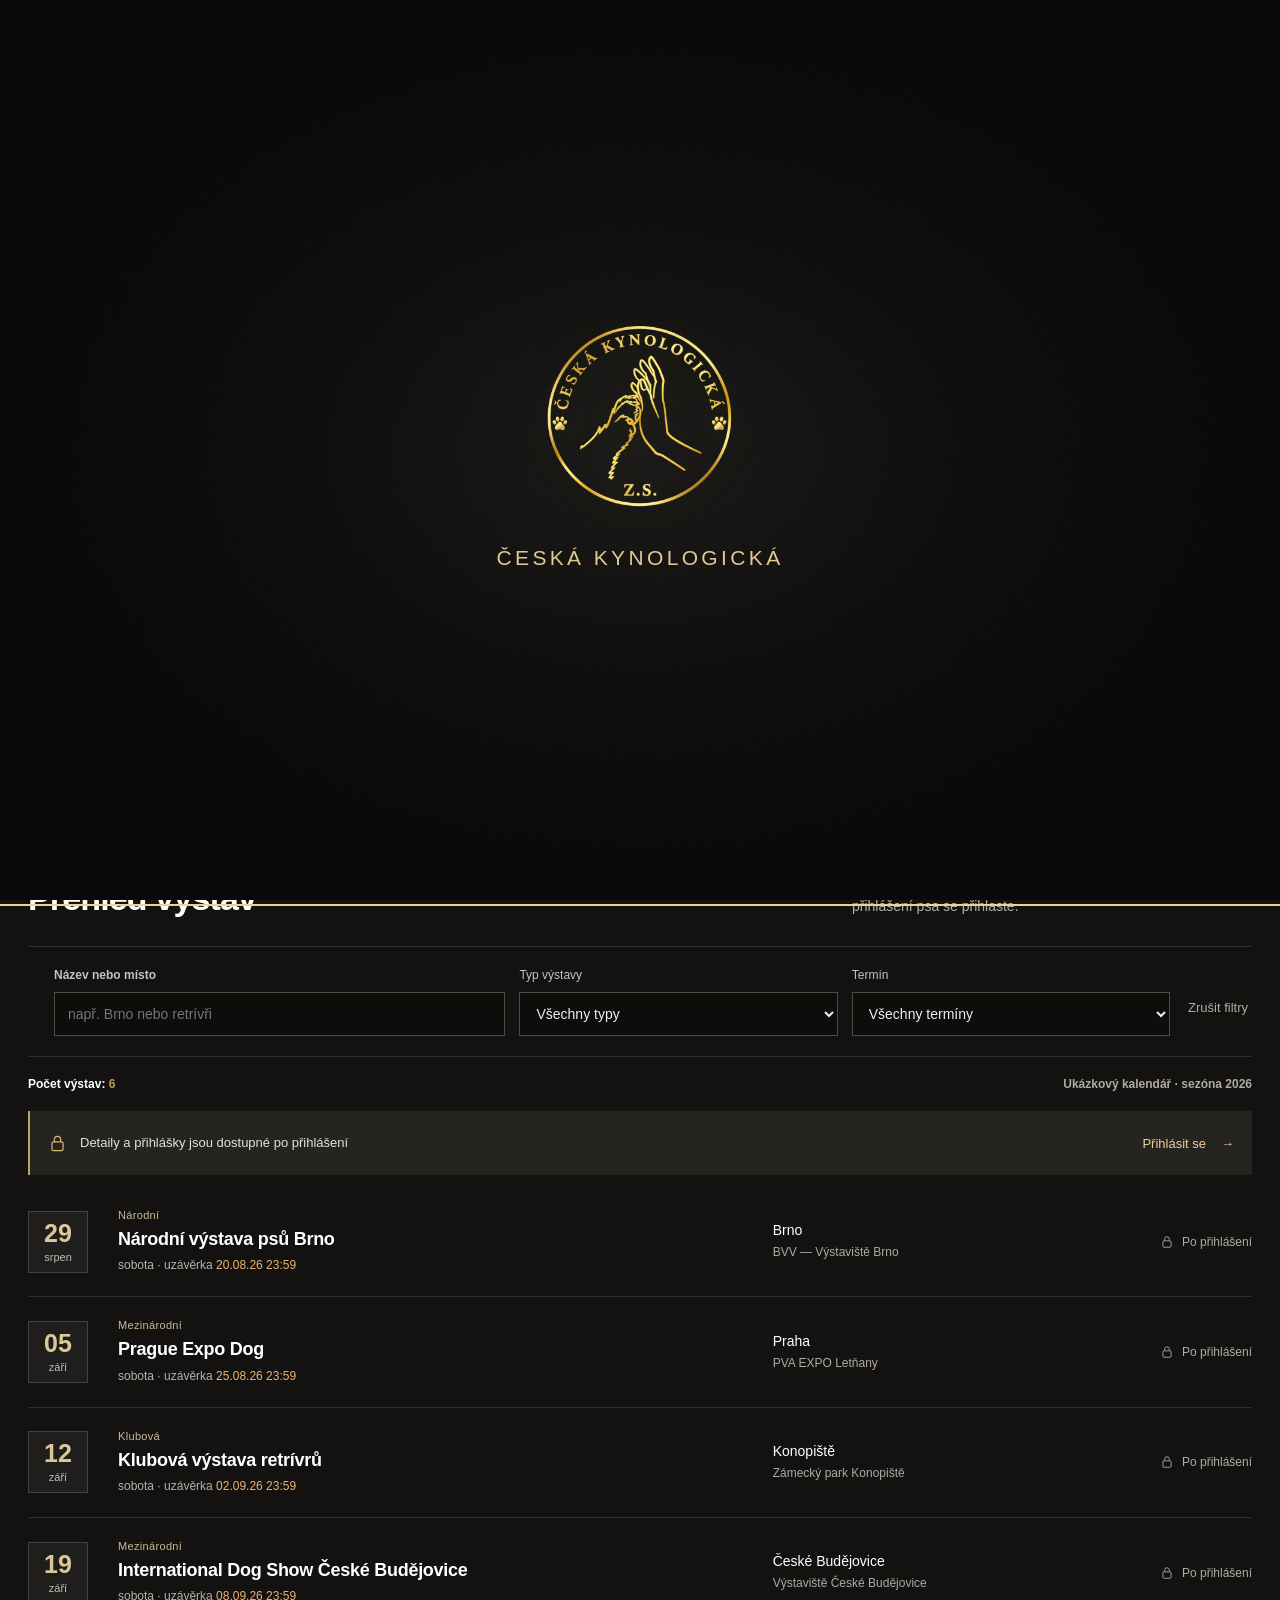
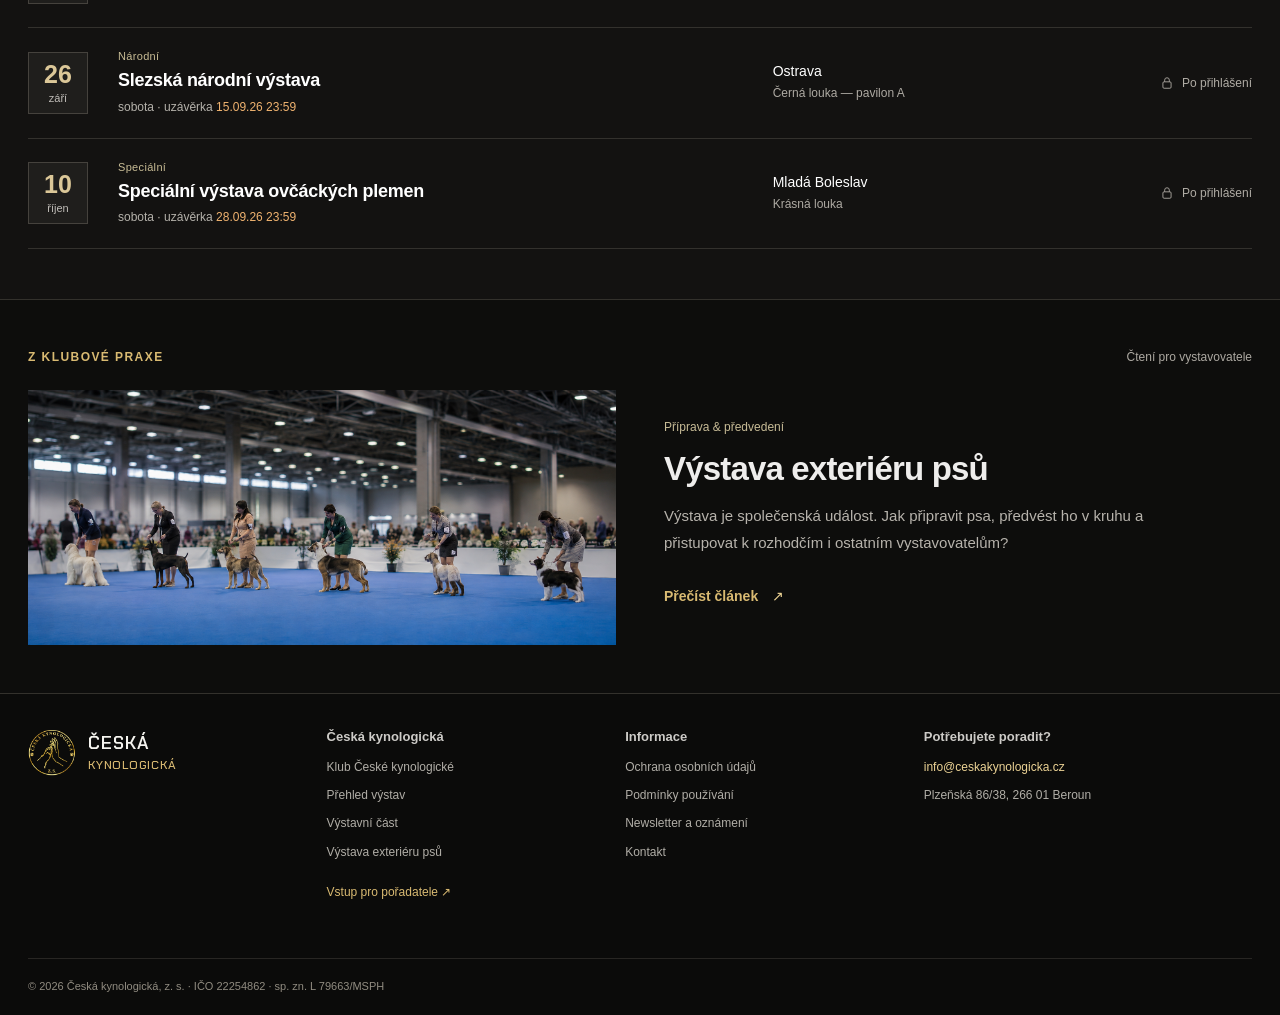
<file: index.html>
<!doctype html>
<html lang="cs">
  <head>
    <meta charset="UTF-8" />
    <meta name="viewport" content="width=device-width, initial-scale=1.0" />
    <meta
      name="description"
      content="Česká kynologická — klub, články z kynologické praxe a výstavy psů. Výstavní agenda pro přihlášené vystavovatele."
    />
    <meta name="theme-color" content="#090909" />
    <title>Česká kynologická | Klub a výstavy psů</title>
    <link rel="icon" href="Zadani/logo-pruhledne.png" type="image/png" />
    <link rel="stylesheet" href="styles.css?v=20261004-square" />
    <link rel="stylesheet" href="portal.css?v=20261004-square" />
    <link rel="stylesheet" href="prototype-theme.css?v=20261004-square" />
    <link rel="stylesheet" href="public-site.css?v=20261004-photo-hero" />
    <link rel="stylesheet" href="site-header.css?v=20261004-arrow" />
    <link rel="stylesheet" href="member-zone.css?v=20261004-square" />
    <link rel="stylesheet" href="event-management.css?v=20261004-contact" />
    <link rel="stylesheet" href="brand.css?v=20261004-angular" />
</head>
  <body>
    <a class="skip-link" href="#main-content">Přeskočit na obsah</a>
    <dialog class="brand-intro" id="brand-intro" aria-label="Vítejte na stránkách České kynologické">
      <div class="intro-atmosphere" aria-hidden="true"></div>
      <div class="intro-brand">
        <img class="intro-logo" src="Zadani/logo-pruhledne.png" alt="Znak České kynologické" width="1271" height="1237" fetchpriority="high" />
        <p class="intro-name">Česká kynologická</p>
      </div>
    </dialog>
    <div class="noise" aria-hidden="true"></div>

    <header class="site-header" id="top">
      <a class="brand brand-lockup" href="#uvod" aria-label="Česká kynologická — úvod">
        <img src="Zadani/logo-pruhledne.png" alt="" width="48" height="48" />
        <span class="brand-wordmark"><b>Česká</b><small>kynologická</small></span>
      </a>

      <nav class="desktop-nav" aria-label="Hlavní navigace">
        <a href="#uvod">Úvod</a>
        <a href="#klub">Klub</a>
        <a href="#vystavy">Výstavy <svg class="nav-lock" viewBox="0 0 24 24" aria-hidden="true"><rect x="5" y="10" width="14" height="11" rx="2"/><path d="M8 10V7a4 4 0 0 1 8 0v3"/></svg></a>
        <a href="kontakt.html">Kontakt</a>
        <button class="desktop-profile-link" id="desktop-profile-link" type="button" data-open-member-profile hidden><span aria-hidden="true">○</span>Můj profil</button>
      </nav>

      <div class="header-actions">
        <button class="text-button admin-preview-link" type="button" data-enter-admin>
          <span aria-hidden="true">◇</span> Pro pořadatele
        </button>
        <button class="text-button header-member-access" id="header-member-access" type="button" data-open-account="login" aria-expanded="false" aria-controls="member-account-menu">
          <span class="header-member-guest-icon" aria-hidden="true">
            <svg viewBox="0 0 24 24"><circle cx="12" cy="8" r="3.5" /><path d="M5 20c.8-4.4 3.1-6.7 7-6.7s6.2 2.3 7 6.7" /></svg>
          </span>
          <span class="header-member-avatar" id="header-member-avatar" hidden>PN</span>
          <span class="header-member-copy">
            <small id="header-member-kicker">Členská zóna</small>
            <strong id="header-member-label">Přihlásit se</strong>
          </span>
          <span class="header-member-arrow" id="header-member-arrow" aria-hidden="true" hidden>→</span>
        </button>
        <button class="gold-button compact" id="header-register-button" type="button" data-open-account="register">
          Vytvořit účet
          <svg class="header-register-arrow" viewBox="0 0 20 20" width="16" height="16" aria-hidden="true" focusable="false"><path d="M5 15 15 5M5 5h10v10" /></svg>
        </button>
        <button class="menu-button" type="button" aria-label="Otevřít menu" aria-expanded="false" aria-controls="mobile-navigation">
          <span></span><span></span>
        </button>
        <div class="member-account-menu" id="member-account-menu" hidden>
          <div class="member-account-menu-head"><span class="header-member-avatar">PN</span><div><small>Přihlášený profil</small><b>Petr Novák</b></div></div>
          <button type="button" data-open-member-zone><span>Členská zóna</span><small>Psi, přihlášky a výstavy</small></button>
          <button type="button" data-open-member-profile><span>Můj profil</span><small>Osobní a kontaktní údaje</small></button>
          <button class="member-account-signout" type="button" data-sign-out>Odhlásit se</button>
        </div>
      </div>

      <nav class="mobile-nav" id="mobile-navigation" aria-label="Mobilní navigace" hidden>
        <div class="mobile-nav-panel">
          <div class="mobile-nav-head">
            <div class="mobile-nav-title">
              <span>Hlavní nabídka</span>
              <b>Kam chcete pokračovat?</b>
            </div>
            <button class="mobile-nav-close" type="button" aria-label="Zavřít menu">×</button>
          </div>
          <div class="mobile-nav-links">
            <a href="#uvod"><span>01</span><b>Úvod</b><i>→</i></a>
            <a href="#klub"><span>02</span><b>Klub</b><i>→</i></a>
            <a href="#vystavy"><span>03</span><b>Výstavy</b><i>→</i></a>
            <a href="kontakt.html"><span>04</span><b>Kontakt</b><i>→</i></a>
            <button type="button" id="mobile-member-access" data-open-account="login"><span>04</span><b>Přihlásit se</b><i>→</i></button>
            <button type="button" id="mobile-profile-link" data-open-member-profile hidden><span>04</span><b>Můj profil</b><i>→</i></button>
            <button type="button" data-enter-admin><span>05</span><b>Pro pořadatele</b><i>↗</i></button>
          </div>
          <p class="mobile-nav-foot">Česká kynologická · klub a výstavy</p>
        </div>
      </nav>
    </header>

    <main id="main-content" tabindex="-1">
      <section class="club-section" data-public-page="klub" hidden aria-labelledby="club-title">
        <a class="back-link" href="#uvod">← Zpět na úvod</a>
        <div class="club-heading">
          <p class="eyebrow">O klubu</p>
          <h1 id="club-title" tabindex="-1">Klub České kynologické</h1>
          <p class="club-introduction">Spojuje nás vztah ke psům a ke kynologii. Sdílíme zkušenosti z výstavního kruhu, přípravy psů i jejich předvádění.</p>
        </div>
      </section>

      <section class="hero-section access-section" data-public-page="uvod prihlaseni registrace" hidden aria-label="Přihlášení a registrace vystavovatele">
        <a class="back-link" href="#uvod">← Zpět na úvod</a>
        <div class="hero-shell">
          <img class="access-backdrop" src="cover.png" alt="" width="1983" height="793" fetchpriority="high" />

          <aside class="login-pane" id="hero-auth-card" aria-label="Členská zóna">
            <div class="auth-flipper">
              <section class="auth-face auth-login-face" aria-labelledby="login-heading">

                <div class="login-content" id="hero-login-content">
                  <p class="eyebrow">Vstup pro vystavovatele</p>
                  <h1 id="login-heading" tabindex="-1">Přihlášení</h1>
                  <p>Přihlaste se ke svým psům a výstavám.</p>

                  <form id="hero-login-form" class="login-form" novalidate>
                    <label>
                      <span id="login-email-label">E-mail</span>
                      <input aria-labelledby="login-email-label" id="login-email" type="email" name="email" placeholder="vas@email.cz" autocomplete="email" aria-describedby="login-email-error" required /><small class="field-error" id="login-email-error" hidden>Zadejte svůj e-mail.</small>
                    </label>
                    <label>
                      <span id="login-password-label">Heslo</span>
                      <span class="password-field">
                        <input
                          type="password"
                          name="password"
                          id="login-password"
                          aria-labelledby="login-password-label"
                          aria-describedby="login-password-error"
                          placeholder="Vaše heslo"
                          autocomplete="current-password"
                          required
                        />
                        <button class="password-toggle" type="button" aria-label="Zobrazit heslo">
                          <svg viewBox="0 0 24 24" aria-hidden="true">
                            <path d="M2.5 12s3.5-6 9.5-6 9.5 6 9.5 6-3.5 6-9.5 6-9.5-6-9.5-6Z" />
                            <circle cx="12" cy="12" r="2.6" />
                          </svg>
                        </button>
                      </span>
                    </label>
                    <small class="field-error" id="login-password-error" hidden>Zadejte své heslo.</small>
                    <div class="form-meta login-help-row">

                      <button class="inline-button" type="button" data-toast="V demu se přihlaste libovolným neprázdným e-mailem a heslem. Obnova hesla zatím neodesílá e-mail.">
                        Zapomenuté heslo?
                      </button>
                    </div>
                    <div class="login-primary-actions">
                      <button class="gold-button login-submit" type="submit">
                        Přihlásit se
                        <span aria-hidden="true">→</span>
                      </button>
                    </div>
                    <p class="login-registration">Ještě nemáte účet? <button class="registration-button" type="button" data-hero-register>Vytvořit účet <span aria-hidden="true">→</span></button></p>
                    <p class="session-note">Demo přístup: libovolný neprázdný e-mail a heslo.</p>
                  </form>
                </div>
                <div class="login-content hero-member-session" id="hero-member-session" hidden>
                  <span class="panel-number">PŘIHLÁŠENÝ PROFIL</span>
                  <div class="hero-member-identity"><span>PN</span><div><small>Členská zóna</small><h2>Petr Novák</h2></div></div>
                  <p>Spravujte své psy, přihlášky, dokumenty a platby na jednom místě.</p>
                  <div class="hero-member-summary"><span><b>2</b> psi v profilu</span><span><b>3</b> přihlášky</span></div>
                  <button class="gold-button" type="button" data-open-account="login">Otevřít členskou zónu <span>→</span></button>
                </div>
                <div class="panel-monogram" aria-hidden="true">ČK</div>
              </section>

              <section class="auth-face auth-register-face" aria-labelledby="hero-register-heading" aria-hidden="true">
                <div class="hero-register-content">
                  <div class="hero-register-fields">
                    <header class="registration-heading">
                      <div><h1 id="hero-register-heading" tabindex="-1">Vytvořit účet</h1><p>Jeden profil pro vaše psy a výstavní přihlášky.</p></div>
                      <button class="back-to-login" type="button" data-hero-login>← Přihlášení</button>
                    </header>
                    <form id="hero-register-form" class="hero-register-form" novalidate>
                      <div class="form-error-summary" id="registration-error-summary" role="alert" tabindex="-1" hidden>
                        <strong>Registraci zatím nelze odeslat</strong>
                        <p>Opravte prosím označená pole</p>
                        <ul></ul>
                      </div>
                      <fieldset class="registration-block">
                        <legend>Osobní údaje</legend>
                        <div class="hero-register-grid">
                          <label class="col-4 mobile-span-3"><span>Jméno *</span><input name="firstName" autocomplete="given-name" required /></label>
                          <label class="col-4 mobile-span-3"><span>Příjmení *</span><input name="lastName" autocomplete="family-name" required /></label>
                          <label class="col-2 mobile-span-1"><span>Titul před</span><input name="titleBefore" autocomplete="honorific-prefix" placeholder="Ing." /></label>
                          <label class="col-2 mobile-span-1"><span>Titul za</span><input name="titleAfter" autocomplete="honorific-suffix" placeholder="Ph.D." /></label>
                        </div>
                      </fieldset>

                      <fieldset class="registration-block">
                        <legend>Kontaktní údaje</legend>
                        <div class="hero-register-grid">
                          <label class="col-2 mobile-span-1"><span>Předvolba *</span><select name="dialCode" required><option value="+420">+420</option><option value="+421">+421</option><option value="+43">+43</option><option value="+49">+49</option></select></label>
                          <label class="col-4 mobile-span-3"><span>Telefonní číslo *</span><input type="tel" name="phone" autocomplete="tel-national" inputmode="tel" pattern="[0-9 ]{9,14}" placeholder="777 123 456" required /></label>
                          <label class="col-3 mobile-span-2"><span>E-mail *</span><input type="email" name="email" autocomplete="email" placeholder="vas@email.cz" required /></label>
                          <label class="col-3 mobile-span-2"><span>E-mail znovu *</span><input type="email" name="emailConfirmation" autocomplete="email" required /></label>
                        </div>
                      </fieldset>

                      <fieldset class="registration-block">
                        <legend>Trvalé bydliště</legend>
                        <div class="hero-register-grid">
                          <label class="col-4 mobile-span-4"><span>Ulice a č.p. *</span><input name="street" autocomplete="street-address" required /></label>
                          <label class="col-3 mobile-span-2"><span>Město *</span><input name="city" autocomplete="address-level2" required /></label>
                          <label class="col-2 mobile-span-2"><span>PSČ *</span><input name="zip" autocomplete="postal-code" inputmode="numeric" pattern="[0-9 ]{5,6}" required /></label>
                          <label class="col-3 mobile-span-4"><span>Stát *</span><select name="country" autocomplete="country-name" required><option>Česká republika</option><option>Slovensko</option><option>Rakousko</option><option>Německo</option><option>Polsko</option></select></label>
                        </div>
                      </fieldset>

                      <fieldset class="registration-block delivery-block">
                        <legend>Doručovací adresa</legend>
                        <label class="terms-check same-address-toggle"><input type="checkbox" name="sameAddress" checked /><span></span><span class="consent-copy">Stejná jako trvalé bydliště</span></label>
                        <div class="hero-register-grid delivery-address-fields" id="delivery-address-fields" hidden>
                          <label class="col-4 mobile-span-4"><span>Ulice a č.p. *</span><input name="deliveryStreet" autocomplete="shipping street-address" /></label>
                          <label class="col-3 mobile-span-2"><span>Město *</span><input name="deliveryCity" autocomplete="shipping address-level2" /></label>
                          <label class="col-2 mobile-span-2"><span>PSČ *</span><input name="deliveryZip" autocomplete="shipping postal-code" inputmode="numeric" pattern="[0-9 ]{5,6}" /></label>
                          <label class="col-3 mobile-span-4"><span>Stát *</span><select name="deliveryCountry" autocomplete="shipping country-name"><option>Česká republika</option><option>Slovensko</option><option>Rakousko</option><option>Německo</option><option>Polsko</option></select></label>
                        </div>
                      </fieldset>

                      <fieldset class="registration-block account-access-block">
                        <legend>Přístup do účtu</legend>
                        <div class="hero-register-grid">
                          <label class="col-4 mobile-span-4"><span>Uživatelské jméno *</span><input name="username" autocomplete="username" pattern="[A-Za-z0-9_.@-]{4,}" placeholder="např. jana.novakova" required /><small>Písmena, číslice a znaky _ . @ -</small></label>
                          <label class="col-4 mobile-span-2"><span>Heslo *</span><input type="password" name="password" autocomplete="new-password" minlength="8" pattern="(?=.*[a-z])(?=.*[A-Z])(?=.*\d).{8,}" required /><small>Min. 8 znaků, velké a malé písmeno, číslo.</small></label>
                          <label class="col-4 mobile-span-2"><span>Heslo znovu *</span><input type="password" name="passwordConfirmation" autocomplete="new-password" minlength="8" required /></label>
                        </div>
                      </fieldset>

                      <div class="registration-consents">
                        <label class="terms-check compact-consent primary-consent"><input type="checkbox" name="terms" required /><span></span><span class="consent-copy">Souhlasím s <a href="podminky.html">podmínkami</a> a potvrzuji seznámení se <a href="ochrana-osobnich-udaju.html">zpracováním osobních údajů</a>. *</span></label>
                        <label class="terms-check compact-consent adult-consent"><input type="checkbox" name="adult" required /><span></span><span class="consent-copy">Je mi alespoň 18 let, případně jednám jako zákonný zástupce. *</span></label>
                        <label class="terms-check compact-consent marketing-consent"><input type="checkbox" name="marketing" /><span></span><span class="consent-copy">Chci dobrovolně dostávat newsletter a pozvánky. <a href="newsletter.html">Podrobnosti</a></span></label>
                      </div>
                      <div class="registration-submit-bar">
                        <p><b>Máte vše vyplněno?</b><span>Povinné údaje zkontrolujeme před odesláním.</span></p>
                        <button class="gold-button hero-register-submit" type="submit">Dokončit registraci <span>→</span></button>
                      </div>
                    </form>
                  </div>

                  <div class="hero-registration-success" hidden>
                    <div class="success-seal">✓</div>
                    <span class="panel-number">REGISTRACE DOKONČENA</span>
                    <h2>Profil je připraven</h2>
                    <p>Účet pro adresu <b id="hero-registered-email">váš e-mail</b> byl vytvořen. Nyní můžete přidat své psy a spravovat přihlášky.</p>
                    <button class="gold-button" type="button" id="hero-continue-first-login">Otevřít můj profil <span>→</span></button>
                  </div>
                </div>
                <div class="panel-monogram" aria-hidden="true">ČK</div>
              </section>
            </div>
          </aside>
        </div>

        <div class="access-footer"><a class="text-link" href="#kalendar">Přehled výstav <span aria-hidden="true">→</span></a><p class="access-demo-note">Ukázka portálu · data se uchovají jen do obnovení stránky. E-maily a platby jsou pouze demonstrační.</p></div>
      </section>

      <section class="events-section" id="kalendar" data-public-page="uvod" aria-labelledby="events-title">
        <div class="section-heading">
          <div>
            <p class="eyebrow dark">Veřejný přehled</p>
            <h2 id="events-title">Přehled výstav</h2>
          </div>
          <p class="heading-copy">
            Vyberte si podle termínu, místa nebo typu výstavy. Pro detail a přihlášení psa se přihlaste.
          </p>
        </div>

        <button class="mobile-filter-toggle" id="mobile-filter-toggle" type="button" aria-expanded="false" aria-controls="event-filters">
          <span>Filtrovat výstavy</span>
          <b>Otevřít filtry</b>
        </button>

        <form class="event-filters" id="event-filters">
          <label class="search-field">
            <svg viewBox="0 0 24 24" aria-hidden="true">
              <circle cx="11" cy="11" r="7" />
              <path d="m20 20-4-4" />
            </svg>
            <span class="search-field-label">Název nebo místo</span>
            <input id="event-search" type="search" placeholder="např. Brno nebo retrívři" />
          </label>
          <label class="date-filter-field">
            <span>Typ výstavy</span>
            <select id="type-filter">
              <option value="all">Všechny typy</option>
              <option value="Mezinárodní">Mezinárodní</option>
              <option value="Národní">Národní</option>
              <option value="Klubová">Klubové</option>
              <option value="Speciální">Speciální</option>
            </select>
          </label>
          <label class="date-filter-field"><span>Termín</span><select id="date-filter" aria-label="Termín výstavy"><option value="all">Všechny termíny</option></select></label>
          <button class="filter-reset" id="filter-reset" type="reset">Zrušit filtry</button>
        </form>

        <div class="list-heading">
          <p>Počet výstav: <span id="event-count">6</span></p>
          <span>Ukázkový kalendář · sezóna 2026</span>
        </div>

        <div class="exhibition-access-note" id="exhibition-access-note"><div><svg viewBox="0 0 24 24" aria-hidden="true"><rect x="5" y="10" width="14" height="11" rx="2"/><path d="M8 10V7a4 4 0 0 1 8 0v3"/></svg><p><b>Detaily a přihlášky jsou dostupné po přihlášení</b><span>Prohlížení termínů je volně přístupné.</span></p></div><a href="#vystavy">Přihlásit se <span aria-hidden="true">→</span></a></div>
        <div class="event-list" id="event-list" aria-live="polite"></div>
        <div class="empty-state" id="empty-state" hidden>
          <span>⌕</span>
          <h3>Žádná akce neodpovídá výběru</h3>
          <p>Zkuste jiné datum, typ výstavy nebo lokalitu.</p>
          <button class="outline-button" type="button" id="empty-reset">Zobrazit všechny akce</button>
        </div>
      </section>

      <section class="club-journal" data-public-page="uvod klub" aria-labelledby="journal-title">
        <div class="journal-label"><p class="eyebrow">Z klubové praxe</p><span>Čtení pro vystavovatele</span></div>
        <a class="journal-feature" href="#vystava-exterieru-psu"><div class="journal-image"><img src="cover.png" alt="Psi a jejich psovodi při posuzování" loading="lazy" width="1983" height="793" /></div><div class="journal-copy"><span class="article-category">Příprava &amp; předvedení</span><h2 id="journal-title">Výstava exteriéru psů</h2><p>Výstava je společenská událost. Jak připravit psa, předvést ho v kruhu a přistupovat k rozhodčím i ostatním vystavovatelům?</p><span class="text-link">Přečíst článek <span aria-hidden="true">↗</span></span></div></a>
      </section>
      <section class="club-contact-strip" data-public-page="klub" hidden><div><p class="eyebrow">Zůstaňme v kontaktu</p><h2>Máte dotaz pro klub?</h2></div><a class="outline-button" href="kontakt.html">Kontakty České kynologické <span aria-hidden="true">↗</span></a></section>
      <article class="club-article" data-public-page="vystava-exterieru-psu" hidden aria-labelledby="article-title">
        <a class="back-link article-back-link" href="#klub">← Zpět do klubu</a>
        <header class="article-heading">
          <img class="article-backdrop" src="cover.png" alt="" width="1983" height="793" loading="lazy" decoding="async" />
          <div class="article-heading-copy">
            <p class="eyebrow">Z klubové praxe / příprava na výstavu</p>
            <h1 id="article-title" tabindex="-1">Výstava <em>exteriéru psů</em></h1>
            <p class="article-lead">Výstavy psů a předvedení exteriéru psa. Co to vlastně znamená a obnáší? Pojďme si trochu zapolemizovat.</p>
            <div class="article-meta"><span>Článek České kynologické</span><span>6 témat z výstavního kruhu</span></div>
          </div>
        </header>
        <div class="article-layout"><nav class="article-toc" aria-label="Obsah článku"><span>V tomto článku</span><a href="#clanek-priprava"><span>01</span>Na každé výstavě záleží</a><a href="#clanek-spolecenska-udalost"><span>02</span>Výstava jako společenská událost</a><a href="#clanek-predvedeni"><span>03</span>Pes a psovod v kruhu</a><a href="#clanek-sportovni-pristup"><span>04</span>Úspěch se přeje i ostatním</a><a href="#clanek-posuzovatel"><span>05</span>Komunikace s posuzovatelem</a><a href="#clanek-pohyb-v-kruhu"><span>06</span>Základní pohyb v kruhu</a></nav><div class="article-prose"><section id="clanek-priprava"><span class="article-section-number">01</span><h2>Na každé výstavě záleží</h2><p>Je třeba si uvědomit, že je úplně jedno jaké výstavy se se svým psem účastníme. Oblastní, krajské, národní i mezinárodní výstavy absolvujeme proto, že chceme co nejlépe prezentovat svého psa. Pes je živý tvor a především od původu šelma tak bez tréninku nic nejde. Někteří psi mají dáno, že přesně vědí co dělat a jiní se to holt musí naučit tréninkem. V poslední době je často vidět nešvar, že handler – psovod má překrásného psíka, ale ten se neumí předvést (neví co se po něm chce). Myslím tím pohyb v kruhu, postoj či předvedení chrupu. Uvědomme si, že to není chyba psa ale psovoda. Co ho nenaučí to neumí. Takový pes by na výstavu vůbec neměl jezdit.</p></section><section id="clanek-spolecenska-udalost"><span class="article-section-number">02</span><h2>Výstava jako společenská událost</h2><p>Společenská událost? Co to je? Jedná se o událost, kdy psa připravíme, vykoupeme, vyčešeme, ostříháme, prostě uděláme vše pro to, aby byl nej. Pak vstoupí handler do kruhu v kraťasech, vytahaném tričku a v lepším případě teniskách. Byl jsem svědkem ale i crocs pantoflí. Je pravdou, že předvádíme psa a ne sebe, nicméně přeci mu ten jeho výstup nebudeme kazit. Takže jak by to mělo vypadat? Pokud mám tmavého psa tak určitě světlé oblečení tak, aby pes vynikl. V opačném případě tmavé oblečení. Nikdo asi nepožaduje smoking, ale jak jsem uvedl je to společenská akce a důstojné oblečení k ní patří.</p></section><section id="clanek-predvedeni"><span class="article-section-number">03</span><h2>Pes a psovod v kruhu</h2><p>Víte byl jsem svědkem mnoha excesů při předvádění exteriéru psa, ale aby handler na pokyn posuzovatele „oběhněte kroužek“ vyběhl ve směru hodinových ručiček to už byl vrchol. Jednalo se o mezinárodní výstavu. Na mou otázku proč odpověděl, že byl zmatený a nervózní. Uvědomme si, že nervozita a stres do kruhu nepatří. Vše se přenáší na toho našeho mazlíka a i on se takzvaně vykolejí. Každý kdo jde do kruhu by měl přesně vědět jak se zachovat při pokynu posuzovatele. Kroužek, ode mě ke mně, trojúhelník anebo při rozstřelu dvou jedinců že psi by, po domluvě, měli jít vedle sebe a to samé po otočce. To znamená, že pravý handler vede psa po levé noze, zatímco levý po pravé noze. Posuzovatel přeci musí vidět pohyb psů tak, aby mohl rozhodnout a nic by mu to nemělo rušit ani psovod. Při jakémkoli pokynu k pohybu vždy pes musí jít tak, aby byl vidět, směrem k posuzovateli, celý a neschovával se za handlerem.</p></section><section id="clanek-sportovni-pristup"><span class="article-section-number">04</span><h2>Úspěch se přeje i ostatním</h2><p>Na výstavu jezdím proto, že mne kynologie baví a chci se pochlubit uměním svým i svého psa. Pak nechápu proč při neúspěchu jsou lidé nerudní a naštvaní. Je to přeci zábava. Ano drahá, ale pořád zábava. Jednou vyhraje ten a podruhé někdo jiný. I našemu psovi to nemusí sednout, má nálady jako člověk a podle toho bychom se měli chovat. Přejme jeden druhému úspěch a radujme se z krásných výstav a krásných jedinců. Několikrát se i mě stalo, že jsme vypadli, ale vůbec by mě nenapadlo nepogratulovat vítězi. Vždyť je to slušnost. A když tak nad tím teď přemýšlím, v mnoha případech jsem byl při neúspěchu na vině já.</p></section><section id="clanek-posuzovatel"><span class="article-section-number">05</span><h2>Komunikace s posuzovatelem</h2><p>Posuzovatel – rozhodčí je osoba, která je v kruhu hlavní. Proto by mělo být pravidlem při vstupu do kruhu pozdravit a poslouchat pokyny. Nikdy nepolemizovat o rozhodnutí a nediskutovat s posuzovatelem. On a jen on rozhoduje o předvedení našeho jedince. To, že se nám nějaká rozhodnutí nelíbí se může stát. Nicméně on je ten hlavní a já musím provést prezentaci tak, aby byl ne spokojen, ale nadšen.</p></section><section id="clanek-pohyb-v-kruhu"><span class="article-section-number">06</span><h2>Základní pohyb v kruhu</h2><p>Jak jsem již psal výše, pohyb v kruhu určuje posuzovatel a handler by měl přesně akceptovat jeho pokyny. Běhání v kruhu všichni známe a pokud jsme tam sami není problém. Ovšem i tady, když dostanu pokyn „ode mě a zpět“ nebo „trojúhelník“ problémy s neznalostí handlera vídám. Základní poučka „pes musí být vždy viděn ze strany posuzovatele jako celek“. Problém nastává v momentě, kdy kruh je malý a jedinců je více. V žádném případě se v kruhu nepředbíhá, mohu si nechat odstup tak aby to mému psovi vyhovovalo, ale vždy v pořadí, které určí posuzovatel. Pokud jsem v řadě první, tak než vyběhnu je dobré zkontrolovat jestli psi za mnou jsou připraveni. Jinak by se mohlo stát, že doběhnu posledního, který ještě stojí. Uvědomme si, že každý z nás si upravuje vodítko i psa, tak, aby předvedení bylo super.</p></section><p class="article-closing">Tak myslím, že stačí. Popřeji Vám mnoho výstavních úspěchů a příště si třeba vysvětlíme co je to Vídeňská otočka.</p><div class="article-end"><a class="text-link" href="#klub">← Zpět do klubu</a><a class="text-link" href="#vystavy">Vstoupit do výstavní části →</a></div></div></div></article>
    </main>

    <footer class="site-footer">
      <div class="footer-brand brand-lockup">
        <img src="Zadani/logo-pruhledne.png" alt="" width="48" height="48" />
        <span class="brand-wordmark"><b>Česká</b><small>kynologická</small></span>
      </div>
      <div>
        <h3>Česká kynologická</h3>
        <a href="#klub">Klub České kynologické</a>
        <a href="#kalendar">Přehled výstav</a>
        <a href="#vystavy">Výstavní část</a>
        <a href="#vystava-exterieru-psu">Výstava exteriéru psů</a>
        <button class="footer-organizer" type="button" data-enter-admin>Vstup pro pořadatele ↗</button>
      </div>
      <div>
        <h3>Informace</h3>
        <a href="ochrana-osobnich-udaju.html">Ochrana osobních údajů</a>
        <a href="podminky.html">Podmínky používání</a>
        <a href="newsletter.html">Newsletter a oznámení</a>
        <a href="kontakt.html">Kontakt</a>
      </div>
      <div class="footer-contact">
        <h3>Potřebujete poradit?</h3>
        <a href="mailto:info@ceskakynologicka.cz">info@ceskakynologicka.cz</a>
        <span>Plzeňská 86/38, 266 01 Beroun</span>
      </div>
      <p class="copyright">© 2026 Česká kynologická, z. s. · IČO 22254862 · sp. zn. L 79663/MSPH</p>
    </footer>

    <section class="portal-shell member-portal-shell" id="member-portal" hidden aria-label="Členská zóna">
      <aside class="portal-sidebar">
        <a class="portal-brand brand-lockup" href="#" data-exit-portal aria-label="Česká kynologická — veřejný web">
          <img src="Zadani/logo-pruhledne.png" alt="" width="48" height="48" />
          <span class="brand-wordmark"><b>Česká</b><small>kynologická</small></span>
        </a>
        <div class="portal-account">
          <span>PN</span>
          <div><b>Petr Novák</b><small>Členský profil</small></div>
        </div>
        <nav aria-label="Členská navigace">
          <button type="button" data-member-panel="dogs"><span>◇</span><em>Moji psi</em><b id="member-dog-count">2</b></button>
          <div class="member-dog-subnav" aria-label="Profily psů">
            <div id="dog-roster-list">
              <button class="dog-roster-item active" type="button" data-dog-select="argo"><span>AG</span><div><b>Argo Golden Forest</b><small>Zlatý retrívr · pes</small></div><i>→</i></button>
              <button class="dog-roster-item" type="button" data-dog-select="bella"><span>BZ</span><div><b>Bella z Lučního dvora</b><small>Border kolie · fena</small></div><i>→</i></button>
            </div>
            <button class="dog-roster-add" type="button" data-open-dog><span>+</span><div><b>Přidat psa</b><small>Nový profil</small></div></button>
          </div>
          <button type="button" data-member-panel="applications"><span>▤</span><em>Přihlášky</em><b>3</b></button>
          <button class="active" type="button" data-member-panel="member-events"><span>□</span><em>Výstavy</em></button>
          <button type="button" data-member-panel="profile"><span>○</span><em>Můj profil</em></button>
        </nav>
        <div class="portal-sidebar-bottom">
          <button type="button" data-exit-portal>← Veřejný web</button>
          <button type="button" data-sign-out>Odhlásit se</button>
        </div>
      </aside>

      <div class="portal-main">
        <header class="portal-topbar">
          <button class="portal-menu" type="button" aria-label="Otevřít navigaci">☰</button>
          <div><span>Členská zóna</span><b id="member-panel-title">Výstavy</b></div>
          <button class="notification-button" type="button" aria-label="Oznámení">◌<i>2</i></button>
          <a class="portal-home-link brand-lockup brand-lockup--compact" href="#top" data-exit-portal aria-label="Přejít na domovskou stránku České kynologické">
            <img src="Zadani/logo-pruhledne.png" alt="" width="48" height="48" />
            <span class="brand-wordmark"><b>Česká</b><small>kynologická</small></span>
          </a>
        </header>

        <main class="portal-content">
    <section class="portal-panel application-workspace" data-member-content="application-new" id="application-workspace" aria-labelledby="application-event-name">
      <div class="application-card">
        <button class="back-link" type="button" data-member-panel="member-events">← Zpět na výstavy</button>
        <div class="application-head">
          <div>
            <span class="eyebrow dark">Online přihláška</span>
            <h1 id="application-event-name" tabindex="-1">Přihlášení psa</h1>
          </div>
          <span class="draft-label">Údaje načtené z profilu</span>
        </div>
        <form id="application-form" novalidate>
          <section class="application-profile-summary"><div><span>Vystavovatel</span><b>Petr Novák</b></div><div><span>Kontakt</span><b>petr.novak@email.cz · +420 777 123 456</b></div><div><span>Adresa</span><b>Výstavní 12, 110 00 Praha</b></div><button type="button" data-member-panel="profile">Upravit v profilu</button></section>
          <section class="application-single-step">
            <div class="form-section-title"><span>01</span><div><h3>Vyberte psa</h3><p>Všechny ostatní údaje se automaticky použijí z vašeho profilu</p></div></div>
            <p id="application-eligibility-note" class="event-notice" role="status"></p><div class="application-dog-options" id="application-dog-options"></div>
            <div class="application-auto-class"><div><span>Soutěžní třída</span><select id="application-class" name="showClass" aria-label="Soutěžní třída" required></select><small>Povolené třídy pro vybrané plemeno</small></div><div><span>Výstava</span><b id="summary-event">—</b><small id="application-event-place">—</small></div></div>
            <div class="form-section-title payment-title"><span>02</span><div><h3>Platba</h3><p>Vyberte způsob úhrady registračního poplatku</p></div></div>
            <div class="application-payment-options"><label><input type="radio" name="paymentMethod" value="qr" /><span><b>QR platba</b><small>Zobrazit QR kód a platební údaje</small></span><i data-application-price>1 100 Kč</i></label><label><input type="radio" name="paymentMethod" value="transfer" checked /><span><b>Bankovní převod</b><small>Pokyny obdržíte e-mailem</small></span><i data-application-price>1 100 Kč</i></label></div>
            <label class="terms-check">
              <input type="checkbox" name="terms" required />
              <span></span>
              <p>Potvrzuji závaznou přihlášku a souhlasím s <a href="podminky.html">propozicemi výstavy a podmínkami účasti</a>. *</p>
            </label>
            <label class="terms-check">
              <input type="checkbox" name="privacyNotice" required />
              <span></span>
              <p>Potvrzuji, že jsem se seznámil(a) s <a href="ochrana-osobnich-udaju.html">informacemi o zpracování osobních údajů</a>. *</p>
            </label>
          </section>
          <div class="application-actions single"><span>Demo přihláška · údaje se trvale neukládají a žádný e-mail se neodesílá.</span><button class="gold-button" id="application-submit" type="submit">Odeslat přihlášku <span>→</span></button></div>
        </form>
      </div>
    </section>


          <section class="portal-panel" data-member-content="dogs">
            <div class="portal-welcome compact member-page-heading"><div><h1>Moji psi</h1><p>Profily psů, jejich doklady a výstavní výsledky.</p></div><button class="gold-button member-add-dog" type="button" data-open-dog><span aria-hidden="true">+</span>Přidat psa</button></div>
            <div class="member-mobile-dog-switcher" aria-label="Vyberte profil psa">
              <button class="active" type="button" data-dog-select="argo"><span>AG</span><b>Argo</b></button>
              <button type="button" data-dog-select="bella"><span>BZ</span><b>Bella</b></button>
              <button class="member-mobile-add-dog" type="button" data-open-dog><span>+</span><b>Přidat</b></button>
            </div>
            <div class="member-dog-workspace" id="dog-profile-view">
              <article class="dog-detail-card">
                <header class="dog-detail-head"><div><span class="dog-detail-avatar" id="dog-detail-avatar">AG</span><div><h2 id="dog-detail-name">Argo Golden Forest</h2><small id="dog-detail-meta">Zlatý retrívr · pes</small></div></div><button class="dog-edit-button" id="dog-detail-edit" type="button" data-edit-dog>Upravit údaje <span aria-hidden="true">→</span></button></header>
                <nav class="dog-detail-tabs" aria-label="Detail psa">
                  <button class="active" type="button" data-dog-tab="basic">Základní údaje</button>
                  <button type="button" data-dog-tab="documents">Dokumenty <b>2</b></button>
                  <button type="button" data-dog-tab="awards">Ocenění <b>2</b></button>
                </nav>

                <section class="dog-detail-section active" data-dog-tab-content="basic">
                  <section class="dog-summary-section"><div class="dog-form-heading"><span>01</span><div><h3>Identifikace psa</h3><p>Údaje podle průkazu původu a označení psa</p></div></div><dl class="dog-facts-grid">
                    <div class="wide"><dt>Celé jméno</dt><dd data-dog-display="fullName"></dd></div><div><dt>Jméno psa</dt><dd data-dog-display="callName"></dd></div><div><dt>Pohlaví</dt><dd data-dog-display="sex"></dd></div>
                    <div><dt>Zápisové číslo</dt><dd data-dog-display="registration"></dd></div><div><dt>Číslo čipu</dt><dd data-dog-display="chip"></dd></div><div><dt>Datum narození</dt><dd data-dog-display="birth"></dd></div><div><dt>Tetovací číslo</dt><dd data-dog-display="tattoo"></dd></div>
                  </dl></section>
                  <section class="dog-summary-section"><div class="dog-form-heading"><span>02</span><div><h3>Původ a plemeno</h3><p>Chovatelská stanice, chovatel a zařazení plemene</p></div></div><dl class="dog-facts-grid">
                    <div class="wide"><dt>Plemeno</dt><dd data-dog-display="breed"></dd></div><div class="wide"><dt>Skupina plemen</dt><dd data-dog-display="breedGroup"></dd></div><div><dt>Varieta</dt><dd data-dog-display="variety"></dd></div>
                    <div><dt>Chovatelská stanice</dt><dd data-dog-display="kennel"></dd></div><div><dt>Chovatel</dt><dd data-dog-display="breeder"></dd></div><div><dt>Vlastník</dt><dd>Petr Novák</dd></div>
                    <div><dt>Otec</dt><dd data-dog-display="fatherName"></dd><small data-dog-display="fatherRegistration"></small></div><div><dt>Matka</dt><dd data-dog-display="motherName"></dd><small data-dog-display="motherRegistration"></small></div>
                  </dl></section>
                </section>

                <section class="dog-detail-section" data-dog-tab-content="documents">
                  <div class="dog-section-intro"><div><h3>Dokumenty</h3><span>Průkaz původu a další doklady psa. PDF, JPG nebo PNG · max. 10 MB.</span></div></div>
                  <div class="member-upload-grid"><label class="member-upload-card"><input id="pedigree-upload" type="file" accept=".pdf,.jpg,.jpeg,.png" aria-label="Nahrát průkaz původu" /><span aria-hidden="true">↑</span><b>Nahrát průkaz původu</b></label><label class="member-upload-card"><input id="dog-document-upload" type="file" accept=".pdf,.jpg,.jpeg,.png" multiple aria-label="Přidat dokument" /><span aria-hidden="true">+</span><b>Přidat dokument</b></label></div>
                  <div class="member-file-list" id="dog-document-list"><article><span class="file-type">PDF</span><div><b>Průkaz původu — Argo</b><small>argo-prukaz-puvodu.pdf · 1,8 MB</small></div><i class="status-badge paid">Ověřeno</i><button type="button" data-toast="Náhled dokumentu je připravený.">Zobrazit</button></article><article><span class="file-type image">JPG</span><div><b>Výsledek RTG</b><small>rtg-argo.jpg · 920 kB</small></div><i class="status-badge review">Čeká na kontrolu</i><button type="button" data-toast="Náhled dokumentu je připravený.">Zobrazit</button></article></div>
                </section>

                <section class="dog-detail-section" data-dog-tab-content="awards">
                  <div class="dog-section-intro"><div><h3>Ocenění a šampionáty</h3><span>Výsledky, diplomy a posudky doplňuje administrátor.</span></div></div>
                  <div class="award-list" id="dog-award-list"></div>
                </section>
              </article>
            </div>

            <section class="dog-create-view" id="dog-create-view" hidden>
              <form class="dog-create-form" id="dog-create-form" novalidate>
                <header class="dog-create-head">
                  <button type="button" data-cancel-dog-create aria-label="Zpět k profilu psa">←</button>
                  <div><p class="eyebrow dark" id="dog-form-eyebrow">Nový profil psa</p><h1 id="dog-form-title">Přidat psa</h1><span id="dog-form-copy">Údaje vyplňte podle průkazu původu.</span></div>
                  <label class="dog-photo-upload"><input id="new-dog-photo" name="newDogPhoto" type="file" accept=".jpg,.jpeg,.png" aria-label="Nahrát nepovinnou fotografii psa" /><span id="dog-photo-preview"><b>+</b><small>Fotografie psa</small></span><span class="dog-photo-copy"><b>Fotografie psa</b><small>Nepovinná · JPG, PNG · do 10 MB</small></span></label>
                </header>

                <section class="dog-form-group"><div class="dog-form-heading"><span>01</span><div><h3>Identifikace psa</h3><p>Povinné identifikační údaje a označení psa</p></div></div><div class="member-form-grid floating-form-grid">
                  <label class="floating-field span-4"><input name="newDogCallName" placeholder=" " required /><span>Jméno psa *</span></label><label class="floating-field span-8"><input name="newDogName" placeholder=" " required /><span>Celé jméno podle průkazu původu *</span></label>
                  <label class="floating-field span-4"><input name="newDogRegistration" placeholder=" " required /><span>Zápisové číslo *</span></label><label class="floating-field span-4"><input name="newDogChip" inputmode="numeric" placeholder=" " required /><span>Číslo čipu *</span></label><label class="floating-field span-4"><input name="newDogTattoo" placeholder=" " /><span>Tetovací číslo</span></label>
                  <label class="floating-field span-4"><input type="date" name="newDogBirth" placeholder=" " required /><span>Datum narození *</span></label><label class="floating-field span-4"><select name="newDogSex" required><option value="" selected></option><option>Pes</option><option>Fena</option></select><span>Pohlaví *</span></label><label class="floating-field span-4"><input name="newDogVariety" placeholder=" " /><span>Varieta plemene</span></label>
                </div></section>

                <section class="dog-form-group"><div class="dog-form-heading"><span>02</span><div><h3>Původ a plemeno</h3><p>Plemeno vyberete z kompletního katalogu ČMKU</p></div></div><div class="member-form-grid floating-form-grid">
                  <label class="floating-field span-4"><input name="newDogKennel" placeholder=" " /><span>Chovatelská stanice</span></label><label class="floating-field span-4"><input name="newDogBreeder" placeholder=" " /><span>Chovatel</span></label>
                  <div class="floating-picker-wrap span-4"><button class="floating-picker" type="button" data-open-breed-picker="group"><span>Skupina plemen *</span><b id="new-dog-group-label">Vybrat skupinu</b><i>⌄</i></button><input id="new-dog-group" name="newDogBreedGroup" type="hidden" required /></div>
                  <div class="floating-picker-wrap span-6"><button class="floating-picker" type="button" data-open-breed-picker="breed"><span>Plemeno *</span><b id="new-dog-breed-label">Vybrat plemeno</b><i>⌄</i></button><input id="new-dog-breed" name="newDogBreed" type="hidden" required /></div><label class="floating-field span-3"><input name="newDogFatherRegistration" placeholder=" " /><span>Zápisové číslo otce</span></label><label class="floating-field span-3"><input name="newDogFatherName" placeholder=" " /><span>Jméno otce</span></label>
                  <label class="floating-field span-6"><input value="Petr Novák" placeholder=" " readonly /><span>Jméno vlastníka</span></label><label class="floating-field span-3"><input name="newDogMotherRegistration" placeholder=" " /><span>Zápisové číslo matky</span></label><label class="floating-field span-3"><input name="newDogMotherName" placeholder=" " /><span>Jméno matky</span></label>
                </div></section>

                <section class="dog-create-documents"><div><h3>Průkaz původu</h3><p>Doklad můžete nahrát nyní nebo později v profilu psa</p></div><label><input name="newDogPedigree" type="file" accept=".pdf,.jpg,.jpeg,.png" /><span>↑</span><b>Nahrát dokument</b><small>PDF, JPG nebo PNG</small></label></section>
                <div class="dog-create-actions"><button class="outline-button" type="button" data-cancel-dog-create>Zrušit</button><button class="gold-button" id="dog-form-submit" type="submit">Vytvořit profil psa →</button></div>
              </form>
            </section>
          </section>

          <section class="portal-panel" data-member-content="applications">
            <div class="portal-welcome compact"><div><h1>Moje přihlášky</h1><p>Stav přihlášení, plateb a vstupních listů přehledně na jednom místě.</p></div></div>
            <div class="member-application-list" id="member-application-list"></div>
          </section>

          <section class="portal-panel" data-member-content="application-detail">
            <button class="inline-back" type="button" data-member-panel="applications">← Zpět na přihlášky</button>
            <header class="member-application-detail-head"><div><p class="eyebrow dark">Detail přihlášky</p><h1 id="member-application-detail-title">Prague Expo Dog</h1><span id="member-application-detail-place">PVA EXPO Letňany · 5. 9. 2026</span></div><span class="status-badge paid" id="member-application-detail-status">Zaplaceno</span></header>
            <div class="member-application-detail-body"><section><h2>Přihlášený pes</h2><dl><div><dt>Pes</dt><dd id="member-detail-dog">Argo Golden Forest</dd></div><div><dt>Plemeno</dt><dd id="member-detail-breed">Zlatý retrívr</dd></div><div><dt>Třída</dt><dd id="member-detail-class">Třída otevřená</dd></div><div><dt>Zápisové číslo</dt><dd id="member-detail-registration">ČLP/GR/24440</dd></div></dl></section><section><h2>Stav přihlášky</h2><ol class="application-status-line"><li class="done"><span>✓</span><div><b>Přihláška odeslána</b><small id="member-detail-submitted">—</small></div></li><li id="member-detail-documents-step"><span>2</span><div><b>Kontrola dokladů</b><small id="member-detail-documents">Čeká na kontrolu</small></div></li><li class="done" id="member-detail-payment-step"><span>✓</span><div><b>Platba spárována</b><small id="member-detail-payment-date">16. 8. 2026</small></div></li><li><span>4</span><div><b>Vstupní list</b><small>Bude dostupný 3 dny před akcí</small></div></li></ol></section></div>
            <footer class="member-application-detail-footer"><div><span>Registrační poplatek</span><b id="member-detail-price">1 100 Kč</b><small id="member-detail-payment-note">Uhrazeno QR platbou</small></div><button class="gold-button" id="member-detail-primary-action" type="button" data-toast="Potvrzení o platbě je připravené ke stažení.">Stáhnout potvrzení →</button></footer>
          </section>

          <section class="portal-panel active" data-member-content="member-events">
            <div class="portal-welcome compact"><div><p class="eyebrow dark">Kalendář</p><h1>Výstavy psů</h1><p>Vyberte výstavu, zkontrolujte podmínky a přihlaste svého psa.</p></div></div>
            <form class="member-event-filters" id="member-event-filters" role="search"><label><span>Najít výstavu</span><input id="member-event-search" type="search" placeholder="Název výstavy nebo místo" /></label><label><span>Typ výstavy</span><select id="member-event-type"><option value="all">Všechny typy</option><option>Mezinárodní</option><option>Národní</option><option>Klubová</option><option>Speciální</option></select></label><button type="reset">Zrušit filtry</button></form>
            <div class="member-event-list-meta"><span id="member-event-count" role="status"></span><span>Ukázkový kalendář · 2026</span></div>
            <div class="member-event-grid" id="member-event-grid"></div><div class="member-events-empty" id="member-events-empty" hidden><h2>Žádná výstava neodpovídá výběru</h2><p>Zkuste jiný název, místo nebo typ výstavy.</p><button type="button" id="member-events-reset">Zobrazit všechny výstavy</button></div>
          </section>

          <section class="portal-panel" data-member-content="profile">
            <div class="portal-welcome compact"><div><p class="eyebrow dark">Účet</p><h1>Osobní údaje a souhlasy</h1><p>Spravujte kontaktní údaje, zabezpečení a dobrovolná marketingová nastavení.</p></div></div>
            <div class="profile-settings-grid member-profile-layout">
              <form class="settings-card member-profile-card" id="profile-form"><div class="card-heading"><div><span>Osobní a kontaktní údaje</span><h2>Petr Novák</h2></div></div><div class="member-form-grid"><label class="span-2"><span>Titul před</span><input value="Ing." /></label><label class="span-5"><span>Jméno</span><input value="Petr" required /></label><label class="span-5"><span>Příjmení</span><input value="Novák" required /></label><label class="span-2"><span>Předvolba</span><select><option>+420</option><option>+421</option></select></label><label class="span-4"><span>Telefon</span><input value="777 123 456" required /></label><label class="span-6"><span>E-mail</span><input type="email" value="petr.novak@email.cz" required /></label></div><div class="member-profile-divider"><span>Trvalé bydliště</span></div><div class="member-form-grid"><label class="span-6"><span>Ulice a č.p.</span><input value="Výstavní 12" required /></label><label class="span-3"><span>Město</span><input value="Praha" required /></label><label class="span-3"><span>PSČ</span><input value="110 00" required /></label></div><div class="member-profile-divider"><span>Doručovací adresa</span><label><input type="checkbox" checked /> Stejná jako trvalé bydliště</label></div><div class="profile-submit-row"><p><b>Údaje používáme pro výstavní přihlášky</b><small>Změny se nepromítnou do již odeslaných přihlášek</small></p><button class="gold-button" type="submit">Uložit změny</button></div></form>
              <div class="settings-stack"><section class="settings-card"><div class="card-heading"><div><span>Komunikace</span><h2>E-mailová nastavení</h2></div></div><label class="switch-row"><span><b>Provozní oznámení</b><small>Potvrzení, platby, změny a vstupní listy. Nezbytná součást služby.</small></span><input type="checkbox" checked disabled /><i></i></label><label class="switch-row"><span><b>Newsletter a nabídky</b><small>Dobrovolný souhlas. Lze kdykoli vypnout.</small></span><input id="member-marketing" type="checkbox" /><i></i></label></section></div>
            </div>
          </section>
        </main>
      </div>
    </section>

    <section class="portal-shell admin-shell admin-sidebar-hidden" id="admin-portal" hidden aria-label="Administrace výstav">
      <aside class="portal-sidebar" id="admin-sidebar" aria-label="Navigace pořadatele" hidden inert>
        <button class="admin-sidebar-close" type="button" data-admin-sidebar-close aria-label="Zavřít boční panel"><svg class="admin-icon " viewBox="0 0 24 24" fill="none" stroke="currentColor" stroke-width="1.7" stroke-linecap="round" stroke-linejoin="round" aria-hidden="true"><path d="m6 6 12 12M6 18 18 6"/></svg></button>
        <a class="portal-brand brand-lockup" href="#" data-exit-portal aria-label="Česká kynologická — veřejný web"><img src="Zadani/logo-pruhledne.png" alt="" width="48" height="48" /><span class="brand-wordmark"><b>Česká</b><small>kynologická</small></span></a>
        <div class="admin-mode-label">Pořadatelský účet</div>
        <nav aria-label="Administrace">
          <button class="active" type="button" data-admin-panel="admin-events"><svg class="admin-icon " viewBox="0 0 24 24" fill="none" stroke="currentColor" stroke-width="1.7" stroke-linecap="round" stroke-linejoin="round" aria-hidden="true"><rect x="3" y="5" width="18" height="16" rx="1"/><path d="M16 3v4M8 3v4M3 11h18M8 15h2M14 15h2M8 18h2"/></svg><em>Výstavy</em><b id="admin-event-total">6</b></button>
        </nav>
        <div class="portal-sidebar-bottom"><button type="button" data-switch-member><svg class="admin-icon " viewBox="0 0 24 24" fill="none" stroke="currentColor" stroke-width="1.7" stroke-linecap="round" stroke-linejoin="round" aria-hidden="true"><circle cx="9" cy="8" r="3"/><path d="M3 21v-2a6 6 0 0 1 12 0v2M16 5a3 3 0 0 1 0 6M21 21v-2a6 6 0 0 0-3-5.2"/></svg><span>Ukázat členskou zónu</span></button><button type="button" data-admin-sign-out><svg class="admin-icon " viewBox="0 0 24 24" fill="none" stroke="currentColor" stroke-width="1.7" stroke-linecap="round" stroke-linejoin="round" aria-hidden="true"><path d="M10 4H4v16h6M14 8l4 4-4 4M8 12h13"/></svg><span>Odhlásit pořadatele</span></button><button type="button" data-exit-portal><svg class="admin-icon " viewBox="0 0 24 24" fill="none" stroke="currentColor" stroke-width="1.7" stroke-linecap="round" stroke-linejoin="round" aria-hidden="true"><path d="m10 5-7 7 7 7M3 12h18"/></svg><span>Veřejný web</span></button></div>
      </aside>
      <button class="admin-sidebar-backdrop" type="button" data-admin-sidebar-close aria-label="Zavřít boční panel" tabindex="-1" hidden></button>
      <div class="portal-main">
        <header class="portal-topbar"><button class="admin-sidebar-toggle" id="admin-sidebar-toggle" type="button" aria-controls="admin-sidebar" aria-expanded="false" aria-label="Otevřít boční panel" title="Otevřít boční panel"><svg class="admin-icon " viewBox="0 0 24 24" fill="none" stroke="currentColor" stroke-width="1.7" stroke-linecap="round" stroke-linejoin="round" aria-hidden="true"><rect x="3" y="4" width="18" height="16" rx="1"/><path d="M8 4v16"/><path class="admin-panel-chevron" d="m15 9-3 3 3 3"/></svg></button><div><span>Administrace</span><b id="admin-panel-title">Přehled</b></div><a class="portal-home-link brand-lockup brand-lockup--compact" href="#top" data-exit-portal aria-label="Přejít na domovskou stránku České kynologické"><img src="Zadani/logo-pruhledne.png" alt="" width="48" height="48" /><span class="brand-wordmark"><b>Česká</b><small>kynologická</small></span></a></header>
        <main class="portal-content">
          <section class="portal-panel" data-admin-content="admin-event-detail">
            <div class="detail-back-row"><button class="inline-back" type="button" data-admin-panel="admin-overview">← Zpět na seznam výstav</button></div>
            <div class="portal-welcome compact"><div><p class="eyebrow dark">Správa výstavy</p><h1 id="admin-detail-title">Detail výstavy</h1><p id="admin-detail-copy"></p></div><button class="gold-button" id="admin-detail-edit" type="button">Upravit výstavu</button></div>
            <div class="admin-event-facts" id="admin-event-facts"></div>
            <div class="metric-grid admin-metrics"><article><span>Přihlášených psů</span><b id="admin-detail-dogs">0</b></article><article><span>Uhrazené přihlášky</span><b id="admin-detail-paid">0</b></article><article><span>Přijaté platby</span><b id="admin-detail-revenue">0 Kč</b></article><article><span>Uzávěrka přihlášek</span><b id="admin-detail-deadline">—</b></article></div>
            <details class="admin-breed-summary"><summary>Povolená plemena a třídy <span id="admin-breed-total"></span></summary><div id="admin-detail-breeds"></div></details>
            <section class="admin-detail-registrations" aria-labelledby="admin-detail-registrations-title">
              <div class="admin-detail-registrations-head">
                <div><p class="eyebrow dark">Přihlášky této výstavy</p><h2 id="admin-detail-registrations-title">Přihlášení vystavovatelé</h2><p>Poslední přijaté přihlášky, zvolení psi, třídy, doklady a platby</p></div>
                <div class="admin-detail-registration-count"><b><span id="admin-detail-exhibitors">768</span> vystavovatelů</b><small><span id="admin-detail-registration-total">842</span> přihlášených psů celkem</small></div>
                <button class="outline-button" type="button" data-export-csv>Exportovat CSV</button>
              </div>
              <div class="table-card admin-detail-registration-table"><div class="responsive-table"><table><thead><tr><th>Přihlášen</th><th>Vystavovatel</th><th>Pes / třída</th><th>Doklady</th><th>Částka</th><th>Platba</th><th></th></tr></thead><tbody id="admin-detail-registration-rows"></tbody></table></div><footer><span><span id="admin-recent-count">Poslední přihlášky</span></span><button type="button" data-open-full-registration-list>Otevřít úplný seznam →</button></footer></div>
            </section>
          </section>

          <section class="portal-panel" data-admin-content="admin-events">
            <div class="portal-welcome compact"><div><p class="eyebrow dark">Správa akcí</p><h1>Výstavy</h1><p>Zakládejte akce, nastavujte termíny, kapacitu, ceny a stav přihlašování.</p></div><button class="gold-button" type="button" data-create-event>+ Vytvořit výstavu</button></div>
            <p class="admin-demo-note">Demo administrace · změny i přihlášky zůstávají pouze do obnovení stránky.</p>
            <form class="admin-event-filters" id="admin-event-filters" role="search"><label><span>Najít výstavu</span><input id="admin-event-search" type="search" placeholder="Název, město nebo areál" /></label><label><span>Stav výstavy</span><select id="admin-event-status"><option value="all">Všechny výstavy</option><option value="upcoming">Nadcházející</option><option value="draft">Koncepty</option><option value="published">Zveřejněné</option><option value="past">Proběhlé</option></select></label><span id="admin-filter-count" role="status"></span></form>
            <div class="admin-event-columns" aria-hidden="true"><span>Výstava / místo</span><span>Termín / uzávěrka</span><span>Plemena / cena</span><span>Stav / přihlášky</span><span>Správa</span></div>
            <div class="admin-event-list" id="admin-event-list"></div>
            <section class="admin-show-registrations" id="admin-show-registrations" hidden>
              <div class="admin-show-registrations-head"><div><p class="eyebrow dark">Přihlášky vybrané výstavy</p><h2 id="admin-registration-show-title">Národní výstava psů Brno</h2><p>Datum odeslání, pes, třída, doklady a stav platby</p></div><button class="outline-button" type="button" data-export-csv>Exportovat CSV</button></div>
              <div class="table-card"><div class="table-tools"><label><span>⌕</span><input id="registration-search" type="search" placeholder="Jméno, pes nebo e-mail…" /></label><select id="payment-filter"><option value="all">Všechny platby</option><option value="paid">Zaplaceno</option><option value="pending">Nezaplaceno</option></select></div><div class="responsive-table"><table><thead><tr><th>Přihlášen</th><th>Vystavovatel</th><th>Pes / třída</th><th>Doklady</th><th>Částka</th><th>Platba</th><th></th></tr></thead><tbody id="registration-rows"></tbody></table></div></div>
            </section>
          </section>

          <section class="portal-panel" data-admin-content="admin-create-event">
            <div class="detail-back-row"><button class="inline-back" type="button" data-admin-panel="admin-overview">← Zpět na přehled výstav</button></div>
            <div class="portal-welcome compact"><div><p class="eyebrow dark" id="event-form-eyebrow">Nová akce</p><h1 id="event-form-title">Vytvořit výstavu</h1><p>Zadejte termín, místo, cenu a povolená plemena. Zveřejněná výstava se ihned objeví v kalendáři.</p></div></div>
            <form class="admin-create-form" id="event-create-form" novalidate>
              <section class="settings-card create-form-section"><div class="card-heading"><div><span>Krok 01</span><h2>Základní údaje</h2></div><b>Povinné údaje</b></div><div class="form-grid two"><label><span>Název výstavy *</span><input name="eventName" required /></label><label><span>Typ výstavy *</span><select name="eventType" required><option value="">Vyberte typ</option><option>Národní</option><option>Mezinárodní</option><option>Klubová</option><option>Speciální</option></select></label><label><span>Pořadatel *</span><input name="eventOrganizer" value="Česká kynologická, z. s." required /></label><label><span>Kontaktní e-mail *</span><input type="email" name="eventEmail" value="info@ceskakynologicka.cz" required /></label><label><span>Datum od *</span><input type="date" name="eventFrom" required /></label><label><span>Datum do *</span><input type="date" name="eventTo" required /></label><label><span>Čas zahájení *</span><input type="time" name="eventStartTime" required /></label><label><span>Město *</span><input name="eventCity" required /></label><label><span>Místo a areál *</span><input name="eventVenue" placeholder="např. BVV — Výstaviště Brno" required /></label><label><span>Kapacita psů *</span><input type="number" name="eventCapacity" min="1" placeholder="1200" required /></label></div></section>
              <section class="settings-card create-form-section">
                <div class="card-heading"><div><span>Krok 02</span><h2>Plemena a třídy</h2></div><b>Rozsah výstavy</b></div>
                <div class="create-breed-layout">
                  <section class="event-breed-selector" aria-labelledby="event-breed-selector-title">
                    <div class="event-breed-selector-head"><div><span id="event-breed-selector-title">Povolená plemena *</span><small>Plemena přidáte jedním kliknutím</small></div><b id="event-selected-breed-count" aria-live="polite">0 vybraných plemen</b></div>
                    <label class="event-breed-search"><span aria-hidden="true">⌕</span><input id="event-breed-search" type="search" aria-label="Hledat plemeno" placeholder="Hledat plemeno…" autocomplete="off" /></label>
                    <div class="event-breed-option-list" id="event-breed-option-list" aria-label="Abecední seznam plemen"></div>
                    <select id="event-breed-select" name="eventBreeds" multiple hidden aria-hidden="true"></select>
                    <div class="event-selected-breed-head"><span>Vybraná plemena</span><small>Kliknutím nastavíte třídy</small></div>
                    <div class="event-selected-breeds" id="event-selected-breeds"><p>Zatím není vybrané žádné plemeno</p></div>
                  </section>
                  <fieldset class="class-check-grid event-class-editor" id="event-breed-class-editor" disabled>
                    <legend>Výstavní třídy pro plemeno</legend>
                    <div class="event-class-editor-head"><b id="event-breed-class-title">Nejprve vyberte plemeno</b><small>Povolené třídy se nabídnou vystavovateli v přihlášce</small></div>
                    <label><input type="checkbox" name="eventClasses" data-event-class value="štěňat" checked /> Třída štěňat</label>
                    <label><input type="checkbox" name="eventClasses" data-event-class value="dorostu" checked /> Třída dorostu</label>
                    <label><input type="checkbox" name="eventClasses" data-event-class value="mladých" checked /> Třída mladých</label>
                    <label><input type="checkbox" name="eventClasses" data-event-class value="mezitřída" checked /> Mezitřída</label>
                    <label><input type="checkbox" name="eventClasses" data-event-class value="otevřená" checked /> Třída otevřená</label>
                    <label><input type="checkbox" name="eventClasses" data-event-class value="pracovní" checked /> Třída pracovní</label>
                    <label><input type="checkbox" name="eventClasses" data-event-class value="šampionů" checked /> Třída šampionů</label>
                    <label><input type="checkbox" name="eventClasses" data-event-class value="veteránů" checked /> Třída veteránů</label>
                  </fieldset>
                </div>
              </section>
              <section class="settings-card create-form-section"><div class="card-heading"><div><span>Krok 03</span><h2>Přihlášky a poplatky</h2></div><b>Nastavení příjmu</b></div><div class="form-grid three"><label><span>Uzávěrka přihlášek *</span><input type="datetime-local" name="eventDeadline" required /></label><label><span>Cena přihlášení psa (Kč) *</span><input type="number" name="eventPrice" min="0" step="0.01" placeholder="1100" required /></label><label><span>Další pes majitele (Kč, nepovinné)</span><input type="number" name="eventAdditionalDogPrice" min="0" step="0.01" placeholder="Stejná cena" /></label></div><label class="create-textarea"><span>Popis pro vystavovatele</span><textarea name="eventDescription" rows="3" placeholder="Důležité informace o výstavě…"></textarea></label><label class="create-textarea"><span>Interní poznámka</span><textarea name="eventNote" rows="4" placeholder="Informace pro organizační tým…"></textarea></label></section>
              <p class="event-form-error" id="event-form-error" role="alert" hidden></p><div class="create-form-actions"><button class="inline-back" type="button" data-admin-panel="admin-events">Zrušit</button><button class="outline-button" id="event-save-draft" type="submit" value="draft">Uložit koncept</button><button class="gold-button" id="event-save-publish" type="submit" value="published">Zveřejnit výstavu <span>→</span></button></div>
            </form>
          </section>

        </main>
      </div>
    </section>

    <dialog class="modal event-dialog" id="event-dialog">
      <div class="modal-card event-modal-card">
        <button class="modal-close" type="button" data-close-dialog aria-label="Zavřít detail">×</button>
        <div id="event-modal-content"></div>
      </div>
    </dialog>

    <dialog class="modal qr-payment-dialog" id="qr-payment-dialog" aria-labelledby="qr-payment-title">
      <div class="modal-card qr-payment-card">
        <button class="modal-close" type="button" data-close-dialog aria-label="Zavřít QR platbu">×</button>
        <div class="qr-payment-head">
          <div><span class="eyebrow dark">Demo platebních údajů</span><h2 id="qr-payment-title">QR platba</h2><p id="qr-event-name">Národní výstava psů Brno</p></div>
          <strong>DEMO UKÁZKA</strong>
        </div>
        <div class="qr-payment-body">
          <div class="qr-code-frame"><canvas id="demo-qr-canvas" aria-label="Demonstrační QR kód, který není určený k platbě"></canvas><small>Neskenujte pro skutečnou platbu</small></div>
          <dl class="qr-payment-details">
            <div><dt>Příjemce</dt><dd>Česká kynologická, z. s.</dd></div>
            <div><dt>Bankovní účet</dt><dd>123456789 / 0100</dd></div>
            <div><dt>Částka</dt><dd id="qr-amount">1 100 Kč</dd></div>
            <div><dt>Variabilní symbol</dt><dd>2026082901</dd></div>
            <div><dt>Zpráva pro příjemce</dt><dd id="qr-dog-name">Přihláška psa</dd></div>
          </dl>
        </div>
        <p class="qr-demo-notice">Toto je pouze funkční ukázka prototypu. Účet ani QR kód nejsou určené k provedení skutečné platby.</p>
        <div class="qr-payment-actions"><button class="outline-button" type="button" data-close-dialog>Zpět k přihlášce</button><button class="gold-button" id="qr-payment-done" type="button">Údaje jsem zkontroloval(a) <span>→</span></button></div>
      </div>
    </dialog>

    <dialog class="modal account-dialog" id="account-dialog">
      <div class="modal-card account-card">
        <button class="modal-close" type="button" data-close-dialog aria-label="Zavřít">×</button>
        <img src="Zadani/logo-pruhledne.png" alt="" />
        <p class="eyebrow dark" id="account-eyebrow">Nový profil</p>
        <h2 id="account-title">Vytvořte si účet</h2>
        <p id="account-copy">Jednou vyplníte své údaje a profily psů pak použijete pro každou další výstavu.</p>
        <form id="account-form" novalidate>
          <div class="register-fields">
          <div class="form-grid two">
            <label><span>Jméno *</span><input name="accountFirstName" autocomplete="given-name" required /></label>
            <label><span>Příjmení *</span><input name="accountLastName" autocomplete="family-name" required /></label>
          </div>
          <label><span>Telefon *</span><input type="tel" name="accountPhone" autocomplete="tel" placeholder="+420 777 123 456" required /></label>
          <div class="form-grid account-address-grid">
            <label><span>Ulice a č.p. *</span><input name="accountStreet" autocomplete="street-address" required /></label>
            <label><span>Město *</span><input name="accountCity" autocomplete="address-level2" required /></label>
            <label><span>PSČ *</span><input name="accountZip" autocomplete="postal-code" required /></label>
          </div>
          </div>
          <label><span>E-mail *</span><input type="email" name="accountEmail" autocomplete="email" required /></label>
          <label class="login-password-field"><span>Heslo *</span><input type="password" name="accountPassword" placeholder="Zadejte heslo" autocomplete="current-password" required /></label>
          <div class="register-fields temporary-password-note"><span>✦</span><p><b>Heslo teď nevytváříte.</b> Po registraci vám na e-mail odešleme jednorázové heslo platné 24 hodin. Při prvním přihlášení si nastavíte vlastní heslo.</p></div>
          <label class="terms-check account-terms">
            <input type="checkbox" name="accountTerms" required /><span></span>
            <p>Potvrzuji, že jsem se seznámil(a) s <a href="podminky.html">podmínkami používání</a> a <a href="ochrana-osobnich-udaju.html">informacemi o zpracování osobních údajů</a>. *</p>
          </label>
          <label class="terms-check account-terms">
            <input type="checkbox" name="accountAdult" required /><span></span>
            <p>Je mi alespoň 18 let, případně registraci provádím jako zákonný zástupce. *</p>
          </label>
          <label class="terms-check account-terms marketing-consent">
            <input type="checkbox" name="accountMarketing" /><span></span>
            <p>Chci e-mailem dostávat newsletter, pozvánky a nabídky České kynologické. Souhlas je dobrovolný a lze jej kdykoli odvolat. <a href="newsletter.html">Podrobnosti</a></p>
          </label>
          <div class="account-dialog-actions">
            <button class="gold-button" type="submit" id="account-submit">Vytvořit účet <span>↗</span></button>
            <button class="account-mode-toggle" type="button" id="account-mode-toggle"><span>Už máte účet?</span><b>Přihlásit se →</b></button>
          </div>
        </form>
      </div>
    </dialog>

    <dialog class="modal admin-access-dialog" id="admin-access-dialog" aria-labelledby="admin-access-title">
      <div class="modal-card admin-access-card">
        <button class="modal-close" type="button" data-close-dialog aria-label="Zavřít přihlášení pořadatele">×</button>
        <p class="eyebrow dark">Pořadatelský vstup</p>
        <h2 id="admin-access-title">Vstup do administrace</h2>
        <p>Administrace je oddělená od členské zóny vystavovatelů</p>
        <form id="admin-access-form" novalidate>
          <label><span>Heslo pořadatele</span><input type="password" name="adminPassword" value="123456" placeholder="Zadejte heslo" autocomplete="current-password" required /></label>
          <div class="admin-demo-password"><span>Demo heslo</span><code>123456</code></div>
          <p class="admin-access-error" id="admin-access-error" hidden>Nesprávné heslo. Pro demo použijte 123456.</p>
          <button class="gold-button" type="submit">Vstoupit do administrace <span>→</span></button>
        </form>
      </div>
    </dialog>

    <dialog class="modal first-login-dialog" id="first-login-dialog">
      <div class="modal-card account-card first-login-card">
        <button class="modal-close" type="button" data-close-dialog aria-label="Zavřít">×</button>
        <div class="success-seal">✓</div>
        <p class="eyebrow dark">Registrace dokončena</p>
        <h2>Zkontrolujte svůj e-mail</h2>
        <p>Na adresu <b id="registered-email">váš e-mail</b> jsme v produkčním řešení odeslali jednorázové heslo. V tomto prototypu můžete pokračovat rovnou.</p>
        <div class="one-time-password"><span>Ukázkové jednorázové heslo</span><code id="temporary-password">CK-2026-START</code><small>Platnost 24 hodin · pouze pro první přihlášení</small></div>
        <button class="gold-button" type="button" id="continue-first-login">Pokračovat a nastavit heslo <span>→</span></button>
      </div>
    </dialog>

    <dialog class="modal password-setup-dialog" id="password-setup-dialog">
      <div class="modal-card account-card">
        <button class="modal-close" type="button" data-close-dialog aria-label="Zavřít">×</button>
        <p class="eyebrow dark">První přihlášení</p><h2>Nastavte si nové heslo</h2><p>Jednorázové heslo po uložení přestane platit. Doporučujeme dlouhou unikátní přístupovou frázi.</p>
        <form id="password-setup-form"><label><span>Nové heslo *</span><input type="password" name="newPassword" minlength="12" autocomplete="new-password" required /></label><label><span>Heslo znovu *</span><input type="password" name="confirmPassword" minlength="12" autocomplete="new-password" required /></label><small class="password-rules">Nejméně 12 znaků, ideálně kombinace několika nesouvisejících slov.</small><button class="gold-button" type="submit">Uložit heslo a vstoupit do profilu</button></form>
      </div>
    </dialog>

    <dialog class="modal breed-picker-dialog" id="breed-picker-dialog">
      <div class="modal-card breed-picker-card"><button class="modal-close" type="button" data-close-dialog aria-label="Zavřít výběr">×</button><p class="eyebrow dark">Katalog ČMKU</p><h2 id="breed-picker-title">Vybrat plemeno</h2><p id="breed-picker-copy">Plemena jsou seřazená abecedně podle katalogu ČMKU</p><label class="breed-picker-search"><span>⌕</span><input id="breed-picker-search" type="search" placeholder="Hledat podle názvu…" autocomplete="off" /></label><div class="breed-picker-meta"><span id="breed-picker-count">Načítání katalogu…</span><button type="button" id="breed-picker-show-all">Zobrazit všechna plemena</button></div><div class="breed-picker-list" id="breed-picker-list"></div></div>
    </dialog>

    <dialog class="modal legal-dialog" id="legal-dialog">
      <article class="modal-card legal-card"><button class="modal-close" type="button" data-close-dialog aria-label="Zavřít">×</button><div id="legal-content"></div></article>
    </dialog>

    <div class="toast" id="toast" role="status" aria-live="polite">
      <span>✓</span><p></p>
    </div>

    <script src="plemena-data.js"></script>
    <script src="event-catalog.js?v=20261004-contact" defer></script>
    <script src="event-rules.js?v=20261004-events" defer></script>
    <script src="event-management.js?v=20261004-contact" defer></script>
    <script src="app.js?v=20261004-contact" defer></script>
  </body>
</html>
</file>
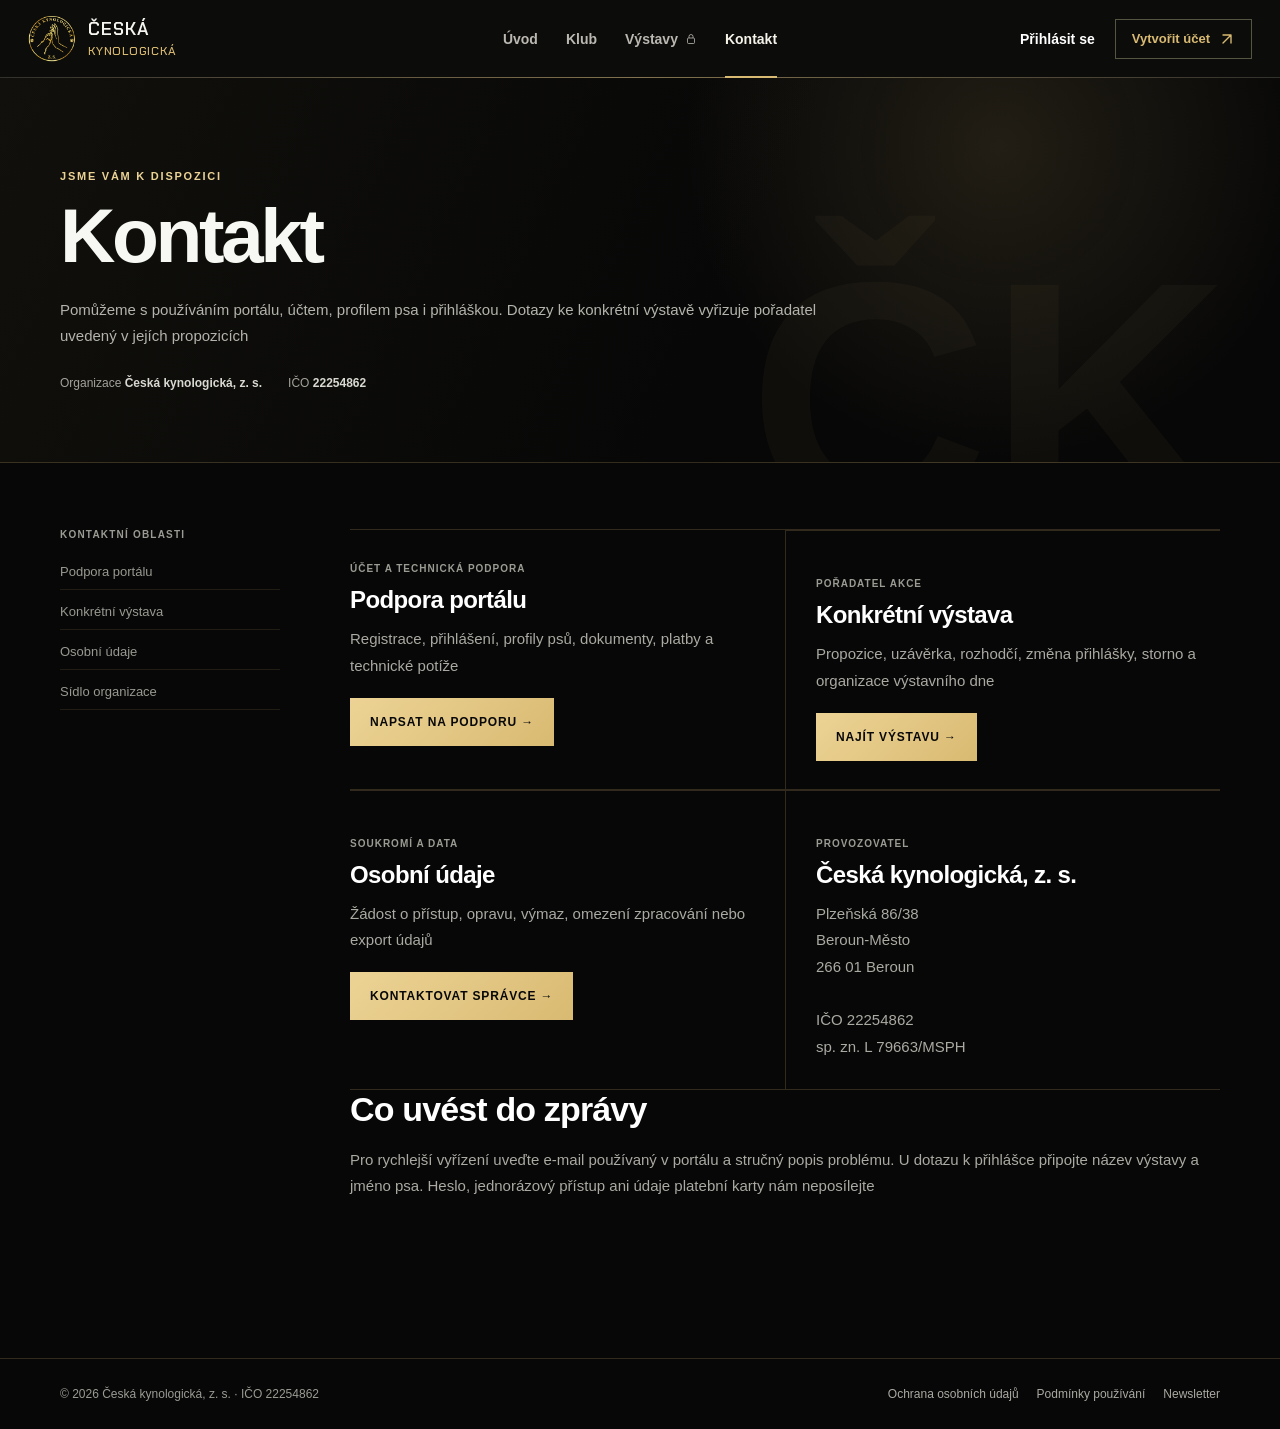
<file: kontakt.html>
<!doctype html>
<html lang="cs">
<head>
  <meta charset="utf-8" />
  <meta name="viewport" content="width=device-width, initial-scale=1" />
  <meta name="description" content="Kontaktní údaje České kynologické" />
  <title>Kontakt | Česká kynologická</title>
  <link rel="stylesheet" href="info-pages.css?v=20261004-square" />
  <link rel="stylesheet" href="site-header.css?v=20261004-arrow" />
  <link rel="icon" href="Zadani/logo-pruhledne.png" type="image/png" />
  <script src="info-navigation.js" defer></script>
  <link rel="stylesheet" href="brand.css?v=20261004-angular" />
  <link rel="stylesheet" href="contact.css?v=20261004-contact2" />
  <script src="event-catalog.js?v=20261004-contact" defer></script>
  <script src="contact.js?v=20261004-contact2" defer></script>
</head>
<body>
  <a class="skip-link" href="#main-content">Přeskočit na obsah</a>
  <header class="site-header" id="top">
    <a class="brand brand-lockup" href="index.html#uvod" aria-label="Česká kynologická — úvod"><img src="Zadani/logo-pruhledne.png" alt="" width="48" height="48" /><span class="brand-wordmark"><b>Česká</b><small>kynologická</small></span></a>
    <nav class="desktop-nav" aria-label="Hlavní navigace">
      <a href="index.html#uvod">Úvod</a>
      <a href="index.html#klub">Klub</a>
      <a href="index.html#vystavy">Výstavy <svg class="nav-lock" viewBox="0 0 24 24" aria-hidden="true"><rect x="5" y="10" width="14" height="11" rx="2"/><path d="M8 10V7a4 4 0 0 1 8 0v3"/></svg></a>
      <a class="active" aria-current="page" href="kontakt.html">Kontakt</a>
    </nav>
    <div class="header-actions">
      <a class="header-member-access" id="header-member-access" href="index.html#prihlaseni"><span class="header-member-copy"><strong id="header-member-label">Přihlásit se</strong></span></a>
      <a id="header-register-button" href="index.html#registrace">Vytvořit účet <svg class="header-register-arrow" viewBox="0 0 20 20" width="16" height="16" aria-hidden="true" focusable="false"><path d="M5 15 15 5M5 5h10v10" /></svg></a>
      <button class="menu-button" type="button" aria-label="Otevřít menu" aria-expanded="false" aria-controls="mobile-navigation"><span></span><span></span></button>
    </div>
    <nav class="mobile-nav" id="mobile-navigation" aria-label="Mobilní navigace" hidden>
      <div class="mobile-nav-panel">
        <div class="mobile-nav-head"><div class="mobile-nav-title"><span>Hlavní nabídka</span><b>Kam chcete pokračovat?</b></div><button class="mobile-nav-close" type="button" aria-label="Zavřít menu">×</button></div>
        <div class="mobile-nav-links">
          <a href="index.html#uvod"><b>Úvod</b><i aria-hidden="true">→</i></a>
          <a href="index.html#klub"><b>Klub</b><i aria-hidden="true">→</i></a>
          <a href="index.html#vystavy"><b>Výstavy</b><i aria-hidden="true">→</i></a>
          <a class="active" aria-current="page" href="kontakt.html"><b>Kontakt</b><i aria-hidden="true">→</i></a>
          <a href="index.html#prihlaseni"><b>Přihlásit se</b><i aria-hidden="true">→</i></a>
          <a href="index.html#poradatel"><b>Pro pořadatele</b><i aria-hidden="true">↗</i></a>
        </div>
        <p class="mobile-nav-foot">Česká kynologická · klub a výstavy</p>
      </div>
    </nav>
  </header>
  <main id="main-content" tabindex="-1">
    <section class="info-hero"><p class="eyebrow">Jsme vám k dispozici</p><h1>Kontakt</h1><p class="lead">Pomůžeme s používáním portálu, účtem, profilem psa i přihláškou. Dotazy ke konkrétní výstavě vyřizuje pořadatel uvedený v jejích propozicích</p><div class="info-meta"><span>Organizace <b>Česká kynologická, z. s.</b></span><span>IČO <b>22254862</b></span></div></section>
    <div class="info-layout">
      <aside class="info-toc" aria-label="Obsah stránky"><span>Kontaktní oblasti</span><a href="#portal">Podpora portálu</a><a href="#vystava">Konkrétní výstava</a><a href="#udaje">Osobní údaje</a><a href="#sidlo">Sídlo organizace</a></aside>
      <article class="info-content">
        <div class="contact-grid">
          <section id="portal"><span>Účet a technická podpora</span><h2>Podpora portálu</h2><p>Registrace, přihlášení, profily psů, dokumenty, platby a technické potíže</p><button class="contact-action" type="button" data-contact-open="support" aria-haspopup="dialog">Napsat na podporu →</button></section>
          <section id="vystava"><span>Pořadatel akce</span><h2>Konkrétní výstava</h2><p>Propozice, uzávěrka, rozhodčí, změna přihlášky, storno a organizace výstavního dne</p><button class="contact-action" type="button" id="open-event-finder" aria-haspopup="dialog">Najít výstavu →</button></section>
          <section id="udaje"><span>Soukromí a data</span><h2>Osobní údaje</h2><p>Žádost o přístup, opravu, výmaz, omezení zpracování nebo export údajů</p><button class="contact-action" type="button" data-contact-open="privacy" aria-haspopup="dialog">Kontaktovat správce →</button></section>
          <section id="sidlo"><span>Provozovatel</span><h2>Česká kynologická, z. s.</h2><p>Plzeňská 86/38<br />Beroun-Město<br />266 01 Beroun<br /><br />IČO 22254862<br />sp. zn. L 79663/MSPH</p></section>
        </div>
        <section><h2>Co uvést do zprávy</h2><p>Pro rychlejší vyřízení uveďte e-mail používaný v portálu a stručný popis problému. U dotazu k přihlášce připojte název výstavy a jméno psa. Heslo, jednorázový přístup ani údaje platební karty nám neposílejte</p></section>
      </article>
    </div>
  </main>
  <footer class="info-footer"><span>© 2026 Česká kynologická, z. s. · IČO 22254862</span><nav><a href="ochrana-osobnich-udaju.html">Ochrana osobních údajů</a><a href="podminky.html">Podmínky používání</a><a href="newsletter.html">Newsletter</a></nav></footer>
  <dialog class="contact-dialog" id="contact-dialog" aria-labelledby="contact-dialog-title">
    <div class="contact-dialog-body">
      <button class="contact-close" type="button" data-close-contact aria-label="Zavřít formulář">×</button>
      <header class="contact-dialog-head"><p class="eyebrow" id="contact-dialog-eyebrow">Podpora portálu</p><h2 id="contact-dialog-title">Napsat na podporu</h2><p id="contact-recipient"></p></header>
      <form id="contact-form">
        <div class="contact-fields"><label>Jméno a příjmení *<input name="name" autocomplete="name" maxlength="100" required /></label><label>E-mail pro odpověď *<input name="email" type="email" autocomplete="email" maxlength="160" required /></label></div>
        <label id="privacy-kind-field" hidden>Typ žádosti<select name="requestKind"><option value="access">Přístup k osobním údajům</option><option value="correction">Oprava údajů</option><option value="export">Kopie / export údajů</option><option value="deletion">Výmaz údajů</option><option value="restriction">Omezení zpracování</option></select></label>
        <label>Předmět *<input name="subject" maxlength="180" required /></label>
        <label>Zpráva *<textarea name="message" rows="4" maxlength="3000" placeholder="Stručně popište, s čím potřebujete pomoci…" required></textarea></label>
        <p class="contact-hint">Pole s * jsou povinná. Neuvádějte heslo ani platební údaje.</p>
        <div class="contact-form-actions"><p>Zpráva se zatím neodesílá. Připravíme ji pro váš e-mail.</p><button class="contact-primary" type="submit">Připravit zprávu <span aria-hidden="true">→</span></button></div>
      </form>
      <section id="contact-prepared" hidden aria-labelledby="contact-prepared-title">
        <h3 id="contact-prepared-title" tabindex="-1">Zpráva je připravena</h3><p class="contact-hint">Ještě nebyla odeslána. Otevřete ji ve své e-mailové aplikaci a odešlete.</p>
        <dl class="contact-preview-meta"><div><dt>Komu</dt><dd id="contact-preview-recipient"></dd></div><div><dt>Předmět</dt><dd id="contact-preview-subject"></dd></div></dl><pre id="contact-preview-message"></pre>
        <div class="contact-form-actions"><button class="contact-secondary" type="button" id="contact-edit">Upravit zprávu</button><a class="contact-primary" id="contact-mail-link">Otevřít v e-mailu ↗</a></div>
      </section>
    </div>
  </dialog>
  <dialog class="contact-dialog event-finder-dialog" id="event-finder-dialog" aria-labelledby="event-finder-title">
    <div class="contact-dialog-body">
      <button class="contact-close" type="button" data-close-contact aria-label="Zavřít hledání výstav">×</button>
      <header class="contact-dialog-head"><p class="eyebrow">Výstavy a místa konání</p><h2 id="event-finder-title">Najít výstavu</h2><p>Vyberte akci a zobrazte její místo konání a kontakt na pořadatele.</p></header>
      <label class="event-finder-search">Název výstavy nebo město<input id="contact-event-search" type="search" placeholder="Např. Brno nebo retrívrů" /></label>
      <p class="contact-finder-count" id="contact-event-count" role="status"></p>
      <div class="event-finder-layout"><div class="contact-event-list" id="contact-event-list" aria-label="Nalezené výstavy"></div>
        <section class="contact-event-detail" id="contact-event-detail" aria-labelledby="contact-event-title">
          <p class="eyebrow" id="contact-event-date"></p><h3 id="contact-event-title"></h3><p id="contact-event-venue"></p>
          <iframe id="contact-event-map" title="Mapa místa konání výstavy" referrerpolicy="no-referrer"></iframe>
          <div class="contact-map-caption"><span>Orientační poloha areálu</span><a id="contact-map-link" target="_blank" rel="noopener noreferrer">Větší mapa ↗</a></div>
          <div class="contact-organizer"><span>Pořadatel</span><b id="contact-event-organizer"></b><button class="contact-secondary" id="contact-event-message" type="button">Napsat pořadateli →</button></div>
        </section>
      </div><p class="contact-hint">Ukázkový kalendář 2026 · přesné místo přejímky určuje pořadatel.</p>
    </div>
  </dialog>
</body>
</html>
</file>
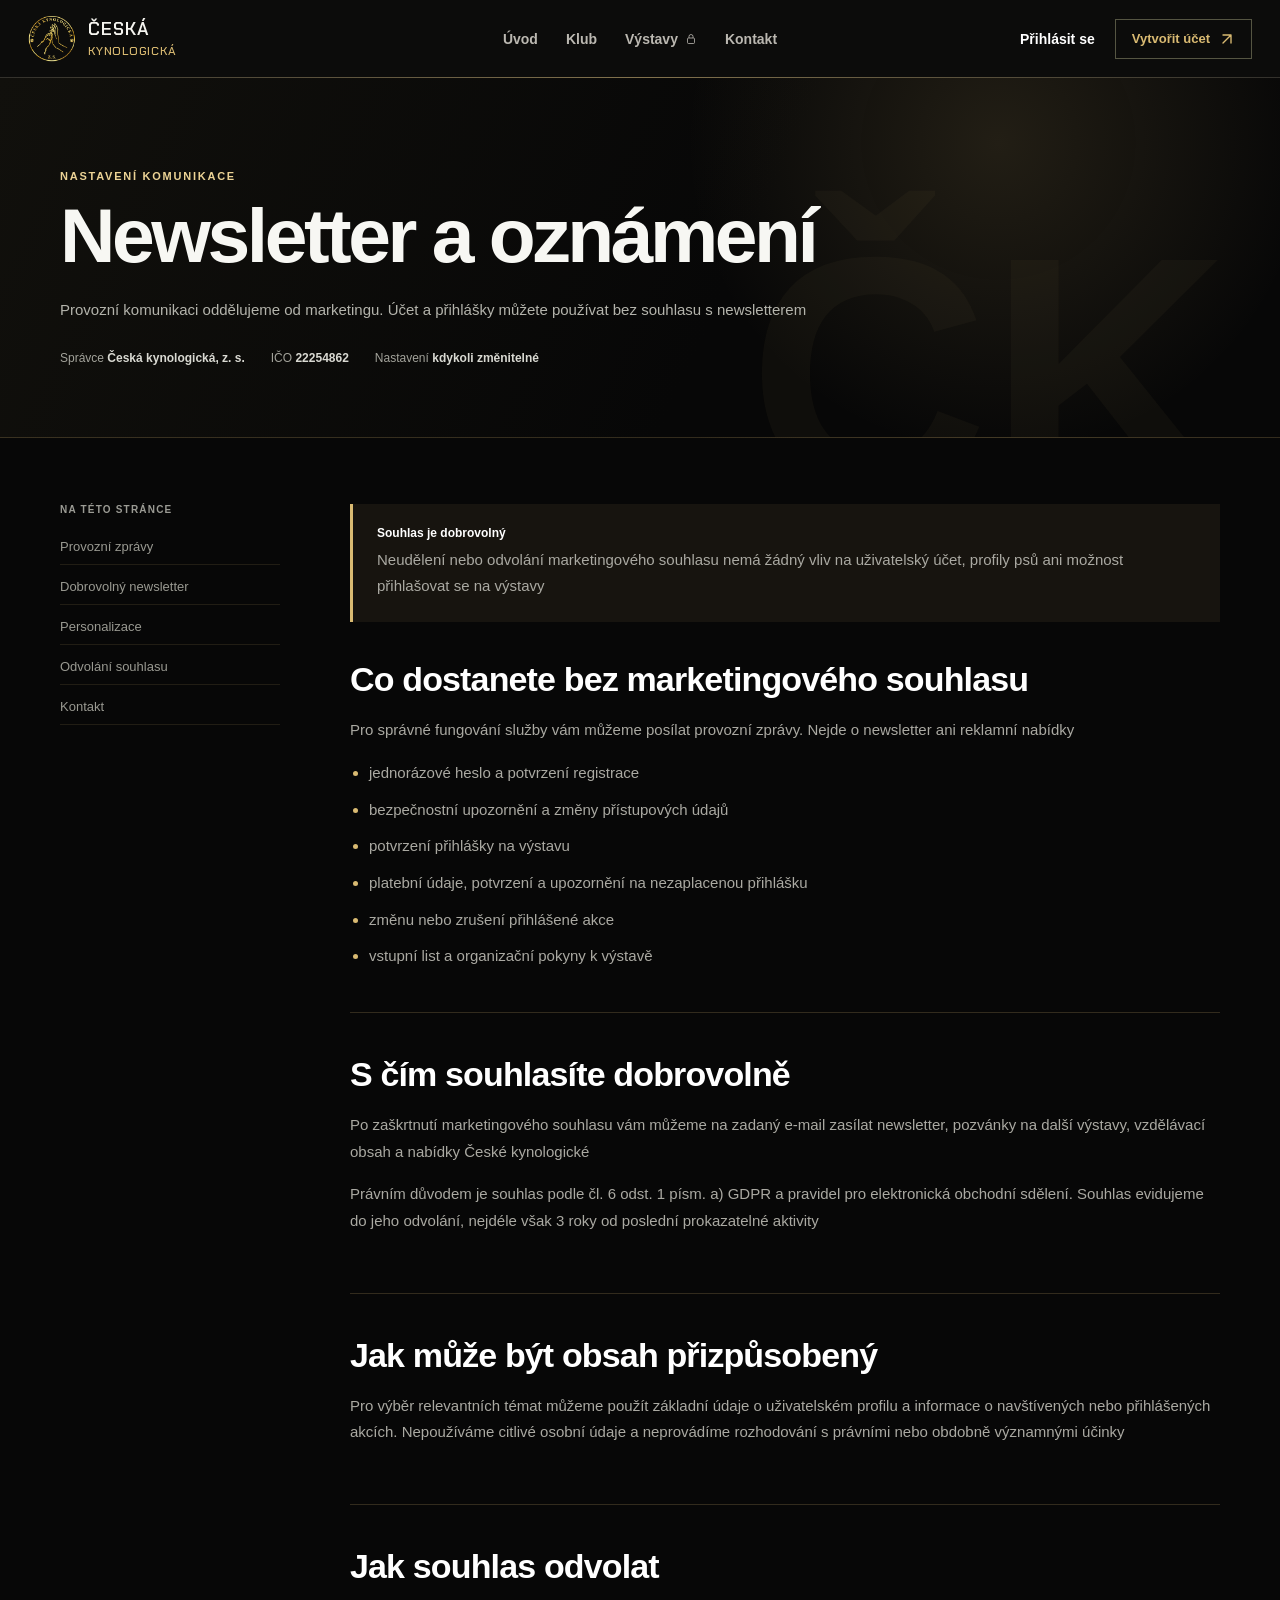
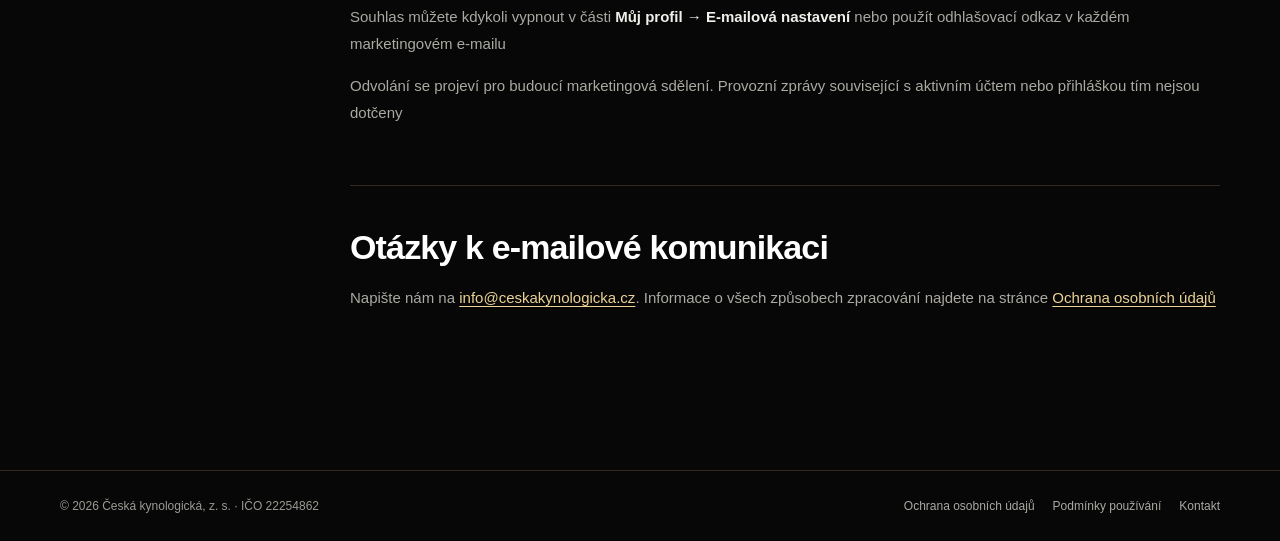
<file: newsletter.html>
<!doctype html>
<html lang="cs">
<head>
  <meta charset="utf-8" />
  <meta name="viewport" content="width=device-width, initial-scale=1" />
  <meta name="description" content="Informace o newsletteru a provozních oznámeních České kynologické" />
  <title>Newsletter a oznámení | Česká kynologická</title>
  <link rel="stylesheet" href="info-pages.css?v=20261004-square" />
  <link rel="stylesheet" href="site-header.css?v=20261004-arrow" />
  <link rel="icon" href="Zadani/logo-pruhledne.png" type="image/png" />
  <script src="info-navigation.js" defer></script>
  <link rel="stylesheet" href="brand.css?v=20261004-angular" />
</head>
<body>
  <a class="skip-link" href="#main-content">Přeskočit na obsah</a>
  <header class="site-header" id="top">
    <a class="brand brand-lockup" href="index.html#uvod" aria-label="Česká kynologická — úvod"><img src="Zadani/logo-pruhledne.png" alt="" width="48" height="48" /><span class="brand-wordmark"><b>Česká</b><small>kynologická</small></span></a>
    <nav class="desktop-nav" aria-label="Hlavní navigace">
      <a href="index.html#uvod">Úvod</a>
      <a href="index.html#klub">Klub</a>
      <a href="index.html#vystavy">Výstavy <svg class="nav-lock" viewBox="0 0 24 24" aria-hidden="true"><rect x="5" y="10" width="14" height="11" rx="2"/><path d="M8 10V7a4 4 0 0 1 8 0v3"/></svg></a>
      <a  href="kontakt.html">Kontakt</a>
    </nav>
    <div class="header-actions">
      <a class="header-member-access" id="header-member-access" href="index.html#prihlaseni"><span class="header-member-copy"><strong id="header-member-label">Přihlásit se</strong></span></a>
      <a id="header-register-button" href="index.html#registrace">Vytvořit účet <svg class="header-register-arrow" viewBox="0 0 20 20" width="16" height="16" aria-hidden="true" focusable="false"><path d="M5 15 15 5M5 5h10v10" /></svg></a>
      <button class="menu-button" type="button" aria-label="Otevřít menu" aria-expanded="false" aria-controls="mobile-navigation"><span></span><span></span></button>
    </div>
    <nav class="mobile-nav" id="mobile-navigation" aria-label="Mobilní navigace" hidden>
      <div class="mobile-nav-panel">
        <div class="mobile-nav-head"><div class="mobile-nav-title"><span>Hlavní nabídka</span><b>Kam chcete pokračovat?</b></div><button class="mobile-nav-close" type="button" aria-label="Zavřít menu">×</button></div>
        <div class="mobile-nav-links">
          <a href="index.html#uvod"><b>Úvod</b><i aria-hidden="true">→</i></a>
          <a href="index.html#klub"><b>Klub</b><i aria-hidden="true">→</i></a>
          <a href="index.html#vystavy"><b>Výstavy</b><i aria-hidden="true">→</i></a>
          <a  href="kontakt.html"><b>Kontakt</b><i aria-hidden="true">→</i></a>
          <a href="index.html#prihlaseni"><b>Přihlásit se</b><i aria-hidden="true">→</i></a>
          <a href="index.html#poradatel"><b>Pro pořadatele</b><i aria-hidden="true">↗</i></a>
        </div>
        <p class="mobile-nav-foot">Česká kynologická · klub a výstavy</p>
      </div>
    </nav>
  </header>
  <main id="main-content" tabindex="-1">
    <section class="info-hero"><p class="eyebrow">Nastavení komunikace</p><h1>Newsletter a oznámení</h1><p class="lead">Provozní komunikaci oddělujeme od marketingu. Účet a přihlášky můžete používat bez souhlasu s newsletterem</p><div class="info-meta"><span>Správce <b>Česká kynologická, z. s.</b></span><span>IČO <b>22254862</b></span><span>Nastavení <b>kdykoli změnitelné</b></span></div></section>
    <div class="info-layout">
      <aside class="info-toc" aria-label="Obsah stránky"><span>Na této stránce</span><a href="#provozni">Provozní zprávy</a><a href="#marketing">Dobrovolný newsletter</a><a href="#personalizace">Personalizace</a><a href="#odvolani">Odvolání souhlasu</a><a href="#kontakt">Kontakt</a></aside>
      <article class="info-content">
        <div class="info-note"><b>Souhlas je dobrovolný</b><p>Neudělení nebo odvolání marketingového souhlasu nemá žádný vliv na uživatelský účet, profily psů ani možnost přihlašovat se na výstavy</p></div>
        <section id="provozni"><h2>Co dostanete bez marketingového souhlasu</h2><p>Pro správné fungování služby vám můžeme posílat provozní zprávy. Nejde o newsletter ani reklamní nabídky</p><ul><li>jednorázové heslo a potvrzení registrace</li><li>bezpečnostní upozornění a změny přístupových údajů</li><li>potvrzení přihlášky na výstavu</li><li>platební údaje, potvrzení a upozornění na nezaplacenou přihlášku</li><li>změnu nebo zrušení přihlášené akce</li><li>vstupní list a organizační pokyny k výstavě</li></ul></section>
        <section id="marketing"><h2>S čím souhlasíte dobrovolně</h2><p>Po zaškrtnutí marketingového souhlasu vám můžeme na zadaný e-mail zasílat newsletter, pozvánky na další výstavy, vzdělávací obsah a nabídky České kynologické</p><p>Právním důvodem je souhlas podle čl. 6 odst. 1 písm. a) GDPR a pravidel pro elektronická obchodní sdělení. Souhlas evidujeme do jeho odvolání, nejdéle však 3 roky od poslední prokazatelné aktivity</p></section>
        <section id="personalizace"><h2>Jak může být obsah přizpůsobený</h2><p>Pro výběr relevantních témat můžeme použít základní údaje o uživatelském profilu a informace o navštívených nebo přihlášených akcích. Nepoužíváme citlivé osobní údaje a neprovádíme rozhodování s právními nebo obdobně významnými účinky</p></section>
        <section id="odvolani"><h2>Jak souhlas odvolat</h2><p>Souhlas můžete kdykoli vypnout v části <strong>Můj profil → E-mailová nastavení</strong> nebo použít odhlašovací odkaz v každém marketingovém e-mailu</p><p>Odvolání se projeví pro budoucí marketingová sdělení. Provozní zprávy související s aktivním účtem nebo přihláškou tím nejsou dotčeny</p></section>
        <section id="kontakt"><h2>Otázky k e-mailové komunikaci</h2><p>Napište nám na <a href="mailto:info@ceskakynologicka.cz">info@ceskakynologicka.cz</a>. Informace o všech způsobech zpracování najdete na stránce <a href="ochrana-osobnich-udaju.html">Ochrana osobních údajů</a></p></section>
      </article>
    </div>
  </main>
  <footer class="info-footer"><span>© 2026 Česká kynologická, z. s. · IČO 22254862</span><nav><a href="ochrana-osobnich-udaju.html">Ochrana osobních údajů</a><a href="podminky.html">Podmínky používání</a><a href="kontakt.html">Kontakt</a></nav></footer>
</body>
</html>
</file>
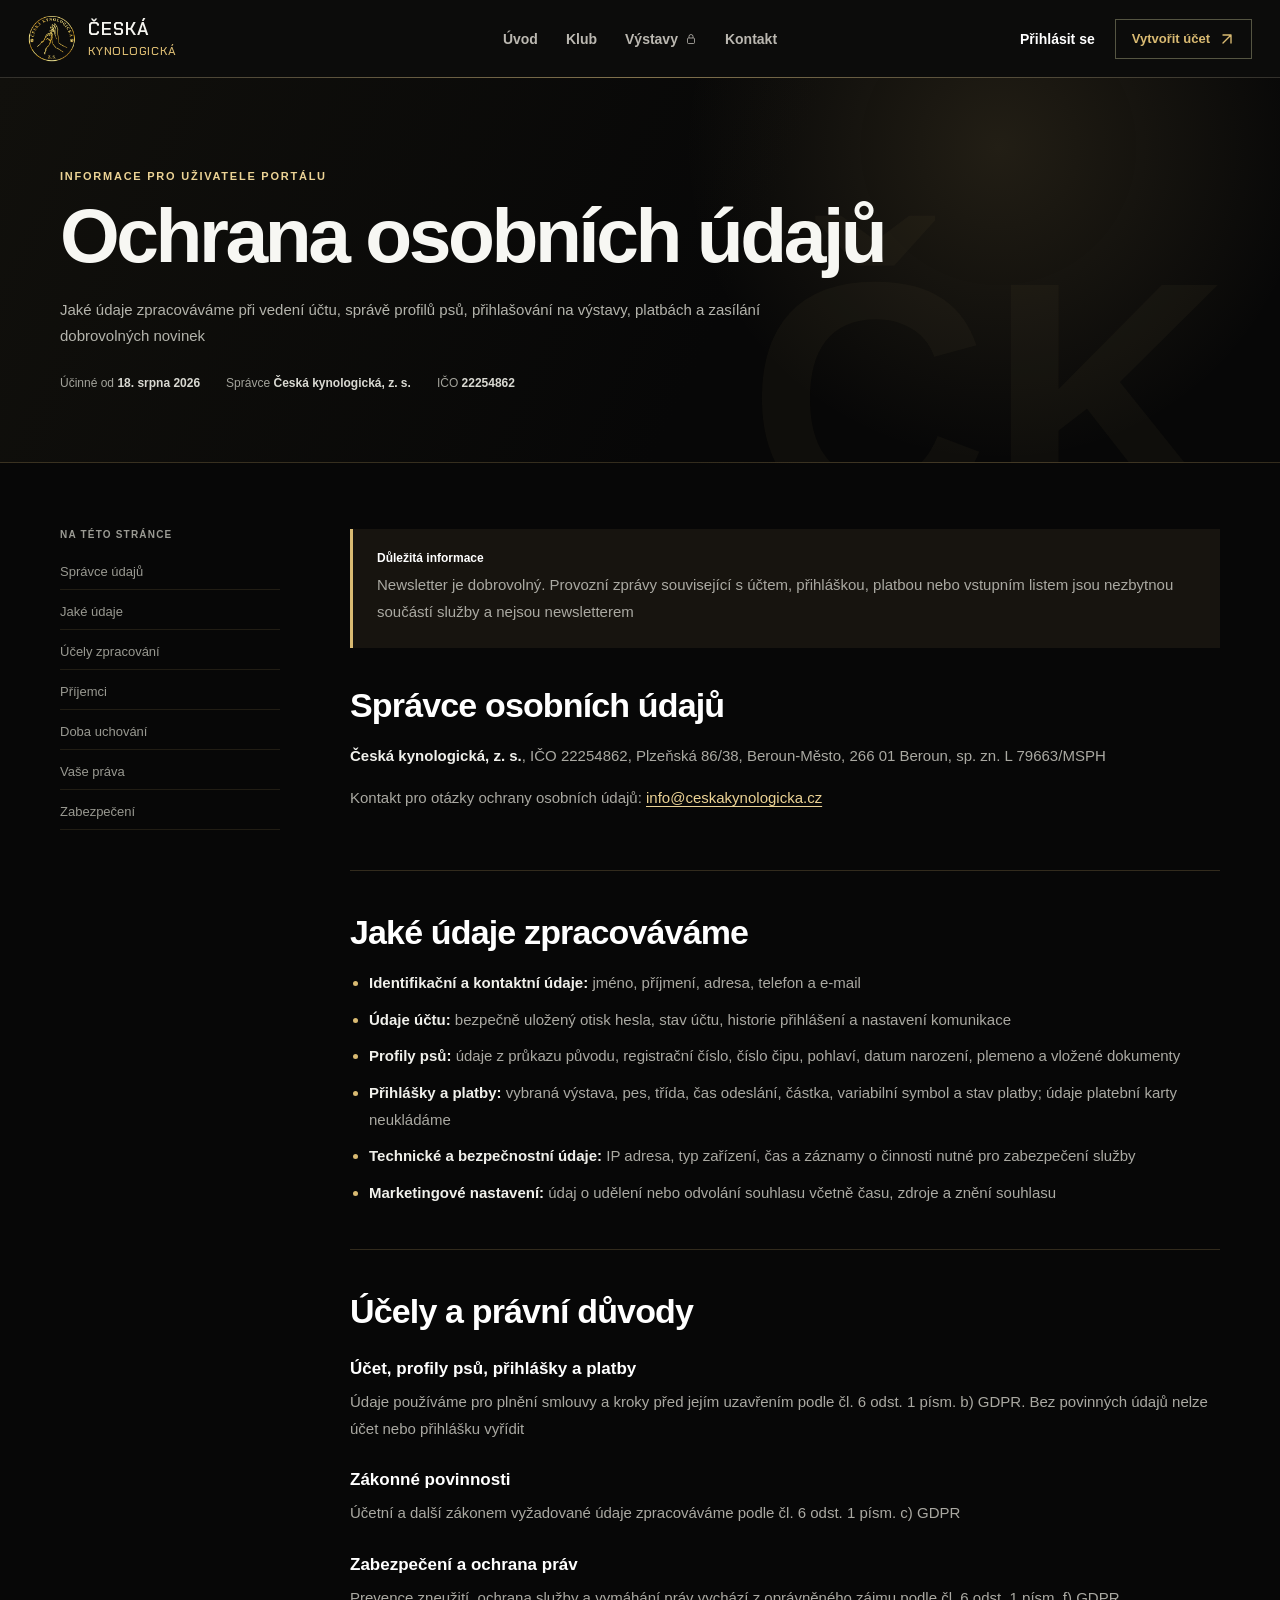
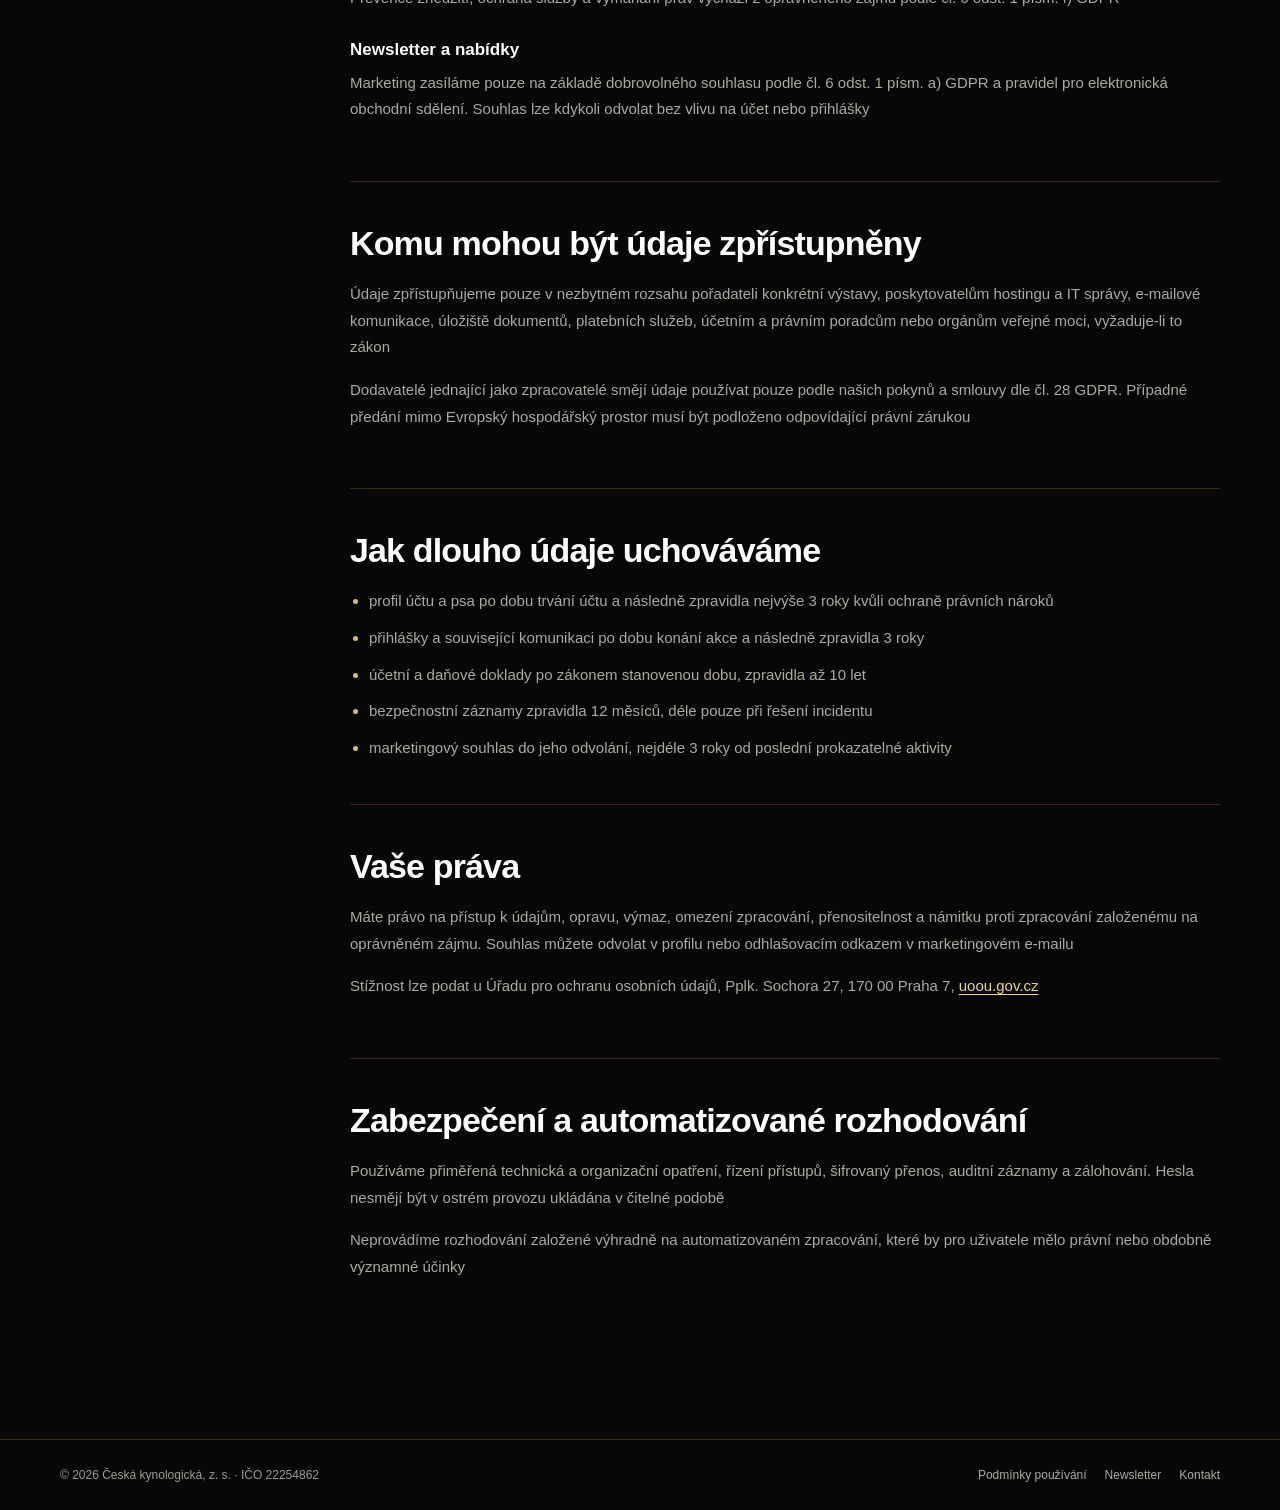
<file: ochrana-osobnich-udaju.html>
<!doctype html>
<html lang="cs">
<head>
  <meta charset="utf-8" />
  <meta name="viewport" content="width=device-width, initial-scale=1" />
  <meta name="description" content="Informace o zpracování osobních údajů v portálu České kynologické" />
  <title>Ochrana osobních údajů | Česká kynologická</title>
  <link rel="stylesheet" href="info-pages.css?v=20261004-square" />
  <link rel="stylesheet" href="site-header.css?v=20261004-arrow" />
  <link rel="icon" href="Zadani/logo-pruhledne.png" type="image/png" />
  <script src="info-navigation.js" defer></script>
  <link rel="stylesheet" href="brand.css?v=20261004-angular" />
</head>
<body>
  <a class="skip-link" href="#main-content">Přeskočit na obsah</a>
  <header class="site-header" id="top">
    <a class="brand brand-lockup" href="index.html#uvod" aria-label="Česká kynologická — úvod"><img src="Zadani/logo-pruhledne.png" alt="" width="48" height="48" /><span class="brand-wordmark"><b>Česká</b><small>kynologická</small></span></a>
    <nav class="desktop-nav" aria-label="Hlavní navigace">
      <a href="index.html#uvod">Úvod</a>
      <a href="index.html#klub">Klub</a>
      <a href="index.html#vystavy">Výstavy <svg class="nav-lock" viewBox="0 0 24 24" aria-hidden="true"><rect x="5" y="10" width="14" height="11" rx="2"/><path d="M8 10V7a4 4 0 0 1 8 0v3"/></svg></a>
      <a  href="kontakt.html">Kontakt</a>
    </nav>
    <div class="header-actions">
      <a class="header-member-access" id="header-member-access" href="index.html#prihlaseni"><span class="header-member-copy"><strong id="header-member-label">Přihlásit se</strong></span></a>
      <a id="header-register-button" href="index.html#registrace">Vytvořit účet <svg class="header-register-arrow" viewBox="0 0 20 20" width="16" height="16" aria-hidden="true" focusable="false"><path d="M5 15 15 5M5 5h10v10" /></svg></a>
      <button class="menu-button" type="button" aria-label="Otevřít menu" aria-expanded="false" aria-controls="mobile-navigation"><span></span><span></span></button>
    </div>
    <nav class="mobile-nav" id="mobile-navigation" aria-label="Mobilní navigace" hidden>
      <div class="mobile-nav-panel">
        <div class="mobile-nav-head"><div class="mobile-nav-title"><span>Hlavní nabídka</span><b>Kam chcete pokračovat?</b></div><button class="mobile-nav-close" type="button" aria-label="Zavřít menu">×</button></div>
        <div class="mobile-nav-links">
          <a href="index.html#uvod"><b>Úvod</b><i aria-hidden="true">→</i></a>
          <a href="index.html#klub"><b>Klub</b><i aria-hidden="true">→</i></a>
          <a href="index.html#vystavy"><b>Výstavy</b><i aria-hidden="true">→</i></a>
          <a  href="kontakt.html"><b>Kontakt</b><i aria-hidden="true">→</i></a>
          <a href="index.html#prihlaseni"><b>Přihlásit se</b><i aria-hidden="true">→</i></a>
          <a href="index.html#poradatel"><b>Pro pořadatele</b><i aria-hidden="true">↗</i></a>
        </div>
        <p class="mobile-nav-foot">Česká kynologická · klub a výstavy</p>
      </div>
    </nav>
  </header>
  <main id="main-content" tabindex="-1">
    <section class="info-hero"><p class="eyebrow">Informace pro uživatele portálu</p><h1>Ochrana osobních údajů</h1><p class="lead">Jaké údaje zpracováváme při vedení účtu, správě profilů psů, přihlašování na výstavy, platbách a zasílání dobrovolných novinek</p><div class="info-meta"><span>Účinné od <b>18. srpna 2026</b></span><span>Správce <b>Česká kynologická, z. s.</b></span><span>IČO <b>22254862</b></span></div></section>
    <div class="info-layout">
      <aside class="info-toc" aria-label="Obsah stránky"><span>Na této stránce</span><a href="#spravce">Správce údajů</a><a href="#udaje">Jaké údaje</a><a href="#ucely">Účely zpracování</a><a href="#prijemci">Příjemci</a><a href="#doba">Doba uchování</a><a href="#prava">Vaše práva</a><a href="#zabezpeceni">Zabezpečení</a></aside>
      <article class="info-content">
        <div class="info-note"><b>Důležitá informace</b><p>Newsletter je dobrovolný. Provozní zprávy související s účtem, přihláškou, platbou nebo vstupním listem jsou nezbytnou součástí služby a nejsou newsletterem</p></div>
        <section id="spravce"><h2>Správce osobních údajů</h2><p><strong>Česká kynologická, z. s.</strong>, IČO 22254862, Plzeňská 86/38, Beroun-Město, 266 01 Beroun, sp. zn. L 79663/MSPH</p><p>Kontakt pro otázky ochrany osobních údajů: <a href="mailto:info@ceskakynologicka.cz">info@ceskakynologicka.cz</a></p></section>
        <section id="udaje"><h2>Jaké údaje zpracováváme</h2><ul><li><strong>Identifikační a kontaktní údaje:</strong> jméno, příjmení, adresa, telefon a e-mail</li><li><strong>Údaje účtu:</strong> bezpečně uložený otisk hesla, stav účtu, historie přihlášení a nastavení komunikace</li><li><strong>Profily psů:</strong> údaje z průkazu původu, registrační číslo, číslo čipu, pohlaví, datum narození, plemeno a vložené dokumenty</li><li><strong>Přihlášky a platby:</strong> vybraná výstava, pes, třída, čas odeslání, částka, variabilní symbol a stav platby; údaje platební karty neukládáme</li><li><strong>Technické a bezpečnostní údaje:</strong> IP adresa, typ zařízení, čas a záznamy o činnosti nutné pro zabezpečení služby</li><li><strong>Marketingové nastavení:</strong> údaj o udělení nebo odvolání souhlasu včetně času, zdroje a znění souhlasu</li></ul></section>
        <section id="ucely"><h2>Účely a právní důvody</h2><h3>Účet, profily psů, přihlášky a platby</h3><p>Údaje používáme pro plnění smlouvy a kroky před jejím uzavřením podle čl. 6 odst. 1 písm. b) GDPR. Bez povinných údajů nelze účet nebo přihlášku vyřídit</p><h3>Zákonné povinnosti</h3><p>Účetní a další zákonem vyžadované údaje zpracováváme podle čl. 6 odst. 1 písm. c) GDPR</p><h3>Zabezpečení a ochrana práv</h3><p>Prevence zneužití, ochrana služby a vymáhání práv vychází z oprávněného zájmu podle čl. 6 odst. 1 písm. f) GDPR</p><h3>Newsletter a nabídky</h3><p>Marketing zasíláme pouze na základě dobrovolného souhlasu podle čl. 6 odst. 1 písm. a) GDPR a pravidel pro elektronická obchodní sdělení. Souhlas lze kdykoli odvolat bez vlivu na účet nebo přihlášky</p></section>
        <section id="prijemci"><h2>Komu mohou být údaje zpřístupněny</h2><p>Údaje zpřístupňujeme pouze v nezbytném rozsahu pořadateli konkrétní výstavy, poskytovatelům hostingu a IT správy, e-mailové komunikace, úložiště dokumentů, platebních služeb, účetním a právním poradcům nebo orgánům veřejné moci, vyžaduje-li to zákon</p><p>Dodavatelé jednající jako zpracovatelé smějí údaje používat pouze podle našich pokynů a smlouvy dle čl. 28 GDPR. Případné předání mimo Evropský hospodářský prostor musí být podloženo odpovídající právní zárukou</p></section>
        <section id="doba"><h2>Jak dlouho údaje uchováváme</h2><ul><li>profil účtu a psa po dobu trvání účtu a následně zpravidla nejvýše 3 roky kvůli ochraně právních nároků</li><li>přihlášky a související komunikaci po dobu konání akce a následně zpravidla 3 roky</li><li>účetní a daňové doklady po zákonem stanovenou dobu, zpravidla až 10 let</li><li>bezpečnostní záznamy zpravidla 12 měsíců, déle pouze při řešení incidentu</li><li>marketingový souhlas do jeho odvolání, nejdéle 3 roky od poslední prokazatelné aktivity</li></ul></section>
        <section id="prava"><h2>Vaše práva</h2><p>Máte právo na přístup k údajům, opravu, výmaz, omezení zpracování, přenositelnost a námitku proti zpracování založenému na oprávněném zájmu. Souhlas můžete odvolat v profilu nebo odhlašovacím odkazem v marketingovém e-mailu</p><p>Stížnost lze podat u Úřadu pro ochranu osobních údajů, Pplk. Sochora 27, 170 00 Praha 7, <a href="https://uoou.gov.cz">uoou.gov.cz</a></p></section>
        <section id="zabezpeceni"><h2>Zabezpečení a automatizované rozhodování</h2><p>Používáme přiměřená technická a organizační opatření, řízení přístupů, šifrovaný přenos, auditní záznamy a zálohování. Hesla nesmějí být v ostrém provozu ukládána v čitelné podobě</p><p>Neprovádíme rozhodování založené výhradně na automatizovaném zpracování, které by pro uživatele mělo právní nebo obdobně významné účinky</p></section>
      </article>
    </div>
  </main>
  <footer class="info-footer"><span>© 2026 Česká kynologická, z. s. · IČO 22254862</span><nav><a href="podminky.html">Podmínky používání</a><a href="newsletter.html">Newsletter</a><a href="kontakt.html">Kontakt</a></nav></footer>
</body>
</html>
</file>
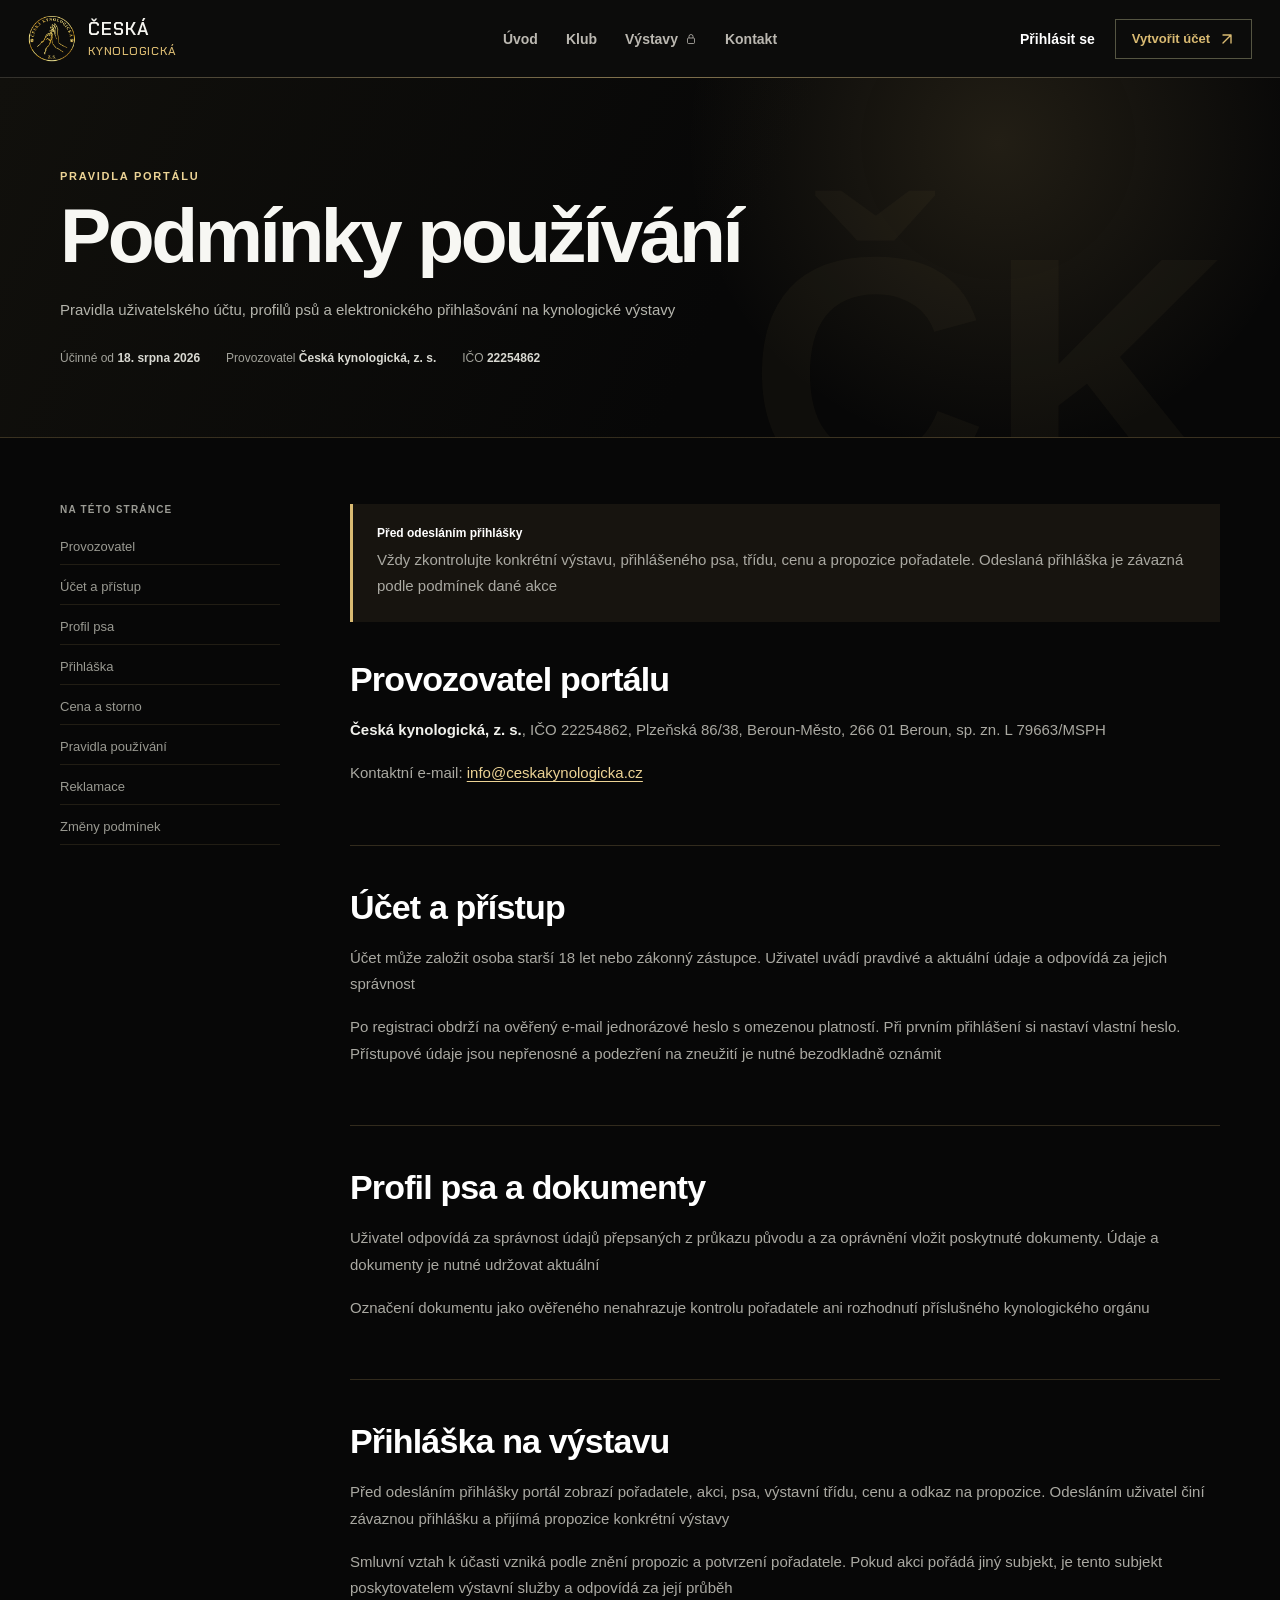
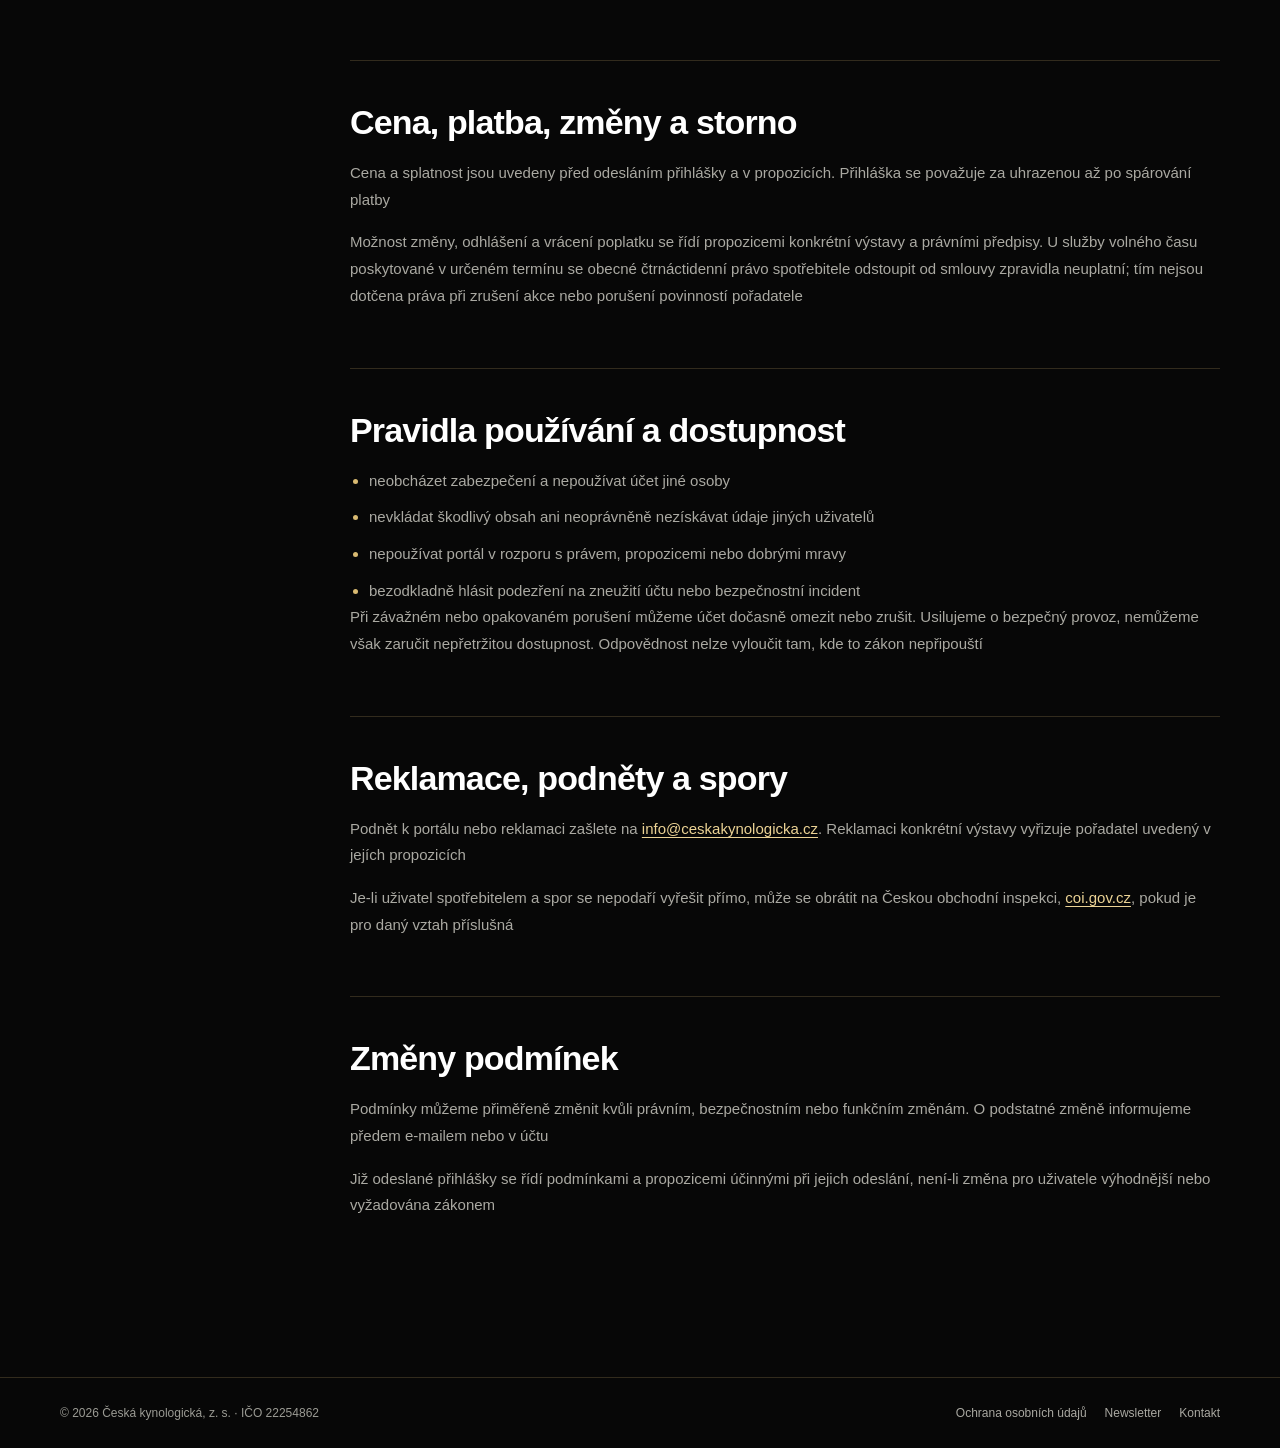
<file: podminky.html>
<!doctype html>
<html lang="cs">
<head>
  <meta charset="utf-8" />
  <meta name="viewport" content="width=device-width, initial-scale=1" />
  <meta name="description" content="Podmínky používání portálu České kynologické" />
  <title>Podmínky používání | Česká kynologická</title>
  <link rel="stylesheet" href="info-pages.css?v=20261004-square" />
  <link rel="stylesheet" href="site-header.css?v=20261004-arrow" />
  <link rel="icon" href="Zadani/logo-pruhledne.png" type="image/png" />
  <script src="info-navigation.js" defer></script>
  <link rel="stylesheet" href="brand.css?v=20261004-angular" />
</head>
<body>
  <a class="skip-link" href="#main-content">Přeskočit na obsah</a>
  <header class="site-header" id="top">
    <a class="brand brand-lockup" href="index.html#uvod" aria-label="Česká kynologická — úvod"><img src="Zadani/logo-pruhledne.png" alt="" width="48" height="48" /><span class="brand-wordmark"><b>Česká</b><small>kynologická</small></span></a>
    <nav class="desktop-nav" aria-label="Hlavní navigace">
      <a href="index.html#uvod">Úvod</a>
      <a href="index.html#klub">Klub</a>
      <a href="index.html#vystavy">Výstavy <svg class="nav-lock" viewBox="0 0 24 24" aria-hidden="true"><rect x="5" y="10" width="14" height="11" rx="2"/><path d="M8 10V7a4 4 0 0 1 8 0v3"/></svg></a>
      <a  href="kontakt.html">Kontakt</a>
    </nav>
    <div class="header-actions">
      <a class="header-member-access" id="header-member-access" href="index.html#prihlaseni"><span class="header-member-copy"><strong id="header-member-label">Přihlásit se</strong></span></a>
      <a id="header-register-button" href="index.html#registrace">Vytvořit účet <svg class="header-register-arrow" viewBox="0 0 20 20" width="16" height="16" aria-hidden="true" focusable="false"><path d="M5 15 15 5M5 5h10v10" /></svg></a>
      <button class="menu-button" type="button" aria-label="Otevřít menu" aria-expanded="false" aria-controls="mobile-navigation"><span></span><span></span></button>
    </div>
    <nav class="mobile-nav" id="mobile-navigation" aria-label="Mobilní navigace" hidden>
      <div class="mobile-nav-panel">
        <div class="mobile-nav-head"><div class="mobile-nav-title"><span>Hlavní nabídka</span><b>Kam chcete pokračovat?</b></div><button class="mobile-nav-close" type="button" aria-label="Zavřít menu">×</button></div>
        <div class="mobile-nav-links">
          <a href="index.html#uvod"><b>Úvod</b><i aria-hidden="true">→</i></a>
          <a href="index.html#klub"><b>Klub</b><i aria-hidden="true">→</i></a>
          <a href="index.html#vystavy"><b>Výstavy</b><i aria-hidden="true">→</i></a>
          <a  href="kontakt.html"><b>Kontakt</b><i aria-hidden="true">→</i></a>
          <a href="index.html#prihlaseni"><b>Přihlásit se</b><i aria-hidden="true">→</i></a>
          <a href="index.html#poradatel"><b>Pro pořadatele</b><i aria-hidden="true">↗</i></a>
        </div>
        <p class="mobile-nav-foot">Česká kynologická · klub a výstavy</p>
      </div>
    </nav>
  </header>
  <main id="main-content" tabindex="-1">
    <section class="info-hero"><p class="eyebrow">Pravidla portálu</p><h1>Podmínky používání</h1><p class="lead">Pravidla uživatelského účtu, profilů psů a elektronického přihlašování na kynologické výstavy</p><div class="info-meta"><span>Účinné od <b>18. srpna 2026</b></span><span>Provozovatel <b>Česká kynologická, z. s.</b></span><span>IČO <b>22254862</b></span></div></section>
    <div class="info-layout">
      <aside class="info-toc" aria-label="Obsah stránky"><span>Na této stránce</span><a href="#provozovatel">Provozovatel</a><a href="#ucet">Účet a přístup</a><a href="#pes">Profil psa</a><a href="#prihlaska">Přihláška</a><a href="#platba">Cena a storno</a><a href="#pravidla">Pravidla používání</a><a href="#reklamace">Reklamace</a><a href="#zmeny">Změny podmínek</a></aside>
      <article class="info-content">
        <div class="info-note"><b>Před odesláním přihlášky</b><p>Vždy zkontrolujte konkrétní výstavu, přihlášeného psa, třídu, cenu a propozice pořadatele. Odeslaná přihláška je závazná podle podmínek dané akce</p></div>
        <section id="provozovatel"><h2>Provozovatel portálu</h2><p><strong>Česká kynologická, z. s.</strong>, IČO 22254862, Plzeňská 86/38, Beroun-Město, 266 01 Beroun, sp. zn. L 79663/MSPH</p><p>Kontaktní e-mail: <a href="mailto:info@ceskakynologicka.cz">info@ceskakynologicka.cz</a></p></section>
        <section id="ucet"><h2>Účet a přístup</h2><p>Účet může založit osoba starší 18 let nebo zákonný zástupce. Uživatel uvádí pravdivé a aktuální údaje a odpovídá za jejich správnost</p><p>Po registraci obdrží na ověřený e-mail jednorázové heslo s omezenou platností. Při prvním přihlášení si nastaví vlastní heslo. Přístupové údaje jsou nepřenosné a podezření na zneužití je nutné bezodkladně oznámit</p></section>
        <section id="pes"><h2>Profil psa a dokumenty</h2><p>Uživatel odpovídá za správnost údajů přepsaných z průkazu původu a za oprávnění vložit poskytnuté dokumenty. Údaje a dokumenty je nutné udržovat aktuální</p><p>Označení dokumentu jako ověřeného nenahrazuje kontrolu pořadatele ani rozhodnutí příslušného kynologického orgánu</p></section>
        <section id="prihlaska"><h2>Přihláška na výstavu</h2><p>Před odesláním přihlášky portál zobrazí pořadatele, akci, psa, výstavní třídu, cenu a odkaz na propozice. Odesláním uživatel činí závaznou přihlášku a přijímá propozice konkrétní výstavy</p><p>Smluvní vztah k účasti vzniká podle znění propozic a potvrzení pořadatele. Pokud akci pořádá jiný subjekt, je tento subjekt poskytovatelem výstavní služby a odpovídá za její průběh</p></section>
        <section id="platba"><h2>Cena, platba, změny a storno</h2><p>Cena a splatnost jsou uvedeny před odesláním přihlášky a v propozicích. Přihláška se považuje za uhrazenou až po spárování platby</p><p>Možnost změny, odhlášení a vrácení poplatku se řídí propozicemi konkrétní výstavy a právními předpisy. U služby volného času poskytované v určeném termínu se obecné čtrnáctidenní právo spotřebitele odstoupit od smlouvy zpravidla neuplatní; tím nejsou dotčena práva při zrušení akce nebo porušení povinností pořadatele</p></section>
        <section id="pravidla"><h2>Pravidla používání a dostupnost</h2><ul><li>neobcházet zabezpečení a nepoužívat účet jiné osoby</li><li>nevkládat škodlivý obsah ani neoprávněně nezískávat údaje jiných uživatelů</li><li>nepoužívat portál v rozporu s právem, propozicemi nebo dobrými mravy</li><li>bezodkladně hlásit podezření na zneužití účtu nebo bezpečnostní incident</li></ul><p>Při závažném nebo opakovaném porušení můžeme účet dočasně omezit nebo zrušit. Usilujeme o bezpečný provoz, nemůžeme však zaručit nepřetržitou dostupnost. Odpovědnost nelze vyloučit tam, kde to zákon nepřipouští</p></section>
        <section id="reklamace"><h2>Reklamace, podněty a spory</h2><p>Podnět k portálu nebo reklamaci zašlete na <a href="mailto:info@ceskakynologicka.cz">info@ceskakynologicka.cz</a>. Reklamaci konkrétní výstavy vyřizuje pořadatel uvedený v jejích propozicích</p><p>Je-li uživatel spotřebitelem a spor se nepodaří vyřešit přímo, může se obrátit na Českou obchodní inspekci, <a href="https://coi.gov.cz">coi.gov.cz</a>, pokud je pro daný vztah příslušná</p></section>
        <section id="zmeny"><h2>Změny podmínek</h2><p>Podmínky můžeme přiměřeně změnit kvůli právním, bezpečnostním nebo funkčním změnám. O podstatné změně informujeme předem e-mailem nebo v účtu</p><p>Již odeslané přihlášky se řídí podmínkami a propozicemi účinnými při jejich odeslání, není-li změna pro uživatele výhodnější nebo vyžadována zákonem</p></section>
      </article>
    </div>
  </main>
  <footer class="info-footer"><span>© 2026 Česká kynologická, z. s. · IČO 22254862</span><nav><a href="ochrana-osobnich-udaju.html">Ochrana osobních údajů</a><a href="newsletter.html">Newsletter</a><a href="kontakt.html">Kontakt</a></nav></footer>
</body>
</html>
</file>
<file: styles.css>
:root {
  --black: #080808;
  --black-soft: #11110f;
  --black-lift: #181713;
  --gold: #d9ba72;
  --gold-light: #ecd395;
  --gold-dark: #b99a56;
  --ivory: #f3efe5;
  --paper: #fbf9f3;
  --ink: #151513;
  --muted: #77736a;
  --line: rgba(21, 21, 19, 0.16);
  --dark-line: rgba(255, 255, 255, 0.13);
  --display: Georgia, "Times New Roman", serif;
  --sans: Inter, ui-sans-serif, -apple-system, BlinkMacSystemFont, "Segoe UI", sans-serif;
  --radius: 0;
  color-scheme: dark;
  font-family: var(--sans);
  font-synthesis: none;
  text-rendering: optimizeLegibility;
}

* {
  box-sizing: border-box;
}

[hidden] {
  display: none !important;
}

html {
  scroll-behavior: smooth;
  background: var(--black);
}

body {
  margin: 0;
  min-width: 320px;
  background: var(--black);
  color: #fff;
}

body.modal-open {
  overflow: hidden;
}

button,
input,
select {
  font: inherit;
}

button,
a,
select,
input {
  -webkit-tap-highlight-color: transparent;
}

button,
a {
  color: inherit;
}

button {
  border: 0;
}

a {
  text-decoration: none;
}

img,
video {
  display: block;
  max-width: 100%;
}

::selection {
  background: var(--gold);
  color: var(--black);
}

:focus-visible {
  outline: 2px solid var(--gold-light);
  outline-offset: 4px;
}

.noise {
  position: fixed;
  inset: 0;
  z-index: 100;
  pointer-events: none;
  opacity: 0.025;
  background-image: url("data:image/svg+xml,%3Csvg viewBox='0 0 160 160' xmlns='http://www.w3.org/2000/svg'%3E%3Cfilter id='n'%3E%3CfeTurbulence type='fractalNoise' baseFrequency='.92' numOctaves='3' stitchTiles='stitch'/%3E%3C/filter%3E%3Crect width='100%25' height='100%25' filter='url(%23n)' opacity='.72'/%3E%3C/svg%3E");
}

.site-header {
  position: sticky;
  top: 0;
  z-index: 50;
  height: 86px;
  display: grid;
  grid-template-columns: 1fr auto 1fr;
  align-items: center;
  padding: 0 clamp(24px, 5vw, 88px);
  background: rgba(8, 8, 8, 0.9);
  border-bottom: 1px solid var(--dark-line);
  backdrop-filter: blur(18px);
}

.brand,
.footer-brand {
  display: inline-flex;
  align-items: center;
  gap: 12px;
  width: max-content;
}

.brand img,
.footer-brand img {
  width: 50px;
  height: 50px;
  object-fit: contain;
}

.brand span,
.footer-brand span {
  display: grid;
  line-height: 1;
}

.brand b,
.footer-brand b {
  font-family: var(--display);
  font-size: 18px;
  font-weight: 500;
  letter-spacing: 0.01em;
}

.brand small,
.footer-brand small {
  margin-top: 5px;
  color: var(--gold-light);
  font-size: 9px;
  font-weight: 700;
  letter-spacing: 0.31em;
  text-transform: uppercase;
}

.desktop-nav {
  display: flex;
  align-items: center;
  gap: clamp(25px, 3.2vw, 52px);
}

.desktop-nav a,
.text-button {
  color: rgba(255, 255, 255, 0.7);
  font-size: 12px;
  font-weight: 650;
  letter-spacing: 0.08em;
  text-transform: uppercase;
  transition: color 180ms ease;
}

.desktop-nav a:hover,
.text-button:hover {
  color: var(--gold-light);
}

.header-actions {
  display: flex;
  align-items: center;
  justify-content: flex-end;
  gap: 22px;
}

.text-button,
.inline-button {
  padding: 0;
  background: transparent;
  cursor: pointer;
}

.gold-button,
.outline-button {
  min-height: 54px;
  display: inline-flex;
  align-items: center;
  justify-content: center;
  gap: 34px;
  padding: 0 24px;
  border-radius: 0;
  font-size: 11px;
  font-weight: 800;
  letter-spacing: 0.1em;
  text-transform: uppercase;
  cursor: pointer;
  transition: transform 180ms ease, background 180ms ease, color 180ms ease;
}

.gold-button {
  background: var(--gold);
  color: var(--black);
  box-shadow: inset 0 0 0 1px rgba(255, 248, 200, 0.25);
}

.gold-button:hover {
  background: var(--gold-light);
  transform: translateY(-2px);
}

.gold-button.compact {
  min-height: 42px;
  gap: 18px;
  padding: 0 18px;
  font-size: 9px;
}

.outline-button {
  background: transparent;
  border: 1px solid currentColor;
  color: var(--ink);
}

.outline-button:hover {
  background: var(--ink);
  color: var(--paper);
}

.menu-button {
  display: none;
  width: 42px;
  height: 42px;
  padding: 12px 9px;
  background: transparent;
  cursor: pointer;
}

.menu-button span {
  display: block;
  height: 1px;
  margin: 5px 0;
  background: var(--gold-light);
  transition: transform 180ms ease;
}

.mobile-nav {
  position: absolute;
  top: 86px;
  left: 0;
  right: 0;
  padding: 24px;
  background: rgba(8, 8, 8, 0.98);
  border-bottom: 1px solid var(--dark-line);
}

.mobile-nav a {
  display: block;
  padding: 15px 0;
  border-bottom: 1px solid var(--dark-line);
  font-family: var(--display);
  font-size: 24px;
}

.hero-section {
  padding: 36px clamp(22px, 5vw, 88px) 48px;
  background:
    radial-gradient(circle at 80% 0, rgba(217, 186, 114, 0.08), transparent 28%),
    var(--black);
}

.eyebrow {
  display: flex;
  align-items: center;
  gap: 11px;
  margin: 0 0 18px;
  color: var(--gold-light);
  font-size: 9px;
  font-weight: 800;
  letter-spacing: 0.22em;
  text-transform: uppercase;
}

.eyebrow.dark {
  color: var(--gold-dark);
}

.hero-eyebrow {
  margin-left: 2px;
}

.live-dot {
  width: 5px;
  height: 5px;
  border-radius: 0;
  background: var(--gold-light);
  box-shadow: 0 0 0 6px rgba(217, 186, 114, 0.11);
  animation: pulse 2s ease-in-out infinite;
}

@keyframes pulse {
  50% { box-shadow: 0 0 0 10px rgba(217, 186, 114, 0); }
}

.hero-shell {
  min-height: min(690px, calc(100vh - 166px));
  display: grid;
  grid-template-columns: minmax(0, 1.58fr) minmax(340px, 0.82fr);
  overflow: hidden;
  border: 1px solid rgba(217, 186, 114, 0.38);
  border-radius: 0;
  box-shadow: 0 28px 80px rgba(0, 0, 0, 0.46);
}

.video-pane {
  position: relative;
  min-height: 650px;
  overflow: hidden;
  background: #050505;
}

.video-pane video {
  width: 100%;
  height: 100%;
  object-fit: cover;
  object-position: center;
  filter: contrast(1.06) saturate(0.87);
  transform: scale(1.025);
}

.video-scrim {
  position: absolute;
  inset: 0;
  background:
    linear-gradient(90deg, rgba(0, 0, 0, 0.53), transparent 60%),
    linear-gradient(0deg, rgba(0, 0, 0, 0.67), transparent 55%),
    linear-gradient(180deg, rgba(0, 0, 0, 0.26), transparent 30%);
}

.hero-copy {
  position: absolute;
  left: clamp(28px, 5vw, 78px);
  bottom: clamp(78px, 11vh, 126px);
  z-index: 2;
  width: min(610px, calc(100% - 80px));
}

.kicker {
  margin: 0 0 20px;
  color: var(--gold-light);
  font-size: 10px;
  font-weight: 800;
  letter-spacing: 0.23em;
  text-transform: uppercase;
}

.hero-copy h1,
.section-heading h2,
.process-intro h2,
.editorial-copy h2,
.cta-section h2 {
  margin: 0;
  font-family: var(--display);
  font-weight: 400;
  letter-spacing: -0.045em;
}

.hero-copy h1 {
  max-width: 570px;
  font-size: clamp(48px, 5.25vw, 82px);
  line-height: 0.94;
}

em {
  color: var(--gold-light);
  font-weight: 400;
}

.hero-copy > p:not(.kicker) {
  max-width: 490px;
  margin: 27px 0 32px;
  color: rgba(255, 255, 255, 0.72);
  font-size: 14px;
  line-height: 1.7;
}

.hero-link,
.text-link {
  display: inline-flex;
  align-items: center;
  gap: 24px;
  padding-bottom: 8px;
  border-bottom: 1px solid rgba(241, 215, 133, 0.55);
  color: #fff;
  font-size: 10px;
  font-weight: 800;
  letter-spacing: 0.11em;
  text-transform: uppercase;
}

.hero-link span,
.text-link span {
  color: var(--gold-light);
  transition: transform 180ms ease;
}

.hero-link:hover span,
.text-link:hover span {
  transform: translateY(3px);
}

.sound-button {
  position: absolute;
  top: 30px;
  right: 30px;
  z-index: 3;
  width: 44px;
  height: 44px;
  display: grid;
  place-items: center;
  border: 1px solid rgba(255, 255, 255, 0.3);
  border-radius: 0;
  background: rgba(0, 0, 0, 0.25);
  color: #fff;
  cursor: pointer;
  backdrop-filter: blur(8px);
}

.sound-button svg {
  width: 18px;
  fill: none;
  stroke: currentColor;
  stroke-linecap: round;
  stroke-linejoin: round;
  stroke-width: 1.5;
}

.sound-button.muted .sound-wave {
  opacity: 0.25;
}

.video-index {
  position: absolute;
  left: 30px;
  bottom: 25px;
  z-index: 2;
  display: flex;
  align-items: center;
  gap: 12px;
  color: rgba(255, 255, 255, 0.5);
  font-size: 8px;
  letter-spacing: 0.15em;
  text-transform: uppercase;
}

.video-index b {
  color: var(--gold-light);
}

.video-index span {
  width: 45px;
  height: 1px;
  background: rgba(255, 255, 255, 0.25);
}

.login-pane {
  position: relative;
  display: grid;
  grid-template-rows: auto 1fr;
  overflow: hidden;
  background:
    radial-gradient(circle at 115% 90%, rgba(217, 186, 114, 0.14), transparent 40%),
    var(--black-soft);
  border-left: 1px solid rgba(217, 186, 114, 0.3);
}

.login-topline {
  position: relative;
  z-index: 2;
  display: flex;
  justify-content: space-between;
  padding: 24px 28px;
  border-bottom: 1px solid var(--dark-line);
  color: rgba(255, 255, 255, 0.38);
  font-size: 8px;
  font-weight: 750;
  letter-spacing: 0.14em;
  text-transform: uppercase;
}

.secure-label {
  display: flex;
  align-items: center;
  gap: 7px;
}

.secure-label svg {
  width: 11px;
  fill: none;
  stroke: var(--gold-light);
  stroke-width: 1.5;
}

.login-content {
  position: relative;
  z-index: 2;
  align-self: center;
  padding: 40px clamp(30px, 3.5vw, 58px) 48px;
}

.panel-number {
  color: var(--gold-light);
  font-size: 8px;
  font-weight: 800;
  letter-spacing: 0.2em;
}

.login-content h2 {
  margin: 24px 0 12px;
  font-family: var(--display);
  font-size: clamp(36px, 3vw, 50px);
  font-weight: 400;
  letter-spacing: -0.035em;
}

.login-content > p {
  max-width: 350px;
  margin: 0 0 33px;
  color: rgba(255, 255, 255, 0.52);
  font-size: 12px;
  line-height: 1.6;
}

.login-form,
#account-form {
  display: grid;
  gap: 18px;
}

.login-form label:not(.check-label),
#account-form > label:not(.terms-check),
.form-grid label,
.class-select {
  display: grid;
  gap: 8px;
}

.login-form label > span:first-child,
#account-form label > span:first-child,
.form-grid label > span:first-child,
.class-select > span {
  color: rgba(255, 255, 255, 0.45);
  font-size: 8px;
  font-weight: 750;
  letter-spacing: 0.14em;
  text-transform: uppercase;
}

.login-form input,
#account-form > label input {
  width: 100%;
  height: 52px;
  padding: 0;
  border: 0;
  border-bottom: 1px solid rgba(255, 255, 255, 0.22);
  border-radius: 0;
  outline: 0;
  background: transparent;
  color: #fff;
  font-size: 13px;
  transition: border-color 180ms ease;
}

.login-form input:focus,
#account-form > label input:focus {
  border-color: var(--gold);
}

.login-form input::placeholder,
#account-form input::placeholder {
  color: rgba(255, 255, 255, 0.24);
}

.password-field {
  position: relative;
}

.password-toggle {
  position: absolute;
  right: 0;
  top: 7px;
  width: 38px;
  height: 38px;
  display: grid;
  place-items: center;
  background: transparent;
  color: rgba(255, 255, 255, 0.4);
  cursor: pointer;
}

.password-toggle svg {
  width: 17px;
  fill: none;
  stroke: currentColor;
  stroke-width: 1.5;
}

.form-meta {
  display: flex;
  align-items: center;
  justify-content: space-between;
  margin: 2px 0 10px;
}

.check-label,
.terms-check {
  display: flex;
  align-items: center;
  gap: 9px;
  color: rgba(255, 255, 255, 0.48);
  font-size: 9px;
  cursor: pointer;
}

.check-label input,
.terms-check input {
  position: absolute;
  width: 1px;
  height: 1px;
  opacity: 0;
}

.check-label > span,
.terms-check > span {
  position: relative;
  flex: 0 0 auto;
  width: 14px;
  height: 14px;
  border: 1px solid rgba(255, 255, 255, 0.3);
}

.check-label input:checked + span,
.terms-check input:checked + span {
  background: var(--gold);
  border-color: var(--gold);
}

.check-label input:checked + span::after,
.terms-check input:checked + span::after {
  content: "✓";
  position: absolute;
  inset: -2px 0 0;
  color: var(--black);
  font-size: 11px;
  text-align: center;
}

.inline-button {
  color: var(--gold-light);
  font-size: 9px;
}

.login-submit {
  width: 100%;
  margin-top: 5px;
}

.registration-callout {
  display: flex;
  justify-content: space-between;
  gap: 18px;
  margin-top: 30px;
  padding-top: 22px;
  border-top: 1px solid var(--dark-line);
  color: rgba(255, 255, 255, 0.38);
  font-size: 9px;
}

.registration-callout button {
  padding: 0;
  background: transparent;
  color: #fff;
  font-size: 9px;
  font-weight: 700;
  cursor: pointer;
}

.registration-callout b {
  color: var(--gold-light);
}

.panel-monogram {
  position: absolute;
  right: -29px;
  bottom: -45px;
  color: rgba(217, 186, 114, 0.035);
  font-family: var(--display);
  font-size: 190px;
  line-height: 1;
  transform: rotate(-9deg);
}

.trust-row {
  display: grid;
  grid-template-columns: repeat(3, auto) 1fr;
  align-items: center;
  gap: 36px;
  min-height: 76px;
  padding: 0 2px;
  border-bottom: 1px solid var(--dark-line);
}

.trust-row p {
  margin: 0;
  color: rgba(255, 255, 255, 0.42);
  font-size: 9px;
  letter-spacing: 0.1em;
  text-transform: uppercase;
}

.trust-row span {
  margin-right: 7px;
  color: var(--gold-light);
  font-family: var(--display);
  font-size: 18px;
  letter-spacing: normal;
}

.trust-row .trust-note {
  justify-self: end;
}

.events-section {
  position: relative;
  padding: 110px clamp(22px, 7vw, 120px) 120px;
  overflow: hidden;
  background: var(--ivory);
  color: var(--ink);
}

.events-section::before {
  content: "KALENDÁŘ";
  position: absolute;
  top: 44px;
  right: -20px;
  color: rgba(21, 21, 19, 0.025);
  font-family: var(--display);
  font-size: clamp(90px, 14vw, 220px);
  line-height: 1;
}

.section-heading {
  position: relative;
  z-index: 1;
  display: grid;
  grid-template-columns: 1fr minmax(300px, 460px);
  gap: 60px;
  align-items: end;
  margin-bottom: 58px;
}

.section-heading h2,
.process-intro h2,
.editorial-copy h2,
.cta-section h2 {
  font-size: clamp(47px, 5.5vw, 82px);
  line-height: 0.98;
}

.section-heading em,
.editorial-copy em {
  color: var(--gold-dark);
}

.heading-copy {
  max-width: 430px;
  margin: 0 0 6px;
  color: var(--muted);
  font-size: 13px;
  line-height: 1.75;
}

.calendar-reel-wrap {
  position: relative;
  z-index: 1;
  display: grid;
  grid-template-columns: 52px minmax(0, 1fr) 52px;
  gap: 12px;
  align-items: stretch;
  margin-bottom: 28px;
}

.calendar-reel {
  display: grid;
  grid-auto-flow: column;
  grid-auto-columns: minmax(105px, 1fr);
  overflow-x: auto;
  scroll-behavior: smooth;
  scrollbar-width: none;
  border-block: 1px solid var(--line);
}

.calendar-reel::-webkit-scrollbar {
  display: none;
}

.calendar-day {
  position: relative;
  min-height: 126px;
  display: grid;
  place-items: center;
  align-content: center;
  gap: 7px;
  border-right: 1px solid var(--line);
  background: transparent;
  color: var(--ink);
  cursor: pointer;
  transition: background 260ms ease, color 260ms ease, transform 260ms ease;
}

.calendar-day:first-child {
  border-left: 1px solid var(--line);
}

.calendar-day small {
  font-size: 8px;
  font-weight: 800;
  letter-spacing: 0.15em;
  text-transform: uppercase;
}

.calendar-day b {
  font-family: var(--display);
  font-size: 35px;
  font-weight: 400;
}

.calendar-day em {
  color: var(--muted);
  font-family: var(--sans);
  font-size: 8px;
  font-style: normal;
  font-weight: 700;
  letter-spacing: 0.09em;
  text-transform: uppercase;
}

.calendar-day.has-event::after {
  content: "";
  position: absolute;
  bottom: 12px;
  width: 4px;
  height: 4px;
  border-radius: 0;
  background: var(--gold-dark);
}

.calendar-day.active {
  z-index: 2;
  background: var(--ink);
  color: var(--paper);
  transform: translateY(-5px);
  box-shadow: 0 16px 28px rgba(21, 21, 19, 0.15);
}

.calendar-day.active em {
  color: var(--gold-light);
}

.calendar-day.active::after {
  background: var(--gold-light);
}

.reel-arrow {
  border: 1px solid var(--line);
  background: transparent;
  color: var(--ink);
  font-size: 20px;
  cursor: pointer;
  transition: background 180ms ease, color 180ms ease;
}

.reel-arrow:hover {
  background: var(--ink);
  color: var(--paper);
}

.event-filters {
  display: grid;
  grid-template-columns: 1.5fr 0.72fr 0.72fr auto;
  align-items: end;
  gap: 14px;
  padding: 18px;
  background: var(--paper);
  border: 1px solid var(--line);
  box-shadow: 0 12px 35px rgba(26, 24, 20, 0.06);
}

.search-field,
.select-field {
  min-height: 58px;
  border: 1px solid rgba(21, 21, 19, 0.14);
  background: #fff;
}

.search-field {
  display: flex;
  align-items: center;
  gap: 12px;
  padding: 0 17px;
}

.search-field svg {
  width: 18px;
  flex: 0 0 auto;
  fill: none;
  stroke: var(--gold-dark);
  stroke-width: 1.5;
}

.search-field input {
  width: 100%;
  border: 0;
  outline: 0;
  background: transparent;
  color: var(--ink);
  font-size: 12px;
}

.select-field {
  position: relative;
  display: grid;
  padding: 10px 14px 7px;
}

.select-field > span {
  color: var(--muted);
  font-size: 7px;
  font-weight: 800;
  letter-spacing: 0.13em;
  text-transform: uppercase;
}

.select-field select {
  width: 100%;
  border: 0;
  outline: 0;
  background: transparent;
  color: var(--ink);
  font-size: 11px;
  font-weight: 650;
}

.filter-reset {
  height: 58px;
  padding: 0 18px;
  border-bottom: 1px solid var(--ink);
  background: transparent;
  color: var(--ink);
  font-size: 9px;
  font-weight: 750;
  text-transform: uppercase;
  cursor: pointer;
}

.list-heading {
  display: flex;
  justify-content: space-between;
  align-items: center;
  margin: 42px 0 16px;
  color: var(--muted);
  font-size: 8px;
  font-weight: 750;
  letter-spacing: 0.13em;
  text-transform: uppercase;
}

.list-heading p {
  margin: 0;
  color: var(--ink);
  font-size: 10px;
}

.list-heading p span {
  color: var(--gold-dark);
}

.event-list {
  border-top: 1px solid var(--ink);
}

.event-card {
  position: relative;
  display: grid;
  grid-template-columns: 110px minmax(250px, 1.5fr) minmax(180px, 0.8fr) minmax(160px, 0.7fr) 120px;
  gap: 24px;
  align-items: center;
  min-height: 148px;
  padding: 22px 16px 22px 0;
  border-bottom: 1px solid var(--line);
  opacity: 0;
  transform: translateY(14px);
  animation: cardIn 500ms ease forwards;
  animation-delay: calc(var(--i) * 65ms);
  transition: background 220ms ease, padding 220ms ease;
}

@keyframes cardIn {
  to { opacity: 1; transform: translateY(0); }
}

.event-card:hover {
  padding-left: 16px;
  background: rgba(255, 255, 255, 0.52);
}

.event-date {
  display: grid;
  justify-items: center;
  padding-right: 18px;
  border-right: 1px solid var(--line);
}

.event-date b {
  font-family: var(--display);
  font-size: 44px;
  font-weight: 400;
  line-height: 0.9;
}

.event-date span {
  margin-top: 8px;
  color: var(--gold-dark);
  font-size: 8px;
  font-weight: 800;
  letter-spacing: 0.15em;
  text-transform: uppercase;
}

.event-main .badge,
.modal-badge {
  display: inline-flex;
  align-items: center;
  gap: 7px;
  margin-bottom: 12px;
  padding: 5px 8px;
  border: 1px solid rgba(157, 117, 35, 0.45);
  color: var(--gold-dark);
  font-size: 7px;
  font-weight: 850;
  letter-spacing: 0.13em;
  text-transform: uppercase;
}

.event-main h3 {
  margin: 0 0 8px;
  font-family: var(--display);
  font-size: clamp(23px, 2.2vw, 33px);
  font-weight: 400;
  letter-spacing: -0.025em;
}

.event-main p,
.event-place p,
.event-capacity p {
  margin: 0;
  color: var(--muted);
  font-size: 10px;
  line-height: 1.5;
}

.event-place span,
.event-capacity span {
  display: block;
  margin-bottom: 9px;
  color: var(--muted);
  font-size: 7px;
  font-weight: 800;
  letter-spacing: 0.13em;
  text-transform: uppercase;
}

.event-place b,
.event-capacity b {
  display: block;
  margin-bottom: 5px;
  font-size: 12px;
}

.capacity-bar {
  width: 120px;
  height: 2px;
  margin-top: 11px;
  overflow: hidden;
  background: rgba(21, 21, 19, 0.13);
}

.capacity-bar i {
  display: block;
  height: 100%;
  background: var(--gold-dark);
}

.event-actions {
  display: grid;
  justify-items: end;
  gap: 10px;
}

.event-actions button {
  background: transparent;
  color: var(--ink);
  font-size: 8px;
  font-weight: 800;
  letter-spacing: 0.1em;
  text-transform: uppercase;
  cursor: pointer;
}

.event-actions .register-event {
  min-width: 114px;
  min-height: 43px;
  border: 1px solid var(--ink);
  transition: background 180ms ease, color 180ms ease;
}

.event-actions .register-event:hover {
  background: var(--ink);
  color: var(--paper);
}

.event-actions .details-event {
  color: var(--gold-dark);
}

.deadline {
  color: #8b3e28 !important;
}

.empty-state {
  padding: 75px 20px;
  text-align: center;
}

.empty-state > span {
  color: var(--gold-dark);
  font-family: var(--display);
  font-size: 60px;
}

.empty-state h3 {
  margin: 10px 0;
  font-family: var(--display);
  font-size: 30px;
  font-weight: 400;
}

.empty-state p {
  margin-bottom: 28px;
  color: var(--muted);
  font-size: 12px;
}

.process-section {
  display: grid;
  grid-template-columns: minmax(310px, 0.78fr) minmax(0, 1.22fr);
  gap: clamp(60px, 9vw, 150px);
  padding: 125px clamp(22px, 7vw, 120px);
  background:
    radial-gradient(circle at 10% 100%, rgba(217, 186, 114, 0.12), transparent 30%),
    var(--black-soft);
}

.process-intro {
  align-self: center;
}

.process-intro h2 {
  max-width: 570px;
}

.process-intro > p:not(.eyebrow) {
  max-width: 470px;
  margin: 30px 0 36px;
  color: rgba(255, 255, 255, 0.52);
  font-size: 13px;
  line-height: 1.75;
}

.process-steps {
  position: relative;
  display: grid;
  grid-template-columns: repeat(2, 1fr);
  margin: 0;
  padding: 0;
  list-style: none;
  border-top: 1px solid var(--dark-line);
  border-left: 1px solid var(--dark-line);
}

.process-steps li {
  position: relative;
  min-height: 290px;
  padding: 27px;
  border-right: 1px solid var(--dark-line);
  border-bottom: 1px solid var(--dark-line);
  transition: background 220ms ease;
}

.process-steps li:hover {
  background: rgba(217, 186, 114, 0.055);
}

.process-steps li > span {
  color: rgba(255, 255, 255, 0.3);
  font-size: 8px;
  font-weight: 750;
  letter-spacing: 0.13em;
}

.step-icon {
  width: 72px;
  height: 72px;
  display: grid;
  place-items: center;
  margin: 32px 0 23px;
  border: 1px solid rgba(217, 186, 114, 0.35);
  border-radius: 0;
  color: var(--gold-light);
}

.step-icon svg {
  width: 36px;
  fill: none;
  stroke: currentColor;
  stroke-linecap: round;
  stroke-linejoin: round;
  stroke-width: 1.3;
}

.process-steps h3 {
  margin: 0 0 10px;
  font-family: var(--display);
  font-size: 23px;
  font-weight: 400;
}

.process-steps p {
  max-width: 230px;
  margin: 0;
  color: rgba(255, 255, 255, 0.4);
  font-size: 10px;
  line-height: 1.6;
}

.editorial-section {
  display: grid;
  grid-template-columns: 1.12fr 0.88fr;
  min-height: 700px;
  background: var(--paper);
  color: var(--ink);
}

.editorial-image {
  position: relative;
  overflow: hidden;
}

.editorial-image::after {
  content: "";
  position: absolute;
  inset: 0;
  background: linear-gradient(0deg, rgba(0, 0, 0, 0.4), transparent 40%);
}

.editorial-image img {
  width: 100%;
  height: 100%;
  object-fit: cover;
  object-position: center;
  filter: saturate(0.72) contrast(1.04);
  transition: transform 1.2s ease;
}

.editorial-section:hover .editorial-image img {
  transform: scale(1.025);
}

.editorial-image span {
  position: absolute;
  left: 30px;
  bottom: 26px;
  z-index: 2;
  color: rgba(255, 255, 255, 0.72);
  font-size: 7px;
  font-weight: 750;
  letter-spacing: 0.17em;
  text-transform: uppercase;
}

.editorial-copy {
  align-self: center;
  padding: 80px clamp(45px, 7vw, 115px);
}

.editorial-copy > p:not(.eyebrow) {
  max-width: 480px;
  margin: 28px 0 45px;
  color: var(--muted);
  font-size: 13px;
  line-height: 1.75;
}

.editorial-links {
  border-top: 1px solid var(--ink);
}

.editorial-links a {
  display: grid;
  grid-template-columns: 30px 1fr auto;
  gap: 15px;
  align-items: center;
  padding: 20px 0;
  border-bottom: 1px solid var(--line);
  color: var(--ink);
  font-size: 11px;
  font-weight: 650;
}

.editorial-links a span {
  color: var(--gold-dark);
  font-size: 8px;
}

.editorial-links a b {
  color: var(--gold-dark);
  transition: transform 180ms ease;
}

.editorial-links a:hover b {
  transform: translateX(5px);
}

.cta-section {
  position: relative;
  min-height: 560px;
  display: grid;
  place-items: center;
  align-content: center;
  overflow: hidden;
  padding: 80px 24px;
  text-align: center;
  background:
    linear-gradient(rgba(8, 8, 8, 0.91), rgba(8, 8, 8, 0.96)),
    url("cover.png") center / cover;
}

.cta-section > img {
  position: absolute;
  width: 500px;
  opacity: 0.045;
}

.cta-section > *:not(img) {
  position: relative;
}

.cta-section h2 {
  font-size: clamp(55px, 7vw, 100px);
}

.cta-section > p:not(.eyebrow) {
  margin: 26px 0 34px;
  color: rgba(255, 255, 255, 0.52);
  font-size: 12px;
}

.cta-actions {
  display: flex;
  align-items: center;
  gap: 35px;
}

.site-footer {
  display: grid;
  grid-template-columns: 1.5fr repeat(3, 1fr);
  gap: 50px;
  padding: 70px clamp(24px, 6vw, 100px) 25px;
  background: #050505;
  border-top: 1px solid var(--dark-line);
}

.site-footer h3 {
  margin: 0 0 18px;
  color: rgba(255, 255, 255, 0.36);
  font-size: 8px;
  font-weight: 800;
  letter-spacing: 0.15em;
  text-transform: uppercase;
}

.site-footer > div:not(.footer-brand) a {
  display: block;
  width: max-content;
  margin: 12px 0;
  color: rgba(255, 255, 255, 0.66);
  font-size: 10px;
}

.site-footer a:hover {
  color: var(--gold-light) !important;
}

.footer-contact > a:first-of-type {
  color: var(--gold-light) !important;
}

.copyright {
  grid-column: 1 / -1;
  margin: 45px 0 0;
  padding-top: 20px;
  border-top: 1px solid var(--dark-line);
  color: rgba(255, 255, 255, 0.25);
  font-size: 8px;
  letter-spacing: 0.08em;
  text-transform: uppercase;
}

.modal {
  width: 100%;
  max-width: none;
  height: 100%;
  max-height: none;
  margin: 0;
  padding: 24px;
  border: 0;
  overflow-y: auto;
  background: transparent;
  color: var(--ink);
}

.modal[open] {
  display: grid;
  place-items: center;
}

.modal::backdrop {
  background: rgba(0, 0, 0, 0.82);
  backdrop-filter: blur(7px);
}

.modal-card {
  position: relative;
  width: min(100%, 920px);
  margin: auto;
  padding: clamp(28px, 5vw, 66px);
  background: var(--paper);
  box-shadow: 0 45px 120px rgba(0, 0, 0, 0.5);
  animation: modalIn 260ms ease;
}

@keyframes modalIn {
  from { opacity: 0; transform: translateY(18px) scale(0.985); }
}

.modal-close {
  position: absolute;
  top: 18px;
  right: 18px;
  z-index: 5;
  width: 39px;
  height: 39px;
  border: 1px solid var(--line);
  border-radius: 0;
  background: transparent;
  color: var(--ink);
  font-family: var(--display);
  font-size: 24px;
  cursor: pointer;
}

.event-modal-card {
  padding: 0;
  overflow: hidden;
}

.modal-hero {
  min-height: 260px;
  display: flex;
  align-items: flex-end;
  padding: 55px;
  background:
    linear-gradient(0deg, rgba(0, 0, 0, 0.87), rgba(0, 0, 0, 0.2)),
    url("cover.png") center / cover;
  color: #fff;
}

.modal-hero h2 {
  max-width: 620px;
  margin: 8px 0 0;
  font-family: var(--display);
  font-size: clamp(38px, 5vw, 58px);
  font-weight: 400;
  line-height: 1;
}

.modal-badge {
  color: var(--gold-light);
  border-color: rgba(241, 215, 133, 0.45);
}

.event-modal-body {
  display: grid;
  grid-template-columns: 1.3fr 0.7fr;
  gap: 50px;
  padding: 45px 55px 55px;
}

.event-modal-body h3 {
  margin: 0 0 17px;
  font-family: var(--display);
  font-size: 24px;
  font-weight: 400;
}

.event-modal-body p {
  color: var(--muted);
  font-size: 11px;
  line-height: 1.7;
}

.modal-facts {
  display: grid;
  grid-template-columns: repeat(2, 1fr);
  gap: 1px;
  margin: 28px 0;
  background: var(--line);
  border: 1px solid var(--line);
}

.modal-facts div {
  padding: 18px;
  background: var(--paper);
}

.modal-facts span,
.modal-side span {
  display: block;
  margin-bottom: 6px;
  color: var(--muted);
  font-size: 7px;
  font-weight: 800;
  letter-spacing: 0.12em;
  text-transform: uppercase;
}

.modal-facts b,
.modal-side b {
  font-size: 11px;
}

.modal-side {
  padding: 25px;
  background: #efeadf;
}

.modal-side > div {
  margin-bottom: 22px;
  padding-bottom: 18px;
  border-bottom: 1px solid var(--line);
}

.modal-side .gold-button {
  width: 100%;
  margin-top: 5px;
}

.application-card {
  width: min(100%, 990px);
}

.application-head {
  display: flex;
  justify-content: space-between;
  gap: 25px;
  align-items: end;
  padding-right: 35px;
}

.application-head h2 {
  margin: 9px 0 0;
  font-family: var(--display);
  font-size: clamp(35px, 4vw, 50px);
  font-weight: 400;
}

.draft-label {
  color: var(--muted);
  font-size: 7px;
  font-weight: 750;
  letter-spacing: 0.12em;
  text-transform: uppercase;
}

.stepper {
  display: grid;
  grid-template-columns: auto 1fr auto 1fr auto;
  align-items: center;
  margin: 42px 0 45px;
}

.stepper button {
  display: flex;
  align-items: center;
  gap: 8px;
  padding: 0;
  background: transparent;
  color: var(--muted);
  font-size: 8px;
  font-weight: 750;
  letter-spacing: 0.08em;
  text-transform: uppercase;
  cursor: pointer;
}

.stepper button span {
  width: 25px;
  height: 25px;
  display: grid;
  place-items: center;
  border: 1px solid var(--line);
  border-radius: 0;
}

.stepper button.active {
  color: var(--ink);
}

.stepper button.active span,
.stepper button.done span {
  background: var(--gold);
  border-color: var(--gold);
  color: var(--ink);
}

.stepper i {
  height: 1px;
  margin: 0 12px;
  background: var(--line);
}

.application-step {
  display: none;
}

.application-step.active {
  display: block;
  animation: stepIn 300ms ease;
}

@keyframes stepIn {
  from { opacity: 0; transform: translateX(8px); }
}

.form-section-title {
  display: grid;
  grid-template-columns: 45px 1fr;
  gap: 15px;
  align-items: start;
  margin-bottom: 28px;
  padding-bottom: 21px;
  border-bottom: 1px solid var(--line);
}

.form-section-title > span {
  color: var(--gold-dark);
  font-family: var(--display);
  font-size: 22px;
}

.form-section-title h3 {
  margin: 0 0 5px;
  font-family: var(--display);
  font-size: 24px;
  font-weight: 400;
}

.form-section-title p {
  margin: 0;
  color: var(--muted);
  font-size: 10px;
}

.form-grid {
  display: grid;
  gap: 18px;
}

.form-grid.two {
  grid-template-columns: repeat(2, 1fr);
}

.address-grid {
  grid-template-columns: 1.3fr 1fr 0.65fr 1fr;
  margin-top: 18px;
}

.form-grid label > span:first-child,
.class-select > span {
  color: var(--muted);
}

.form-grid input,
.form-grid select,
.class-select select {
  width: 100%;
  height: 52px;
  padding: 0 14px;
  border: 1px solid var(--line);
  outline: 0;
  background: #fff;
  color: var(--ink);
  font-size: 11px;
}

.form-grid input:focus,
.form-grid select:focus,
.class-select select:focus {
  border-color: var(--gold-dark);
}

.form-grid input.invalid,
.form-grid select.invalid,
.class-select select.invalid,
#account-form input.invalid {
  border-color: #a3422c !important;
}

.saved-dog {
  display: grid;
  grid-template-columns: 58px 1fr auto;
  gap: 17px;
  align-items: center;
  padding: 17px;
  border: 1px solid var(--gold-dark);
  background: rgba(217, 186, 114, 0.07);
}

.dog-avatar {
  width: 58px;
  height: 58px;
  display: grid;
  place-items: center;
  border-radius: 0;
  background: var(--ink);
  color: var(--gold-light);
  font-family: var(--display);
  font-size: 19px;
}

.saved-dog small {
  color: var(--gold-dark);
  font-size: 7px;
  font-weight: 800;
  letter-spacing: 0.13em;
  text-transform: uppercase;
}

.saved-dog h4 {
  margin: 4px 0;
  font-family: var(--display);
  font-size: 20px;
  font-weight: 400;
}

.saved-dog p {
  margin: 0;
  color: var(--muted);
  font-size: 9px;
}

.selected-check {
  width: 28px;
  height: 28px;
  display: grid;
  place-items: center;
  border-radius: 0;
  background: var(--gold);
  color: var(--ink);
}

.add-dog-button {
  margin: 15px 0 22px;
  padding: 0;
  border-bottom: 1px solid var(--gold-dark);
  background: transparent;
  color: var(--gold-dark);
  font-size: 9px;
  font-weight: 750;
  cursor: pointer;
}

.new-dog-fields {
  margin: 0 0 22px;
  padding: 20px;
  border: 1px solid var(--line);
}

.class-select {
  margin-top: 5px;
}

.info-note {
  display: flex;
  align-items: flex-start;
  gap: 12px;
  margin-top: 18px;
  padding: 14px;
  background: #efeadf;
}

.info-note span {
  width: 19px;
  height: 19px;
  display: grid;
  place-items: center;
  flex: 0 0 auto;
  border: 1px solid var(--gold-dark);
  border-radius: 0;
  color: var(--gold-dark);
  font-family: var(--display);
  font-size: 12px;
}

.info-note p {
  margin: 2px 0 0;
  color: var(--muted);
  font-size: 9px;
  line-height: 1.6;
}

.summary-card {
  display: grid;
  grid-template-columns: repeat(2, 1fr);
  border: 1px solid var(--line);
}

.summary-card div {
  padding: 18px;
  border-bottom: 1px solid var(--line);
}

.summary-card div:nth-child(odd) {
  border-right: 1px solid var(--line);
}

.summary-card div:nth-last-child(-n + 2) {
  border-bottom: 0;
}

.summary-card span {
  display: block;
  margin-bottom: 7px;
  color: var(--muted);
  font-size: 7px;
  font-weight: 800;
  letter-spacing: 0.12em;
  text-transform: uppercase;
}

.summary-card b {
  font-family: var(--display);
  font-size: 17px;
  font-weight: 400;
}

.price-summary {
  display: flex;
  justify-content: space-between;
  align-items: center;
  margin-top: 20px;
  padding: 20px;
  background: var(--ink);
  color: #fff;
  font-size: 10px;
}

.price-summary b {
  color: var(--gold-light);
  font-family: var(--display);
  font-size: 25px;
  font-weight: 400;
}

.terms-check {
  align-items: flex-start;
  margin-top: 20px;
  color: var(--muted);
}

.terms-check > span {
  margin-top: 2px;
  border-color: var(--line);
}

.terms-check p {
  margin: 0;
  font-size: 9px;
  line-height: 1.6;
}

.terms-check a {
  color: var(--gold-dark);
  text-decoration: underline;
}

.application-actions {
  display: grid;
  grid-template-columns: 1fr auto 1fr;
  align-items: center;
  gap: 20px;
  margin-top: 36px;
  padding-top: 24px;
  border-top: 1px solid var(--line);
}

.application-actions .outline-button {
  justify-self: start;
}

.application-actions .gold-button {
  justify-self: end;
}

.step-status {
  color: var(--muted);
  font-size: 8px;
  font-weight: 750;
  letter-spacing: 0.1em;
  text-transform: uppercase;
}

.account-card {
  width: min(100%, 580px);
  padding: 55px 65px;
}

.account-card > img {
  width: 65px;
  height: 65px;
  object-fit: contain;
  margin-bottom: 30px;
  filter: drop-shadow(0 4px 8px rgba(157, 117, 35, 0.2));
}

.account-card h2 {
  margin: 10px 0 10px;
  font-family: var(--display);
  font-size: 42px;
  font-weight: 400;
}

.account-card > p:not(.eyebrow) {
  margin: 0 0 28px;
  color: var(--muted);
  font-size: 11px;
  line-height: 1.7;
}

#account-form .form-grid {
  gap: 12px;
}

#account-form .form-grid input {
  height: 48px;
}

.account-card #account-form .form-grid label > span:first-child {
  color: var(--muted);
}

#account-form > label > span:first-child {
  color: var(--muted);
}

#account-form > label input {
  color: var(--ink);
  border-bottom-color: var(--line);
}

.account-terms {
  margin-top: 4px;
}

#account-submit {
  width: 100%;
  margin-top: 8px;
}

.toast {
  position: fixed;
  right: 26px;
  bottom: 26px;
  z-index: 200;
  min-width: 300px;
  max-width: min(420px, calc(100vw - 48px));
  display: flex;
  align-items: center;
  gap: 12px;
  padding: 16px 19px;
  border: 1px solid rgba(217, 186, 114, 0.5);
  background: #111;
  box-shadow: 0 18px 50px rgba(0, 0, 0, 0.36);
  opacity: 0;
  pointer-events: none;
  transform: translateY(15px);
  transition: opacity 220ms ease, transform 220ms ease;
}

.toast.show {
  opacity: 1;
  transform: translateY(0);
}

.toast span {
  width: 27px;
  height: 27px;
  display: grid;
  place-items: center;
  border-radius: 0;
  background: var(--gold);
  color: var(--ink);
  font-size: 12px;
}

.toast p {
  margin: 0;
  color: rgba(255, 255, 255, 0.8);
  font-size: 10px;
  line-height: 1.5;
}

@media (max-width: 1120px) {
  .site-header {
    grid-template-columns: 1fr auto;
  }

  .desktop-nav {
    display: none;
  }

  .menu-button {
    display: block;
  }

  .header-actions .text-button {
    display: none;
  }

  .hero-shell {
    grid-template-columns: minmax(0, 1.4fr) minmax(315px, 0.8fr);
  }

  .event-card {
    grid-template-columns: 90px minmax(220px, 1fr) minmax(150px, 0.65fr) 125px;
  }

  .event-capacity {
    display: none;
  }

  .event-filters {
    grid-template-columns: 1fr 1fr 1fr;
  }

  .search-field {
    grid-column: 1 / -1;
  }

  .filter-reset {
    position: absolute;
    right: 0;
    transform: translateY(84px);
  }

  .process-section {
    grid-template-columns: 1fr;
  }
}

@media (max-width: 820px) {
  .site-header {
    height: 74px;
    padding-inline: 20px;
  }

  .brand img {
    width: 43px;
    height: 43px;
  }

  .header-actions .gold-button {
    display: none;
  }

  .mobile-nav {
    top: 74px;
  }

  .hero-section {
    padding: 25px 18px 35px;
  }

  .hero-shell {
    grid-template-columns: 1fr;
  }

  .video-pane {
    min-height: 570px;
  }

  .login-pane {
    border-top: 1px solid rgba(217, 186, 114, 0.3);
    border-left: 0;
  }

  .login-content {
    padding-block: 55px;
  }

  .trust-row {
    grid-template-columns: repeat(3, 1fr);
    gap: 15px;
    padding-block: 20px;
  }

  .trust-row p {
    line-height: 1.6;
  }

  .trust-row .trust-note {
    grid-column: 1 / -1;
    justify-self: start;
  }

  .events-section {
    padding: 80px 20px;
  }

  .section-heading {
    grid-template-columns: 1fr;
    gap: 24px;
  }

  .calendar-reel-wrap {
    grid-template-columns: 40px minmax(0, 1fr) 40px;
  }

  .event-card {
    grid-template-columns: 75px 1fr auto;
    gap: 16px;
  }

  .event-place {
    grid-column: 2;
  }

  .event-actions {
    grid-column: 3;
    grid-row: 1 / span 2;
  }

  .process-section {
    padding: 90px 20px;
  }

  .editorial-section {
    grid-template-columns: 1fr;
  }

  .editorial-image {
    min-height: 440px;
  }

  .editorial-copy {
    padding: 75px 28px;
  }

  .site-footer {
    grid-template-columns: repeat(2, 1fr);
  }

  .footer-brand {
    grid-column: 1 / -1;
  }

  .event-modal-body {
    grid-template-columns: 1fr;
  }

  .address-grid {
    grid-template-columns: repeat(2, 1fr);
  }
}

@media (max-width: 590px) {
  .hero-copy {
    left: 25px;
    bottom: 65px;
    width: calc(100% - 50px);
  }

  .hero-copy h1 {
    font-size: 48px;
  }

  .hero-copy h1 em {
    display: block;
  }

  .video-pane {
    min-height: 580px;
  }

  .sound-button {
    top: 18px;
    right: 18px;
  }

  .trust-row {
    grid-template-columns: 1fr;
  }

  .trust-row .trust-note {
    grid-column: auto;
  }

  .calendar-reel-wrap {
    grid-template-columns: 1fr;
  }

  .reel-arrow {
    display: none;
  }

  .event-filters {
    grid-template-columns: 1fr;
  }

  .search-field {
    grid-column: auto;
  }

  .filter-reset {
    position: static;
    transform: none;
  }

  .list-heading > span {
    display: none;
  }

  .event-card {
    grid-template-columns: 64px 1fr;
    padding-block: 28px;
  }

  .event-place {
    grid-column: 2;
  }

  .event-actions {
    grid-column: 1 / -1;
    grid-row: auto;
    grid-template-columns: 1fr 1fr;
    justify-items: stretch;
  }

  .event-actions .register-event {
    width: 100%;
  }

  .process-steps {
    grid-template-columns: 1fr;
  }

  .process-steps li {
    min-height: 260px;
  }

  .editorial-image {
    min-height: 330px;
  }

  .cta-actions {
    flex-direction: column;
  }

  .site-footer {
    grid-template-columns: 1fr;
  }

  .footer-brand {
    grid-column: auto;
  }

  .modal {
    padding: 0;
  }

  .modal-card {
    min-height: 100%;
    padding: 58px 22px 30px;
  }

  .event-modal-card {
    padding: 0;
  }

  .modal-hero {
    min-height: 300px;
    padding: 50px 25px 30px;
  }

  .event-modal-body {
    padding: 34px 25px;
  }

  .application-head,
  .draft-label {
    display: block;
  }

  .draft-label {
    margin-top: 10px;
  }

  .stepper button {
    font-size: 0;
  }

  .form-grid.two,
  .address-grid,
  .summary-card {
    grid-template-columns: 1fr;
  }

  .summary-card div,
  .summary-card div:nth-child(odd),
  .summary-card div:nth-last-child(-n + 2) {
    border-right: 0;
    border-bottom: 1px solid var(--line);
  }

  .summary-card div:last-child {
    border-bottom: 0;
  }

  .application-actions {
    grid-template-columns: 1fr 1fr;
  }

  .step-status {
    display: none;
  }

  .account-card {
    padding-inline: 28px;
  }
}

@media (prefers-reduced-motion: reduce) {
  *,
  *::before,
  *::after {
    scroll-behavior: auto !important;
    animation-duration: 0.01ms !important;
    animation-iteration-count: 1 !important;
    transition-duration: 0.01ms !important;
  }
}
</file>
<file: portal.css>
body.portal-active {
  min-height: 100vh;
  overflow: hidden;
  background: #e9e5dc;
}

body.portal-active > .site-header,
body.portal-active > main,
body.portal-active > .site-footer,
body.portal-active > .noise {
  display: none;
}

.site-footer button,
.footer-contact > span {
  display: block;
  width: max-content;
  margin: 12px 0;
  padding: 0;
  background: transparent;
  color: rgba(255, 255, 255, 0.66);
  font-size: 10px;
  cursor: pointer;
}

.site-footer button:hover { color: var(--gold-light); }
.admin-preview-link { font-size: 9px; opacity: 0.72; }
.mobile-nav button { padding: 14px 0; background: transparent; color: var(--gold-light); text-align: left; }

.portal-shell {
  position: fixed;
  inset: 0;
  z-index: 60;
  display: grid;
  grid-template-columns: 245px minmax(0, 1fr);
  overflow: hidden;
  background: #e9e5dc;
  color: var(--ink);
}

.portal-sidebar {
  position: relative;
  z-index: 5;
  display: flex;
  min-height: 100vh;
  flex-direction: column;
  padding: 28px 20px 20px;
  overflow-y: auto;
  background: radial-gradient(circle at 30% 0%, rgba(217, 186, 114, 0.13), transparent 28%), #090909;
  color: #fff;
}

.portal-brand {
  display: flex;
  align-items: center;
  gap: 11px;
  padding: 0 8px 28px;
  border-bottom: 1px solid var(--dark-line);
}

.portal-brand img { width: 44px; height: 44px; object-fit: contain; }
.portal-brand span { display: grid; }
.portal-brand b { font-family: var(--display); font-size: 17px; font-weight: 500; }
.portal-brand small { margin-top: 4px; color: var(--gold-light); font-size: 7px; font-weight: 800; letter-spacing: 0.26em; text-transform: uppercase; }

.portal-account {
  display: flex;
  align-items: center;
  gap: 11px;
  margin: 23px 0 25px;
  padding: 11px;
  background: rgba(255, 255, 255, 0.05);
  border: 1px solid rgba(255, 255, 255, 0.08);
}

.portal-account > span {
  width: 37px;
  height: 37px;
  display: grid;
  place-items: center;
  flex: 0 0 auto;
  border-radius: 0;
  background: linear-gradient(135deg, var(--gold-light), var(--gold-dark));
  color: var(--black);
  font-family: var(--display);
  font-size: 13px;
}

.portal-account div { display: grid; gap: 3px; min-width: 0; }
.portal-account b { font-size: 10px; }
.portal-account small { color: rgba(255, 255, 255, 0.4); font-size: 7px; text-transform: uppercase; letter-spacing: 0.1em; }
.portal-sidebar nav { display: grid; gap: 5px; }

.portal-sidebar nav button {
  display: grid;
  grid-template-columns: 26px 1fr auto;
  align-items: center;
  gap: 5px;
  width: 100%;
  padding: 12px 13px;
  background: transparent;
  color: rgba(255, 255, 255, 0.58);
  text-align: left;
  font-size: 9px;
  font-weight: 700;
  letter-spacing: 0.04em;
  cursor: pointer;
  transition: 180ms ease;
}

.portal-sidebar nav button > span { color: var(--gold); font-family: var(--display); font-size: 17px; text-align: center; }
.portal-sidebar nav button > b { min-width: 20px; padding: 3px 6px; border-radius: 0; background: rgba(217, 186, 114, 0.13); color: var(--gold-light); font-size: 7px; text-align: center; }
.portal-sidebar nav button:hover,
.portal-sidebar nav button.active { background: rgba(217, 186, 114, 0.12); color: #fff; }
.portal-sidebar nav button.active { box-shadow: inset 2px 0 var(--gold); }

.portal-sidebar-bottom {
  display: grid;
  gap: 5px;
  margin-top: auto;
  padding-top: 25px;
  border-top: 1px solid var(--dark-line);
}

.portal-sidebar-bottom button { padding: 9px 11px; background: transparent; color: rgba(255, 255, 255, 0.42); text-align: left; font-size: 8px; cursor: pointer; }
.portal-sidebar-bottom button:hover { color: var(--gold-light); }
.admin-mode-label { margin: 25px 5px 20px; padding: 8px 10px; border: 1px solid rgba(217, 186, 114, 0.28); color: var(--gold-light); font-size: 7px; font-weight: 800; letter-spacing: 0.16em; text-align: center; text-transform: uppercase; }

.portal-main { min-width: 0; height: 100vh; overflow-y: auto; }
.portal-topbar { position: sticky; top: 0; z-index: 4; min-height: 68px; display: flex; align-items: center; gap: 16px; padding: 0 34px; border-bottom: 1px solid rgba(21, 21, 19, 0.11); background: rgba(251, 249, 243, 0.92); backdrop-filter: blur(16px); }
.portal-topbar > div { display: grid; gap: 2px; margin-right: auto; }
.portal-topbar > div span { color: var(--muted); font-size: 7px; font-weight: 800; letter-spacing: 0.14em; text-transform: uppercase; }
.portal-topbar > div b { font-family: var(--display); font-size: 18px; font-weight: 400; }
.portal-menu { display: none; padding: 8px; background: transparent; color: var(--ink); }

.notification-button { position: relative; width: 38px; height: 38px; border: 1px solid var(--line); border-radius: 0; background: transparent; color: var(--ink); cursor: pointer; }
.notification-button i { position: absolute; top: -2px; right: -2px; width: 16px; height: 16px; display: grid; place-items: center; border-radius: 0; background: var(--gold-dark); color: #fff; font-size: 7px; font-style: normal; }
.portal-content { width: min(100%, 1460px); margin: 0 auto; padding: 38px clamp(22px, 3.4vw, 52px) 70px; }
.portal-panel { display: none; }
.portal-panel.active { display: block; animation: portalIn 260ms ease; }
@keyframes portalIn { from { opacity: 0; transform: translateY(7px); } }

.portal-welcome { display: flex; justify-content: space-between; align-items: flex-end; gap: 30px; margin-bottom: 30px; }
.portal-welcome.compact { align-items: center; padding-bottom: 25px; border-bottom: 1px solid var(--line); }
.portal-welcome h1 { margin: 8px 0 7px; font-family: var(--display); font-size: clamp(38px, 4vw, 58px); font-weight: 400; letter-spacing: -0.035em; }
.portal-welcome p:not(.eyebrow) { max-width: 720px; margin: 0; color: var(--muted); font-size: 10px; line-height: 1.65; }

.metric-grid { display: grid; grid-template-columns: repeat(3, minmax(0, 1fr)); gap: 14px; margin-bottom: 18px; }
.admin-metrics { grid-template-columns: repeat(4, minmax(0, 1fr)); }
.metric-grid article { position: relative; min-height: 135px; display: flex; flex-direction: column; justify-content: center; padding: 23px 25px; overflow: hidden; border: 1px solid var(--line); background: var(--paper); }
.metric-grid article::after { content: ""; position: absolute; top: 0; right: 0; width: 55px; height: 2px; background: var(--gold); }
.metric-grid article > span,
.card-heading span,
.settings-card > label > span,
.proposition-editor label > span { color: var(--muted); font-size: 7px; font-weight: 800; letter-spacing: 0.13em; text-transform: uppercase; }
.metric-grid article > b { margin: 7px 0 5px; font-family: var(--display); font-size: clamp(28px, 3vw, 41px); font-weight: 400; }
.metric-grid article > small { color: var(--muted); font-size: 8px; }
.metric-grid .metric-alert { background: var(--ink); border-color: var(--ink); color: #fff; }
.metric-grid .metric-alert span,
.metric-grid .metric-alert small { color: rgba(255, 255, 255, 0.52); }
.metric-grid .metric-alert b { color: var(--gold-light); }

.dashboard-grid { display: grid; grid-template-columns: 1.08fr 0.92fr; gap: 18px; }
.dashboard-card,
.settings-card,
.table-card { padding: 27px; border: 1px solid var(--line); background: var(--paper); }
.card-heading { display: flex; justify-content: space-between; align-items: start; gap: 18px; margin-bottom: 24px; }
.card-heading h2 { margin: 6px 0 0; font-family: var(--display); font-size: 25px; font-weight: 400; }

.status-badge { display: inline-flex; align-items: center; width: max-content; padding: 5px 8px; border-radius: 0; font-size: 7px; font-weight: 800; letter-spacing: 0.05em; white-space: nowrap; text-transform: uppercase; }
.status-badge.paid { background: #dce8d3; color: #3c622a; }
.status-badge.pending { background: #f4dfbf; color: #8a5618; }
.status-badge.review { background: #ddd9ef; color: #514381; }

.event-ticket { display: grid; grid-template-columns: 92px 1fr; gap: 24px; margin-bottom: 24px; padding: 24px; background: #eee9de; }
.event-ticket > div { display: grid; grid-template-columns: auto 1fr; align-items: center; gap: 8px; padding-right: 20px; border-right: 1px solid var(--line); }
.event-ticket > div b { font-family: var(--display); font-size: 40px; font-weight: 400; }
.event-ticket > div span { color: var(--gold-dark); font-size: 8px; font-weight: 800; line-height: 1.4; text-transform: uppercase; }
.event-ticket p { display: grid; gap: 7px; margin: 0; }
.event-ticket p b { font-size: 11px; }
.event-ticket p span,
.event-ticket p small { color: var(--muted); font-size: 8px; }

.deadline-list,
.admin-tasks,
.payment-summary ul { margin: 0; padding: 0; list-style: none; }
.deadline-list li,
.admin-tasks li { display: grid; grid-template-columns: auto 1fr auto; align-items: center; gap: 14px; padding: 15px 0; border-top: 1px solid var(--line); }
.deadline-list time { width: 50px; color: var(--gold-dark); font-family: var(--display); font-size: 17px; }
.deadline-list div,
.admin-tasks div { display: grid; gap: 4px; }
.deadline-list b,
.admin-tasks b { font-size: 9px; }
.deadline-list span,
.admin-tasks small { color: var(--muted); font-size: 8px; }
.deadline-list button,
.admin-tasks button,
.responsive-table button { padding: 7px 9px; background: transparent; color: var(--gold-dark); font-size: 9px; cursor: pointer; }

.dog-profile-grid { display: grid; grid-template-columns: repeat(3, minmax(0, 1fr)); gap: 18px; }
.dog-profile-card,
.add-profile-card { min-height: 410px; padding: 28px; border: 1px solid var(--line); background: var(--paper); }
.dog-profile-avatar { width: 76px; height: 76px; display: grid; place-items: center; margin-bottom: 20px; border-radius: 0; background: var(--ink); color: var(--gold-light); font-family: var(--display); font-size: 24px; }
.dog-profile-avatar.light { background: #d8d1c0; color: #66502a; }
.dog-profile-card h2 { margin: 20px 0 4px; font-family: var(--display); font-size: 27px; font-weight: 400; }
.dog-profile-card > p { margin: 0 0 25px; color: var(--muted); font-size: 9px; }
.dog-profile-card dl { display: grid; gap: 11px; margin: 0 0 25px; }
.dog-profile-card dl div { display: flex; justify-content: space-between; gap: 15px; padding-bottom: 9px; border-bottom: 1px solid var(--line); }
.dog-profile-card dt { color: var(--muted); font-size: 8px; }
.dog-profile-card dd { margin: 0; font-size: 8px; font-weight: 700; }
.add-profile-card { display: flex; align-items: center; justify-content: center; flex-direction: column; gap: 10px; border-style: dashed; background: transparent; color: var(--ink); cursor: pointer; }
.add-profile-card > span { width: 58px; height: 58px; display: grid; place-items: center; margin-bottom: 8px; border: 1px solid var(--gold-dark); border-radius: 0; color: var(--gold-dark); font-family: var(--display); font-size: 28px; }
.add-profile-card b { font-family: var(--display); font-size: 22px; font-weight: 400; }
.add-profile-card small { color: var(--muted); font-size: 8px; }

.table-card { padding: 0; overflow: hidden; }
.table-tools { display: flex; align-items: center; gap: 12px; padding: 18px 20px; border-bottom: 1px solid var(--line); }
.table-tools label { min-width: 260px; display: flex; align-items: center; gap: 8px; flex: 1; padding: 0 12px; border: 1px solid var(--line); background: #fff; }
.table-tools input,
.table-tools select,
.table-tools > select { height: 40px; border: 0; outline: 0; background: transparent; color: var(--ink); font-size: 9px; }
.table-tools > select { min-width: 155px; padding: 0 10px; border: 1px solid var(--line); background: #fff; }
.responsive-table { overflow-x: auto; }
.responsive-table table { width: 100%; min-width: 820px; border-collapse: collapse; }
.responsive-table th { padding: 13px 16px; background: #ede8dd; color: var(--muted); text-align: left; font-size: 7px; letter-spacing: 0.1em; text-transform: uppercase; }
.responsive-table td { padding: 16px; border-top: 1px solid var(--line); color: #45423b; font-size: 8px; }
.responsive-table td > b,
.responsive-table td > span:not(.status-badge) { display: block; }
.responsive-table td > b { color: var(--ink); font-size: 9px; }
.responsive-table td > span:not(.status-badge) { margin-top: 4px; color: var(--muted); font-size: 7px; }

.member-event-grid { display: grid; grid-template-columns: repeat(3, minmax(0, 1fr)); gap: 16px; }
.member-event-card { display: flex; flex-direction: column; min-height: 300px; padding: 25px; border: 1px solid var(--line); background: var(--paper); }
.member-event-card > span { color: var(--gold-dark); font-size: 8px; font-weight: 800; letter-spacing: 0.08em; text-transform: uppercase; }
.member-event-card h2 { margin: 15px 0 9px; font-family: var(--display); font-size: 25px; font-weight: 400; }
.member-event-card p { margin: 0; color: var(--muted); font-size: 9px; line-height: 1.6; }
.member-event-card dl { display: grid; grid-template-columns: 1fr 1fr; gap: 10px; margin: 25px 0; }
.member-event-card dl div { padding: 10px; background: #eee9de; }
.member-event-card dt { color: var(--muted); font-size: 6px; text-transform: uppercase; }
.member-event-card dd { margin: 5px 0 0; font-size: 9px; font-weight: 700; }
.member-event-card .gold-button { width: 100%; margin-top: auto; }

.profile-settings-grid { display: grid; grid-template-columns: 1.15fr 0.85fr; gap: 18px; }
.settings-stack { display: grid; gap: 18px; }
.settings-card .form-grid { margin-bottom: 18px; }
.settings-card .address-grid { grid-template-columns: 1.3fr 1fr 0.65fr; }
.settings-card input,
.settings-card select,
.settings-card textarea,
.wide-form-card input,
.wide-form-card select { width: 100%; border: 1px solid var(--line); outline: 0; background: #fff; color: var(--ink); }
.settings-card input,
.settings-card select,
.wide-form-card input,
.wide-form-card select { height: 46px; padding: 0 12px; font-size: 9px; }
.settings-card textarea { padding: 13px; resize: vertical; font-size: 10px; line-height: 1.6; }

.switch-row { position: relative; display: flex; align-items: center; justify-content: space-between; gap: 20px; padding: 18px 0; border-top: 1px solid var(--line); cursor: pointer; }
.switch-row > span { display: grid; gap: 5px; }
.switch-row b { font-size: 9px; }
.switch-row small { max-width: 310px; color: var(--muted); font-size: 7px; line-height: 1.5; }
.switch-row input { position: absolute; opacity: 0; }
.switch-row i { position: relative; width: 38px; height: 21px; flex: 0 0 auto; border-radius: 0; background: #c9c4ba; transition: 180ms ease; }
.switch-row i::after { content: ""; position: absolute; top: 3px; left: 3px; width: 15px; height: 15px; border-radius: 0; background: #fff; transition: 180ms ease; }
.switch-row input:checked + i { background: var(--gold-dark); }
.switch-row input:checked + i::after { transform: translateX(17px); }
.danger-card { display: grid; gap: 10px; }
.danger-card span { color: var(--muted); font-size: 7px; font-weight: 800; letter-spacing: 0.12em; text-transform: uppercase; }
.danger-card h2 { margin: 7px 0 8px; font-family: var(--display); font-size: 25px; font-weight: 400; }
.danger-card p { margin: 0 0 8px; color: var(--muted); font-size: 8px; line-height: 1.6; }
.text-danger { justify-self: start; padding: 5px 0; border-bottom: 1px solid #a3422c; background: transparent; color: #a3422c; font-size: 8px; cursor: pointer; }

.trend-up { color: #4c7a37; font-size: 10px; }
.bar-chart { height: 210px; display: flex; align-items: flex-end; gap: clamp(5px, 1vw, 11px); padding-top: 20px; border-bottom: 1px solid var(--line); background: repeating-linear-gradient(to bottom, transparent 0, transparent 51px, rgba(21, 21, 19, 0.07) 52px); }
.bar-chart i { position: relative; height: var(--h); flex: 1; min-width: 8px; background: linear-gradient(var(--gold-light), var(--gold-dark)); }
.bar-chart i b { position: absolute; top: -16px; left: 50%; color: var(--muted); font-size: 6px; font-style: normal; transform: translateX(-50%); }
.task-dot { width: 9px; height: 9px; border-radius: 0; background: var(--gold-dark); }
.task-dot.urgent { background: #b54b34; }
.task-dot.good { background: #5d8a47; }

.admin-event-list { display: grid; gap: 12px; }
.admin-event-list article { display: grid; grid-template-columns: 85px minmax(230px, 1fr) auto auto; align-items: center; gap: 25px; padding: 22px 25px; border: 1px solid var(--line); background: var(--paper); }
.admin-event-date { display: flex; align-items: center; gap: 8px; padding-right: 20px; border-right: 1px solid var(--line); }
.admin-event-date b { font-family: var(--display); font-size: 36px; font-weight: 400; }
.admin-event-date span { color: var(--gold-dark); font-size: 7px; font-weight: 800; }
.admin-event-list h2 { margin: 9px 0 5px; font-family: var(--display); font-size: 22px; font-weight: 400; }
.admin-event-list p { margin: 0; color: var(--muted); font-size: 8px; }
.admin-event-list dl { display: flex; gap: 24px; margin: 0; }
.admin-event-list dl div { display: grid; gap: 5px; }
.admin-event-list dt { color: var(--muted); font-size: 6px; letter-spacing: 0.1em; text-transform: uppercase; }
.admin-event-list dd { margin: 0; font-size: 9px; font-weight: 700; }

.budget-layout,
.proposition-layout { display: grid; grid-template-columns: minmax(0, 1.45fr) minmax(280px, 0.55fr); gap: 18px; }
.budget-head,
.budget-row,
.budget-total { display: grid; grid-template-columns: 1fr 135px 135px; align-items: center; gap: 10px; }
.budget-head { padding: 8px 0; color: var(--muted); font-size: 7px; font-weight: 800; letter-spacing: 0.1em; text-transform: uppercase; }
.budget-row { padding: 9px 0; border-top: 1px solid var(--line); }
.budget-row label { font-size: 9px; }
.budget-total { margin: 12px 0 22px; padding: 16px 0; border-top: 2px solid var(--ink); }
.budget-total span,
.budget-total b { font-size: 9px; }
.payment-summary { display: flex; flex-direction: column; }
.donut { width: 170px; height: 170px; display: grid; place-items: center; margin: 0 auto 25px; border-radius: 0; background: conic-gradient(var(--gold-dark) calc(var(--value) * 1%), #ddd8cd 0); }
.donut::before { content: ""; grid-area: 1 / 1; width: 120px; height: 120px; border-radius: 0; background: var(--paper); }
.donut span { position: relative; grid-area: 1 / 1; display: grid; color: var(--muted); font-size: 7px; text-align: center; text-transform: uppercase; }
.donut b { color: var(--ink); font-family: var(--display); font-size: 27px; font-weight: 400; }
.payment-summary li { display: flex; justify-content: space-between; padding: 10px 0; border-top: 1px solid var(--line); font-size: 8px; }
.payment-summary li span { display: flex; align-items: center; gap: 8px; color: var(--muted); }
.payment-summary li i { width: 8px; height: 8px; border-radius: 0; background: #aaa49a; }
.payment-summary li .paid-dot { background: var(--gold-dark); }
.payment-summary li .pending-dot { background: #d3b478; }
.payment-summary .outline-button { margin-top: auto; }

.proposition-layout { grid-template-columns: minmax(350px, 0.8fr) minmax(450px, 1.2fr); align-items: start; }
.proposition-editor { display: grid; gap: 17px; }
.proposition-editor label { display: grid; gap: 7px; }
.proposition-preview { min-height: 770px; padding: 52px; background: #fff; box-shadow: 0 18px 45px rgba(21, 21, 19, 0.11); }
.proposition-preview > header { display: flex; align-items: center; gap: 15px; padding-bottom: 22px; border-bottom: 2px solid var(--ink); }
.proposition-preview header img { width: 50px; height: 50px; object-fit: contain; }
.proposition-preview header div { display: grid; gap: 4px; }
.proposition-preview header span { color: var(--gold-dark); font-size: 8px; font-weight: 800; letter-spacing: 0.14em; }
.proposition-preview header small { font-family: var(--display); font-size: 14px; }
.proposition-preview > h1 { margin: 38px 0 28px; font-family: var(--display); font-size: 42px; font-weight: 400; line-height: 1.05; }
.prop-meta { display: grid; grid-template-columns: 1fr 1.5fr; gap: 1px; margin-bottom: 35px; background: var(--line); border: 1px solid var(--line); }
.prop-meta > span { display: grid; gap: 7px; padding: 15px; background: #f2eee5; }
.prop-meta small { color: var(--muted); font-size: 6px; font-weight: 800; }
.prop-meta b { font-size: 9px; }
#prop-preview-body { color: #403e38; font-family: var(--display); font-size: 12px; line-height: 1.8; white-space: pre-line; }
.proposition-preview > footer { margin-top: 45px; padding-top: 15px; border-top: 1px solid var(--line); color: var(--muted); font-size: 6px; letter-spacing: 0.08em; }

.account-card { max-height: calc(100vh - 48px); overflow-y: auto; }
.account-card .register-fields { display: grid; gap: 12px; }
.account-card .register-fields[hidden],
.account-card .login-password-field[hidden] { display: none !important; }
.account-address-grid { grid-template-columns: 1.3fr 1fr 0.65fr; }
.temporary-password-note { grid-template-columns: 24px 1fr !important; gap: 10px !important; margin: 4px 0 2px; padding: 14px; border: 1px solid rgba(157, 117, 35, 0.25); background: #efeadf; }
.temporary-password-note > span { color: var(--gold-dark); font-family: var(--display); font-size: 18px; }
.temporary-password-note p { margin: 0; color: var(--muted); font-size: 8px; line-height: 1.55; }
.temporary-password-note b { color: var(--ink); }
.marketing-consent { margin-top: 12px; padding-top: 13px; border-top: 1px solid var(--line); }
.account-mode-toggle,
.admin-login-link { width: 100%; margin-top: 12px; padding: 8px 0; background: transparent; color: var(--gold-dark); font-size: 8px; text-decoration: underline; cursor: pointer; }
.admin-login-link { margin-top: 0; color: var(--muted); }
.success-seal { width: 56px; height: 56px; display: grid; place-items: center; margin-bottom: 25px; border-radius: 0; background: #dce8d3; color: #3c622a; font-size: 23px; }
.one-time-password { display: grid; gap: 8px; margin: 25px 0; padding: 20px; border: 1px dashed var(--gold-dark); background: #efeadf; text-align: center; }
.one-time-password span,
.one-time-password small { color: var(--muted); font-size: 7px; letter-spacing: 0.08em; text-transform: uppercase; }
.one-time-password code { color: var(--ink); font-family: ui-monospace, SFMono-Regular, Menlo, monospace; font-size: 21px; font-weight: 700; letter-spacing: 0.08em; }
#password-setup-form,
.wide-form-card form { display: grid; gap: 16px; }
#password-setup-form label,
.wide-form-card form > label { display: grid; gap: 7px; color: var(--muted); font-size: 8px; }
#password-setup-form input { width: 100%; height: 49px; padding: 0 12px; border: 1px solid var(--line); outline: 0; background: #fff; color: var(--ink); }
.password-rules { margin-top: -8px; color: var(--muted); font-size: 7px; }
.wide-form-card { width: min(100%, 780px); }
.file-drop { min-height: 130px; display: flex !important; align-items: center; justify-content: center; flex-direction: column; border: 1px dashed var(--gold-dark); background: #efeadf; cursor: pointer; }
.file-drop input { position: absolute; width: 1px; height: 1px; opacity: 0; }
.file-drop > span { color: var(--gold-dark); font-size: 22px; }
.file-drop b { color: var(--ink); font-size: 9px; }
.file-drop small { color: var(--muted); font-size: 7px; }

.legal-card { width: min(100%, 860px); max-height: calc(100vh - 48px); overflow-y: auto; padding: clamp(38px, 6vw, 72px); }
.legal-card h1 { margin: 10px 0 12px; font-family: var(--display); font-size: clamp(38px, 5vw, 56px); font-weight: 400; line-height: 1.05; }
.legal-card .legal-lead { margin: 0 0 35px; padding-bottom: 25px; border-bottom: 1px solid var(--line); color: var(--muted); font-size: 10px; line-height: 1.7; }
.legal-card h2 { margin: 30px 0 9px; font-family: var(--display); font-size: 23px; font-weight: 400; }
.legal-card h3 { margin: 22px 0 7px; font-size: 10px; }
.legal-card p,
.legal-card li { color: #514f48; font-size: 9px; line-height: 1.75; }
.legal-card ul { padding-left: 18px; }
.legal-card .legal-box { margin: 23px 0; padding: 18px; border-left: 2px solid var(--gold-dark); background: #efeadf; }
.legal-card a,
.legal-card button.link-button { padding: 0; border-bottom: 1px solid var(--gold-dark); background: transparent; color: var(--gold-dark); cursor: pointer; }

@media (max-width: 1100px) {
  .portal-shell { grid-template-columns: 215px minmax(0, 1fr); }
  .admin-metrics { grid-template-columns: repeat(2, 1fr); }
  .dog-profile-grid,
  .member-event-grid { grid-template-columns: repeat(2, 1fr); }
  .admin-event-list article { grid-template-columns: 75px minmax(200px, 1fr) auto; }
  .admin-event-list article > .outline-button { grid-column: 2 / -1; justify-self: start; }
  .proposition-layout { grid-template-columns: 1fr; }
}

@media (max-width: 820px) {
  body.portal-active { overflow: auto; }
  .portal-shell { grid-template-columns: 1fr; }
  .portal-sidebar { position: fixed; inset: 0 auto 0 0; width: 245px; transform: translateX(-102%); transition: transform 220ms ease; }
  .portal-shell.sidebar-open .portal-sidebar { transform: translateX(0); }
  .portal-menu { display: block; }
  .portal-main { height: 100vh; }
  .portal-topbar { padding-inline: 18px; }
  .portal-content { padding: 28px 18px 55px; }
  .metric-grid,
  .dashboard-grid,
  .profile-settings-grid,
  .budget-layout { grid-template-columns: 1fr; }
  .admin-metrics { grid-template-columns: repeat(2, 1fr); }
  .portal-welcome { align-items: flex-start; flex-direction: column; }
  .portal-welcome .gold-button { width: 100%; }
  .table-tools { align-items: stretch; flex-direction: column; }
  .table-tools label,
  .table-tools > select { min-width: 0; width: 100%; }
}

@media (max-width: 590px) {
  .portal-topbar .gold-button { padding-inline: 12px; font-size: 8px; }
  .portal-welcome h1 { font-size: 39px; }
  .admin-metrics,
  .dog-profile-grid,
  .member-event-grid { grid-template-columns: 1fr; }
  .event-ticket { grid-template-columns: 1fr; }
  .event-ticket > div { border-right: 0; border-bottom: 1px solid var(--line); padding: 0 0 15px; }
  .admin-event-list article { grid-template-columns: 65px 1fr; }
  .admin-event-list dl,
  .admin-event-list article > .outline-button { grid-column: 2; }
  .budget-head,
  .budget-row,
  .budget-total { grid-template-columns: 1fr 92px 92px; }
  .proposition-preview { min-height: 0; padding: 30px 24px; }
  .proposition-preview > h1 { font-size: 34px; }
  .account-address-grid { grid-template-columns: 1fr; }
}

@media print {
  body.printing-propositions > * { display: none !important; }
  body.printing-propositions #admin-portal,
  body.printing-propositions #proposition-print { display: block !important; }
  body.printing-propositions #admin-portal { position: static; background: #fff; }
  body.printing-propositions #admin-portal > *:not(.portal-main),
  body.printing-propositions .portal-topbar,
  body.printing-propositions .portal-content > *:not([data-admin-content="admin-propositions"]),
  body.printing-propositions [data-admin-content="admin-propositions"] > *:not(.proposition-layout),
  body.printing-propositions .proposition-editor { display: none !important; }
  body.printing-propositions .portal-main,
  body.printing-propositions .portal-content,
  body.printing-propositions [data-admin-content="admin-propositions"],
  body.printing-propositions .proposition-layout { display: block !important; height: auto; overflow: visible; padding: 0; margin: 0; }
  body.printing-propositions #proposition-print { min-height: 0; box-shadow: none; }
  @page { size: A4; margin: 12mm; }
}
</file>
<file: prototype-theme.css>
:root {
  --black: #070707;
  --black-soft: #111111;
  --black-lift: #17150f;
  --gold: #d9ba72;
  --gold-light: #ecd395;
  --gold-dark: #b99a56;
  --ivory: #070707;
  --paper: #111111;
  --ink: #ffffff;
  --muted: #9a9a92;
  --line: rgba(217, 186, 114, 0.2);
  --dark-line: rgba(217, 186, 114, 0.18);
  --display: -apple-system, BlinkMacSystemFont, "SF Pro Display", "Segoe UI", Roboto, "Helvetica Neue", sans-serif;
  --radius: 0;
  color-scheme: dark;
}

/* Přihláška používá údaje z profilu: uživatel vybírá jen psa a způsob platby. */
.application-card { width: min(1120px, 100%); padding: 36px 42px 32px; }
.application-head { align-items: center; padding-right: 42px; }
.application-head h2 { margin-top: 6px; font-size: clamp(28px, 3vw, 42px); }
.application-profile-summary { display: grid; grid-template-columns: .7fr 1.25fr 1.1fr auto; align-items: center; gap: 20px; margin: 24px 0 28px; padding: 15px 0; border-top: 1px solid rgba(217, 186, 114, .18); border-bottom: 1px solid rgba(217, 186, 114, .18); }
.application-profile-summary > div { min-width: 0; display: grid; gap: 5px; }
.application-profile-summary span,
.application-auto-class span { color: #7e7e77; font-size: 8px; font-weight: 800; letter-spacing: .09em; text-transform: uppercase; }
.application-profile-summary b { overflow: hidden; color: #fff; font-size: 11px; text-overflow: ellipsis; white-space: nowrap; }
.application-profile-summary button { padding: 7px 0; border-bottom: 1px solid rgba(217, 186, 114, .46); background: transparent; color: #d9ba72; font-size: 9px; font-weight: 750; cursor: pointer; }
.application-single-step .form-section-title { margin-bottom: 16px; padding-bottom: 15px; }
.application-single-step .form-section-title > span { font-size: 18px; }
.application-single-step .form-section-title h3 { font-size: 20px; }
.application-dog-options { display: grid; grid-template-columns: repeat(2, minmax(0, 1fr)); gap: 10px; }
.application-dog-choice { min-width: 0; display: grid; grid-template-columns: 42px minmax(0, 1fr) auto; align-items: center; gap: 13px; min-height: 68px; padding: 11px 14px; border: 1px solid rgba(255, 255, 255, .12); border-radius: 0; background: #0a0a0a; cursor: pointer; }
.application-dog-choice:hover,
.application-dog-choice.selected { border-color: rgba(217, 186, 114, .62); background: rgba(217, 186, 114, .075); }
.application-dog-choice input { position: absolute; width: 1px; height: 1px; opacity: 0; }
.application-dog-choice > span { width: 40px; height: 40px; display: grid; place-items: center; border: 1px solid rgba(217, 186, 114, .4); border-radius: 0; color: #d9ba72; font-size: 10px; font-weight: 800; }
.application-dog-choice > div { min-width: 0; display: grid; gap: 4px; }
.application-dog-choice b { overflow: hidden; color: #fff; font-size: 12px; text-overflow: ellipsis; white-space: nowrap; }
.application-dog-choice small { overflow: hidden; color: #85857e; font-size: 9px; text-overflow: ellipsis; white-space: nowrap; }
.application-dog-choice i { color: #77776f; font-size: 8px; font-style: normal; font-weight: 750; text-transform: uppercase; }
.application-dog-choice.selected i { color: #d9ba72; }
.application-auto-class { display: grid; grid-template-columns: 1fr 1fr; margin: 13px 0 24px; border-top: 1px solid rgba(217, 186, 114, .15); border-bottom: 1px solid rgba(217, 186, 114, .15); }
.application-auto-class > div { display: grid; gap: 4px; padding: 13px 0; }
.application-auto-class > div + div { padding-left: 20px; border-left: 1px solid rgba(217, 186, 114, .15); }
.application-auto-class b { color: #fff; font-size: 12px; }
.application-auto-class small { color: #77776f; font-size: 8px; }
.application-single-step .payment-title { margin-top: 0; }
.application-payment-options { display: grid; grid-template-columns: 1fr 1fr; gap: 10px; }
.application-payment-options label { display: grid; grid-template-columns: 18px 1fr auto; align-items: center; gap: 11px; min-height: 62px; padding: 12px 14px; border: 1px solid rgba(255, 255, 255, .12); border-radius: 0; background: #0a0a0a; cursor: pointer; }
.application-payment-options label:has(input:checked) { border-color: rgba(217, 186, 114, .6); background: rgba(217, 186, 114, .065); }
.application-payment-options input { width: 16px; height: 16px; accent-color: #d9ba72; }
.application-payment-options span { display: grid; gap: 3px; }
.application-payment-options b { color: #fff; font-size: 11px; }
.application-payment-options small { color: #7f7f78; font-size: 8px; }
.application-payment-options i { color: #d9ba72; font-size: 11px; font-style: normal; font-weight: 750; }
.application-card .terms-check { margin-top: 13px; }
.application-actions.single { grid-template-columns: 1fr auto; margin-top: 20px; padding-top: 18px; }
.application-actions.single > span { color: #77776f; font-size: 8px; }
.application-actions.single .gold-button { width: auto; min-width: 285px; padding-inline: 28px; }

/* Čitelný detail přihlášky v členské zóně. */
.member-application-detail-head { display: flex; align-items: flex-end; justify-content: space-between; gap: 25px; margin-top: 25px; padding: 26px 0 22px; border-bottom: 1px solid rgba(217, 186, 114, .18); }
.member-application-detail-head h1 { margin: 7px 0 7px; color: #fff; font-size: clamp(30px, 3vw, 46px); font-weight: 650; }
.member-application-detail-head > div > span { color: #8a8a83; font-size: 11px; }
.member-application-detail-body { display: grid; grid-template-columns: .85fr 1.15fr; gap: 0; border-bottom: 1px solid rgba(217, 186, 114, .18); }
.member-application-detail-body > section { padding: 28px 0; }
.member-application-detail-body > section + section { padding-left: 34px; border-left: 1px solid rgba(217, 186, 114, .15); }
.member-application-detail-body h2 { margin: 0 0 20px; color: #fff; font-size: 18px; }
.member-application-detail-body dl { display: grid; grid-template-columns: 1fr 1fr; gap: 0; margin: 0; }
.member-application-detail-body dl > div { display: grid; gap: 6px; padding: 15px 16px 15px 0; border-top: 1px solid rgba(217, 186, 114, .12); }
.member-application-detail-body dt { color: #7d7d76; font-size: 8px; font-weight: 800; letter-spacing: .08em; text-transform: uppercase; }
.member-application-detail-body dd { margin: 0; color: #fff; font-size: 12px; font-weight: 650; }
.application-status-line { display: grid; grid-template-columns: repeat(4, 1fr); gap: 0; margin: 0; padding: 0; list-style: none; }
.application-status-line li { position: relative; display: grid; justify-items: start; gap: 10px; min-width: 0; }
.application-status-line li::before { content: ""; position: absolute; top: 15px; left: 31px; right: 0; height: 1px; background: rgba(255, 255, 255, .14); }
.application-status-line li:last-child::before { display: none; }
.application-status-line li > span { position: relative; z-index: 1; width: 30px; height: 30px; display: grid; place-items: center; border: 1px solid rgba(255, 255, 255, .18); border-radius: 0; background: #111; color: #7c7c75; font-size: 9px; font-weight: 800; }
.application-status-line li.done > span { border-color: #d9ba72; background: #d9ba72; color: #090909; }
.application-status-line li.done::before { background: rgba(217, 186, 114, .5); }
.application-status-line li > div { display: grid; gap: 4px; padding-right: 12px; }
.application-status-line b { color: #fff; font-size: 10px; }
.application-status-line small { color: #77776f; font-size: 8px; line-height: 1.4; }
.member-application-detail-footer { display: flex; align-items: center; justify-content: space-between; gap: 30px; padding: 24px 0; }
.member-application-detail-footer > div { display: grid; grid-template-columns: auto auto; gap: 4px 12px; }
.member-application-detail-footer span { color: #84847d; font-size: 9px; }
.member-application-detail-footer b { color: #d9ba72; font-size: 18px; }
.member-application-detail-footer small { grid-column: 1 / -1; color: #77776f; font-size: 8px; }
.member-application-detail-footer .gold-button { width: auto; min-width: 230px; }
.dog-edit-button { min-height: 38px; padding: 0 16px; border: 1px solid rgba(217, 186, 114, .45); border-radius: 0; background: transparent; color: #d9ba72; font-size: 9px; font-weight: 800; cursor: pointer; }
.dog-edit-button:hover { border-color: #d9ba72; background: rgba(217, 186, 114, .09); }

/* Přihlášky pořadatele patří pod konkrétní výstavu. */
.admin-event-list article[data-admin-show-registrations] { cursor: pointer; transition: border-color 180ms ease, background-color 180ms ease, transform 180ms ease; }
.admin-event-list article[data-admin-show-registrations]:hover { border-color: rgba(217, 186, 114, .55); background: #15140f; transform: translateY(-1px); }
.admin-event-list article[data-admin-show-registrations].expanded { border-color: rgba(217, 186, 114, .58); background: linear-gradient(100deg, rgba(217, 186, 114, .1), #111 45%); }
.admin-show-registrations { grid-column: 1 / -1; margin: -2px 0 12px; padding: 28px 24px 0; border: 1px solid rgba(217, 186, 114, .3); border-radius: 0; background: #0c0c0c; scroll-margin-top: 90px; }
.admin-show-registrations-head { display: flex; align-items: flex-end; justify-content: space-between; gap: 24px; margin-bottom: 18px; }
.admin-show-registrations-head h2 { margin: 7px 0 6px; color: #fff; font-size: 27px; font-weight: 650; }
.admin-show-registrations-head p:not(.eyebrow) { margin: 0; color: #85857e; font-size: 10px; }

@media (max-width: 900px) {
  .application-card { padding: 54px 22px 28px; }
  .application-profile-summary { grid-template-columns: 1fr 1fr; }
  .application-profile-summary button { justify-self: start; }
  .application-dog-options,
  .application-payment-options { grid-template-columns: 1fr; }
  .application-actions.single { grid-template-columns: 1fr; }
  .application-actions.single .gold-button { width: 100%; min-width: 0; }
  .member-application-detail-body { grid-template-columns: 1fr; }
  .member-application-detail-body > section + section { padding-left: 0; border-left: 0; border-top: 1px solid rgba(217, 186, 114, .15); }
  .application-status-line { grid-template-columns: 1fr 1fr; gap: 20px 0; }
  .admin-show-registrations-head { align-items: flex-start; flex-direction: column; }
}

@media (max-width: 600px) {
  .application-profile-summary,
  .application-auto-class { grid-template-columns: 1fr; }
  .application-auto-class > div + div { padding-left: 0; border-left: 0; border-top: 1px solid rgba(217, 186, 114, .15); }
  .member-application-detail-head,
  .member-application-detail-footer { align-items: flex-start; flex-direction: column; }
  .member-application-detail-body dl,
  .application-status-line { grid-template-columns: 1fr; }
  .application-status-line li { grid-template-columns: 30px 1fr; align-items: center; }
  .application-status-line li::before { top: 30px; bottom: -20px; left: 15px; width: 1px; height: auto; }
  .application-status-line li > div { grid-column: 2; grid-row: 1; }
  .member-application-detail-footer .gold-button { width: 100%; min-width: 0; }
}

body {
  background-color: #070707;
  background-image:
    radial-gradient(circle at 10% 8%, rgba(217, 186, 114, 0.06), transparent 24%),
    radial-gradient(circle at 88% 42%, rgba(217, 186, 114, 0.045), transparent 26%);
  color: #fff;
}

.site-header {
  height: 78px;
  padding-inline: clamp(22px, 4vw, 64px);
  background: rgba(7, 7, 7, 0.88);
  border-bottom-color: rgba(217, 186, 114, 0.2);
}

.brand img { width: 42px; height: 42px; filter: drop-shadow(0 0 9px rgba(217, 186, 114, 0.25)); }
.brand b { font-size: 20px; font-weight: 600; }
.brand small { color: #d9ba72; letter-spacing: 0.22em; }
.desktop-nav a,
.desktop-nav button,
.text-button { color: #c9c9c2; font-size: 10px; }
.desktop-nav a:hover,
.desktop-nav button:hover,
.text-button:hover { color: #d9ba72; }

.gold-button {
  border-radius: 0;
  background: linear-gradient(135deg, #d9ba72, #b99a56);
  color: #080808;
  box-shadow: none;
}

.gold-button:hover {
  background: linear-gradient(135deg, #d9ba72, #d9ba72);
  box-shadow: 0 9px 30px rgba(217, 186, 114, 0.25);
}

.outline-button {
  border-color: rgba(217, 186, 114, 0.38);
  border-radius: 0;
  color: #e6e4dc;
}

.outline-button:hover { border-color: #d9ba72; color: #d9ba72; }
.eyebrow.dark { color: #d9ba72; }

/* Hlavní stránka podle tmavého prototypu bez videa */
.hero-section {
  padding: 28px clamp(22px, 4vw, 64px) 50px;
  background: transparent;
}

.hero-section > .hero-eyebrow,
.hero-shell,
.trust-row { max-width: 1320px; margin-inline: auto; }

.hero-shell {
  min-height: 510px;
  grid-template-columns: minmax(0, 1.35fr) minmax(360px, 0.75fr);
  border-color: rgba(217, 186, 114, 0.28);
  border-radius: 0;
  background: #111;
  box-shadow: 0 40px 90px rgba(0, 0, 0, 0.55), 0 0 55px rgba(217, 186, 114, 0.055);
}

.video-pane {
  min-height: 510px;
  background:
    linear-gradient(155deg, rgba(35, 27, 8, 0.96), rgba(12, 10, 4, 0.98) 48%, #111 100%),
    #111;
}

.video-pane video,
.sound-button { display: none; }

.video-pane::before {
  content: "";
  position: absolute;
  top: -55px;
  right: -45px;
  width: 440px;
  height: 440px;
  background: url("Zadani/logo-pruhledne.png") center / contain no-repeat;
  opacity: 0.075;
  filter: sepia(1) saturate(1.2);
  transform: rotate(12deg);
}

.video-pane::after {
  content: "";
  position: absolute;
  inset: 0;
  background: radial-gradient(ellipse at 22% 18%, rgba(217, 186, 114, 0.2), transparent 54%);
  pointer-events: none;
}

.video-scrim { background: linear-gradient(0deg, rgba(7, 7, 7, 0.6), transparent 65%); }
.hero-copy { left: clamp(30px, 4vw, 58px); bottom: 52px; width: min(650px, calc(100% - 65px)); }
.hero-copy h1 { max-width: 650px; font-size: clamp(42px, 4.5vw, 64px); line-height: 1.02; font-weight: 600; }
.hero-copy > p:not(.kicker) { max-width: 570px; margin-block: 20px 26px; color: #d8d8d0; font-size: 14px; }
.kicker { display: inline-flex; width: max-content; margin-bottom: 15px; padding: 6px 13px; border: 1px solid rgba(217, 186, 114, 0.48); border-radius: 0; background: rgba(7, 7, 7, 0.35); color: #d9ba72; font-size: 8px; }
.video-index { display: none; }

.login-pane {
  background: radial-gradient(circle at 110% 100%, rgba(217, 186, 114, 0.13), transparent 42%), #111;
  border-left-color: rgba(217, 186, 114, 0.45);
}

.login-topline { padding: 21px 25px; border-bottom-color: rgba(217, 186, 114, 0.16); }
.login-content { padding: 34px clamp(28px, 3vw, 45px) 36px; }
.login-content h2 { margin: 16px 0 8px; font-size: 33px; font-weight: 600; }
.login-content > p { margin-bottom: 24px; color: #9a9a92; font-size: 11px; }
.login-form { gap: 14px; }
.login-form input {
  height: 48px;
  padding: 0 14px;
  border: 1px solid rgba(255, 255, 255, 0.14);
  border-radius: 0;
  background: #0b0b0b;
}
.login-form input:focus { border-color: #d9ba72; }
.password-toggle { top: 5px; right: 5px; }
.registration-callout { margin-top: 22px; padding-top: 18px; }

.trust-row { border-color: rgba(217, 186, 114, 0.18); }

.events-section {
  --ink: #fff;
  --paper: #111;
  --muted: #9a9a92;
  --line: rgba(217, 186, 114, 0.18);
  padding: 88px clamp(22px, 5vw, 76px) 100px;
  background: #070707;
  color: #fff;
}

.events-section::before { color: rgba(217, 186, 114, 0.025); }
.section-heading { max-width: 1320px; margin-inline: auto; }
.section-heading h2 { font-size: clamp(38px, 4vw, 56px); font-weight: 600; }
.section-heading em { color: #d9ba72; font-style: normal; }
.heading-copy { color: #9a9a92; }
.calendar-reel-wrap,
.event-filters,
.list-heading,
.event-list,
.empty-state { width: min(100%, 1320px); margin-inline: auto; }
.calendar-reel { border-color: rgba(217, 186, 114, 0.18); }
.calendar-day { min-height: 128px; margin: 8px 5px; border: 1px solid rgba(255, 255, 255, 0.11); border-radius: 0; background: #111; color: #b9b9b1; }
.calendar-day:first-child { border-left-color: rgba(255, 255, 255, 0.11); }
.calendar-day.active { background: linear-gradient(160deg, rgba(217, 186, 114, 0.18), #111); border-color: #d9ba72; color: #d9ba72; box-shadow: 0 0 30px rgba(217, 186, 114, 0.11); }
.calendar-day.has-event::after { background: #d9ba72; }
.reel-arrow { border-color: rgba(217, 186, 114, 0.35); border-radius: 0; background: #111; color: #d9ba72; }
.reel-arrow:hover { background: #17150f; color: #d9ba72; }

.event-filters { border-color: rgba(217, 186, 114, 0.18); border-radius: 0; background: #111; box-shadow: none; }
.search-field,
.select-field { border-color: rgba(255, 255, 255, 0.12); border-radius: 0; background: #0b0b0b; }
.search-field input,
.select-field select { color: #fff; }
.filter-reset {
  position: static;
  height: 58px;
  padding: 0 10px;
  border: 0;
  background: transparent;
  color: #76766f;
  font-size: 7px;
  letter-spacing: 0.08em;
  opacity: 0.86;
  transform: none;
  white-space: nowrap;
  transition: color 180ms ease, opacity 180ms ease;
}
.filter-reset:hover { color: #d9ba72; opacity: 1; }

/* Vlastní výběry filtrů s plovoucím popiskem a kultivovaným menu. */
.custom-filter-select {
  position: relative;
  display: block;
  min-height: 58px;
  padding: 0;
}
.custom-filter-select.open { z-index: 80; border-color: rgba(217, 186, 114, 0.62); }
.custom-filter-select .native-filter-select {
  position: absolute;
  width: 1px;
  height: 1px;
  padding: 0;
  opacity: 0;
  pointer-events: none;
}
.custom-filter-select .select-floating-label {
  position: absolute;
  z-index: 2;
  top: 9px;
  left: 14px;
  display: block;
  color: #85857e;
  font-size: 7px;
  font-weight: 800;
  letter-spacing: 0.13em;
  text-transform: uppercase;
  opacity: 0;
  transform: translateY(5px);
  transition: opacity 160ms ease, transform 160ms ease;
  pointer-events: none;
}
.custom-filter-select.has-selection .select-floating-label { opacity: 1; transform: translateY(0); }
.custom-select-trigger {
  width: 100%;
  height: 56px;
  display: flex;
  align-items: center;
  justify-content: space-between;
  gap: 15px;
  padding: 0 14px;
  border: 0;
  border-radius: 0;
  background: transparent;
  color: #aaa9a2;
  text-align: left;
  cursor: pointer;
  transition: background 180ms ease, color 180ms ease, padding 180ms ease;
}
.custom-filter-select.has-selection .custom-select-trigger { padding-top: 13px; color: #fff; }
.custom-select-trigger:hover { background: rgba(255, 255, 255, 0.025); color: #fff; }
.custom-select-trigger:focus-visible { outline: 1px solid #d9ba72; outline-offset: -1px; }
.custom-select-value { overflow: hidden; font-size: 11px; font-weight: 650; text-overflow: ellipsis; white-space: nowrap; }
.custom-select-chevron { color: #d9ba72; font-size: 15px; line-height: 1; transition: transform 180ms ease; }
.custom-filter-select.open .custom-select-chevron { transform: rotate(180deg); }
.custom-select-menu {
  position: absolute;
  z-index: 90;
  top: calc(100% + 8px);
  left: -1px;
  right: -1px;
  display: grid;
  gap: 3px;
  padding: 7px;
  border: 1px solid rgba(217, 186, 114, 0.32);
  border-radius: 0;
  background: #11110f;
  box-shadow: 0 24px 55px rgba(0, 0, 0, 0.58);
}
.custom-select-menu[hidden] { display: none; }
.custom-select-option {
  position: relative;
  min-height: 39px;
  padding: 0 34px 0 12px;
  border: 0;
  border-radius: 0;
  background: transparent;
  color: #b8b8b0;
  font-size: 10px;
  font-weight: 600;
  text-align: left;
  cursor: pointer;
}
.custom-select-option:hover,
.custom-select-option:focus-visible { outline: 0; background: rgba(217, 186, 114, 0.09); color: #fff; }
.custom-select-option.selected { background: rgba(217, 186, 114, 0.13); color: #d9ba72; }
.custom-select-option.selected::after {
  content: "✓";
  position: absolute;
  top: 50%;
  right: 12px;
  color: #d9ba72;
  transform: translateY(-50%);
}
.list-heading p { color: #fff; }
.event-list { display: grid; grid-template-columns: repeat(2, minmax(0, 1fr)); gap: 18px; border: 0; }
.event-card {
  grid-template-columns: 74px minmax(0, 1fr);
  gap: 18px;
  min-height: 285px;
  padding: 24px;
  border: 1px solid rgba(217, 186, 114, 0.18);
  border-radius: 0;
  background: #111;
}
.event-card:hover { padding: 24px; border-color: rgba(217, 186, 114, 0.65); background: #14130f; box-shadow: 0 18px 45px rgba(0, 0, 0, 0.4); transform: translateY(-4px); }
.event-date { align-self: start; border-color: rgba(217, 186, 114, 0.18); }
.event-date b { color: #d9ba72; font-size: 39px; font-weight: 600; }
.event-main h3 { color: #fff; font-size: clamp(22px, 2vw, 29px); font-weight: 600; }
.event-main .badge { color: #d9ba72; border-color: rgba(217, 186, 114, 0.45); }
.event-place,
.event-capacity { grid-column: 2; }
.event-place b,
.event-capacity b { color: #d8d8d0; }
.capacity-bar { background: rgba(255, 255, 255, 0.09); }
.capacity-bar i { background: #d9ba72; }
.event-actions { grid-column: 1 / -1; grid-template-columns: 1fr 1fr; justify-items: stretch; align-self: end; }
.event-actions button { color: #d9ba72; }
.event-actions .register-event { border: 0; border-radius: 0; background: linear-gradient(135deg, #d9ba72, #b99a56); color: #090909; }
.event-actions .register-event:hover { background: linear-gradient(135deg, #d9ba72, #d9ba72); color: #090909; }
.deadline { color: #f0b370 !important; }

.process-section { padding: 105px clamp(22px, 5vw, 76px); background: #0d0d0b; }
.process-intro h2 { font-size: clamp(38px, 4.1vw, 58px); font-weight: 600; }
.process-steps { gap: 16px; border: 0; }
.process-steps li { min-height: 260px; border: 1px solid rgba(217, 186, 114, 0.18); border-radius: 0; background: #070707; }
.process-steps li:hover { border-color: rgba(217, 186, 114, 0.5); background: #111; }
.process-steps h3 { font-size: 19px; font-weight: 600; }

.editorial-section { min-height: 620px; background: #070707; color: #fff; border-top: 1px solid rgba(217, 186, 114, 0.15); }
.editorial-image { margin: 45px; border-radius: 0; }
.editorial-copy { padding-inline: clamp(32px, 5vw, 80px); }
.editorial-copy h2 { font-size: clamp(38px, 4vw, 58px); font-weight: 600; }
.editorial-copy em { color: #d9ba72; }
.editorial-copy > p:not(.eyebrow) { color: #9a9a92; }
.editorial-links { border-color: rgba(217, 186, 114, 0.25); }
.editorial-links a { border-color: rgba(217, 186, 114, 0.16); color: #e8e8e2; }
.cta-section { border-top: 1px solid rgba(217, 186, 114, 0.16); }
.cta-section h2 { font-weight: 600; }

/* Členská zóna a administrace ve stejném vizuálním jazyce */
body.portal-active { background: #070707; }
.portal-shell {
  --ink: #fff;
  --paper: #111;
  --muted: #9a9a92;
  --line: rgba(217, 186, 114, 0.18);
  background: #070707;
  color: #fff;
}
.portal-main {
  background:
    radial-gradient(circle at 90% 6%, rgba(217, 186, 114, 0.07), transparent 24%),
    #070707;
}
.portal-topbar { border-bottom-color: rgba(217, 186, 114, 0.18); background: rgba(7, 7, 7, 0.88); }
.portal-topbar > div b,
.portal-welcome h1 { color: #fff; }
.portal-welcome h1 { font-weight: 600; }
.portal-menu,
.notification-button { color: #fff; }
.portal-content { padding-top: 44px; }
.portal-welcome.compact { border-color: rgba(217, 186, 114, 0.18); }
.metric-grid article,
.dashboard-card,
.settings-card,
.table-card,
.dog-profile-card,
.member-event-card,
.admin-event-list article { border-color: rgba(217, 186, 114, 0.18); border-radius: 0; background: #111; color: #fff; }
.metric-grid article:hover,
.dashboard-card:hover,
.dog-profile-card:hover,
.member-event-card:hover { border-color: rgba(217, 186, 114, 0.5); }
.metric-grid .metric-alert { background: linear-gradient(145deg, #211a08, #0c0b07); border-color: rgba(217, 186, 114, 0.38); }
.event-ticket,
.member-event-card dl div { background: #0b0b0b; }
.event-ticket > div,
.deadline-list li,
.admin-tasks li,
.dog-profile-card dl div,
.switch-row,
.responsive-table td,
.payment-summary li { border-color: rgba(217, 186, 114, 0.14); }
.dog-profile-avatar { background: linear-gradient(145deg, #2a2108, #0b0b0b); border: 1px solid rgba(217, 186, 114, 0.4); }
.dog-profile-avatar.light { background: #17150f; color: #d9ba72; }
.dog-profile-card dd,
.member-event-card h2,
.admin-event-list h2 { color: #fff; }
.add-profile-card { border-color: rgba(217, 186, 114, 0.34); border-radius: 0; color: #fff; }
.table-tools { border-color: rgba(217, 186, 114, 0.16); }
.table-tools label,
.table-tools > select,
.settings-card input,
.settings-card select,
.settings-card textarea,
.wide-form-card input,
.wide-form-card select { border-color: rgba(255, 255, 255, 0.13); border-radius: 0; background: #0b0b0b; color: #fff; }
.responsive-table th { background: #0b0b0b; color: #9a9a92; }
.responsive-table td { color: #c9c9c2; }
.responsive-table td > b { color: #fff; }
.bar-chart { border-color: rgba(217, 186, 114, 0.18); background: repeating-linear-gradient(to bottom, transparent 0, transparent 51px, rgba(217, 186, 114, 0.06) 52px); }
.admin-event-date { border-color: rgba(217, 186, 114, 0.18); }
.budget-total { border-color: #d9ba72; }
.donut::before { background: #111; }
.proposition-editor { background: #111; }
.proposition-preview { color: #151513; border-radius: 0; }
.proposition-preview * { --ink: #151513; --muted: #77736a; --line: rgba(21, 21, 19, 0.16); }

/* Prémiová modální okna */
.modal { padding: 22px; }
.modal::backdrop { background: rgba(0, 0, 0, 0.86); backdrop-filter: blur(12px); }
.modal-card {
  --ink: #fff;
  --paper: #111;
  --muted: #9a9a92;
  --line: rgba(217, 186, 114, 0.2);
  overflow: hidden;
  border: 1px solid rgba(217, 186, 114, 0.34);
  border-radius: 0;
  background:
    radial-gradient(circle at 100% 0%, rgba(217, 186, 114, 0.12), transparent 32%),
    #111;
  color: #fff;
  box-shadow: 0 45px 120px rgba(0, 0, 0, 0.68), 0 0 60px rgba(217, 186, 114, 0.07);
}
.modal-close { top: 18px; right: 18px; border-color: rgba(217, 186, 114, 0.3); background: rgba(7, 7, 7, 0.66); color: #d9ba72; }
.modal-close:hover { border-color: #d9ba72; color: #d9ba72; }

.account-card {
  width: min(100%, 580px);
  max-height: calc(100vh - 44px);
  overflow-y: auto;
  padding: 52px 56px;
  background:
    radial-gradient(circle at 100% 0%, rgba(217, 186, 114, 0.16), transparent 34%),
    linear-gradient(145deg, #14130f, #0d0d0c 68%);
}

#account-dialog[data-mode="register"] .account-card { width: min(100%, 880px); }
.account-card::after {
  content: "";
  position: absolute;
  right: -65px;
  bottom: -85px;
  width: 310px;
  height: 310px;
  background: url("Zadani/logo-pruhledne.png") center / contain no-repeat;
  opacity: 0.035;
  pointer-events: none;
}
.account-card > * { position: relative; z-index: 1; }
.account-card > img { width: 56px; height: 56px; margin-bottom: 22px; filter: drop-shadow(0 0 14px rgba(217, 186, 114, 0.3)); }
.account-card h2 { margin: 9px 0 8px; color: #fff; font-size: 38px; font-weight: 600; }
.account-card > p:not(.eyebrow) { color: #9a9a92; font-size: 10px; }
#account-form { gap: 14px; }
#account-form > label:not(.terms-check),
#account-form .form-grid label,
#account-form .register-fields > label { display: grid; gap: 6px; }
#account-form > label input,
#account-form .form-grid input,
#account-form .register-fields > label input {
  height: 47px;
  padding: 0 13px;
  border: 1px solid rgba(255, 255, 255, 0.14);
  border-radius: 0;
  background: #0a0a0a;
  color: #fff;
}
#account-form input:focus { border-color: #d9ba72; }
#account-form .register-fields > label > span { color: #9a9a92; font-size: 8px; font-weight: 750; letter-spacing: 0.14em; text-transform: uppercase; }
.temporary-password-note { border-color: rgba(217, 186, 114, 0.32); border-radius: 0; background: rgba(217, 186, 114, 0.08); }
.temporary-password-note p { color: #b9b9b1; }
.temporary-password-note b { color: #fff; }
.account-terms { padding: 12px 13px; border: 1px solid rgba(255, 255, 255, 0.08); border-radius: 0; background: rgba(7, 7, 7, 0.45); }
.account-terms p { color: #a9a9a1; }
.account-terms a { color: #d9ba72; }
.marketing-consent { border-color: rgba(217, 186, 114, 0.2); background: rgba(217, 186, 114, 0.055); }
.account-mode-toggle { color: #d9ba72; }
.admin-login-link { color: #77776f; }

.first-login-card { text-align: center; }
.first-login-card .success-seal { margin-inline: auto; border: 1px solid rgba(159, 208, 140, 0.45); background: rgba(107, 167, 90, 0.12); color: #a8d494; }
.one-time-password { border-color: rgba(217, 186, 114, 0.48); border-radius: 0; background: rgba(217, 186, 114, 0.07); }
.one-time-password code { color: #d9ba72; }
#password-setup-form input { border-color: rgba(255, 255, 255, 0.14); border-radius: 0; background: #0b0b0b; color: #fff; }
.file-drop { border-color: rgba(217, 186, 114, 0.4); border-radius: 0; background: rgba(217, 186, 114, 0.06); }
.file-drop b { color: #fff; }

.application-card { width: min(100%, 990px); }
.application-head h2,
.form-section-title h3 { color: #fff; font-weight: 600; }
.stepper button { color: #77776f; }
.stepper button.active { color: #fff; }
.stepper button span { border-color: rgba(255, 255, 255, 0.18); }
.stepper i,
.form-section-title { border-color: rgba(217, 186, 114, 0.18); }
.form-grid input,
.form-grid select,
.class-select select {
  border-color: rgba(255, 255, 255, 0.14);
  border-radius: 0;
  background: #0b0b0b;
  color: #fff;
}
.saved-dog { border-color: rgba(217, 186, 114, 0.48); border-radius: 0; background: rgba(217, 186, 114, 0.07); }
.new-dog-fields,
.summary-card { border-color: rgba(217, 186, 114, 0.18); border-radius: 0; background: #0b0b0b; }
.summary-card div { border-color: rgba(217, 186, 114, 0.14); }
.summary-card b { color: #fff; }
.info-note { border-radius: 0; background: rgba(217, 186, 114, 0.07); }
.info-note p { color: #b9b9b1; }
.price-summary { border-radius: 0; background: linear-gradient(145deg, #211a08, #0b0b0b); }
.terms-check p { color: #a9a9a1; }
.terms-check a { color: #d9ba72; }

.event-modal-card { background: #111; }
.event-modal-body { color: #fff; }
.event-modal-body h3 { color: #fff; }
.modal-side { border: 1px solid rgba(217, 186, 114, 0.2); border-radius: 0; background: #0b0b0b; }
.modal-facts { background: rgba(217, 186, 114, 0.16); border-color: rgba(217, 186, 114, 0.16); }
.modal-facts div { background: #0b0b0b; }

.legal-card {
  width: min(100%, 980px);
  max-height: calc(100vh - 44px);
  overflow-y: auto;
  padding: clamp(40px, 6vw, 76px);
  background:
    radial-gradient(circle at 90% 0%, rgba(217, 186, 114, 0.14), transparent 30%),
    #0f0f0e;
}
.legal-card::before {
  content: "ČK";
  position: absolute;
  top: 38px;
  right: 72px;
  color: rgba(217, 186, 114, 0.055);
  font-size: 150px;
  font-weight: 800;
  line-height: 1;
  pointer-events: none;
}
#legal-content { position: relative; z-index: 1; max-width: 760px; margin: 0 auto; }
.legal-card h1 { max-width: 690px; color: #fff; font-size: clamp(38px, 5vw, 58px); font-weight: 600; }
.legal-card .legal-lead { border-color: rgba(217, 186, 114, 0.2); color: #b9b9b1; font-size: 11px; }
.legal-card h2 { display: flex; align-items: center; gap: 12px; color: #fff; font-size: 22px; font-weight: 600; }
.legal-card h2::before { content: ""; width: 22px; height: 2px; background: #d9ba72; }
.legal-card h3 { color: #fff; }
.legal-card p,
.legal-card li { color: #b9b9b1; font-size: 10px; line-height: 1.75; }
.legal-card li { margin: 6px 0; }
.legal-card li::marker { color: #d9ba72; }
.legal-card .legal-box { border: 1px solid rgba(217, 186, 114, 0.28); border-left: 3px solid #d9ba72; border-radius: 0; background: rgba(217, 186, 114, 0.07); color: #d8d8d0; }
.legal-card a { color: #d9ba72; }

@media (max-width: 980px) {
  .event-list { grid-template-columns: 1fr; }
  .hero-shell { grid-template-columns: minmax(0, 1.1fr) minmax(330px, 0.9fr); }
  .editorial-image { margin: 24px; }
}

@media (max-width: 820px) {
  .site-header { height: 78px; }
  .mobile-nav { top: 78px; }
  .hero-shell { grid-template-columns: 1fr; }
  .video-pane { min-height: 500px; }
  .login-pane { border-left: 0; border-top: 1px solid rgba(217, 186, 114, 0.35); }
  .login-content { padding-block: 42px; }
  .event-card { grid-template-columns: 70px 1fr; }
  .editorial-image { margin: 18px; }
  #account-dialog[data-mode="register"] .account-card { width: min(100%, 650px); }
}

@media (max-width: 590px) {
  .hero-section { padding-inline: 14px; }
  .hero-shell { border-radius: 0; }
  .hero-copy { left: 24px; bottom: 34px; width: calc(100% - 48px); }
  .hero-copy h1 { font-size: 42px; }
  .video-pane { min-height: 500px; }
  .video-pane::before { width: 300px; height: 300px; }
  .event-card { min-height: 0; padding: 20px; }
  .event-card:hover { padding: 20px; }
  .event-actions { grid-template-columns: 1fr; }
  .editorial-image { margin: 0; border-radius: 0; }
  .account-card { padding: 50px 22px 28px; }
  .account-card h2 { font-size: 33px; }
  .legal-card { padding: 55px 23px 32px; }
  .legal-card::before { right: 20px; font-size: 95px; }
}

/* Finální zjemnění navigace: kompaktní skleněný panel s jasnou hierarchií. */
.site-header {
  height: 88px;
  grid-template-columns: auto minmax(420px, 1fr) auto;
  gap: clamp(22px, 3vw, 50px);
  padding-inline: clamp(24px, 4vw, 68px);
  background: linear-gradient(180deg, rgba(8, 8, 8, 0.97), rgba(8, 8, 8, 0.91));
  border-bottom: 1px solid rgba(217, 186, 114, 0.18);
  box-shadow: 0 16px 45px rgba(0, 0, 0, 0.24);
  backdrop-filter: blur(24px) saturate(1.2);
}

.site-header::after {
  content: "";
  position: absolute;
  right: clamp(24px, 4vw, 68px);
  bottom: -1px;
  left: clamp(24px, 4vw, 68px);
  height: 1px;
  background: linear-gradient(90deg, transparent, rgba(217, 186, 114, 0.48), transparent);
  pointer-events: none;
}

.brand { gap: 13px; }
.brand img { width: 46px; height: 46px; }
.brand b { font-size: 21px; letter-spacing: -0.02em; }
.brand small { margin-top: 6px; font-size: 8px; letter-spacing: 0.3em; }

.desktop-nav {
  justify-self: center;
  gap: 3px;
  padding: 5px;
  border: 1px solid rgba(255, 255, 255, 0.07);
  border-radius: 0;
  background: rgba(255, 255, 255, 0.025);
  box-shadow: inset 0 1px rgba(255, 255, 255, 0.025);
}

.desktop-nav a,
.desktop-nav button {
  position: relative;
  min-height: 35px;
  display: inline-flex;
  align-items: center;
  gap: 7px;
  padding: 10px 15px;
  border: 0;
  border-radius: 0;
  background: transparent;
  color: #b7b7b0;
  font-size: 10px;
  font-weight: 700;
  letter-spacing: 0.075em;
  text-transform: uppercase;
  cursor: pointer;
}

.desktop-nav a:hover,
.desktop-nav button:hover {
  background: rgba(217, 186, 114, 0.09);
  color: #d9ba72;
}

.desktop-nav .desktop-profile-link {
  margin-left: 3px;
  border: 1px solid rgba(217, 186, 114, .3);
  background: rgba(217, 186, 114, .07);
  color: #d9ba72;
}
.desktop-profile-link span { font-size: 14px; line-height: 1; }

.header-actions { gap: 9px; }
.header-actions > .text-button {
  min-height: 40px;
  padding: 0 13px;
  border: 1px solid transparent;
  border-radius: 0;
  font-size: 9px;
  letter-spacing: 0.09em;
}
.header-actions > .text-button:hover { border-color: rgba(217, 186, 114, 0.28); background: rgba(217, 186, 114, 0.06); }
.header-actions .admin-preview-link { color: #92928c; }
.header-actions .admin-preview-link span { margin-right: 5px; color: #d9ba72; font-size: 13px; }
.header-actions .gold-button.compact { min-height: 44px; padding-inline: 20px; border-radius: 0; }

/* Otočná přihlašovací / registrační karta. */
.hero-shell {
  transition: min-height 620ms cubic-bezier(0.65, 0, 0.35, 1), grid-template-columns 760ms cubic-bezier(0.65, 0, 0.35, 1);
}
.hero-shell .video-pane { transition: min-height 620ms cubic-bezier(0.65, 0, 0.35, 1), opacity 380ms ease; }
.hero-shell.registration-open,
.hero-shell.registration-open .video-pane { min-height: 540px; }
.hero-shell.registration-open { grid-template-columns: minmax(320px, 1fr) clamp(600px, 60%, 720px); }
.hero-shell.registration-open .hero-copy h1 { font-size: clamp(38px, 3.5vw, 52px); }
.hero-shell.registration-open .hero-copy > p:not(.kicker) { max-width: 430px; font-size: 12px; }

.login-pane {
  display: block;
  min-height: 510px;
  perspective: 1800px;
  background: #111;
}

.auth-flipper {
  position: absolute;
  inset: 0;
  width: 100%;
  height: 100%;
  transform-style: preserve-3d;
  transition: transform 760ms cubic-bezier(0.65, 0, 0.35, 1);
}

.login-pane.registering .auth-flipper { transform: rotateY(180deg); }

.auth-face {
  position: absolute;
  inset: 0;
  display: grid;
  grid-template-rows: auto 1fr;
  overflow: hidden;
  background: radial-gradient(circle at 110% 100%, rgba(217, 186, 114, 0.13), transparent 42%), #111;
  backface-visibility: hidden;
  -webkit-backface-visibility: hidden;
}

.auth-register-face {
  transform: rotateY(180deg);
  background: radial-gradient(circle at -10% 110%, rgba(217, 186, 114, 0.15), transparent 40%), #111;
}

.back-to-login {
  padding: 0;
  background: transparent;
  color: #d9ba72;
  font-size: 8px;
  font-weight: 800;
  letter-spacing: 0.12em;
  text-transform: uppercase;
  cursor: pointer;
}
.back-to-login:hover { color: #d9ba72; }

.hero-register-content {
  position: relative;
  z-index: 2;
  align-self: center;
  padding: 24px clamp(23px, 2.7vw, 38px) 28px;
}

.hero-register-content h2,
.hero-registration-success h2 {
  margin: 10px 0 5px;
  color: #fff;
  font-size: clamp(27px, 2.4vw, 36px);
  font-weight: 600;
  letter-spacing: -0.035em;
}

.hero-register-content > div > p {
  margin: 0 0 15px;
  color: #9a9a92;
  font-size: 11px;
  line-height: 1.5;
}

.hero-register-form { display: grid; gap: 10px; }
.hero-register-form > label,
.hero-form-row label { display: grid; gap: 5px; }
.hero-register-form label > span:first-child,
.hero-form-row label > span:first-child {
  color: #85857f;
  font-size: 7px;
  font-weight: 800;
  letter-spacing: 0.13em;
  text-transform: uppercase;
}

.hero-form-row { display: grid; gap: 10px; }
.hero-form-row.two { grid-template-columns: 1fr 1fr; }
.hero-form-row.city-row { grid-template-columns: minmax(0, 1fr) 92px; }

.hero-register-form input:not([type="checkbox"]) {
  width: 100%;
  height: 40px;
  padding: 0 11px;
  border: 1px solid rgba(255, 255, 255, 0.12);
  border-radius: 0;
  outline: 0;
  background: #0b0b0b;
  color: #fff;
  font-size: 11px;
  transition: border-color 180ms ease, box-shadow 180ms ease;
}
.hero-register-form input:focus { border-color: #d9ba72; box-shadow: 0 0 0 3px rgba(217, 186, 114, 0.08); }
.hero-register-form input.invalid { border-color: #d96c5f; }

.inline-password-note {
  display: grid;
  grid-template-columns: 20px 1fr;
  gap: 8px;
  align-items: start;
  padding: 9px 10px;
  border: 1px solid rgba(217, 186, 114, 0.18);
  border-radius: 0;
  background: rgba(217, 186, 114, 0.055);
}
.inline-password-note > span { color: #d9ba72; font-size: 13px; }
.inline-password-note p { margin: 0; color: #a7a79f; font-size: 8px; line-height: 1.5; }

.hero-register-form .compact-consent {
  display: grid;
  grid-template-columns: 15px 1fr;
  gap: 8px;
  align-items: start;
  color: #aaa9a2;
}
.hero-register-form .compact-consent > span { margin-top: 1px; }
.hero-register-form .compact-consent p { margin: 0; font-size: 8px; line-height: 1.4; }
.hero-register-form .compact-consent a { color: #d9ba72; text-decoration: underline; text-underline-offset: 2px; }
.hero-register-submit { width: 100%; min-height: 46px; margin-top: 2px; border-radius: 0; }

.hero-registration-success { position: relative; z-index: 3; }
.hero-registration-success .success-seal { margin-bottom: 18px; }
.hero-registration-success .one-time-password { margin: 20px 0; }
.hero-registration-success .gold-button { width: 100%; }
.one-time-password.compact { padding: 18px; border-radius: 0; }
.one-time-password.compact code { font-size: 19px; }

/* Rotující kalendář podle dodaného prototypu. */
.calendar-reel-wrap {
  position: relative;
  display: block;
  height: 204px;
  margin-bottom: 28px;
  overflow: hidden;
  border: 0;
  perspective: 1000px;
  touch-action: pan-y;
  cursor: grab;
  user-select: none;
  outline: none;
}
.calendar-reel-wrap.dragging { cursor: grabbing; }
.calendar-reel-wrap:focus-visible { box-shadow: inset 0 0 0 1px rgba(217, 186, 114, 0.65); border-radius: 0; }

.calendar-reel-glow {
  position: absolute;
  left: 50%;
  top: 50%;
  width: 174px;
  height: 174px;
  border-radius: 0;
  background: radial-gradient(ellipse at center, rgba(217, 186, 114, 0.15), transparent 70%);
  transform: translate(-50%, -50%);
  animation: calendarGlow 4s ease-in-out infinite;
}
@keyframes calendarGlow { 50% { opacity: 0.55; transform: translate(-50%, -50%) scale(1.08); } }

.calendar-reel {
  position: absolute;
  inset: 0;
  display: block;
  overflow: visible;
  border: 0;
}

.calendar-day,
.calendar-day:first-child {
  position: absolute;
  left: 50%;
  top: 50%;
  width: 118px;
  min-height: 150px;
  margin: 0;
  padding: 14px 8px 12px;
  flex-direction: column;
  align-items: center;
  justify-content: center;
  gap: 3px;
  border: 1px solid rgba(255, 255, 255, 0.12);
  border-radius: 0;
  background: #111;
  color: #b9b9b1;
  opacity: var(--calendar-opacity);
  transform: translate(-50%, -50%) translateX(var(--calendar-x)) rotateY(var(--calendar-rotate)) scale(var(--calendar-scale));
  z-index: var(--calendar-z);
  transition: transform 450ms cubic-bezier(0.22, 0.8, 0.3, 1), opacity 450ms ease, border-color 450ms ease, background 450ms ease;
}
.calendar-day:hover { border-color: rgba(217, 186, 114, 0.6); }
.calendar-day small { font-size: 10px; font-weight: 700; letter-spacing: 0.14em; opacity: 0.82; }
.calendar-day b { font-size: 31px; font-weight: 600; line-height: 1; }
.calendar-day em { margin-top: 2px; font-size: 10px; opacity: 0.8; }
.calendar-day .calendar-count {
  margin-top: 6px;
  padding: 3px 9px;
  border-radius: 0;
  background: rgba(217, 186, 114, 0.12);
  color: #d9ba72;
  font-size: 9px;
  font-weight: 750;
}
.calendar-day:not(.has-event) .calendar-count { background: rgba(255, 255, 255, 0.05); color: #6f6f68; }
.calendar-day.has-event::after { display: none; }
.calendar-day.active {
  background: linear-gradient(160deg, rgba(217, 186, 114, 0.18), rgba(17, 17, 17, 0.96));
  border-color: rgba(217, 186, 114, 0.9);
  color: #d9ba72;
  box-shadow: 0 16px 38px rgba(0, 0, 0, 0.38), 0 0 28px rgba(217, 186, 114, 0.12);
  transform: translate(-50%, -50%) translateX(var(--calendar-x)) rotateY(var(--calendar-rotate)) scale(var(--calendar-scale));
}
.calendar-day.active b { font-size: 40px; }
.calendar-day.active .calendar-count { background: rgba(217, 186, 114, 0.24); color: #d9ba72; }

.reel-arrow {
  position: absolute;
  top: 50%;
  z-index: 30;
  width: 42px;
  height: 42px;
  display: grid;
  place-items: center;
  border: 1px solid rgba(217, 186, 114, 0.38);
  border-radius: 0;
  background: rgba(17, 17, 17, 0.9);
  color: #d9ba72;
  font-size: 18px;
  transform: translateY(-50%);
  backdrop-filter: blur(10px);
}
.reel-arrow.prev { left: 7px; }
.reel-arrow.next { right: 7px; }
.reel-arrow:hover { background: #17150f; border-color: #d9ba72; color: #d9ba72; }

/* Výstavní karty využívají celou plochu a mají čitelnější typografii. */
.event-list { grid-template-columns: repeat(2, minmax(0, 1fr)); gap: 20px; }
.event-card {
  grid-template-columns: 64px minmax(0, 1fr) minmax(150px, 0.65fr);
  grid-template-rows: auto 1fr auto;
  gap: 17px 18px;
  align-items: start;
  min-height: 318px;
  padding: 26px;
}
.event-card:hover { padding: 26px; }
.event-date { grid-column: 1; grid-row: 1 / 3; align-self: stretch; justify-content: start; align-content: start; padding-right: 16px; }
.event-date b { font-size: 42px; }
.event-main { grid-column: 2; grid-row: 1 / 3; }
.event-main .badge { margin-bottom: 11px; font-size: 8px; }
.event-main h3 { max-width: none; margin-bottom: 9px; font-size: clamp(27px, 2.25vw, 34px); line-height: 1.02; }
.event-main > p:not(.event-excerpt) { font-size: 11px; }
.event-main .event-excerpt {
  display: -webkit-box;
  margin-top: 15px;
  overflow: hidden;
  color: #a7a79f;
  font-size: 12px;
  line-height: 1.55;
  -webkit-box-orient: vertical;
  -webkit-line-clamp: 3;
}
.event-place,
.event-capacity {
  grid-column: 3;
  padding-left: 16px;
  border-left: 1px solid rgba(217, 186, 114, 0.16);
}
.event-place { grid-row: 1; }
.event-capacity { grid-row: 2; align-self: end; }
.event-place span,
.event-capacity span { font-size: 8px; }
.event-place b,
.event-capacity b { color: #fff; font-size: 14px; }
.event-place p,
.event-capacity p { font-size: 11px; }
.capacity-bar { width: 100%; margin-top: 14px; }
.event-actions {
  grid-column: 2 / 4;
  grid-row: 3;
  grid-template-columns: 0.8fr 1.2fr;
  gap: 11px;
  align-self: end;
}
.event-actions button { min-height: 48px; border-radius: 0; font-size: 9px; }
.event-actions .details-event { border: 1px solid rgba(255, 255, 255, 0.16); color: #d8d8d0; }
.event-actions .details-event:hover { border-color: #d9ba72; color: #d9ba72; }

/* Poradenské odkazy už nejsou drobný doprovodný text. */
.editorial-links a {
  grid-template-columns: 40px 1fr auto;
  gap: 18px;
  padding: 25px 0;
  font-size: clamp(15px, 1.35vw, 19px);
  font-weight: 620;
  letter-spacing: -0.012em;
}
.editorial-links a span { font-size: 10px; letter-spacing: 0.1em; }
.editorial-links a b { font-size: 18px; }
.editorial-copy > p:not(.eyebrow) { font-size: 15px; }

@media (max-width: 1180px) {
  .site-header { grid-template-columns: auto 1fr auto; }
  .desktop-nav { display: none; }
  .menu-button { display: block; }
  .header-actions .admin-preview-link { display: none; }
  .event-card { grid-template-columns: 64px minmax(0, 1fr) minmax(145px, 0.55fr); }
}

@media (max-width: 980px) {
  .event-list { grid-template-columns: 1fr; }
  .hero-shell.registration-open { grid-template-columns: 1fr; }
  .hero-shell.registration-open .video-pane { display: none; }
  .hero-shell.registration-open .login-pane { min-height: 540px; }
}

@media (max-width: 820px) {
  .site-header { height: 78px; padding-inline: 20px; }
  .mobile-nav { top: 78px; }
  .login-pane { min-height: 540px; }
  .hero-shell.registration-open .login-pane { min-height: 540px; }
  .auth-flipper { min-height: inherit; }
  .calendar-reel-wrap { height: 190px; }
  .event-card { grid-template-columns: 64px minmax(0, 1fr) minmax(145px, 0.55fr); }
}

@media (max-width: 590px) {
  .header-actions > .text-button { display: none; }
  .brand b { font-size: 18px; }
  .brand img { width: 42px; height: 42px; }
  .hero-shell.registration-open .login-pane { min-height: 900px; }
  .hero-register-content { padding-inline: 20px; }
  .hero-form-row.two { grid-template-columns: 1fr; }
  .calendar-day,
  .calendar-day:first-child { width: 108px; }
  .reel-arrow { display: grid; width: 38px; height: 38px; }
  .event-card {
    grid-template-columns: 58px minmax(0, 1fr);
    grid-template-rows: auto auto auto auto;
    min-height: 0;
    padding: 21px;
  }
  .event-card:hover { padding: 21px; }
  .event-date { grid-column: 1; grid-row: 1 / 3; }
  .event-main { grid-column: 2; grid-row: 1; }
  .event-main h3 { max-width: none; font-size: 27px; }
  .event-place { grid-column: 2; grid-row: 2; padding: 0; border: 0; }
  .event-capacity { grid-column: 1 / -1; grid-row: 3; padding: 14px 0 0; border: 0; border-top: 1px solid rgba(217, 186, 114, 0.16); }
  .event-actions { grid-column: 1 / -1; grid-row: 4; }
  .editorial-links a { font-size: 16px; }
}

@media (prefers-reduced-motion: reduce) {
  .auth-flipper,
  .calendar-day { transition-duration: 1ms; }
  .calendar-reel-glow { animation: none; }
}

/* Přihlášení: registrace má stejně důležitou, plnohodnotnou akci. */
.registration-callout {
  display: grid;
  gap: 10px;
  margin-top: 18px;
  padding-top: 16px;
}
.registration-callout > span { font-size: 9px; letter-spacing: 0.02em; }
.registration-callout .registration-button {
  width: 100%;
  min-height: 48px;
  display: flex;
  align-items: center;
  justify-content: center;
  gap: 28px;
  padding: 0 20px;
  border: 1px solid rgba(217, 186, 114, 0.55);
  border-radius: 0;
  background: rgba(217, 186, 114, 0.06);
  color: #d9ba72;
  font-size: 10px;
  font-weight: 800;
  letter-spacing: 0.1em;
  text-transform: uppercase;
  transition: 180ms ease;
}
.registration-callout .registration-button:hover { background: rgba(217, 186, 114, 0.14); border-color: #d9ba72; transform: translateY(-1px); }

/* Přihlášení: dvě rovnocenné volby vedle sebe. */
.auth-login-face .login-content {
  align-self: center;
  padding: 28px clamp(26px, 2.7vw, 40px) 30px;
}
.auth-login-face .login-content h2 { margin: 12px 0 6px; }
.auth-login-face .login-content > p { margin-bottom: 18px; }
.auth-login-face .login-form { gap: 11px; }
.auth-login-face .login-form input { height: 44px; }
.auth-login-face .form-meta { margin: 0 0 5px; }
.login-primary-actions {
  display: grid;
  grid-template-columns: repeat(2, minmax(0, 1fr));
  gap: 10px;
}
.login-primary-actions .login-submit,
.login-primary-actions .registration-button {
  width: 100%;
  min-height: 50px;
  display: flex;
  align-items: center;
  justify-content: space-between;
  gap: 14px;
  padding: 0 17px;
  border-radius: 0;
  font-size: 9px;
  font-weight: 800;
  letter-spacing: 0.08em;
  text-transform: uppercase;
}
.login-primary-actions .registration-button {
  border: 1px solid rgba(217, 186, 114, 0.6);
  background: rgba(217, 186, 114, 0.07);
  color: #d9ba72;
  transition: 180ms ease;
}
.login-primary-actions .registration-button:hover {
  border-color: #d9ba72;
  background: rgba(217, 186, 114, 0.14);
  transform: translateY(-1px);
}

/* Registrace převezme celou hero kartu. Obsah nemá vlastní posuvník. */
.hero-shell.registration-open {
  min-height: 840px;
  grid-template-columns: 1fr;
}
.hero-shell.registration-open .video-pane { display: none; }
.hero-shell.registration-open .login-pane {
  min-height: 840px;
  border-left: 0;
}
.hero-shell.registration-open.delivery-address-open,
.hero-shell.registration-open.delivery-address-open .login-pane { min-height: 930px; }
.auth-register-face { overflow: hidden; overscroll-behavior: auto; }
.hero-shell.registration-open .hero-register-content {
  align-self: start;
  width: 100%;
  padding: 22px clamp(28px, 4vw, 60px) 26px;
}
.hero-register-fields h2 { margin: 6px 0 4px; font-size: clamp(29px, 2.4vw, 38px); }
.hero-register-content > .hero-register-fields > p {
  max-width: 720px;
  margin: 0 0 14px;
  color: #aaa9a2;
  font-size: 11px;
  line-height: 1.5;
}
.hero-shell.registration-open .hero-register-form {
  display: grid;
  grid-template-columns: 1fr;
  gap: 10px;
}
.registration-block {
  min-width: 0;
  margin: 0;
  padding: 0 0 10px;
  border: 0;
  border-bottom: 1px solid rgba(217, 186, 114, 0.16);
}
.registration-block legend {
  margin: 0 0 7px;
  padding: 0;
  color: #d9ba72;
  font-size: 9px;
  font-weight: 800;
  letter-spacing: 0.13em;
  text-transform: uppercase;
}
.hero-register-grid {
  display: grid;
  grid-template-columns: repeat(12, minmax(0, 1fr));
  gap: 8px 12px;
}
.hero-register-grid .col-2 { grid-column: span 2; }
.hero-register-grid .col-3 { grid-column: span 3; }
.hero-register-grid .col-4 { grid-column: span 4; }
.hero-register-grid .col-5 { grid-column: span 5; }
.hero-register-grid label { display: grid; align-content: start; gap: 5px; min-width: 0; }
.hero-register-grid label > span:first-child {
  color: #9a9a92;
  font-size: 8px;
  font-weight: 800;
  letter-spacing: 0.1em;
  text-transform: uppercase;
}
.hero-register-grid label > small {
  min-height: 10px;
  color: #777770;
  font-size: 7px;
  line-height: 1.25;
}
.hero-register-form input:not([type="checkbox"]),
.hero-register-form select {
  width: 100%;
  height: 42px;
  min-width: 0;
  padding: 0 12px;
  border: 1px solid rgba(255, 255, 255, 0.14);
  border-radius: 0;
  outline: 0;
  background: #0b0b0b;
  color: #fff;
  font: inherit;
  font-size: 11px;
  transition: border-color 180ms ease, box-shadow 180ms ease;
}
.hero-register-form select { appearance: auto; color-scheme: dark; }
.hero-register-form input:not([type="checkbox"]):focus,
.hero-register-form select:focus { border-color: #d9ba72; box-shadow: 0 0 0 3px rgba(217, 186, 114, 0.08); }
.hero-register-form input.invalid,
.hero-register-form select.invalid { border-color: #d96c5f; }
.delivery-block { padding-bottom: 9px; }
.same-address-toggle {
  display: flex;
  width: max-content;
  margin: 0;
  color: #c2c2ba;
}
.hero-register-form .terms-check > .consent-copy {
  position: static;
  flex: 1 1 auto;
  width: auto;
  height: auto;
  border: 0;
}
.same-address-toggle .consent-copy { margin: 0; font-size: 9px; }
.delivery-address-fields { margin-top: 9px; }
.delivery-address-fields[hidden] { display: none; }
.account-access-block {
  padding: 13px 15px 14px;
  border: 1px solid rgba(217, 186, 114, 0.28);
  border-radius: 0;
  background: linear-gradient(100deg, rgba(217, 186, 114, 0.075), rgba(217, 186, 114, 0.02));
}
.registration-consents {
  display: grid;
  grid-template-columns: 1.2fr 0.9fr 1fr;
  gap: 15px;
  align-items: start;
  padding: 8px 2px;
}
.hero-register-form .registration-consents .compact-consent {
  grid-template-columns: 16px minmax(0, 1fr);
  gap: 10px;
  min-width: 0;
  margin: 0;
  padding: 0;
  border: 0;
  background: transparent;
  color: #c2c2ba;
}
.hero-register-form .registration-consents .compact-consent > span:first-of-type { width: 16px; height: 16px; margin-top: 0; }
.hero-register-form .registration-consents .compact-consent .consent-copy { font-size: 10px; line-height: 1.5; }
.hero-register-form .registration-consents .marketing-consent {
  margin: 0;
  padding: 0;
  border: 0;
  background: transparent;
}
.hero-register-form .compact-consent .consent-copy a { color: #d9ba72; text-decoration: underline; text-underline-offset: 2px; }
.hero-register-form .compact-consent:has(input.invalid) > span:first-of-type { border-color: #d96c5f; box-shadow: 0 0 0 2px rgba(217, 108, 95, 0.09); }
.registration-submit-bar {
  display: grid;
  grid-template-columns: 1fr auto;
  align-items: center;
  gap: 22px;
  padding: 14px 15px;
  border: 1px solid rgba(217, 186, 114, 0.3);
  border-radius: 0;
  background: rgba(217, 186, 114, 0.055);
}
.registration-submit-bar p { display: grid; gap: 3px; margin: 0; }
.registration-submit-bar p b { color: #fff; font-size: 12px; font-weight: 650; }
.registration-submit-bar p span { color: #8f8f88; font-size: 9px; }
.hero-register-submit {
  width: min(320px, 100%);
  min-height: 54px;
  justify-self: end;
  margin-top: 0;
  padding-inline: 25px;
  border-radius: 0;
  font-size: 10px;
}
.hero-registration-success { width: min(100%, 600px); margin: 150px auto 0; text-align: center; }
.hero-registration-success .success-seal { margin-inline: auto; }

@media (max-width: 900px) {
  .hero-shell.registration-open,
  .hero-shell.registration-open .login-pane { min-height: 1100px; }
  .hero-shell.registration-open.delivery-address-open,
  .hero-shell.registration-open.delivery-address-open .login-pane { min-height: 1250px; }
  .hero-shell.registration-open .hero-register-content { padding: 22px 24px 28px; }
  .hero-register-grid { grid-template-columns: repeat(2, minmax(0, 1fr)); }
  .hero-register-grid .col-2,
  .hero-register-grid .col-3,
  .hero-register-grid .col-4,
  .hero-register-grid .col-5 { grid-column: span 1; }
  .registration-consents { grid-template-columns: 1fr; gap: 8px; }
  .registration-submit-bar { grid-template-columns: 1fr; gap: 10px; }
}

@media (max-width: 520px) {
  .login-primary-actions .login-submit,
  .login-primary-actions .registration-button { padding-inline: 10px; font-size: 8px; }
  .hero-shell.registration-open,
  .hero-shell.registration-open .login-pane { min-height: 1450px; }
  .hero-shell.registration-open.delivery-address-open,
  .hero-shell.registration-open.delivery-address-open .login-pane { min-height: 1710px; }
  .hero-register-grid { grid-template-columns: 1fr; }
  .hero-register-grid .col-2,
  .hero-register-grid .col-3,
  .hero-register-grid .col-4,
  .hero-register-grid .col-5 { grid-column: 1; }
  .hero-register-content > .hero-register-fields > p { font-size: 9px; }
  .hero-register-submit { width: 100%; }
}

/* Prostornější administrace a čitelnější navigace. */
.portal-shell { grid-template-columns: 285px minmax(0, 1fr); }
.portal-sidebar { padding: 30px 24px 22px; }
.portal-sidebar nav { gap: 7px; }
.portal-sidebar nav button {
  grid-template-columns: 32px 1fr auto;
  gap: 9px;
  min-height: 52px;
  padding: 14px 16px;
  border-radius: 0;
  font-size: 13px;
  font-weight: 650;
  letter-spacing: 0.01em;
}
.portal-sidebar nav button > span { font-size: 20px; }
.portal-sidebar nav button > b { min-width: 25px; padding: 4px 7px; font-size: 9px; }
.admin-mode-label { margin-block: 24px 18px; padding: 10px 12px; font-size: 9px; }
.portal-sidebar-bottom button { font-size: 10px; }

/* Přehled všech pořádaných výstav. */
.admin-show-section { margin-top: 34px; }
.admin-show-section + .admin-show-section { margin-top: 46px; }
.admin-show-section-head { display: flex; align-items: end; justify-content: space-between; gap: 20px; margin-bottom: 16px; }
.admin-show-section-head span { color: #d9ba72; font-size: 9px; font-weight: 800; letter-spacing: 0.13em; text-transform: uppercase; }
.admin-show-section-head h2 { margin: 6px 0 0; color: #fff; font-size: 25px; font-weight: 600; }
.admin-show-section-head > b { color: #898982; font-size: 11px; font-weight: 600; }
.admin-show-grid { display: grid; gap: 12px; }
.admin-show-card {
  width: 100%;
  display: grid;
  grid-template-columns: 92px minmax(260px, 1fr) 180px 38px;
  align-items: center;
  gap: 22px;
  padding: 21px 24px;
  border: 1px solid rgba(217, 186, 114, 0.18);
  border-radius: 0;
  background: #111;
  color: #fff;
  text-align: left;
  cursor: pointer;
  transition: 220ms ease;
}
.admin-show-card.featured { border-color: rgba(217, 186, 114, 0.5); background: linear-gradient(100deg, rgba(217, 186, 114, 0.1), #111 38%); }
.admin-show-card:hover { border-color: rgba(217, 186, 114, 0.7); background-color: #15140f; transform: translateY(-2px); box-shadow: 0 15px 35px rgba(0, 0, 0, 0.28); }
.admin-show-date { display: grid; justify-items: center; padding-right: 18px; border-right: 1px solid rgba(217, 186, 114, 0.18); }
.admin-show-date b { color: #d9ba72; font-size: 37px; font-weight: 600; line-height: 1; }
.admin-show-date small { margin-top: 6px; color: #9a9a92; font-size: 9px; font-weight: 700; }
.admin-show-copy { display: grid; gap: 6px; }
.admin-show-copy i { width: max-content; color: #a8d494; font-size: 9px; font-style: normal; font-weight: 750; letter-spacing: 0.07em; text-transform: uppercase; }
.admin-show-copy i.closed { color: #888880; }
.admin-show-copy strong { font-size: 20px; font-weight: 600; }
.admin-show-copy small { color: #9a9a92; font-size: 11px; }
.admin-show-stats { display: grid; gap: 5px; padding-left: 20px; border-left: 1px solid rgba(217, 186, 114, 0.14); }
.admin-show-stats small { color: #898982; font-size: 9px; text-transform: uppercase; }
.admin-show-stats b { font-size: 14px; }
.admin-show-arrow { color: #d9ba72; font-size: 20px; transition: transform 180ms ease; }
.admin-show-card:hover .admin-show-arrow { transform: translateX(5px); }
.admin-show-section.past .admin-show-card { opacity: 0.78; }
.admin-show-section.past .admin-show-card:hover { opacity: 1; }
.detail-back-row { margin-bottom: 24px; }
.inline-back { padding: 0 0 7px; border-bottom: 1px solid rgba(217, 186, 114, 0.42); background: transparent; color: #d9ba72; font-size: 11px; font-weight: 700; cursor: pointer; }

/* Samostatná stránka vytvoření výstavy. */
.admin-create-form { display: grid; gap: 18px; }
.create-form-section { padding: 32px; }
.create-form-section .card-heading { padding-bottom: 18px; border-bottom: 1px solid rgba(217, 186, 114, 0.14); }
.create-form-section .card-heading > b { color: #85857e; font-size: 10px; font-weight: 600; }
.create-form-section .form-grid { display: grid; gap: 18px; margin: 0; }
.create-form-section .form-grid.two { grid-template-columns: repeat(2, minmax(0, 1fr)); }
.create-form-section .form-grid.three { grid-template-columns: repeat(3, minmax(0, 1fr)); }
.create-form-section label { display: grid; gap: 8px; }
.create-form-section label > span,
.breed-multi-label > span,
.create-textarea > span { color: #9a9a92; font-size: 10px; font-weight: 750; letter-spacing: 0.08em; text-transform: uppercase; }
.create-form-section input,
.create-form-section select { height: 50px; padding-inline: 14px; font-size: 13px; }
.create-breed-layout { display: grid; grid-template-columns: minmax(300px, 1.05fr) minmax(300px, 0.95fr); gap: 28px; }
.breed-multi-label { display: grid; gap: 8px; }
.breed-multi-label > small { color: #82827b; font-size: 10px; }
.create-form-section .breed-multi-label select { height: 250px; padding: 8px; }
.breed-multi-label option { padding: 8px 10px; border-radius: 0; font-size: 12px; }
.breed-multi-label option:checked { background: linear-gradient(90deg, rgba(217, 186, 114, 0.28), rgba(217, 186, 114, 0.12)); color: #d9ba72; }
.class-check-grid { display: grid; grid-template-columns: 1fr 1fr; align-content: start; gap: 8px; margin: 0; padding: 0; border: 0; }
.class-check-grid legend { grid-column: 1 / -1; margin-bottom: 3px; color: #9a9a92; font-size: 10px; font-weight: 750; letter-spacing: 0.08em; text-transform: uppercase; }
.class-check-grid label { display: flex; align-items: center; gap: 10px; min-height: 48px; padding: 10px 12px; border: 1px solid rgba(255, 255, 255, 0.1); border-radius: 0; background: #0b0b0b; color: #d8d8d0; font-size: 12px; cursor: pointer; }
.class-check-grid input { width: 17px; height: 17px; accent-color: #d9ba72; }
.create-textarea { display: grid; gap: 8px; margin-top: 18px; }
.create-textarea textarea { min-height: 105px; padding: 14px; border: 1px solid rgba(255, 255, 255, 0.13); border-radius: 0; background: #0b0b0b; color: #fff; font-size: 13px; resize: vertical; }
.create-form-actions { position: sticky; bottom: 0; z-index: 2; display: flex; justify-content: flex-end; gap: 12px; padding: 18px 0 4px; background: linear-gradient(180deg, transparent, #070707 28%); }

/* Čitelnější řádky přihlášek bez těžkých štítků. */
.responsive-table th { padding: 15px 14px; font-size: 9px; }
.responsive-table td { padding: 17px 14px; font-size: 11px; line-height: 1.45; }
.responsive-table td > b { font-size: 12px; }
.responsive-table td > span:not(.status-badge) { margin-top: 3px; font-size: 10px; }
.responsive-table .status-badge {
  padding: 2px 0;
  border: 0;
  border-radius: 0;
  background: transparent;
  font-size: 10px;
  letter-spacing: 0.04em;
}
.responsive-table .status-badge.paid { color: #a8d494; }
.responsive-table .status-badge.pending { color: #efbf7a; }
.responsive-table .status-badge.review { color: #b9afe8; }
.responsive-table button.status-badge { text-decoration: underline; text-underline-offset: 3px; }

/* Větší názvy položek a hodnoty rozpočtu. */
.budget-head { padding-block: 11px; font-size: 9px; }
.budget-row { padding: 13px 0; }
.budget-row label { font-size: 14px; font-weight: 600; }
.budget-row input { height: 50px; font-size: 13px; }
.budget-total span,
.budget-total b { font-size: 13px; }
.payment-summary li { padding-block: 13px; font-size: 11px; }

@media (max-width: 1100px) {
  .admin-show-card { grid-template-columns: 78px minmax(220px, 1fr) 145px 28px; gap: 15px; padding-inline: 18px; }
  .admin-show-copy strong { font-size: 17px; }
  .create-breed-layout { grid-template-columns: 1fr; }
}

@media (max-width: 820px) {
  .portal-shell { grid-template-columns: 1fr; }
  .portal-sidebar { width: 285px; }
  .admin-show-card { grid-template-columns: 70px 1fr 25px; }
  .admin-show-stats { grid-column: 2; padding: 9px 0 0; border: 0; }
  .admin-show-arrow { grid-column: 3; grid-row: 1 / 3; }
  .create-form-section { padding: 23px; }
  .create-form-section .form-grid.three { grid-template-columns: 1fr; }
}

@media (max-width: 590px) {
  .admin-show-section-head { align-items: start; }
  .admin-show-section-head h2 { font-size: 20px; }
  .admin-show-card { grid-template-columns: 58px 1fr 22px; padding: 17px 14px; }
  .admin-show-date { padding-right: 10px; }
  .admin-show-date b { font-size: 31px; }
  .admin-show-copy strong { font-size: 15px; }
  .admin-show-copy small { font-size: 10px; }
  .create-form-section .form-grid.two,
  .class-check-grid { grid-template-columns: 1fr; }
  .create-form-actions { display: grid; grid-template-columns: 1fr; }
  .create-form-actions button { width: 100%; }
}

/* Kompaktní přihlašovací modal bez vlastního rolování. */
#account-dialog .account-card {
  width: min(100%, 640px);
  max-height: none;
  overflow: hidden;
  padding: 46px 50px 48px;
  border-radius: 0;
  background:
    radial-gradient(circle at 100% 0%, rgba(217, 186, 114, 0.17), transparent 34%),
    linear-gradient(145deg, #15140f, #0c0c0b 72%);
}
#account-dialog .account-card::before {
  content: "";
  position: absolute;
  top: 0;
  left: 70px;
  right: 70px;
  height: 1px;
  background: linear-gradient(90deg, transparent, rgba(217, 186, 114, 0.75), transparent);
}
#account-dialog[data-mode="register"] .account-card { width: min(100%, 920px); }
#account-dialog .account-card > img { width: 52px; height: 52px; margin: 0 0 19px; }
#account-dialog .account-card h2 { margin: 8px 0 7px; font-size: 40px; line-height: 1.06; }
#account-dialog .account-card > p:not(.eyebrow) { max-width: 430px; margin-bottom: 22px; font-size: 11px; line-height: 1.55; }
#account-dialog #account-form { gap: 12px; }
#account-dialog #account-form > label input { height: 50px; }
#account-dialog .modal-close { top: 20px; right: 20px; }
.account-dialog-actions {
  display: grid;
  grid-template-columns: repeat(2, minmax(0, 1fr));
  gap: 11px;
  margin-top: 8px;
  padding-top: 15px;
  border-top: 1px solid rgba(217, 186, 114, 0.17);
}
#account-dialog .account-dialog-actions > button {
  width: 100%;
  min-height: 54px;
  margin: 0;
  border-radius: 0;
}
#account-dialog .account-mode-toggle {
  display: flex;
  flex-direction: column;
  align-items: center;
  justify-content: center;
  gap: 3px;
  padding: 7px 14px;
  border: 1px solid rgba(217, 186, 114, 0.42);
  background: rgba(217, 186, 114, 0.055);
  color: #fff;
  text-decoration: none;
  cursor: pointer;
  transition: border-color 180ms ease, background 180ms ease, transform 180ms ease;
}
#account-dialog .account-mode-toggle span { color: #8e8e87; font-size: 8px; font-weight: 600; }
#account-dialog .account-mode-toggle b { color: #d9ba72; font-size: 10px; font-weight: 800; letter-spacing: 0.04em; }
#account-dialog .account-mode-toggle:hover {
  border-color: #d9ba72;
  background: rgba(217, 186, 114, 0.12);
  transform: translateY(-1px);
}

@media (max-width: 590px) {
  #account-dialog .account-card { padding: 42px 23px 27px; }
  #account-dialog .account-card h2 { font-size: 33px; }
  .account-dialog-actions { grid-template-columns: 1fr; }
}

/* Registrace se zobrazuje přímo v celé hero sekci, bez otáčení a vnější karty. */
.hero-shell.registration-open {
  width: 100%;
  max-width: none;
  overflow: visible;
  border: 0;
  border-radius: 0;
  background: transparent;
  box-shadow: none;
  transition: none;
}
.hero-shell.registration-open .video-pane { display: none; transition: none; }
.hero-shell.registration-open .login-pane {
  overflow: visible;
  border: 0;
  background: transparent;
  perspective: none;
}
.hero-shell.registration-open .auth-flipper,
.hero-shell.registration-open .login-pane.registering .auth-flipper {
  transform: none;
  transition: none;
}
.hero-shell.registration-open .auth-login-face { display: none; }
.hero-shell.registration-open .auth-register-face {
  display: grid;
  overflow: hidden;
  transform: none;
  background: transparent;
}
.hero-shell.registration-open .login-topline {
  padding: 0 0 17px;
  border: 0;
  background: transparent;
}
.hero-shell.registration-open .hero-register-content { padding: 22px 0 28px; }
.hero-shell.registration-open .panel-monogram { display: none; }

@media (max-width: 900px) {
  .hero-shell.registration-open .hero-register-content { padding-inline: 0; }
}

/* Členská zóna: profily psů, dokumenty, ocenění a přihlášky bez KPI dashboardu. */
#member-portal .portal-content { width: min(100%, 1680px); padding: 34px clamp(22px, 3vw, 48px) 70px; }
#member-portal .member-page-heading { margin-bottom: 22px; }
#member-portal .member-page-heading h1 { font-size: clamp(34px, 3.2vw, 52px); }
#member-portal .member-page-heading p:not(.eyebrow) { font-size: 12px; }
#member-portal .gold-button { min-height: 48px; border-radius: 0; font-size: 11px; }

.member-dog-workspace { display: block; }
.dog-roster,
.dog-detail-card,
.member-application-list > article { border: 1px solid rgba(217, 186, 114, 0.2); border-radius: 0; background: #111; }
.dog-roster { position: sticky; top: 102px; overflow: hidden; }
.dog-roster-head { padding: 21px 20px 17px; border-bottom: 1px solid rgba(217, 186, 114, 0.15); }
.dog-roster-head div { display: flex; justify-content: space-between; align-items: center; gap: 10px; }
.dog-roster-head span { color: #d9ba72; font-size: 10px; font-weight: 800; letter-spacing: .1em; text-transform: uppercase; }
.dog-roster-head b { color: #84847d; font-size: 10px; }
#dog-roster-list { display: grid; padding: 8px; }
.dog-roster-item,
.dog-roster-add { width: 100%; display: grid; grid-template-columns: 45px minmax(0, 1fr) 18px; align-items: center; gap: 12px; padding: 13px 12px; border: 1px solid transparent; border-radius: 0; background: transparent; color: #fff; text-align: left; cursor: pointer; transition: 180ms ease; }
.dog-roster-item > span,
.dog-roster-add > span { width: 43px; height: 43px; display: grid; place-items: center; border: 1px solid rgba(217, 186, 114, .38); border-radius: 0; background: #17140c; color: #d9ba72; font-size: 13px; font-weight: 800; }
.dog-roster-item div,
.dog-roster-add div { min-width: 0; display: grid; gap: 4px; }
.dog-roster-item b,
.dog-roster-add b { overflow: hidden; font-size: 12px; text-overflow: ellipsis; white-space: nowrap; }
.dog-roster-item small,
.dog-roster-add small { overflow: hidden; color: #85857e; font-size: 10px; text-overflow: ellipsis; white-space: nowrap; }
.dog-roster-item i { color: #676760; font-size: 14px; font-style: normal; }
.dog-roster-item:hover,
.dog-roster-item.active { border-color: rgba(217, 186, 114, .45); background: rgba(217, 186, 114, .09); }
.dog-roster-item.active i { color: #d9ba72; }
.dog-roster-add { grid-template-columns: 45px 1fr; margin: 0; border: 0; border-top: 1px solid rgba(217, 186, 114, .15); border-radius: 0; padding: 17px 20px; }
.dog-roster-add > span { border-style: dashed; background: transparent; font-size: 22px; font-weight: 400; }
.dog-roster-add:hover { background: rgba(217, 186, 114, .07); }

/* Seznam psů je podnabídka položky Moji psi v hlavní navigaci. */
#member-portal .member-dog-subnav { display: none; margin: -2px 0 9px; padding: 0; border: 0; }
#member-portal .portal-sidebar nav > [data-member-panel="dogs"].active + .member-dog-subnav { display: block; }
#member-portal .member-dog-subnav #dog-roster-list { display: grid; gap: 3px; padding: 0; }
#member-portal .portal-sidebar nav .member-dog-subnav .dog-roster-item,
#member-portal .portal-sidebar nav .member-dog-subnav .dog-roster-add {
  width: 100%;
  min-width: 0;
  min-height: 48px;
  display: grid;
  grid-template-columns: 31px minmax(0, 1fr);
  align-items: center;
  gap: 9px;
  padding: 7px 16px;
  border: 0;
  border-bottom: 1px solid rgba(217, 186, 114, .1);
  border-radius: 0;
  background: transparent;
  box-shadow: none;
  color: #d7d7d0;
  text-align: left;
}
#member-portal .portal-sidebar nav .member-dog-subnav .dog-roster-item > span,
#member-portal .portal-sidebar nav .member-dog-subnav .dog-roster-add > span {
  width: 29px;
  height: 29px;
  display: grid;
  place-items: center;
  border: 1px solid rgba(217, 186, 114, .36);
  border-radius: 0;
  background: #121109;
  color: #d9ba72;
  font-size: 8px;
  font-weight: 800;
}
#member-portal .portal-sidebar nav .member-dog-subnav .dog-roster-item > div,
#member-portal .portal-sidebar nav .member-dog-subnav .dog-roster-add > div { min-width: 0; display: grid; gap: 2px; }
#member-portal .portal-sidebar nav .member-dog-subnav .dog-roster-item b,
#member-portal .portal-sidebar nav .member-dog-subnav .dog-roster-add b { overflow: hidden; color: inherit; font-size: 9px; text-overflow: ellipsis; white-space: nowrap; }
#member-portal .portal-sidebar nav .member-dog-subnav .dog-roster-item small,
#member-portal .portal-sidebar nav .member-dog-subnav .dog-roster-add small { overflow: hidden; color: #71716b; font-size: 7px; text-overflow: ellipsis; white-space: nowrap; }
#member-portal .portal-sidebar nav .member-dog-subnav .dog-roster-item > i { display: none; }
#member-portal .portal-sidebar nav .member-dog-subnav .dog-roster-item:hover,
#member-portal .portal-sidebar nav .member-dog-subnav .dog-roster-item.active { background: transparent; box-shadow: inset 2px 0 #d9ba72; color: #d9ba72; }
#member-portal .portal-sidebar nav .member-dog-subnav .dog-roster-add { margin: 0; border-radius: 0; }
#member-portal .portal-sidebar nav .member-dog-subnav .dog-roster-add > span { border-style: dashed; background: transparent; font-size: 14px; font-weight: 500; }

.dog-detail-card { min-width: 0; overflow: hidden; }
.dog-detail-head { min-height: 96px; display: flex; align-items: center; justify-content: space-between; gap: 20px; padding: 20px 25px; background: linear-gradient(100deg, rgba(217, 186, 114, .1), transparent 48%); }
.dog-detail-head > div { display: flex; align-items: center; gap: 15px; }
.dog-detail-avatar { width: 54px; height: 54px; display: grid; place-items: center; flex: 0 0 auto; border: 1px solid rgba(217, 186, 114, .48); border-radius: 0; background: #0b0b0b; color: #d9ba72; font-size: 16px; font-weight: 800; }
.dog-detail-avatar.has-photo,
.dog-roster-item > span.has-photo { background-position: center; background-size: cover; }
.dog-detail-head p { margin: 0 0 4px; color: #d9ba72; font-size: 9px; font-weight: 800; letter-spacing: .12em; text-transform: uppercase; }
.dog-detail-head h2 { margin: 0 0 4px; color: #fff; font-size: 25px; font-weight: 650; }
.dog-detail-head small { color: #92928a; font-size: 11px; }
.dog-detail-tabs { display: flex; gap: 5px; padding: 0 25px; border-top: 1px solid rgba(217, 186, 114, .12); border-bottom: 1px solid rgba(217, 186, 114, .18); overflow-x: auto; }
.dog-detail-tabs button { min-height: 54px; padding: 0 17px; border-bottom: 2px solid transparent; background: transparent; color: #898981; font-size: 11px; font-weight: 700; white-space: nowrap; cursor: pointer; }
.dog-detail-tabs button b { margin-left: 5px; padding: 2px 6px; border-radius: 0; background: rgba(217, 186, 114, .12); color: #d9ba72; font-size: 8px; }
.dog-detail-tabs button:hover,
.dog-detail-tabs button.active { border-bottom-color: #d9ba72; color: #fff; }
.dog-detail-section { display: none; padding: 28px; }
.dog-detail-section.active { display: block; animation: portalIn 180ms ease; }
.dog-summary-section + .dog-summary-section { margin-top: 30px; padding-top: 28px; border-top: 1px solid rgba(217, 186, 114, .14); }
.dog-facts-grid { display: grid; grid-template-columns: repeat(4, minmax(0, 1fr)); gap: 0; margin: 0; border-top: 1px solid rgba(217, 186, 114, .13); }
.dog-facts-grid > div { min-width: 0; min-height: 78px; display: grid; align-content: center; gap: 5px; padding: 16px 18px 16px 0; border-bottom: 1px solid rgba(217, 186, 114, .13); }
.dog-facts-grid > div.wide { grid-column: span 2; }
.dog-facts-grid dt { color: #85857e; font-size: 8px; font-weight: 750; letter-spacing: .09em; text-transform: uppercase; }
.dog-facts-grid dd { overflow-wrap: anywhere; margin: 0; color: #fff; font-size: 13px; font-weight: 650; }
.dog-facts-grid small { color: #8d8d85; font-size: 9px; }
.dog-form-group + .dog-form-group { margin-top: 30px; padding-top: 28px; border-top: 1px solid rgba(217, 186, 114, .14); }
.dog-form-heading { display: flex; gap: 13px; margin-bottom: 18px; }
.dog-form-heading > span { width: 30px; height: 30px; display: grid; place-items: center; flex: 0 0 auto; border: 1px solid rgba(217, 186, 114, .34); border-radius: 0; color: #d9ba72; font-size: 9px; font-weight: 800; }
.dog-form-heading h3,
.dog-section-intro h3 { margin: 0 0 4px; color: #fff; font-size: 18px; font-weight: 650; }
.dog-form-heading p,
.dog-section-intro span { margin: 0; color: #85857d; font-size: 10px; }
.member-form-grid { display: grid; grid-template-columns: repeat(12, minmax(0, 1fr)); gap: 14px; }
.member-form-grid .span-2 { grid-column: span 2; }
.member-form-grid .span-3 { grid-column: span 3; }
.member-form-grid .span-4 { grid-column: span 4; }
.member-form-grid .span-5 { grid-column: span 5; }
.member-form-grid .span-6 { grid-column: span 6; }
.member-form-grid .span-8 { grid-column: span 8; }
.member-form-grid label { min-width: 0; display: grid; gap: 7px; }
.member-form-grid label > span { color: #999991; font-size: 9px; font-weight: 750; letter-spacing: .075em; text-transform: uppercase; }
.member-form-grid input,
.member-form-grid select { width: 100%; height: 48px; padding: 0 13px; border: 1px solid rgba(255, 255, 255, .13); border-radius: 0; outline: 0; background: #0a0a0a; color: #fff; font-size: 12px; transition: border-color 160ms ease, box-shadow 160ms ease; }
.member-form-grid input:focus,
.member-form-grid select:focus { border-color: rgba(217, 186, 114, .7); box-shadow: 0 0 0 3px rgba(217, 186, 114, .09); }
.dog-detail-save,
.profile-submit-row { display: flex; align-items: center; justify-content: space-between; gap: 20px; margin-top: 30px; padding: 18px 20px; border: 1px solid rgba(217, 186, 114, .22); border-radius: 0; background: rgba(217, 186, 114, .055); }
.dog-detail-save p,
.profile-submit-row p { display: grid; gap: 4px; margin: 0; }
.dog-detail-save p b,
.profile-submit-row p b { font-size: 11px; }
.dog-detail-save p small,
.profile-submit-row p small { color: #85857e; font-size: 9px; }
.dog-detail-save .gold-button,
.profile-submit-row .gold-button { width: auto; min-width: 210px; padding-inline: 28px; }

/* Samostatná pracovní plocha pro založení nového psa. */
.dog-create-view { padding-bottom: 30px; }
.dog-create-head { display: grid; grid-template-columns: 150px minmax(0, 1fr); gap: 28px; align-items: start; padding: 5px 0 26px; border-bottom: 1px solid rgba(217, 186, 114, .18); }
.dog-create-head > button { justify-self: start; padding: 0 0 7px; border-bottom: 1px solid rgba(217, 186, 114, .4); background: transparent; color: #d9ba72; font-size: 10px; font-weight: 750; cursor: pointer; }
.dog-create-head h2 { margin: 7px 0 6px; color: #fff; font-size: clamp(28px, 3vw, 43px); font-weight: 650; }
.dog-create-head > div > span { color: #909088; font-size: 11px; }
.dog-create-form { display: grid; }
.dog-create-form > .dog-form-group { margin: 0; padding: 30px 0; border-bottom: 1px solid rgba(217, 186, 114, .15); }
.dog-create-form > .dog-form-group + .dog-form-group { margin-top: 0; border-top: 0; }
.dog-create-intro { display: grid; grid-template-columns: 150px minmax(0, 1fr); align-items: center; gap: 28px; padding: 28px 0; border-bottom: 1px solid rgba(217, 186, 114, .15); }
.dog-photo-upload { width: 132px; height: 132px; display: block; cursor: pointer; }
.dog-photo-upload > input { position: absolute; width: 1px; height: 1px; opacity: 0; }
#dog-photo-preview { width: 132px; height: 132px; display: grid; place-items: center; align-content: center; gap: 8px; overflow: hidden; border: 1px dashed rgba(217, 186, 114, .48); border-radius: 0; background: rgba(217, 186, 114, .045); color: #d9ba72; text-align: center; }
#dog-photo-preview > b { font-size: 27px; font-weight: 400; }
#dog-photo-preview > small { max-width: 80px; color: #aaa9a1; font-size: 8px; line-height: 1.35; }
#dog-photo-preview > img { width: 100%; height: 100%; grid-area: 1 / 1; object-fit: cover; }
#dog-photo-preview:has(img) > small { grid-area: 1 / 1; align-self: end; z-index: 1; width: 100%; max-width: none; padding: 9px 4px; background: rgba(0, 0, 0, .72); color: #fff; }
.dog-create-intro > div { display: grid; gap: 7px; }
.dog-create-intro h3,
.dog-create-documents h3 { margin: 0; color: #fff; font-size: 18px; }
.dog-create-intro p,
.dog-create-documents p { max-width: 650px; margin: 0; color: #93938b; font-size: 11px; line-height: 1.55; }
.dog-create-intro > div > small { color: #70706a; font-size: 9px; }

.floating-form-grid { gap: 13px; }
.floating-field { position: relative; display: block !important; gap: 0 !important; }
.floating-field > input,
.floating-field > select { height: 58px; padding: 18px 14px 4px !important; }
.floating-field > span { position: absolute; top: 50%; left: 14px; z-index: 1; max-width: calc(100% - 28px); overflow: hidden; color: #85857e !important; font-size: 11px !important; font-weight: 650 !important; letter-spacing: .02em !important; line-height: 1; text-overflow: ellipsis; text-transform: none !important; white-space: nowrap; pointer-events: none; transform: translateY(-50%); transition: 150ms ease; }
.floating-field:focus-within > span,
.floating-field > input:not(:placeholder-shown) + span,
.floating-field > input[type="date"] + span,
.floating-field > input[readonly] + span,
.floating-field > select:valid + span { top: 10px; color: #d9ba72 !important; font-size: 7px !important; font-weight: 800 !important; letter-spacing: .08em !important; text-transform: uppercase !important; transform: none; }
.floating-picker-wrap { position: relative; min-width: 0; }
.floating-picker-wrap > input { position: absolute; width: 1px; height: 1px; opacity: 0; pointer-events: none; }
.floating-picker { width: 100%; height: 58px; display: grid; grid-template-columns: 1fr 22px; grid-template-rows: auto auto; align-content: center; gap: 4px 8px; padding: 8px 13px; border: 1px solid rgba(255, 255, 255, .13); border-radius: 0; background: #0a0a0a; color: #fff; text-align: left; cursor: pointer; }
.floating-picker:hover,
.floating-picker:focus-visible { border-color: rgba(217, 186, 114, .7); }
.floating-picker > span { grid-column: 1; color: #d9ba72; font-size: 7px; font-weight: 800; letter-spacing: .08em; text-transform: uppercase; }
.floating-picker > b { grid-column: 1; overflow: hidden; font-size: 11px; text-overflow: ellipsis; white-space: nowrap; }
.floating-picker > i { grid-column: 2; grid-row: 1 / 3; align-self: center; color: #d9ba72; font-size: 14px; font-style: normal; text-align: center; }
.dog-create-documents { display: grid; grid-template-columns: minmax(250px, 1fr) minmax(300px, .8fr); align-items: center; gap: 30px; padding: 28px 0; border-bottom: 1px solid rgba(217, 186, 114, .15); }
.dog-create-documents > div { display: grid; gap: 6px; }
.dog-create-documents > label { min-height: 82px; display: grid; grid-template-columns: 42px 1fr; align-items: center; gap: 13px; padding: 13px 16px; border: 1px dashed rgba(217, 186, 114, .38); border-radius: 0; cursor: pointer; }
.dog-create-documents input { position: absolute; width: 1px; height: 1px; opacity: 0; }
.dog-create-documents label > span { width: 40px; height: 40px; display: grid; place-items: center; grid-row: 1 / 3; border-radius: 0; background: rgba(217, 186, 114, .13); color: #d9ba72; font-size: 17px; }
.dog-create-documents label > b { align-self: end; font-size: 11px; }
.dog-create-documents label > small { align-self: start; color: #85857e; font-size: 9px; }
.dog-create-actions { display: flex; justify-content: flex-end; gap: 12px; padding-top: 24px; }
.dog-create-actions > button { width: auto; min-width: 170px; }

/* Výběr skupiny a plemene z katalogu ČMKU. */
.breed-picker-card { width: min(100%, 820px); height: min(780px, calc(100vh - 44px)); display: flex; flex-direction: column; overflow: hidden; padding: 34px; border: 1px solid rgba(217, 186, 114, .3); border-radius: 0; background: #111; color: #fff; }
.breed-picker-card h2 { margin: 8px 0 6px; color: #fff; font-size: 34px; font-weight: 650; }
.breed-picker-card > p:not(.eyebrow) { margin: 0 0 19px; color: #92928a; font-size: 11px; }
.breed-picker-search { min-height: 53px; display: flex; align-items: center; gap: 10px; padding: 0 14px; border: 1px solid rgba(255, 255, 255, .14); border-radius: 0; background: #090909; }
.breed-picker-search > span { color: #d9ba72; font-size: 17px; }
.breed-picker-search input { width: 100%; height: 51px; border: 0; outline: 0; background: transparent; color: #fff; font-size: 12px; }
.breed-picker-meta { display: flex; align-items: center; justify-content: space-between; gap: 15px; min-height: 45px; border-bottom: 1px solid rgba(217, 186, 114, .15); }
.breed-picker-meta span { color: #85857e; font-size: 9px; font-weight: 700; }
.breed-picker-meta button { padding: 5px 0; border-bottom: 1px solid rgba(217, 186, 114, .45); background: transparent; color: #d9ba72; font-size: 9px; cursor: pointer; }
.breed-picker-list { flex: 1; overflow-y: auto; scrollbar-color: #5e4a15 #0b0b0b; }
.breed-picker-list > button { width: 100%; min-height: 66px; display: grid; grid-template-columns: 38px minmax(0, 1fr) 24px; align-items: center; gap: 13px; padding: 10px 6px; border-bottom: 1px solid rgba(217, 186, 114, .11); background: transparent; color: #fff; text-align: left; cursor: pointer; }
.breed-picker-list > button:hover { background: rgba(217, 186, 114, .07); }
.breed-picker-list > button > span { width: 34px; height: 34px; display: grid; place-items: center; border: 1px solid rgba(217, 186, 114, .3); border-radius: 0; color: #d9ba72; font-size: 9px; font-weight: 800; }
.breed-picker-list > button > div { min-width: 0; display: grid; gap: 4px; }
.breed-picker-list b { overflow: hidden; font-size: 12px; text-overflow: ellipsis; white-space: nowrap; }
.breed-picker-list small { overflow: hidden; color: #85857e; font-size: 9px; text-overflow: ellipsis; white-space: nowrap; }
.breed-picker-list i { color: #d9ba72; font-size: 13px; font-style: normal; }

.dog-section-intro { display: flex; align-items: center; justify-content: space-between; gap: 20px; margin-bottom: 22px; }
.dog-section-intro .eyebrow { margin-bottom: 7px; }
.member-upload-grid { display: grid; grid-template-columns: 1fr 1fr; gap: 14px; margin-bottom: 24px; }
.member-upload-card { min-height: 112px; display: grid; grid-template-columns: 48px 1fr; align-items: center; gap: 16px; padding: 20px; border: 1px dashed rgba(217, 186, 114, .42); border-radius: 0; background: rgba(217, 186, 114, .045); cursor: pointer; }
.member-upload-card:hover { border-color: #d9ba72; background: rgba(217, 186, 114, .08); }
.member-upload-card input,
.member-upload-button input { position: absolute; width: 1px; height: 1px; opacity: 0; }
.member-upload-card > span { width: 46px; height: 46px; display: grid; place-items: center; border-radius: 0; background: #d9ba72; color: #090909; font-size: 13px; font-weight: 850; }
.member-upload-card > div { display: grid; gap: 5px; }
.member-upload-card b { color: #fff; font-size: 12px; }
.member-upload-card small { color: #85857d; font-size: 9px; line-height: 1.45; }
.member-upload-button { min-height: 43px; display: flex; align-items: center; padding: 0 18px; border: 1px solid rgba(217, 186, 114, .5); border-radius: 0; color: #d9ba72; font-size: 10px; font-weight: 800; cursor: pointer; }
.member-upload-button:hover { background: rgba(217, 186, 114, .1); }
.member-file-list { display: grid; gap: 9px; }
.member-empty-assets { min-height: 150px; display: grid; place-content: center; gap: 7px; padding: 25px; border: 1px dashed rgba(217, 186, 114, .28); border-radius: 0; color: #fff; text-align: center; }
.member-empty-assets b { font-size: 13px; }
.member-empty-assets span { color: #85857e; font-size: 10px; }
.member-file-list article { display: grid; grid-template-columns: 48px minmax(0, 1fr) auto auto; align-items: center; gap: 15px; padding: 15px 17px; border: 1px solid rgba(255, 255, 255, .09); border-radius: 0; background: #0b0b0b; }
.file-type { width: 42px; height: 42px; display: grid; place-items: center; border-radius: 0; background: rgba(217, 186, 114, .16); color: #d9ba72; font-size: 9px; font-weight: 850; }
.file-type.image { background: rgba(158, 146, 212, .14); color: #c5bbee; }
.member-file-list article > div { display: grid; gap: 4px; }
.member-file-list article b { font-size: 11px; }
.member-file-list article small { color: #7d7d77; font-size: 9px; }
.member-file-list article > button,
.award-list article > button { padding: 7px 0; border-bottom: 1px solid rgba(217, 186, 114, .45); background: transparent; color: #d9ba72; font-size: 9px; font-weight: 750; cursor: pointer; }
.award-list { display: grid; gap: 10px; }
.award-list article { display: grid; grid-template-columns: 68px minmax(0, 1fr) auto; align-items: center; gap: 20px; padding: 18px 20px; border: 1px solid rgba(255, 255, 255, .09); border-radius: 0; background: #0b0b0b; }
.award-list time { display: flex; align-items: center; gap: 8px; padding-right: 17px; border-right: 1px solid rgba(217, 186, 114, .18); }
.award-list time b { color: #d9ba72; font-size: 27px; }
.award-list time span { color: #84847d; font-size: 8px; font-weight: 800; line-height: 1.35; }
.award-list article > div { display: grid; justify-items: start; gap: 5px; }
.award-list h4 { margin: 2px 0 0; font-size: 14px; }
.award-list p,
.award-list small { margin: 0; color: #85857e; font-size: 9px; }

.member-application-list { display: grid; gap: 11px; }
.member-application-list > article { display: grid; grid-template-columns: 90px minmax(260px, 1fr) minmax(210px, .72fr) 150px 80px; align-items: center; gap: 20px; padding: 20px 22px; transition: border-color 180ms ease, transform 180ms ease; }
.member-application-list > article:hover { border-color: rgba(217, 186, 114, .5); transform: translateY(-1px); }
.member-application-date { display: grid; justify-items: center; padding-right: 18px; border-right: 1px solid rgba(217, 186, 114, .17); }
.member-application-date b { color: #d9ba72; font-size: 34px; line-height: 1; }
.member-application-date span { margin-top: 6px; color: #82827b; font-size: 8px; font-weight: 800; }
.member-application-main > span,
.member-application-dog > span { color: #d9ba72; font-size: 8px; font-weight: 800; letter-spacing: .1em; text-transform: uppercase; }
.member-application-main h2 { margin: 6px 0 4px; color: #fff; font-size: 17px; font-weight: 650; }
.member-application-main p { margin: 0; color: #85857e; font-size: 10px; }
.member-application-dog { display: grid; gap: 5px; padding-left: 20px; border-left: 1px solid rgba(217, 186, 114, .14); }
.member-application-dog b { font-size: 12px; }
.member-application-dog small,
.member-application-state small { color: #85857e; font-size: 9px; }
.member-application-state { display: grid; justify-items: start; gap: 6px; }
.member-application-list > article > button { padding: 7px 0; border-bottom: 1px solid rgba(217, 186, 114, .45); background: transparent; color: #d9ba72; font-size: 9px; font-weight: 800; cursor: pointer; }

#member-portal .member-profile-layout { grid-template-columns: minmax(0, 1.55fr) minmax(300px, .45fr); align-items: start; }
#member-portal .member-profile-card { padding: 28px; }
.member-profile-divider { display: flex; align-items: center; justify-content: space-between; gap: 20px; margin: 28px 0 17px; padding-top: 24px; border-top: 1px solid rgba(217, 186, 114, .15); }
.member-profile-divider > span { color: #d9ba72; font-size: 10px; font-weight: 800; letter-spacing: .11em; text-transform: uppercase; }
.member-profile-divider label { display: flex; align-items: center; gap: 8px; color: #aaa9a1; font-size: 10px; }
.member-profile-divider input { width: 16px !important; height: 16px !important; accent-color: #d9ba72; }

@media (max-width: 1240px) {
  .member-dog-workspace { display: block; }
  .member-application-list > article { grid-template-columns: 75px minmax(220px, 1fr) minmax(180px, .75fr) 130px 70px; gap: 14px; }
  .member-form-grid .span-2,
  .member-form-grid .span-3,
  .member-form-grid .span-4 { grid-column: span 4; }
  .member-form-grid .span-5,
  .member-form-grid .span-6,
  .member-form-grid .span-8 { grid-column: span 6; }
}

@media (max-width: 960px) {
  .member-dog-workspace { display: block; }
  .dog-roster { position: static; }
  #dog-roster-list { display: flex; gap: 6px; overflow-x: auto; }
  .dog-roster-item { min-width: 230px; }
  .member-application-list > article { grid-template-columns: 70px 1fr auto; }
  .member-application-dog { grid-column: 2; padding: 12px 0 0; border: 0; border-top: 1px solid rgba(217, 186, 114, .12); }
  .member-application-state { grid-column: 3; grid-row: 1; }
  .member-application-list > article > button { grid-column: 3; }
  #member-portal .member-profile-layout { grid-template-columns: 1fr; }
  .dog-facts-grid { grid-template-columns: repeat(2, minmax(0, 1fr)); }
}

@media (max-width: 680px) {
  #member-portal .portal-content { padding-inline: 14px; }
  #member-portal .portal-welcome.compact { align-items: flex-start; flex-direction: column; }
  .dog-detail-head { align-items: flex-start; flex-direction: column; padding: 19px; }
  .dog-detail-tabs { padding-inline: 12px; }
  .dog-detail-section { padding: 20px 15px; }
  .member-form-grid { grid-template-columns: 1fr; }
  .member-form-grid .span-2,
  .member-form-grid .span-3,
  .member-form-grid .span-4,
  .member-form-grid .span-5,
  .member-form-grid .span-6,
  .member-form-grid .span-8 { grid-column: 1; }
  .member-upload-grid { grid-template-columns: 1fr; }
  .member-file-list article { grid-template-columns: 46px 1fr; }
  .member-file-list article > i,
  .member-file-list article > button { grid-column: 2; }
  .award-list article { grid-template-columns: 58px 1fr; gap: 13px; padding-inline: 14px; }
  .award-list article > button { grid-column: 2; justify-self: start; }
  .dog-detail-save,
  .profile-submit-row { align-items: stretch; flex-direction: column; }
  .dog-detail-save .gold-button,
  .profile-submit-row .gold-button { width: 100%; min-width: 0; }
  .member-application-list > article { grid-template-columns: 58px 1fr; padding: 17px 14px; }
  .member-application-state,
  .member-application-list > article > button { grid-column: 2; grid-row: auto; }
  .member-profile-divider { align-items: flex-start; flex-direction: column; }
  .dog-create-head,
  .dog-create-intro { grid-template-columns: 1fr; }
  .dog-photo-upload { width: 112px; height: 112px; }
  #dog-photo-preview { width: 112px; height: 112px; }
  .dog-create-documents { grid-template-columns: 1fr; }
  .dog-create-actions { display: grid; grid-template-columns: 1fr; }
  .dog-create-actions > button { width: 100%; min-width: 0; }
  .dog-facts-grid { grid-template-columns: 1fr; }
  .dog-facts-grid > div.wide { grid-column: 1; }
  .breed-picker-card { height: calc(100vh - 18px); padding: 27px 18px 18px; border-radius: 0; }
}

/* Konečný rozměr kompaktní přihlášky přepisuje původní tříkrokový modal. */
.application-card { width: min(1120px, 100%); padding: 36px 42px 32px; }
@media (max-width: 900px) {
  .application-card { padding: 54px 22px 28px; }
}

/* Jednoklikový výběr více plemen a nastavení tříd pro každé plemeno. */
#event-breed-select[hidden] { display: none !important; }
.event-breed-selector { min-width: 0; }
.event-breed-selector-head,
.event-selected-breed-head { display: flex; align-items: center; justify-content: space-between; gap: 18px; }
.event-breed-selector-head { margin-bottom: 12px; }
.event-breed-selector-head > div { display: grid; gap: 4px; }
.event-breed-selector-head span,
.event-selected-breed-head span { color: #9a9a92; font-size: 10px; font-weight: 750; letter-spacing: .08em; text-transform: uppercase; }
.event-breed-selector-head small,
.event-selected-breed-head small { color: #77776f; font-size: 9px; }
.event-breed-selector-head > b { color: #d9ba72; font-size: 10px; font-weight: 750; }
.event-breed-search { position: relative; display: block !important; }
.event-breed-search > span { position: absolute; z-index: 1; top: 50%; left: 14px; color: #d9ba72; font-size: 17px; transform: translateY(-50%); }
.create-form-section .event-breed-search input { width: 100%; padding-left: 42px; }
.event-breed-option-list { height: 285px; margin-top: 8px; overflow-y: auto; border-top: 1px solid rgba(217, 186, 114, .16); border-bottom: 1px solid rgba(217, 186, 114, .16); scrollbar-color: rgba(217, 186, 114, .45) transparent; }
.event-breed-option-list > button { width: 100%; display: grid; grid-template-columns: minmax(0, 1fr) 64px 70px; align-items: center; gap: 12px; min-height: 43px; padding: 8px 5px; border-bottom: 1px solid rgba(255, 255, 255, .07); background: transparent; color: #d8d8d1; text-align: left; cursor: pointer; }
.event-breed-option-list > button:hover { background: rgba(217, 186, 114, .055); color: #fff; }
.event-breed-option-list > button.selected { background: rgba(217, 186, 114, .09); color: #fff; }
.event-breed-option-list span { overflow: hidden; font-size: 12px; font-weight: 650; text-overflow: ellipsis; white-space: nowrap; }
.event-breed-option-list small { color: #7e7e77; font-size: 9px; }
.event-breed-option-list i { justify-self: end; color: #d9ba72; font-size: 9px; font-style: normal; font-weight: 750; }
.event-breed-empty { margin: 0; padding: 22px 5px; color: #85857e; font-size: 11px; }
.event-selected-breed-head { margin: 17px 0 8px; }
.event-selected-breeds { display: grid; gap: 2px; }
.event-selected-breeds > p { margin: 0; padding: 16px 0; color: #77776f; font-size: 10px; }
.event-selected-breed { display: grid; grid-template-columns: minmax(0, 1fr) 36px; border-left: 2px solid transparent; border-bottom: 1px solid rgba(255, 255, 255, .08); }
.event-selected-breed.active { border-left-color: #d9ba72; background: rgba(217, 186, 114, .07); }
.event-selected-breed > button { min-height: 45px; border: 0; background: transparent; color: #d8d8d1; cursor: pointer; }
.event-selected-breed > button:first-child { display: flex; align-items: center; justify-content: space-between; gap: 15px; padding: 8px 12px; text-align: left; }
.event-selected-breed > button:first-child span { overflow: hidden; font-size: 11px; font-weight: 650; text-overflow: ellipsis; white-space: nowrap; }
.event-selected-breed > button:first-child small { flex: none; color: #8d8d85; font-size: 9px; }
.event-selected-breed > button:last-child { color: #77776f; font-size: 18px; }
.event-selected-breed > button:last-child:hover { color: #d9ba72; }
.event-class-editor { min-width: 0; }
.event-class-editor-head { grid-column: 1 / -1; display: grid; gap: 5px; margin-bottom: 8px; padding: 15px 0 17px; border-bottom: 1px solid rgba(217, 186, 114, .15); }
.event-class-editor-head b { color: #fff; font-size: 17px; font-weight: 650; }
.event-class-editor-head small { color: #7f7f78; font-size: 9px; line-height: 1.45; }
.event-class-editor:disabled { opacity: .52; }

/* Demonstrační QR platba bez napojení na banku. */
.qr-payment-card { width: min(760px, 100%); padding: 38px 42px 34px; }
.qr-payment-head { display: flex; align-items: flex-start; justify-content: space-between; gap: 28px; padding-bottom: 22px; border-bottom: 1px solid rgba(217, 186, 114, .2); }
.qr-payment-head h2 { margin: 6px 0 5px; color: #fff; font-size: 34px; font-weight: 650; }
.qr-payment-head p { margin: 0; color: #8b8b84; font-size: 11px; }
.qr-payment-head > strong { flex: none; padding: 7px 10px; border: 1px solid rgba(217, 186, 114, .45); color: #d9ba72; font-size: 9px; letter-spacing: .1em; }
.qr-payment-body { display: grid; grid-template-columns: 245px minmax(0, 1fr); gap: 34px; align-items: center; padding: 28px 0; }
.qr-code-frame { display: grid; justify-items: center; gap: 10px; padding: 14px; background: #fff; }
#demo-qr-canvas { width: 215px; height: 215px; display: block; image-rendering: pixelated; }
.qr-code-frame small { color: #9d2f2f; font-size: 9px; font-weight: 750; text-align: center; }
.qr-payment-details { margin: 0; }
.qr-payment-details > div { display: grid; gap: 4px; padding: 11px 0; border-bottom: 1px solid rgba(217, 186, 114, .13); }
.qr-payment-details dt { color: #7d7d76; font-size: 8px; font-weight: 800; letter-spacing: .08em; text-transform: uppercase; }
.qr-payment-details dd { margin: 0; color: #fff; font-size: 13px; font-weight: 650; }
.qr-demo-notice { margin: 0 0 22px; padding: 13px 15px; border-left: 2px solid #d9ba72; background: rgba(217, 186, 114, .07); color: #aaa9a1; font-size: 10px; line-height: 1.5; }
.qr-payment-actions { display: flex; align-items: center; justify-content: flex-end; gap: 11px; }
.qr-payment-actions .gold-button { width: auto; min-width: 270px; }

@media (max-width: 760px) {
  .qr-payment-card { padding: 55px 22px 26px; }
  .qr-payment-head { align-items: flex-start; flex-direction: column; gap: 13px; }
  .qr-payment-body { grid-template-columns: 1fr; gap: 20px; }
  .qr-code-frame { width: max-content; max-width: 100%; justify-self: center; }
  .qr-payment-actions { align-items: stretch; flex-direction: column-reverse; }
  .qr-payment-actions .gold-button { width: 100%; min-width: 0; }
}

@media (max-width: 560px) {
  .event-breed-option-list > button { grid-template-columns: minmax(0, 1fr) 55px; }
  .event-breed-option-list i { grid-column: 2; font-size: 0; }
  .event-breed-option-list i::after { content: "+"; font-size: 13px; }
  .event-breed-option-list > button.selected i::after { content: "✓"; }
  .event-selected-breed > button:first-child { align-items: flex-start; flex-direction: column; gap: 3px; }
}

/* Přihlášení vystavovatelé přímo v detailu konkrétní výstavy. */
.admin-detail-registrations { margin-top: 46px; padding-top: 34px; border-top: 1px solid rgba(217, 186, 114, .2); }
.admin-detail-registrations-head { display: grid; grid-template-columns: minmax(0, 1fr) auto auto; align-items: end; gap: 28px; margin-bottom: 20px; }
.admin-detail-registrations-head h2 { margin: 7px 0 6px; color: #fff; font-size: 28px; font-weight: 650; }
.admin-detail-registrations-head p:not(.eyebrow) { margin: 0; color: #85857e; font-size: 10px; }
.admin-detail-registration-count { display: grid; gap: 5px; min-width: 160px; padding-left: 22px; border-left: 1px solid rgba(217, 186, 114, .18); }
.admin-detail-registration-count b { color: #fff; font-size: 13px; }
.admin-detail-registration-count b span { color: #d9ba72; font-size: 20px; }
.admin-detail-registration-count small { color: #85857e; font-size: 9px; }
.admin-detail-registration-table { border-color: rgba(217, 186, 114, .24); border-radius: 0; }
.admin-detail-registration-table table { min-width: 860px; }
.admin-detail-registration-table footer { display: flex; align-items: center; justify-content: space-between; gap: 20px; padding: 14px 18px; border-top: 1px solid rgba(217, 186, 114, .16); }
.admin-detail-registration-table footer span { color: #7f7f78; font-size: 9px; }
.admin-detail-registration-table footer button { padding: 7px 0; border: 0; border-bottom: 1px solid rgba(217, 186, 114, .45); background: transparent; color: #d9ba72; font-size: 9px; font-weight: 750; cursor: pointer; }

@media (max-width: 1000px) {
  .admin-detail-registrations-head { grid-template-columns: minmax(0, 1fr) auto; }
  .admin-detail-registrations-head > .outline-button { grid-column: 2; }
}

@media (max-width: 680px) {
  .admin-detail-registrations { margin-top: 34px; padding-top: 26px; }
  .admin-detail-registrations-head { grid-template-columns: 1fr; align-items: start; gap: 16px; }
  .admin-detail-registration-count { padding: 0; border: 0; }
  .admin-detail-registrations-head > .outline-button { grid-column: 1; width: 100%; }
  .admin-detail-registration-table footer { align-items: flex-start; flex-direction: column; }
}

/* Oddělený demo vstup pořadatele do administrace. */
.admin-access-card { width: min(480px, 100%); padding: 44px 42px 38px; }
.login-form input.invalid { border-color: #b9503d; }
.admin-access-card h2 { margin: 8px 0 9px; color: #fff; font-size: 32px; font-weight: 650; }
.admin-access-card > p:not(.eyebrow) { margin: 0 0 26px; color: #8c8c84; font-size: 11px; line-height: 1.55; }
#admin-access-form { display: grid; gap: 16px; }
#admin-access-form > label { display: grid; gap: 8px; }
#admin-access-form > label > span { color: #8f8f88; font-size: 9px; font-weight: 750; letter-spacing: .1em; text-transform: uppercase; }
#admin-access-form input { width: 100%; height: 52px; padding: 0 14px; border: 1px solid rgba(255, 255, 255, .14); border-radius: 0; outline: 0; background: #090909; color: #fff; font-size: 14px; }
#admin-access-form input:focus { border-color: #d9ba72; }
#admin-access-form input.invalid { border-color: #b9503d; }
.admin-demo-password { display: flex; align-items: center; justify-content: space-between; gap: 20px; padding: 11px 13px; border-left: 2px solid #d9ba72; background: rgba(217, 186, 114, .07); }
.admin-demo-password span { color: #92928a; font-size: 9px; font-weight: 700; text-transform: uppercase; }
.admin-demo-password code { color: #d9ba72; font-family: var(--display); font-size: 15px; font-weight: 750; letter-spacing: .12em; }
.admin-access-error { margin: 0 !important; color: #df806d !important; font-size: 10px !important; }
#admin-access-form .gold-button { width: 100%; margin-top: 4px; }

@media (max-width: 560px) {
  .admin-access-card { padding: 54px 22px 27px; }
}

/* Přihlášený člen je během aktuálního načtení stránky vidět v navigaci i hero sekci. */
.header-actions > [hidden],
.auth-login-face > [hidden],
.desktop-nav > [hidden],
.mobile-nav > [hidden] { display: none !important; }
.header-actions > .header-member-access {
  min-height: 46px;
  display: inline-grid;
  grid-template-columns: auto minmax(0, 1fr) auto;
  align-items: center;
  gap: 10px;
  padding: 5px 11px 5px 6px;
  border-color: rgba(255, 255, 255, .1);
  background: rgba(255, 255, 255, .025);
  white-space: nowrap;
}
.header-member-access.active {
  min-width: 168px;
  border-color: rgba(217, 186, 114, .34);
  background: linear-gradient(105deg, rgba(217, 186, 114, .12), rgba(255, 255, 255, .025));
  color: #fff;
  box-shadow: inset 0 1px rgba(255, 255, 255, .035), 0 10px 30px rgba(0, 0, 0, .16);
}
.header-member-access.active:hover {
  border-color: rgba(217, 186, 114, .62) !important;
  background: linear-gradient(105deg, rgba(217, 186, 114, .17), rgba(255, 255, 255, .035)) !important;
}
.header-member-avatar {
  width: 34px;
  height: 34px;
  display: grid;
  flex: none;
  place-items: center;
  border: 1px solid rgba(255, 236, 157, .42);
  border-radius: 0;
  background: linear-gradient(135deg, #d9ba72, #b99a56);
  color: #090909;
  font-size: 9px;
  font-weight: 850;
  box-shadow: 0 0 0 3px rgba(217, 186, 114, .07);
}
.header-member-copy { min-width: 0; display: grid; justify-items: start; gap: 2px; line-height: 1; }
.header-member-copy small {
  color: #8b8b84;
  font-size: 6px;
  font-weight: 800;
  letter-spacing: .16em;
  text-transform: uppercase;
}
.header-member-copy strong {
  overflow: hidden;
  max-width: 105px;
  color: #f5f3eb;
  font-size: 10px;
  font-weight: 720;
  letter-spacing: .01em;
  text-overflow: ellipsis;
  text-transform: none;
  white-space: nowrap;
}
.header-member-arrow { color: #d9ba72; font-size: 12px; transition: transform 180ms ease; }
.header-member-access:hover .header-member-arrow { transform: translateX(2px); }
.hero-member-session {
  align-content: center;
  min-height: 100%;
}
.hero-member-identity {
  display: grid;
  grid-template-columns: 58px minmax(0, 1fr);
  align-items: center;
  gap: 15px;
  margin: 18px 0 12px;
}
.hero-member-identity > span {
  width: 56px;
  height: 56px;
  display: grid;
  place-items: center;
  border: 1px solid rgba(217, 186, 114, .5);
  border-radius: 0;
  background: rgba(217, 186, 114, .1);
  color: #d9ba72;
  font-size: 13px;
  font-weight: 800;
}
.hero-member-identity > div { display: grid; gap: 4px; }
.hero-member-identity small {
  color: #8d8d85;
  font-size: 8px;
  font-weight: 750;
  letter-spacing: .1em;
  text-transform: uppercase;
}
.auth-login-face .hero-member-identity h2 { margin: 0; font-size: 28px; }
.hero-member-session > p { margin-bottom: 18px !important; }
.hero-member-summary {
  display: grid;
  grid-template-columns: 1fr 1fr;
  margin-bottom: 20px;
  border-top: 1px solid rgba(217, 186, 114, .16);
  border-bottom: 1px solid rgba(217, 186, 114, .16);
}
.hero-member-summary > span {
  padding: 12px 0;
  color: #85857e;
  font-size: 9px;
}
.hero-member-summary > span + span {
  padding-left: 16px;
  border-left: 1px solid rgba(217, 186, 114, .16);
}
.hero-member-summary b { margin-right: 4px; color: #d9ba72; font-size: 15px; }
.hero-member-session > .gold-button { width: 100%; }

@media (max-width: 560px) {
  .hero-member-identity { grid-template-columns: 48px minmax(0, 1fr); }
  .hero-member-identity > span { width: 46px; height: 46px; }
  .auth-login-face .hero-member-identity h2 { font-size: 24px; }
}

/* Audit 2026-08: čitelnost, robustní formuláře a srozumitelné interakční stavy. */
.desktop-nav a.active,
.desktop-nav a[aria-current="location"],
.mobile-nav a.active,
.mobile-nav a[aria-current="location"] {
  color: #d9ba72;
}
.desktop-nav a.active::after,
.desktop-nav a[aria-current="location"]::after {
  width: 100%;
  background: #d9ba72;
}

.header-actions { position: relative; }
.member-account-menu {
  position: absolute;
  z-index: 120;
  top: calc(100% + 13px);
  right: 0;
  width: 300px;
  padding: 10px;
  border: 1px solid rgba(217, 186, 114, .36);
  border-radius: 0;
  background: rgba(13, 13, 12, .98);
  box-shadow: 0 24px 70px rgba(0, 0, 0, .58);
  backdrop-filter: blur(18px);
}
.member-account-menu[hidden] { display: none !important; }
.member-account-menu-head {
  display: grid;
  grid-template-columns: 38px 1fr;
  align-items: center;
  gap: 11px;
  padding: 9px 9px 15px;
  border-bottom: 1px solid rgba(217, 186, 114, .16);
}
.member-account-menu-head .header-member-avatar { width: 38px; height: 38px; }
.member-account-menu-head div { display: grid; gap: 4px; }
.member-account-menu-head small { color: #9b9b94; font-size: 11px; letter-spacing: .08em; text-transform: uppercase; }
.member-account-menu-head b { color: #fff; font-size: 14px; }
.member-account-menu > button {
  width: 100%;
  display: grid;
  gap: 4px;
  padding: 13px 11px;
  border-radius: 0;
  background: transparent;
  color: #fff;
  text-align: left;
  cursor: pointer;
}
.member-account-menu > button:hover,
.member-account-menu > button:focus-visible { background: rgba(217, 186, 114, .09); }
.member-account-menu > button span { font-size: 13px; font-weight: 700; }
.member-account-menu > button small { color: #9b9b94; font-size: 11px; }
.member-account-menu > .member-account-signout {
  margin-top: 4px;
  border-top: 1px solid rgba(217, 186, 114, .14);
  border-radius: 0;
  color: #c8a868;
  font-size: 12px;
}
.header-member-copy small { color: #aaa9a2; font-size: 9px; }
.header-member-copy strong { max-width: 120px; font-size: 12px; }
.header-member-avatar { font-size: 11px; }

.login-help-row {
  display: grid;
  grid-template-columns: minmax(0, 1fr) auto;
  align-items: start;
  justify-content: initial;
  gap: 14px;
}
.session-note { color: #a3a39b; font-size: 11px; line-height: 1.4; }
.login-help-row .inline-button { text-align: right; }

/* Registrace roste podle obsahu; žádné vnitřní rolování ani ořezání tlačítka. */
.hero-shell.registration-open,
.hero-shell.registration-open.delivery-address-open,
.hero-shell.registration-open .login-pane,
.hero-shell.registration-open.delivery-address-open .login-pane {
  height: auto;
  min-height: 0;
}
.hero-shell { scroll-margin-top: 88px; }
.hero-shell.registration-open .login-pane { position: relative; }
.hero-shell.registration-open .auth-flipper,
.hero-shell.registration-open .login-pane.registering .auth-flipper {
  position: relative;
  inset: auto;
  height: auto;
  min-height: 0;
  overflow: visible;
}
.hero-shell.registration-open .auth-register-face {
  position: relative;
  inset: auto;
  min-height: 0;
  overflow: visible;
}
.hero-shell.registration-open .hero-register-content { overflow: visible; }
.hero-register-content > .hero-register-fields > p { color: #b6b6ae; font-size: 14px; }
.registration-block legend { font-size: 11px; }
.hero-register-grid label > span:first-child { color: #b0b0a8; font-size: 11px; }
.hero-register-grid label > small { min-height: 0; color: #9c9c95; font-size: 11px; line-height: 1.4; }
.hero-register-form input:not([type="checkbox"]),
.hero-register-form select { height: 48px; font-size: 14px; }
.same-address-toggle .consent-copy,
.hero-register-form .registration-consents .compact-consent .consent-copy { color: #d0d0c8; font-size: 12px; }
.registration-submit-bar p b { font-size: 14px; }
.registration-submit-bar p span { color: #aaa9a2; font-size: 12px; }
.hero-register-submit { font-size: 12px; }
.field-error {
  display: block;
  min-height: 0 !important;
  margin-top: 1px;
  color: #f29a88 !important;
  font-size: 12px !important;
  font-weight: 600;
  line-height: 1.4 !important;
  letter-spacing: 0;
  text-transform: none;
}
.field-error[hidden] { display: none; }
.registration-consents .field-error { grid-column: 2; }
.form-error-summary {
  padding: 16px 18px;
  border: 1px solid rgba(242, 154, 136, .5);
  border-left: 3px solid #f29a88;
  border-radius: 0;
  background: rgba(185, 80, 61, .09);
}
.form-error-summary[hidden] { display: none; }
.form-error-summary strong { color: #fff; font-size: 15px; }
.form-error-summary p { margin: 4px 0 8px; color: #d6b5ae; font-size: 12px; }
.form-error-summary ul { display: grid; gap: 5px; margin: 0; padding: 0; list-style: none; }
.form-error-summary button { padding: 0; background: transparent; color: #f5b6aa; font-size: 12px; text-align: left; text-decoration: underline; text-underline-offset: 3px; cursor: pointer; }

/* Datum je čitelný horizontální rail; aktivní položka se odlišuje stavem, ne ztmavením okolí. */
.calendar-reel-wrap {
  height: auto;
  min-height: 174px;
  display: grid;
  grid-template-columns: 46px minmax(0, 1fr) 46px;
  align-items: center;
  gap: 14px;
  overflow: visible;
  perspective: none;
  cursor: default;
  touch-action: pan-x;
}
.calendar-reel-glow { display: none; }
.calendar-reel {
  position: static;
  display: grid;
  grid-auto-flow: column;
  grid-auto-columns: minmax(118px, 1fr);
  gap: 10px;
  overflow-x: auto;
  overscroll-behavior-inline: contain;
  scroll-snap-type: x proximity;
  scrollbar-width: thin;
  scrollbar-color: rgba(217, 186, 114, .38) transparent;
}
.calendar-day,
.calendar-day:first-child {
  position: relative;
  inset: auto;
  left: auto;
  top: auto;
  width: auto;
  min-width: 118px;
  min-height: 148px;
  margin: 0;
  opacity: 1;
  transform: none;
  scroll-snap-align: center;
  z-index: auto;
}
.calendar-day:hover { background: #171713; transform: translateY(-2px); }
.calendar-day.active,
.calendar-day.active:hover { transform: none; }
.calendar-day:not(.active) { color: #d1d1ca; border-color: rgba(255, 255, 255, .18); }
.calendar-day:not(.has-event) { opacity: .68; }
.calendar-day small,
.calendar-day em { font-size: 11px; }
.calendar-day .calendar-count { font-size: 10px; }
.calendar-day.active b { font-size: 36px; }
.reel-arrow { position: static; transform: none; }
.reel-arrow.prev,
.reel-arrow.next { left: auto; right: auto; }

.search-field {
  position: relative;
  display: grid;
  grid-template-columns: 18px minmax(0, 1fr);
  grid-template-rows: auto auto;
  column-gap: 12px;
  align-content: center;
  padding-block: 7px;
}
.search-field svg { grid-row: 1 / 3; align-self: center; }
.search-field-label {
  grid-column: 2;
  color: #9d9d96;
  font-size: 10px;
  font-weight: 800;
  letter-spacing: .09em;
  text-transform: uppercase;
}
.search-field input { grid-column: 2; font-size: 13px; }
.custom-filter-select .select-floating-label { color: #9d9d96; font-size: 10px; }
.custom-select-value { font-size: 13px; }
.custom-select-option { min-height: 44px; font-size: 13px; }
.filter-reset { font-size: 11px; }

/* Provozní texty zůstávají kompaktní, ale nejsou mikroskopické. */
.eyebrow,
.panel-number,
.login-topline,
.back-to-login,
.event-main .badge,
.event-place > span,
.event-capacity > span,
.list-heading,
.admin-show-section-head span,
.admin-show-copy i,
.admin-show-stats small,
.dog-detail-head p,
.dog-facts-grid dt,
.member-form-grid label > span,
.application-profile-summary span,
.application-auto-class span,
.member-application-detail-body dt,
.admin-detail-registration-count small { font-size: 11px; }
.event-main > p:not(.event-excerpt),
.event-place p,
.event-capacity p,
.application-dog-choice small,
.application-auto-class small,
.application-payment-options small,
.member-application-detail-body dd,
.application-status-line b,
.application-status-line small,
.dog-facts-grid small,
.dog-form-heading p,
.dog-section-intro span { font-size: 12px; }
.event-actions button,
.dog-edit-button,
.portal-sidebar-bottom button,
.admin-detail-registration-table footer button { font-size: 12px; }
.event-main .badge { font-size: 10px; }
.event-place b,
.event-capacity b { font-size: 14px; }
.hero-member-summary > span { color: #aaa9a2; font-size: 12px; }

.portal-account b { font-size: 13px; }
.portal-account small,
.portal-topbar > div span { font-size: 10px; }
.portal-sidebar nav button > b,
.admin-mode-label { font-size: 10px; }
.portal-welcome p:not(.eyebrow) { font-size: 13px; }
.status-badge { font-size: 10px; }
.responsive-table th { font-size: 11px; }
.responsive-table td { font-size: 13px; }
.responsive-table td > b { font-size: 14px; }
.responsive-table td > span:not(.status-badge) { font-size: 12px; }
.responsive-table .status-badge { font-size: 11px; }
#member-portal .portal-sidebar nav .member-dog-subnav .dog-roster-item b,
#member-portal .portal-sidebar nav .member-dog-subnav .dog-roster-add b { font-size: 11px; }
#member-portal .portal-sidebar nav .member-dog-subnav .dog-roster-item small,
#member-portal .portal-sidebar nav .member-dog-subnav .dog-roster-add small { color: #9b9b94; font-size: 10px; }
.floating-field > select:valid + span { font-size: 10px !important; }
.floating-picker > span { font-size: 10px; }
.dog-create-intro > div > small,
.dog-create-documents label > small,
.member-upload-card small,
.member-file-list article small,
.award-list small,
.member-application-state small,
.event-selected-breed-head small,
.event-breed-option-list small,
.event-class-editor-head small,
.qr-payment-details dt,
.qr-code-frame small,
.admin-detail-registration-table footer span,
#admin-access-form > label > span { color: #9b9b94; font-size: 11px; }
.award-list article > button,
.member-application-list > article > button,
.event-breed-option-list i,
.event-selected-breed > button:first-child small { font-size: 11px; }
.member-application-dog > span,
.member-application-date span { font-size: 10px; }

@media (max-width: 680px) {
  .calendar-reel-wrap { grid-template-columns: 38px minmax(0, 1fr) 38px; gap: 8px; }
  .calendar-reel { grid-auto-columns: 116px; }
  .reel-arrow { width: 38px; height: 38px; }

  .responsive-table { overflow: visible; }
  .responsive-table table,
  .admin-detail-registration-table table { min-width: 0; display: block; }
  .responsive-table thead { position: absolute; width: 1px; height: 1px; overflow: hidden; clip: rect(0 0 0 0); white-space: nowrap; }
  .responsive-table tbody { display: grid; gap: 12px; }
  .responsive-table tr {
    display: grid;
    gap: 0;
    padding: 12px 15px;
    border: 1px solid rgba(217, 186, 114, .2);
    border-radius: 0;
    background: #101010;
  }
  .responsive-table td {
    display: grid;
    grid-template-columns: minmax(92px, .65fr) minmax(0, 1fr);
    align-items: start;
    gap: 12px;
    padding: 10px 0;
    border-top: 1px solid rgba(217, 186, 114, .11);
  }
  .responsive-table td:first-child { border-top: 0; }
  .responsive-table td::before {
    content: attr(data-label);
    color: #9b9b94;
    font-size: 10px;
    font-weight: 800;
    letter-spacing: .08em;
    text-transform: uppercase;
  }
  .responsive-table td > b,
  .responsive-table td > span,
  .responsive-table td > button { grid-column: 2; }
  .responsive-table td > span { margin-top: -6px; }
}

@media (max-width: 1120px) {
  .member-account-menu { display: none !important; }
}

@media (max-width: 520px) {
  .hero-register-content > .hero-register-fields > p { font-size: 13px; }
  .login-primary-actions .login-submit,
  .login-primary-actions .registration-button { font-size: 11px; }
  .registration-submit-bar { padding: 14px; }
}

/* Mobilní dokončení 2026-08: kompaktní hlavička, menu a registrace bez zbytečné výšky. */
.header-actions > .header-member-access:not(.active) {
  min-width: 136px;
  padding: 7px 15px;
  border-color: rgba(217, 186, 114, .28);
  background: linear-gradient(110deg, rgba(217, 186, 114, .09), rgba(255, 255, 255, .025));
}
.header-member-access:not(.active) .header-member-copy { gap: 4px; }
.header-member-access:not(.active) .header-member-copy small { color: #a7a69e; }
.header-member-access:not(.active) .header-member-copy strong { color: #fff; font-size: 13px; }

@media (max-width: 1180px) {
  body.mobile-menu-open { overflow: hidden; }
  body.mobile-menu-open .site-header { backdrop-filter: none; }
  .menu-button { position: relative; z-index: 92; border-radius: 0; }
  .menu-button[aria-expanded="true"] { background: rgba(217, 186, 114, .1); }
  .menu-button[aria-expanded="true"] span:first-child { transform: translateY(3px) rotate(45deg); }
  .menu-button[aria-expanded="true"] span:last-child { transform: translateY(-3px) rotate(-45deg); }

  .mobile-nav {
    position: fixed;
    z-index: 90;
    inset: 78px 0 0;
    display: grid;
    justify-items: center;
    align-content: start;
    padding: 18px;
    overflow-y: auto;
    border: 0;
    background: rgba(2, 2, 2, .82);
    backdrop-filter: blur(18px);
  }
  .mobile-nav[hidden] { display: none !important; }
  .mobile-nav-panel {
    width: min(100%, 540px);
    padding: 22px;
    border: 1px solid rgba(217, 186, 114, .34);
    border-radius: 0;
    background:
      radial-gradient(circle at 100% 0, rgba(217, 186, 114, .15), transparent 34%),
      linear-gradient(145deg, #15140f, #0b0b0a 70%);
    box-shadow: 0 34px 90px rgba(0, 0, 0, .58);
    animation: mobileMenuIn 180ms ease-out;
  }
  .mobile-nav-head { display: grid; gap: 7px; padding: 2px 3px 19px; border-bottom: 1px solid rgba(217, 186, 114, .17); }
  .mobile-nav-head span { color: #d9ba72; font-size: 10px; font-weight: 800; letter-spacing: .15em; text-transform: uppercase; }
  .mobile-nav-head b { color: #fff; font-size: 22px; font-weight: 650; }
  .mobile-nav-links { display: grid; padding-block: 7px; }
  .mobile-nav-links a,
  .mobile-nav-links button {
    width: 100%;
    min-height: 59px;
    display: grid;
    grid-template-columns: 34px minmax(0, 1fr) auto;
    align-items: center;
    gap: 12px;
    padding: 0 8px;
    border: 0;
    border-bottom: 1px solid rgba(255, 255, 255, .07);
    border-radius: 0;
    background: transparent;
    color: #fff;
    text-align: left;
    cursor: pointer;
  }
  .mobile-nav-links a:hover,
  .mobile-nav-links a:focus-visible,
  .mobile-nav-links button:hover,
  .mobile-nav-links button:focus-visible { background: rgba(217, 186, 114, .07); color: #d9ba72; }
  .mobile-nav-links span { color: #77776f; font-size: 10px; font-weight: 750; letter-spacing: .1em; }
  .mobile-nav-links b { font-size: 16px; font-weight: 650; }
  .mobile-nav-links i { color: #d9ba72; font-size: 15px; font-style: normal; }
  .mobile-nav-links > [hidden] { display: none !important; }
  .mobile-nav-foot { margin: 16px 3px 2px; color: #77776f; font-size: 9px; font-weight: 650; letter-spacing: .08em; text-transform: uppercase; }
}

@keyframes mobileMenuIn {
  from { opacity: 0; transform: translateY(-10px) scale(.985); }
}

@media (max-width: 590px) {
  .site-header { padding-inline: 14px; }
  .brand { gap: 9px; }
  .brand img { width: 40px; height: 40px; }
  .brand b { font-size: 17px; }
  .brand small { font-size: 7px; letter-spacing: .24em; }
  .header-actions { gap: 6px; }
  .header-actions > .header-member-access:not(.active) {
    min-width: 106px;
    min-height: 46px;
    padding: 6px 11px;
  }
  .header-member-access:not(.active) .header-member-copy strong { font-size: 12px; }
  .header-member-copy small { font-size: 8px; }
  .menu-button { width: 40px; height: 40px; }
  .mobile-nav { padding: 14px; }
  .mobile-nav-panel { padding: 19px; border-radius: 0; }
  .mobile-nav-head b { font-size: 20px; }

  #account-dialog {
    padding: 18px;
    overflow-x: hidden;
    overflow-y: auto;
  }
  #account-dialog .account-card {
    width: 100%;
    min-height: 0;
    max-height: none;
    margin: auto;
    padding: 31px 22px 23px;
    overflow: hidden;
    border-radius: 0;
  }
  #account-dialog .account-card::after { right: -40px; bottom: -50px; width: 190px; height: 190px; }
  #account-dialog .account-card > img { width: 44px; height: 44px; margin-bottom: 13px; }
  #account-dialog .account-card h2 { margin-top: 7px; font-size: 30px; }
  #account-dialog .account-card > p:not(.eyebrow) { margin-bottom: 18px; font-size: 12px; }
  #account-dialog #account-form { gap: 10px; }
  #account-dialog #account-form > label input { height: 48px; }
  #account-dialog .modal-close { position: absolute; top: 14px; right: 14px; }
  #account-dialog .account-dialog-actions { grid-template-columns: 1fr 1fr; gap: 8px; padding-top: 12px; }
  #account-dialog .account-dialog-actions > button { min-height: 51px; padding-inline: 10px; }
  #account-dialog .account-mode-toggle span { font-size: 9px; }
  #account-dialog .account-mode-toggle b { font-size: 10px; }

  .hero-section:has(.hero-shell.registration-open) { padding: 20px 10px 29px; }
  .hero-shell.registration-open .hero-register-content { padding: 18px 4px 22px; }
  .hero-register-fields h2 { font-size: 28px; }
  .hero-register-content > .hero-register-fields > p { margin-bottom: 17px; font-size: 12px; }
  .hero-shell.registration-open .hero-register-form { gap: 13px; }
  .registration-block { padding-bottom: 13px; }
  .registration-block legend { margin-bottom: 9px; font-size: 10px; }
  .hero-register-grid {
    grid-template-columns: repeat(4, minmax(0, 1fr));
    gap: 11px 8px;
  }
  .hero-register-grid .col-2,
  .hero-register-grid .col-3,
  .hero-register-grid .col-4,
  .hero-register-grid .col-5 { grid-column: auto; }
  .hero-register-grid .mobile-span-1 { grid-column: span 1; }
  .hero-register-grid .mobile-span-2 { grid-column: span 2; }
  .hero-register-grid .mobile-span-3 { grid-column: span 3; }
  .hero-register-grid .mobile-span-4 { grid-column: 1 / -1; }
  .hero-register-grid label > span:first-child { font-size: 10px; letter-spacing: .07em; }
  .hero-register-form input:not([type="checkbox"]),
  .hero-register-form select { height: 46px; padding-inline: 10px; font-size: 13px; }
  .account-access-block { padding: 12px 10px 13px; }
  .registration-consents { gap: 12px; padding-block: 5px; }
  .hero-register-form .registration-consents .compact-consent .consent-copy { font-size: 11px; }
  .registration-submit-bar { gap: 12px; }
  .hero-register-submit { width: 100%; }

  .trust-row {
    grid-template-columns: repeat(4, minmax(0, 1fr));
    align-items: stretch;
    gap: 0;
    padding: 15px 0;
  }
  .trust-row p,
  .trust-row .trust-note {
    grid-column: auto;
    display: grid;
    align-content: center;
    justify-items: start;
    gap: 4px;
    min-width: 0;
    margin: 0;
    padding: 0 8px;
    border-left: 1px solid rgba(217, 186, 114, .14);
    font-size: 8px;
    line-height: 1.35;
    letter-spacing: .045em;
  }
  .trust-row p:first-child { border-left: 0; }
  .trust-row span { font-size: 20px; line-height: 1; }
  .trust-row .trust-note { justify-self: stretch; color: #8c8c85; }

  .process-steps {
    grid-template-columns: repeat(2, minmax(0, 1fr));
    gap: 10px;
    border: 0;
  }
  .process-steps li {
    min-height: 226px;
    padding: 18px;
    border: 1px solid rgba(217, 186, 114, .2);
    border-radius: 0;
  }
  .process-steps li > span { font-size: 9px; }
  .step-icon { width: 55px; height: 55px; margin: 25px 0 20px; }
  .step-icon svg { width: 28px; }
  .process-steps h3 { font-size: 18px; line-height: 1.15; }
  .process-steps p { font-size: 10px; line-height: 1.45; }
}

@media (max-width: 370px) {
  .site-header { padding-inline: 10px; }
  .brand span { display: none; }
  .header-actions > .header-member-access:not(.active) { min-width: 104px; }
  .hero-register-grid { gap-inline: 6px; }
  .process-steps li { min-height: 215px; padding: 15px; }
}

/* Mobilní navigace jako pravý pracovní panel a kompaktní profilový vstup. */
.header-member-guest-icon {
  display: none;
  place-items: center;
  color: #d9ba72;
}
.header-member-guest-icon svg {
  width: 22px;
  height: 22px;
  fill: none;
  stroke: currentColor;
  stroke-linecap: round;
  stroke-linejoin: round;
  stroke-width: 1.5;
}

@media (max-width: 1180px) {
  .mobile-nav-head {
    grid-template-columns: minmax(0, 1fr) auto;
    align-items: start;
    gap: 16px;
  }
  .mobile-nav-title { display: grid; gap: 7px; }
  .mobile-nav-close {
    position: relative;
    width: 42px;
    height: 42px;
    display: grid;
    place-items: center;
    margin-top: -5px;
    border: 1px solid rgba(217, 186, 114, .44);
    border-radius: 0;
    background: rgba(217, 186, 114, .08);
    color: #d9ba72;
    font-size: 0;
    cursor: pointer;
  }
  .mobile-nav-close::before,
  .mobile-nav-close::after {
    content: "";
    position: absolute;
    top: 50%;
    left: 50%;
    width: 15px;
    height: 2px;
    border-radius: 0;
    background: currentColor;
    transform-origin: center;
  }
  .mobile-nav-close::before { transform: translate(-50%, -50%) rotate(45deg); }
  .mobile-nav-close::after { transform: translate(-50%, -50%) rotate(-45deg); }
  .mobile-nav-close:hover,
  .mobile-nav-close:focus-visible { border-color: #d9ba72; background: rgba(217, 186, 114, .16); }
}

@media (max-width: 590px) {
  .header-actions > .header-member-access,
  .header-actions > .header-member-access.active,
  .header-actions > .header-member-access:not(.active) {
    width: 44px;
    min-width: 44px;
    min-height: 44px;
    grid-template-columns: 1fr;
    place-items: center;
    gap: 0;
    padding: 0;
    border-color: rgba(217, 186, 114, .34);
    border-radius: 0;
    background: rgba(217, 186, 114, .075);
  }
  .header-member-access .header-member-copy,
  .header-member-access .header-member-arrow { display: none; }
  .header-member-access:not(.active) .header-member-guest-icon { display: grid; }
  .header-member-access.active .header-member-guest-icon { display: none; }
  .header-member-access .header-member-avatar {
    width: 34px;
    height: 34px;
    box-shadow: none;
  }

  body.mobile-menu-open .menu-button { opacity: 0; pointer-events: none; }
  .mobile-nav {
    inset: 0;
    justify-items: stretch;
    align-content: end;
    padding: 0;
    background: rgba(0, 0, 0, .72);
  }
  .mobile-nav-panel {
    width: 100%;
    min-height: 0;
    max-height: calc(100dvh - 28px);
    padding: 25px 22px calc(24px + env(safe-area-inset-bottom));
    overflow-y: auto;
    border-width: 1px 0 0;
    border-radius: 0;
    box-shadow: 0 -28px 80px rgba(0, 0, 0, .64);
    animation-name: mobileSheetIn;
  }
  .mobile-nav-head { padding-top: 0; }
  .mobile-nav-close { margin-top: -4px; }
  .mobile-nav-links a,
  .mobile-nav-links button { min-height: 62px; }
}

@keyframes mobileSheetIn {
  from { opacity: 0; transform: translateY(28px); }
}

/* Mobilní pracovní zóny: stabilní spodní navigace místo výsuvného bočního panelu. */
.portal-sidebar nav button > em {
  min-width: 0;
  overflow: hidden;
  font-style: normal;
  text-overflow: ellipsis;
  white-space: nowrap;
}
.member-mobile-dog-switcher { display: none; }

@media (max-width: 820px) {
  body.portal-active { overflow: hidden; }
  .portal-shell {
    display: block;
    padding-bottom: calc(72px + env(safe-area-inset-bottom));
  }
  .portal-shell .portal-sidebar {
    position: fixed;
    z-index: 80;
    inset: auto 0 0;
    width: auto !important;
    min-height: 0;
    height: auto;
    padding: 7px 9px calc(7px + env(safe-area-inset-bottom));
    overflow: visible;
    border-top: 1px solid rgba(217, 186, 114, .28);
    border-right: 0;
    background: linear-gradient(180deg, rgba(17, 17, 16, .97), #070707 64%);
    box-shadow: 0 -16px 45px rgba(0, 0, 0, .48);
    transform: none !important;
    backdrop-filter: blur(18px);
  }
  .portal-shell .portal-brand,
  .portal-shell .portal-account,
  .portal-shell .admin-mode-label,
  .portal-shell .portal-sidebar-bottom,
  .portal-shell .member-dog-subnav { display: none !important; }
  .portal-shell .portal-sidebar nav {
    display: grid;
    grid-template-columns: repeat(4, minmax(0, 1fr));
    gap: 4px;
  }
  .portal-shell .portal-sidebar nav > button {
    position: relative;
    min-width: 0;
    min-height: 55px;
    display: grid;
    grid-template-columns: 1fr;
    grid-template-rows: 23px auto;
    place-items: center;
    gap: 2px;
    padding: 5px 3px 4px;
    border: 1px solid transparent;
    border-radius: 0;
    color: #7f7f78;
    font-size: 10px;
    letter-spacing: 0;
    text-align: center;
  }
  .portal-shell .portal-sidebar nav > button > span {
    font-size: 19px;
    line-height: 1;
  }
  .portal-shell .portal-sidebar nav > button > em {
    width: 100%;
    color: inherit;
    font-size: 10px;
    font-weight: 750;
    line-height: 1.1;
    text-align: center;
  }
  .portal-shell .portal-sidebar nav > button > b {
    position: absolute;
    top: 4px;
    right: max(5px, calc(50% - 27px));
    min-width: 16px;
    padding: 2px 5px;
    font-size: 8px;
  }
  .portal-shell .portal-sidebar nav > button:hover,
  .portal-shell .portal-sidebar nav > button.active {
    border-color: rgba(217, 186, 114, .22);
    background: rgba(217, 186, 114, .09);
    color: #fff;
  }
  .portal-shell .portal-sidebar nav > button.active {
    box-shadow: inset 0 2px #d9ba72;
  }
  .portal-shell .portal-main {
    height: calc(100dvh - 72px - env(safe-area-inset-bottom));
    padding-bottom: 0;
  }
  .portal-shell .portal-content {
    padding-bottom: 52px;
  }
  .portal-shell .portal-menu { display: none !important; }
  .portal-shell .portal-topbar {
    min-height: 64px;
    padding-inline: 16px;
  }
  .portal-shell .portal-topbar > div { gap: 1px; }
}

/* Členská zóna: na mobilu se související údaje skládají po dvojicích. */
@media (max-width: 680px) {
  .member-mobile-dog-switcher {
    display: flex;
    gap: 7px;
    margin: -10px 0 14px;
    padding-bottom: 2px;
    overflow-x: auto;
    scrollbar-width: none;
  }
  .member-mobile-dog-switcher::-webkit-scrollbar { display: none; }
  .member-mobile-dog-switcher button {
    min-width: 104px;
    min-height: 52px;
    display: grid;
    grid-template-columns: 30px minmax(0, 1fr);
    align-items: center;
    gap: 8px;
    padding: 8px 10px;
    border: 1px solid rgba(255, 255, 255, .1);
    border-radius: 0;
    background: #0b0b0b;
    color: #aaa9a2;
    text-align: left;
  }
  .member-mobile-dog-switcher button > span {
    width: 30px;
    height: 30px;
    display: grid;
    place-items: center;
    border: 1px solid rgba(217, 186, 114, .32);
    border-radius: 0;
    color: #d9ba72;
    font-size: 9px;
    font-weight: 800;
  }
  .member-mobile-dog-switcher button > b {
    overflow: hidden;
    font-size: 11px;
    text-overflow: ellipsis;
    white-space: nowrap;
  }
  .member-mobile-dog-switcher button.active {
    border-color: rgba(217, 186, 114, .58);
    background: rgba(217, 186, 114, .09);
    color: #fff;
  }
  .member-mobile-dog-switcher .member-mobile-add-dog { min-width: 92px; }

  .member-form-grid {
    grid-template-columns: repeat(2, minmax(0, 1fr));
    gap: 11px 8px;
  }
  .member-form-grid .span-2,
  .member-form-grid .span-3,
  .member-form-grid .span-4,
  .member-form-grid .span-5,
  .member-form-grid .span-6,
  .member-form-grid .span-8 { grid-column: span 1; }
  .floating-form-grid > label:has(input[readonly]) { grid-column: 1 / -1 !important; }
  .member-profile-card .member-profile-divider + .member-form-grid > label:first-child { grid-column: 1 / -1; }
  .member-form-grid input,
  .member-form-grid select,
  .floating-picker { min-width: 0; padding-inline: 10px; }
  .member-form-grid label > span,
  .floating-picker > span { letter-spacing: .055em; }

  .dog-facts-grid,
  .member-application-detail-body dl { grid-template-columns: repeat(2, minmax(0, 1fr)); }
  .dog-facts-grid > div.wide { grid-column: 1 / -1; }
  .dog-facts-grid > div,
  .member-application-detail-body dl > div { min-width: 0; padding-right: 9px; }
  .dog-facts-grid dd,
  .member-application-detail-body dd { overflow-wrap: anywhere; }
}

/* Tvorba výstavy: krátká pole zůstávají na mobilu ve dvou sloupcích. */
@media (max-width: 590px) {
  .admin-create-form { gap: 12px; }
  .create-form-section { padding: 18px 14px; }
  .create-form-section .card-heading { margin-bottom: 16px; padding-bottom: 13px; }
  .create-form-section .card-heading h2 { font-size: 21px; }
  .create-form-section .form-grid.two,
  .create-form-section .form-grid.three,
  .class-check-grid {
    grid-template-columns: repeat(2, minmax(0, 1fr));
    gap: 10px 8px;
  }
  .create-form-section .form-grid.three > label:first-child { grid-column: 1 / -1; }
  .create-form-section label > span,
  .breed-multi-label > span,
  .create-textarea > span { font-size: 9px; letter-spacing: .055em; }
  .create-form-section input,
  .create-form-section select {
    min-width: 0;
    height: 46px;
    padding-inline: 9px;
    font-size: 12px;
  }
  .create-breed-layout { gap: 20px; }
  .event-breed-option-list { height: 230px; }
  .class-check-grid label {
    min-width: 0;
    min-height: 45px;
    gap: 7px;
    padding: 8px;
    font-size: 10px;
    line-height: 1.25;
  }
  .class-check-grid input { flex: 0 0 auto; }
  .create-form-actions {
    grid-template-columns: auto minmax(0, 1fr);
    gap: 8px;
    bottom: -1px;
    padding-bottom: 5px;
  }
  .create-form-actions button { min-width: 0; }
  .create-form-actions .outline-button { width: auto; padding-inline: 14px; }
  .create-form-actions .gold-button { width: 100%; padding-inline: 13px; }
  .portal-shell .portal-sidebar nav > button > em { font-size: 9px; }
  .portal-shell .portal-sidebar nav > button .nav-detail { display: none; }
}

/* Mobilní domovská stránka: přihlášení je primární obsah, marketingový panel nezabírá první obrazovku. */
.mobile-filter-toggle { display: none; }

@media (max-width: 680px) {
  .hero-section:not(:has(.hero-shell.registration-open)) {
    padding: 18px 14px 25px;
  }
  .hero-section:not(:has(.hero-shell.registration-open)) .hero-eyebrow {
    margin: 3px 0 14px;
  }
  .hero-shell:not(.registration-open) {
    min-height: 0;
    grid-template-columns: 1fr;
    border-radius: 0;
  }
  .hero-shell:not(.registration-open) .video-pane { display: none; }
  .hero-shell:not(.registration-open) .login-pane {
    min-height: 472px;
    border-top: 0;
    border-left: 0;
  }
  .hero-shell:not(.registration-open) .login-topline {
    padding: 17px 24px;
  }
  .hero-shell:not(.registration-open) .auth-login-face .login-content {
    align-self: center;
    width: 100%;
    padding: 25px 26px 29px;
  }
  .hero-shell:not(.registration-open) .auth-login-face .login-content h2 {
    margin-top: 10px;
    font-size: 34px;
  }
  .hero-shell:not(.registration-open) .auth-login-face .login-content > p {
    margin-bottom: 17px;
  }
  .hero-shell:not(.registration-open) .auth-login-face .login-form { gap: 10px; }
  .hero-shell:not(.registration-open) .auth-login-face .login-form input { height: 48px; }
  .login-primary-actions .login-submit,
  .login-primary-actions .registration-button {
    height: 54px;
    min-height: 54px;
    padding-block: 0;
    white-space: nowrap;
  }

  .trust-row { margin-top: 15px; }

  /* Pět termínů zůstává viditelných najednou; šipky jsou subtilnější. */
  .calendar-reel-wrap {
    min-height: 126px;
    grid-template-columns: 24px minmax(0, 1fr) 24px;
    gap: 4px;
  }
  .calendar-reel {
    grid-auto-columns: calc((100% - 16px) / 5);
    gap: 4px;
    scrollbar-width: none;
  }
  .calendar-reel::-webkit-scrollbar { display: none; }
  .calendar-day,
  .calendar-day:first-child {
    width: auto !important;
    min-width: 0 !important;
    min-height: 108px;
    padding: 8px 2px;
    gap: 2px;
    border-radius: 0;
  }
  .calendar-day small { font-size: 7px; letter-spacing: .08em; }
  .calendar-day b,
  .calendar-day.active b { font-size: 26px; }
  .calendar-day em { font-size: 7px; letter-spacing: .04em; }
  .calendar-day .calendar-count {
    margin-top: 4px;
    padding: 2px 5px;
    font-size: 7px;
  }
  .reel-arrow {
    width: 24px;
    height: 48px;
    border-color: rgba(217, 186, 114, .34);
    background: transparent;
    font-size: 16px;
  }

  /* Filtry se na telefonu otevřou až na vyžádání. */
  .mobile-filter-toggle {
    width: 100%;
    min-height: 54px;
    display: flex;
    align-items: center;
    justify-content: space-between;
    gap: 14px;
    margin-top: 12px;
    padding: 0 18px;
    border: 1px solid rgba(217, 186, 114, .34);
    border-radius: 0;
    background: linear-gradient(105deg, rgba(217, 186, 114, .1), rgba(255, 255, 255, .025));
    color: #fff;
    cursor: pointer;
  }
  .mobile-filter-toggle span {
    font-size: 12px;
    font-weight: 750;
  }
  .mobile-filter-toggle b {
    color: #d9ba72;
    font-size: 9px;
    letter-spacing: .08em;
    text-transform: uppercase;
  }
  .mobile-filter-toggle b::after { content: "  +"; }
  .mobile-filter-toggle[aria-expanded="true"] b::after { content: "  -"; }
  #event-filters { display: none; }
  #event-filters.mobile-open {
    display: grid;
    margin-top: 9px;
    animation: portalIn 180ms ease;
  }
}

@media (max-width: 420px) {
  .login-primary-actions .login-submit,
  .login-primary-actions .registration-button {
    padding-inline: 11px;
    font-size: 9px;
    letter-spacing: .045em;
  }
}

/* V členské zóně je hlavní navigace na mobilu hned pod záhlavím. */
@media (max-width: 820px) {
  #member-portal { padding-bottom: 0; }
  #member-portal .portal-sidebar {
    inset: 64px 0 auto;
    padding: 7px 9px;
    border-top: 0;
    border-bottom: 1px solid rgba(217, 186, 114, .28);
    background: linear-gradient(180deg, #111110, rgba(7, 7, 7, .98));
    box-shadow: 0 16px 40px rgba(0, 0, 0, .42);
  }
  #member-portal .portal-main {
    height: 100dvh;
    padding-bottom: 0;
  }
  #member-portal .portal-content {
    padding-top: 86px;
    padding-bottom: 54px;
  }
}

/* Kompaktní mobilní patička: hlavní odkazy jsou ve dvou sloupcích bez prázdných ploch. */
@media (max-width: 680px) {
  .site-footer {
    grid-template-columns: repeat(2, minmax(0, 1fr));
    gap: 22px 18px;
    padding: 28px 22px 16px;
  }
  .site-footer .footer-brand {
    grid-column: 1 / -1;
    width: 100%;
    gap: 10px;
    padding-bottom: 17px;
    border-bottom: 1px solid rgba(217, 186, 114, .16);
  }
  .site-footer .footer-brand img {
    width: 42px;
    height: 42px;
  }
  .site-footer .footer-brand b { font-size: 16px; }
  .site-footer .footer-brand small { font-size: 7px; }
  .site-footer h3 {
    margin-bottom: 11px;
    font-size: 7px;
  }
  .site-footer > div:not(.footer-brand) a,
  .site-footer button,
  .footer-contact > span {
    width: auto;
    margin: 7px 0;
    font-size: 10px;
    line-height: 1.4;
  }
  .site-footer .footer-contact {
    grid-column: 1 / -1;
    display: grid;
    grid-template-columns: minmax(0, 1fr) minmax(0, 1fr);
    gap: 2px 18px;
    padding-top: 17px;
    border-top: 1px solid rgba(217, 186, 114, .16);
  }
  .site-footer .footer-contact h3 { grid-column: 1 / -1; }
  .site-footer .footer-contact a,
  .site-footer .footer-contact span { margin: 0; }
  .site-footer .copyright {
    margin-top: 0;
    padding-top: 14px;
    font-size: 7px;
    line-height: 1.5;
  }
}

/* Návrat z obou pracovních zón na veřejnou domovskou stránku. */
.portal-home-link {
  min-height: 46px;
  display: inline-flex;
  align-items: center;
  gap: 9px;
  padding: 5px 10px 5px 12px;
  border-left: 1px solid rgba(217, 186, 114, .2);
  color: #fff;
  transition: background 180ms ease, border-color 180ms ease;
}
.portal-home-link:hover,
.portal-home-link:focus-visible {
  border-left-color: rgba(217, 186, 114, .65);
  background: rgba(217, 186, 114, .08);
}
.portal-home-link img {
  width: 34px;
  height: 34px;
  flex: 0 0 auto;
  object-fit: contain;
}
.portal-home-link > span {
  display: grid;
  gap: 3px;
  line-height: 1;
}
.portal-home-link > span b {
  color: #fff;
  font-size: 13px;
  font-weight: 650;
}
.portal-home-link > span small {
  color: #d9ba72;
  font-size: 6px;
  font-weight: 800;
  letter-spacing: .2em;
  text-transform: uppercase;
}

@media (max-width: 820px) {
  .portal-shell .portal-topbar { gap: 8px; }
  .portal-shell .portal-topbar > div {
    min-width: 0;
    overflow: hidden;
  }
  .portal-shell .portal-topbar > div b {
    overflow: hidden;
    text-overflow: ellipsis;
    white-space: nowrap;
  }
  #admin-portal .portal-topbar > .gold-button.compact { display: none; }
  .portal-home-link {
    min-height: 42px;
    gap: 7px;
    padding: 4px 6px 4px 9px;
  }
  .portal-home-link img {
    width: 30px;
    height: 30px;
  }
  .portal-home-link > span b { font-size: 11px; }
  .portal-home-link > span small { font-size: 5px; letter-spacing: .14em; }
}
</file>
<file: public-site.css>
/* Shared public interface and the exhibition workspace. */
:root {
  --site-gold: #d9ba72;
  --site-ink: #f5f4ef;
  --site-muted: #b3b0aa;
  --site-line: #33312c;
  --site-surface: #161514;
  --site-width: 1240px;
  --gold: #d9ba72;
  --gold-light: #ecd395;
  --display: -apple-system, BlinkMacSystemFont, "Segoe UI", sans-serif;
}
html { scroll-padding-top: 96px; }
body { background: #0d0d0c; background-image: none; color: var(--site-ink); }
body.intro-active { overflow: hidden; }
.noise { display: none; }
#main-content { min-width: 0; }
#main-content :is(h1,h2,section)[tabindex="-1"]:focus { outline: none; }
button, a, input, select { -webkit-tap-highlight-color: transparent; }
.gold-button { min-height: 46px; padding: 0 22px; border: 1px solid transparent; border-radius: 0; background: var(--site-gold); box-shadow: none; color: #151413; font-size: 14px; font-weight: 650; letter-spacing: 0; text-transform: none; }
.gold-button:hover { background: #e9cc8b; box-shadow: none; transform: none; }
.outline-button { min-height: 44px; border-radius: 0; font-size: 14px; text-transform: none; letter-spacing: 0; }
.text-link, .back-link { display: inline-flex; align-items: center; gap: 14px; min-height: 44px; padding: 0; border: 0; color: var(--site-gold); font-size: 14px; font-weight: 550; text-transform: none; letter-spacing: 0; }
.back-link { color: #bfbcb6; }
.text-link:hover, .back-link:hover { color: #f0d89f; }
.eyebrow { font-size: 12px; font-weight: 600; letter-spacing: .12em; line-height: 1.5; color: var(--site-gold); text-transform: uppercase; }
.skip-link { position: fixed; top: -80px; left: 20px; z-index: 200; padding: 14px 20px; background: var(--site-gold); color: #111; }
.skip-link:focus { top: 12px; }
/* A short, automatic entrance with a quiet black texture. */
.brand-intro { --intro-fade-duration: 450ms; position: fixed; inset: 0; width: 100%; height: 100%; max-width: none; max-height: none; margin: 0; padding: 24px; border: 0; color: #e8d5a5; background: #050505; overflow: hidden; isolation: isolate; opacity: 1; transition: opacity var(--intro-fade-duration) ease; }
.brand-intro[open] { display: grid; place-items: center; }
.brand-intro::backdrop { background: transparent; }
.intro-atmosphere { position: absolute; inset: 0; z-index: -1; pointer-events: none; background: radial-gradient(ellipse at center, #181715 0%, #0b0b0a 36%, #050505 72%); }
.intro-atmosphere::after { content: ""; position: absolute; inset: 0; opacity: .045; background-image: url("data:image/svg+xml,%3Csvg viewBox='0 0 180 180' xmlns='http://www.w3.org/2000/svg'%3E%3Cfilter id='grain'%3E%3CfeTurbulence type='fractalNoise' baseFrequency='.9' numOctaves='3' stitchTiles='stitch'/%3E%3CfeColorMatrix type='saturate' values='0'/%3E%3C/filter%3E%3Cpath fill='%23fff' filter='url(%23grain)' d='M0 0h180v180H0z'/%3E%3C/svg%3E"); background-size: 180px 180px; }
.intro-brand { position: relative; display: grid; justify-items: center; gap: clamp(22px, 4vh, 32px); width: 100%; max-width: 420px; text-align: center; }
.intro-logo { display: block; width: min(42vw, 30vh, 192px); height: auto; object-fit: contain; filter: drop-shadow(0 0 20px #d9ba7214); }
.intro-name { margin: 0; color: #e1c98f; font-family: var(--display); font-size: clamp(16px, 2vw, 21px); font-weight: 500; line-height: 1.5; letter-spacing: .16em; text-transform: uppercase; }
.brand-intro[open] .intro-logo { animation: intro-logo-arrive 1100ms cubic-bezier(.16, 1, .3, 1) both; }
.brand-intro[open] .intro-name { animation: intro-name-arrive 800ms 300ms ease-out both; }
.brand-intro.is-leaving { opacity: 0; }
@keyframes intro-logo-arrive {
  from { opacity: 0; transform: translateY(12px) scale(.88); }
  to { opacity: 1; transform: translateY(0) scale(1); }
}
@keyframes intro-name-arrive {
  from { opacity: 0; transform: translateY(7px); }
  to { opacity: 1; transform: translateY(0); }
}
/* The home page starts with the two actual destinations. */
.welcome-section, .club-section, .club-journal, .club-contact-strip, .club-article { width: min(var(--site-width), calc(100% - 56px)); margin-inline: auto; }
.welcome-section { padding: 46px 0 0; }
.welcome-heading { display: flex; align-items: flex-end; justify-content: space-between; gap: 40px; margin-bottom: 30px; }
.welcome-heading .eyebrow { margin: 0 0 12px; }
.welcome-heading h1 { margin: 0; color: #f6f5ef; font-size: clamp(34px, 4.2vw, 54px); font-family: var(--display); font-weight: 550; letter-spacing: -.035em; line-height: 1.15; }
.welcome-heading > p { margin: 0 0 3px; color: var(--site-muted); font-size: 15px; line-height: 1.65; }
.entry-paths { display: grid; grid-template-columns: 1fr 1fr; gap: 20px; }
.entry-path { position: relative; display: flex; flex-direction: column; justify-content: space-between; min-width: 0; min-height: 326px; padding: 30px 32px; overflow: hidden; border: 1px solid #3a3833; border-radius: 0; background: #1b1a17; }
.entry-path > :not(.entry-photo) { position: relative; z-index: 1; }
.entry-path .entry-photo { position: absolute; inset: 0; width: 100%; height: 100%; object-fit: cover; object-position: 30% center; opacity: .52; }
.club-entry::before { content: ""; position: absolute; inset: 0; z-index: 1; background: linear-gradient(180deg, #12111029, #0d0d0ceb 90%); }
.entry-path .entry-meta { display: flex; justify-content: space-between; gap: 20px; font-size: 12px; color: #dddbd8; }
.entry-meta > span:last-child { color: #c4bfaa; font-variant-numeric: tabular-nums; }
.entry-content { display: flex; flex-direction: column; flex: 1; margin-top: 48px; }
.entry-content > p { flex: 1; }
.entry-content .entry-action { align-self: flex-start; }
.entry-path h2 { margin: 0 0 13px; color: #f7f6ef; font-size: clamp(25px, 2.55vw, 33px); font-family: var(--display); font-weight: 550; line-height: 1.18; letter-spacing: -.025em; }
.entry-path p { margin: 0; font-size: 15px; line-height: 1.7; color: #d3d1cc; }
.entry-action { display: inline-flex; align-items: center; justify-content: space-between; gap: 30px; min-height: 46px; margin-top: 25px; padding: 0 18px; border: 1px solid #a7a793; border-radius: 0; color: #fff; font-size: 14px; font-weight: 600; }
.shows-entry { background: #23221f; border-color: #56583d; }
.shows-entry .entry-meta { color: #e2cf9c; }
.shows-entry .entry-action { border-color: var(--site-gold); background: var(--site-gold); color: #151413; }
.entry-path:hover { border-color: var(--site-gold); }
.club-entry:hover .entry-action { background: #ffffff15; }
.shows-entry:hover .entry-action { background: #ead094; }
.welcome-bottom { display: flex; align-items: center; justify-content: space-between; gap: 24px; padding: 20px 0; color: #aca8a0; font-size: 13px; }
.welcome-bottom a { display: inline-flex; gap: 18px; align-items: center; min-height: 40px; color: #dfcc9c; }
/* A compact catalogue, with all controls in one place. */
#kalendar { margin: 30px 0 0; padding: 50px max(28px, calc((100vw - var(--site-width)) / 2)); border-block: 1px solid var(--site-line); background: #131211; }
#kalendar::before { display: none; }
#kalendar .section-heading { display: flex; align-items: flex-end; justify-content: space-between; gap: 32px; margin-bottom: 28px; }
#kalendar .section-heading .eyebrow { margin: 0 0 10px; color: var(--site-gold); }
#kalendar .section-heading h2 { margin: 0; font-size: 34px; font-weight: 550; line-height: 1.2; letter-spacing: -.025em; }
#kalendar .heading-copy { width: auto; max-width: 400px; margin: 0; color: var(--site-muted); font-size: 14px; line-height: 1.7; }
#kalendar .mobile-filter-toggle { display: none; }
#kalendar .event-filters { display: grid; grid-template-columns: minmax(180px, 1.5fr) minmax(170px, 1fr) minmax(175px, 1fr) auto; align-items: end; gap: 14px; margin: 0; padding: 20px 0; border: 0; border-block: 1px solid var(--site-line); border-radius: 0; background: none; box-shadow: none; }
#kalendar .search-field { display: grid; gap: 8px; height: auto; min-height: 0; padding: 0; border: 0; border-radius: 0; background: none; }
#kalendar .search-field > svg { display: none; }
#kalendar .search-field-label { position: static; display: block; transform: none; color: #c5c2bd; font-size: 12px; line-height: 1.4; letter-spacing: 0; text-transform: none; }
#kalendar .search-field input { position: static; width: 100%; height: 44px; padding: 0 13px; border: 1px solid #4e4b45; border-radius: 0; background: #0e0d0c; color: #efeeed; font-size: 14px; }
#kalendar .date-filter-field { display: grid; gap: 8px; }
.date-filter-field > span { color: #c5c2bd; font-size: 12px; line-height: 1.4; }
.date-filter-field select { width: 100%; height: 44px; padding: 0 12px; border: 1px solid #4e4b45; border-radius: 0; background: #0e0d0c; color: #efeeed; font-size: 14px; }
#kalendar .filter-reset { min-height: 44px; padding: 0 4px; margin: 0; color: #c9c6b8; background: none; font-size: 13px; font-weight: 500; text-transform: none; letter-spacing: 0; }
#kalendar .list-heading { display: flex; justify-content: space-between; flex-wrap: wrap; gap: 10px 20px; margin: 20px 0; font-size: 12px; color: #aeaaa3; letter-spacing: 0; text-transform: none; }
#kalendar .list-heading p { margin: 0; font-size: 12px; letter-spacing: 0; text-transform: none; }
#kalendar .exhibition-access-note { display: flex; align-items: center; justify-content: space-between; gap: 20px; margin: 0 0 12px; padding: 14px 18px; border: 0; border-left: 2px solid #bba269; border-radius: 0; background: #252421; }
.exhibition-access-note > div { display: flex; align-items: center; gap: 13px; }
.exhibition-access-note svg { width: 19px; height: 19px; fill: none; stroke: var(--site-gold); stroke-width: 1.5; flex-shrink: 0; }
.exhibition-access-note p { display: grid; gap: 4px; margin: 0; font-size: 13px; line-height: 1.5; }
.exhibition-access-note p b { color: #e3e2df; font-weight: 500; }
.exhibition-access-note p > span { display: none; }
.exhibition-access-note > a { display: flex; gap: 15px; align-items: center; min-height: 36px; color: #ead097; font-size: 13px; white-space: nowrap; }
#kalendar .event-list { display: block; }
#kalendar .event-card { position: relative; display: grid; grid-template-columns: 66px minmax(0, 1.6fr) minmax(155px, .8fr) 140px; grid-template-rows: auto; align-items: center; gap: 24px; min-height: 108px; margin: 0; padding: 22px 0; border: 0; border-bottom: 1px solid #33312d; border-radius: 0; background: none; opacity: 1; animation: none; transform: none; transition: none; box-shadow: none; }
#kalendar .event-card:hover { padding: 22px 0; transform: none; box-shadow: none; background: none; }
#kalendar .event-date { grid-area: 1 / 1; display: grid; justify-content: center; justify-items: center; align-self: center; align-content: center; width: 60px; min-height: 62px; padding: 0; border: 1px solid #45423d; border-radius: 0; background: #1f1e1c; }
#kalendar .event-date b { font-size: 25px; font-weight: 550; line-height: 1; color: #dbc798; }
#kalendar .event-date span { margin-top: 5px; font-size: 11px; font-weight: 500; letter-spacing: 0; text-transform: none; color: #c0bdb8; }
#kalendar .event-main { grid-area: 1 / 2; min-width: 0; }
#kalendar .event-main .badge { display: block; margin: 0 0 6px; padding: 0; border: 0; background: none; color: #c8bc95; font-size: 11px; font-weight: 500; letter-spacing: .03em; text-transform: none; }
#kalendar .event-main h3 { margin: 0 0 5px; font-size: 18px; line-height: 1.35; font-weight: 550; letter-spacing: -.015em; }
#kalendar .event-main > p { margin: 0; font-size: 12px; color: #b5b2ab; line-height: 1.5; }
#kalendar .event-main .event-excerpt { display: none; }
#kalendar .event-place { grid-area: 1 / 3; min-width: 0; margin: 0; padding: 0; border: 0; }
#kalendar .event-place > span { display: none; }
#kalendar .event-place b { font-size: 14px; font-weight: 500; }
#kalendar .event-place p { margin: 5px 0 0; font-size: 12px; color: #aeaaa3; line-height: 1.5; }
#kalendar .event-actions { grid-area: 1 / 4; display: grid; grid-template-columns: 1fr; align-self: center; gap: 8px; margin: 0; padding: 0; }
#kalendar .event-actions button { min-height: 38px; border-radius: 0; font-size: 13px; text-transform: none; letter-spacing: 0; }
.event-locked { display: flex; align-items: center; justify-content: flex-end; gap: 8px; color: #b0aca5; font-size: 12px; white-space: nowrap; }
.event-locked svg { width: 14px; height: 14px; fill: none; stroke: currentColor; stroke-width: 1.5; }
#kalendar .empty-state { padding: 40px 0; }
#kalendar .empty-state h3 { font-size: 24px; }
#kalendar .empty-state p { font-size: 14px; }
/* A photographic entrance with immediate access to the existing account form. */
#main-content .access-section { width: min(var(--site-width), calc(100% - 56px)); max-width: none; margin: 0 auto; padding: 28px 0 20px; background: none; }
.access-section > .back-link { margin-bottom: 12px; }
#main-content .access-section .hero-shell { position: relative; isolation: isolate; display: grid; grid-template-columns: minmax(0, 1fr) minmax(360px, 420px); gap: 40px; align-items: center; width: 100%; max-width: none; min-height: 570px; margin: 0; padding: 36px 48px; border: 1px solid var(--site-line); border-radius: 0; background: #111110; box-shadow: none; overflow: hidden; transition: none; }
.access-backdrop { position: absolute; inset: 0; z-index: -2; width: 100%; height: 100%; object-fit: cover; object-position: 35% center; }
.access-section .hero-shell::before { content: ""; position: absolute; inset: 0; z-index: -1; background: linear-gradient(90deg, #06060612 0%, #0606062e 24%, #060606b8 49%, #060606eb 65%, #060606f5 100%); pointer-events: none; }
#main-content .access-section .login-pane { grid-column: 2; position: static; min-width: 0; width: 100%; height: auto; min-height: 0; padding: 0; border: 0; border-radius: 0; background: none; perspective: none; overflow: visible; }
#main-content .access-section .auth-flipper { position: static; display: block; inset: auto; width: 100%; height: auto; min-height: 0; padding: 0; transform: none; transition: none; }
#main-content .access-section .auth-face { position: static; display: block; inset: auto; min-height: 0; width: 100%; height: auto; padding: 0; overflow: visible; background: none; transform: none; backface-visibility: visible; }
#main-content .access-section .auth-register-face,
#main-content .access-section .registering .auth-login-face { display: none; }
#main-content .access-section .registering .auth-register-face { display: block; }
#main-content .access-section .login-content { width: 100%; max-width: none; margin: 0; padding: 0; }
.access-section .login-content > .eyebrow { margin: 0 0 14px; }
.access-section #login-heading { margin: 0 0 10px; color: #f4f3ec; font-size: 32px; font-family: var(--display); font-weight: 600; line-height: 1.2; letter-spacing: -.025em; }
.access-section .login-content > p:not(.eyebrow) { margin: 0 0 26px; color: #bcb9b3; font-size: 14px; line-height: 1.6; }
#main-content .access-section .login-form { display: grid; gap: 19px; }
#main-content .access-section .login-form > label { display: grid; gap: 8px; margin: 0; color: #e2e1de; font-size: 14px; }
#main-content .access-section .login-form label > span:first-child { color: #deddda; font-size: 13px; font-weight: 500; letter-spacing: 0; text-transform: none; }
#main-content .access-section .login-form input { width: 100%; height: 48px; min-height: 48px; padding: 0 13px; border: 1px solid #5d5952; border-radius: 0; background: #0d0d0c; color: #efeeed; font-size: 16px; }
.access-section .password-field { display: block; position: relative; }
#main-content .access-section .password-field input { padding-right: 52px; }
.access-section .password-toggle { position: absolute; top: 0; right: 0; width: 46px; height: 48px; }
.access-section .password-toggle svg { width: 19px; height: 19px; fill: none; stroke: #c7c2b8; stroke-width: 1.6; }
#main-content .access-section .login-help-row { display: flex; justify-content: flex-end; margin-top: -9px; }
.access-section .inline-button { padding: 5px 0; color: #d9c18a; font-size: 13px; letter-spacing: 0; text-transform: none; }
#main-content .access-section .login-primary-actions { display: block; margin: 2px 0 0; }
#main-content .access-section .login-submit { width: 100%; min-height: 48px; margin: 0; font-size: 15px; font-weight: 650; border-radius: 0; background: var(--site-gold); text-transform: none; letter-spacing: 0; }
#main-content .access-section .login-registration { display: flex; align-items: center; justify-content: center; flex-wrap: wrap; gap: 0 8px; margin: 0; color: #bcb9b3; font-size: 13px; }
#main-content .access-section .registration-button { display: inline-flex; align-items: center; justify-content: center; gap: 10px; width: auto; min-width: 0; min-height: 40px; padding: 0; border: 0; border-radius: 0; color: var(--site-gold); background: none; font-size: 13px; font-weight: 550; text-transform: none; letter-spacing: 0; box-shadow: none; }
#main-content .access-section .session-note { padding: 14px 0 0; margin: 0; border-top: 1px solid var(--site-line); color: #b0aca5; font-size: 12px; line-height: 1.6; }
.access-section .panel-monogram { display: none; }
.access-demo-note { margin: 26px 0 0; padding-top: 22px; border-top: 1px solid var(--site-line); color: #989389; font-size: 12px; line-height: 1.6; }
.access-section .field-error { color: #ffb1a1; font-size: 13px; line-height: 1.5; }
#main-content .access-section input.invalid { border-color: #f39883; }
/* Registration is a single readable working surface. */
#main-content .access-section:has(.registering) { width: min(960px, calc(100% - 56px)); }
#main-content .access-section .hero-shell.registration-open { display: block; min-height: 0; padding: 0; border: 0; background: none; overflow: visible; }
.access-section .registration-open .access-backdrop,
.access-section .hero-shell.registration-open::before { display: none; }
#main-content .access-section .registration-open .login-pane { min-height: 0; padding: 0; border: 0; }
.access-section .back-to-login { min-height: 40px; color: var(--site-gold); font-size: 13px; letter-spacing: 0; font-weight: 500; text-transform: none; }
#main-content .access-section .hero-register-content { display: block; width: 100%; margin: 0; padding: 0; }
#main-content .access-section .hero-register-form { display: grid; grid-template-columns: 1fr; gap: 0; }
#main-content .access-section .registration-block { display: block; min-width: 0; padding: 26px 0; margin: 0; border: 0; border-top: 1px solid var(--site-line); border-radius: 0; background: none; }
#main-content .access-section .registration-block legend { float: left; width: 100%; padding: 0; margin: 0 0 18px; color: #e2e0dd; font-size: 16px; font-weight: 550; text-transform: none; letter-spacing: 0; }
#main-content .access-section .hero-register-grid { clear: both; display: grid; grid-template-columns: repeat(12, minmax(0, 1fr)); gap: 18px; }
#main-content .access-section .hero-register-grid label { display: grid; align-content: start; gap: 8px; min-width: 0; }
.access-section .hero-register-grid .col-2 { grid-column: span 2; }
.access-section .hero-register-grid .col-3 { grid-column: span 3; }
.access-section .hero-register-grid .col-4 { grid-column: span 4; }
.access-section .hero-register-grid .col-5 { grid-column: span 5; }
#main-content .access-section .hero-register-grid label > span:first-child { color: #c2bfb9; font-size: 13px; font-weight: 500; text-transform: none; letter-spacing: 0; }
#main-content .access-section .hero-register-grid :is(input,select) { width: 100%; height: 46px; min-height: 46px; padding: 0 12px; border: 1px solid #55514a; border-radius: 0; background: #0d0d0c; color: #ecebe9; font-size: 16px; }
#main-content .access-section .hero-register-grid small { margin: 0; color: #a8a49b; font-size: 12px; line-height: 1.5; }
#main-content .access-section .same-address-toggle { clear: both; }
#main-content .access-section .delivery-address-fields:not([hidden]) { margin-top: 22px; }
#main-content .access-section .registration-consents { display: grid; grid-template-columns: 1fr; gap: 18px; padding: 24px 0; border-top: 1px solid var(--site-line); }
#main-content .access-section .consent-copy { color: #c5c2bd; font-size: 13px; line-height: 1.7; }
#main-content .access-section .registration-submit-bar { display: flex; justify-content: space-between; align-items: center; gap: 24px; padding: 24px 0; border: 0; border-top: 1px solid var(--site-line); border-radius: 0; background: none; }
.access-section .registration-submit-bar p { margin: 0; display: grid; gap: 5px; }
.access-section .registration-submit-bar p b { font-size: 14px; }
.access-section .registration-submit-bar p span { font-size: 12px; color: #aba79f; }
#main-content .access-section .hero-register-submit { width: auto; min-width: 220px; min-height: 48px; padding-inline: 22px; border-radius: 0; font-size: 14px; }
#main-content .access-section .hero-registration-success { min-height: 330px; margin: 50px auto; }
/* Club and editorial pages prioritise the article without repeating its image. */
.club-section { padding: 16px 0 0; }
.club-heading { padding: 12px 0 24px; border-bottom: 1px solid var(--site-line); }
.club-heading .eyebrow { margin: 0 0 8px; }
.club-heading h1 { margin: 0; font-family: var(--display); font-size: clamp(30px, 3vw, 38px); font-weight: 550; line-height: 1.2; letter-spacing: -.03em; }
.club-introduction { max-width: 900px; margin: 12px 0 0; color: #b9b6b0; font-size: 16px; line-height: 1.7; }
.club-journal { padding: 48px 0; }
.journal-label { display: flex; align-items: center; justify-content: space-between; gap: 20px; margin-bottom: 24px; }
.journal-label .eyebrow { margin: 0; }
.journal-label > span { color: #ada9a2; font-size: 12px; }
.journal-feature { display: grid; grid-template-columns: 1fr 1fr; gap: 48px; align-items: center; }
.journal-image { overflow: hidden; border-radius: 0; }
.journal-image img { width: 100%; height: 255px; object-fit: cover; object-position: 30% center; }
.article-category { color: #c8bc97; font-size: 12px; }
.journal-copy h2 { margin: 14px 0; color: #eeedec; font-family: var(--display); font-size: 33px; font-weight: 550; line-height: 1.2; letter-spacing: -.025em; }
.journal-copy p { max-width: 480px; margin: 0 0 18px; font-size: 15px; line-height: 1.8; color: #b7b3ac; }
.journal-feature:hover h2 { color: #e2c88c; }
.club-contact-strip { display: flex; align-items: center; justify-content: space-between; gap: 30px; padding: 30px 0 45px; border-top: 1px solid var(--site-line); }
.club-contact-strip .eyebrow { margin: 0 0 12px; }
.club-contact-strip h2 { margin: 0; font-size: 27px; font-weight: 550; }
.article-back-link { margin: 16px 0 12px; }
.article-heading { position: relative; isolation: isolate; overflow: hidden; padding: 28px 36px; background: #11110f; }
.article-backdrop { position: absolute; inset: 0; z-index: -2; width: 100%; height: 100%; object-fit: cover; object-position: center 65%; }
.article-heading::before { content: ""; position: absolute; inset: 0; z-index: -1; pointer-events: none; background: linear-gradient(90deg, #050505ed 0%, #050505d9 55%, #05050599 100%); }
.article-heading-copy { max-width: 760px; }
.article-heading .eyebrow { margin: 0 0 12px; color: #e8cb8a; }
.article-heading h1 { margin: 0; color: #fffdf8; font-family: var(--display); font-size: clamp(32px, 3.3vw, 44px); font-weight: 550; line-height: 1.16; letter-spacing: -.03em; }
.article-heading h1 em { color: var(--site-gold); font-family: var(--display); font-style: normal; font-weight: 550; }
.article-lead { max-width: 680px; margin: 14px 0 18px; color: #e1ded7; font-size: 16px; line-height: 1.7; }
.article-meta { display: flex; flex-wrap: wrap; gap: 8px 24px; color: #c5c0b6; font-size: 12px; line-height: 1.5; }
.article-layout { display: grid; grid-template-columns: 240px minmax(0, 740px); justify-content: center; gap: 60px; padding: 34px 0 60px; }
.article-toc { position: sticky; top: 110px; align-self: start; }
.article-toc > span { display: block; margin-bottom: 15px; font-size: 12px; color: var(--site-gold); }
.article-toc a { display: flex; align-items: flex-start; gap: 12px; padding: 13px 0; border-bottom: 1px solid var(--site-line); font-size: 13px; line-height: 1.6; color: #bab7b1; }
.article-toc a span { font-size: 11px; color: #979288; padding-top: 2px; }
.article-toc a:hover { color: var(--site-gold); }
.article-prose section { margin-bottom: 38px; scroll-margin-top: 108px; }
.article-section-number { font-size: 12px; color: var(--site-gold); }
.article-prose h2 { margin: 10px 0 16px; font-size: 28px; font-weight: 550; line-height: 1.35; letter-spacing: -.02em; }
.article-prose p { margin: 0; font-size: 17px; color: #c7c4bf; line-height: 1.9; }
.article-closing { padding-top: 25px; border-top: 1px solid var(--site-line); }
.article-end { display: flex; justify-content: space-between; gap: 20px; margin-top: 24px; }
/* Exhibition work area after login: one row per show, with context and actions together. */
#member-portal { overflow: clip; }
#member-portal .portal-main { min-width: 0; }
#member-portal .portal-main, #member-portal .portal-sidebar { background: #10100e; }
#member-portal .portal-topbar { z-index: 90; background: #10100e; }
#member-portal .portal-panel.active { animation: none; }
#member-portal .portal-content { padding: 30px 36px; }
#member-portal [data-member-content="member-events"] .portal-welcome { margin-bottom: 25px; padding: 0; }
#member-portal [data-member-content="member-events"] .portal-welcome h1 { font-size: 36px; }
#member-portal [data-member-content="member-events"] .portal-welcome p:not(.eyebrow) { max-width: 600px; font-size: 14px; line-height: 1.7; }
#member-portal .member-event-filters { display: grid; grid-template-columns: minmax(0, 1fr) minmax(170px, .55fr) auto; align-items: end; gap: 18px; padding: 20px 0; border-block: 1px solid var(--site-line); }
.member-event-filters label { display: grid; gap: 8px; min-width: 0; }
.member-event-filters label span { color: #c3c0bb; font-size: 12px; }
.member-event-filters :is(input,select) { width: 100%; height: 44px; padding: 0 12px; border: 1px solid #4d4a44; border-radius: 0; background: #0e0d0c; color: #ecebea; font-size: 14px; }
.member-event-filters button, .member-events-empty button { min-height: 44px; padding: 0 10px; color: var(--site-gold); background: none; font-size: 13px; cursor: pointer; }
.member-event-list-meta { display: flex; justify-content: space-between; flex-wrap: wrap; gap: 10px; padding: 20px 0 10px; color: #aba7a0; font-size: 12px; }
#member-portal .member-event-grid { display: block; }
#member-portal .member-event-card { display: grid; grid-template-columns: 56px minmax(0, 1fr) 140px 150px; grid-template-rows: auto; align-items: center; gap: 22px; min-height: 125px; margin: 0; padding: 22px 0; border: 0; border-bottom: 1px solid var(--site-line); border-radius: 0; background: none; }
.member-event-date { display: grid; justify-items: center; gap: 6px; padding: 13px 4px; border: 1px solid #44413b; border-radius: 0; background: #1c1b19; }
.member-event-date b { color: #d9c089; font-size: 25px; line-height: 1; }
.member-event-date span { color: #b1aea7; font-size: 11px; }
.member-event-description { min-width: 0; }
.member-event-description > span { color: #cdb783; font-size: 12px; }
#member-portal .member-event-card h2 { margin: 7px 0; color: #efeeed; font-size: 19px; font-weight: 550; line-height: 1.4; letter-spacing: -.01em; }
#member-portal .member-event-card p { margin: 0; font-size: 13px; line-height: 1.6; color: #b2afa8; }
.member-event-deadline { display: grid; gap: 6px; }
.member-event-deadline > span { color: #b0ada6; font-size: 11px; }
.member-event-deadline b { color: #e2e1de; font-size: 14px; font-weight: 500; }
.member-event-deadline small { color: #9c978e; font-size: 12px; }
.member-event-actions { display: grid; gap: 4px; }
#member-portal .member-event-card .gold-button { width: 100%; min-height: 42px; margin: 0; padding-inline: 14px; font-size: 13px; }
.member-event-detail { min-height: 36px; padding: 4px; color: #cdcac5; background: none; font-size: 13px; cursor: pointer; }
.member-event-detail:hover { color: var(--site-gold); }
.member-events-empty { padding: 40px 0; }
.member-events-empty h2 { font-size: 24px; }
.member-events-empty p { color: #bebbb4; font-size: 14px; }
/* Long application forms use the member workspace, with a normal page scroll. */
#member-portal .application-workspace { max-width: 1060px; margin: 0 auto; }
#member-portal .application-card { width: 100%; max-width: none; min-width: 0; max-height: none; padding: 0; border: 0; border-radius: 0; background: none; box-shadow: none; overflow: visible; }
#member-portal .application-card > .back-link { margin-bottom: 26px; }
#member-portal .application-head { display: flex; align-items: end; justify-content: space-between; flex-wrap: wrap; gap: 16px 30px; padding: 0 0 26px; }
#member-portal .application-head h1 { margin: 12px 0 0; font-size: clamp(27px, 3vw, 36px); font-weight: 550; letter-spacing: -.025em; line-height: 1.25; }
#member-portal .application-head h1:focus { outline: none; }
#member-portal .draft-label { color: #b9b5ac; font-size: 13px; }
#member-portal .application-profile-summary { display: grid; grid-template-columns: 1fr 1.5fr 1.3fr; gap: 22px; margin: 0; padding: 24px 0; border-block: 1px solid var(--site-line); border-radius: 0; background: none; }
#member-portal .application-profile-summary > div { min-width: 0; display: grid; align-content: start; gap: 8px; }
#member-portal .application-profile-summary span { color: #a9a69e; font-size: 12px; text-transform: none; letter-spacing: 0; }
#member-portal .application-profile-summary b { color: #e7e4dc; font-size: 14px; font-weight: 500; overflow-wrap: anywhere; white-space: normal; overflow: visible; text-overflow: clip; }
#member-portal .application-profile-summary button { min-height: 38px; padding: 0; color: var(--site-gold); font-size: 13px; justify-self: start; background: none; }
#member-portal .application-single-step { padding: 30px 0 0; }
#member-portal .form-section-title { gap: 15px; margin-bottom: 22px; }
#member-portal .form-section-title > span { color: var(--site-gold); font-size: 13px; }
#member-portal .form-section-title h3 { margin: 0 0 7px; font-size: 22px; font-weight: 550; }
#member-portal .form-section-title p { margin: 0; color: #b6b1a8; font-size: 14px; line-height: 1.6; }
#member-portal .application-dog-options { display: grid; grid-template-columns: 1fr 1fr; gap: 14px; }
#member-portal .application-dog-choice { display: flex; align-items: center; gap: 14px; min-width: 0; padding: 18px; border: 1px solid #4d4941; border-radius: 0; background: #171613; box-shadow: none; }
#member-portal .application-dog-choice.selected { border-color: var(--site-gold); background: #252219; }
#member-portal .application-dog-choice > span { flex: 0 0 40px; height: 40px; font-size: 12px; }
#member-portal .application-dog-choice > div { min-width: 0; flex: 1; }
#member-portal .application-dog-choice b { display: block; font-size: 15px; white-space: normal; overflow: visible; line-height: 1.4; }
#member-portal .application-dog-choice small { display: block; margin-top: 5px; font-size: 12px; white-space: normal; color: #b9b5a9; line-height: 1.6; }
#member-portal .application-dog-choice i { display: none; }
#member-portal .application-auto-class { display: grid; grid-template-columns: 1fr 1fr; gap: 24px; padding: 22px 0; margin: 0; border: 0; border-bottom: 1px solid var(--site-line); border-radius: 0; background: none; }
#member-portal .application-auto-class > div { display: grid; gap: 7px; min-width: 0; }
#member-portal .application-auto-class span { font-size: 12px; color: #b7b0a1; }
#member-portal .application-auto-class b { font-size: 14px; font-weight: 550; line-height: 1.6; }
#member-portal .application-auto-class small { font-size: 12px; color: #a7a296; line-height: 1.6; }
#member-portal .payment-title { margin-top: 30px; }
#member-portal .application-payment-options { display: grid; grid-template-columns: 1fr 1fr; gap: 14px; margin-bottom: 26px; }
#member-portal .application-payment-options label { min-width: 0; padding: 18px; border-radius: 0; gap: 12px; background: #171613; }
#member-portal .application-payment-options label:has(input:checked) { border-color: var(--site-gold); background: #252219; }
#member-portal .application-payment-options b { font-size: 14px; }
#member-portal .application-payment-options small { font-size: 12px; line-height: 1.6; }
#member-portal .application-payment-options i { font-size: 14px; white-space: nowrap; }
#member-portal .application-single-step > .terms-check { margin: 18px 0; align-items: start; }
#member-portal .application-single-step > .terms-check p { margin: 0; color: #c6c0b4; font-size: 13px; line-height: 1.7; }
#member-portal .application-actions.single { display: flex; align-items: center; justify-content: space-between; gap: 24px; margin: 28px 0 0; padding: 24px 0; border-top: 1px solid var(--site-line); }
#member-portal .application-actions.single > span { max-width: 360px; color: #b8b3a7; font-size: 12px; line-height: 1.7; }
#member-portal #application-submit { width: auto; min-height: 48px; border-radius: 0; font-size: 14px; white-space: nowrap; }
#member-portal .application-single-step > .terms-check,
#main-content .access-section .terms-check { display: grid; grid-template-columns: 20px minmax(0, 1fr); gap: 12px; align-items: start; }
#member-portal .application-single-step > .terms-check > input,
#main-content .access-section .terms-check > input { position: static; width: 18px; height: 18px; margin: 3px 0 0; opacity: 1; accent-color: var(--site-gold); }
#member-portal .application-single-step > .terms-check > input + span,
#main-content .access-section .terms-check > input + span { display: none; }
#main-content .access-section .terms-check .consent-copy { width: auto; height: auto; padding: 0; margin: 0; border: 0; }
/* Footer is useful navigation, not another full screen. */
.site-footer { display: grid; grid-template-columns: 1fr 1fr 1fr 1.25fr; gap: 36px; padding: 35px max(28px, calc((100vw - var(--site-width)) / 2)) 20px; border-top: 1px solid var(--site-line); background: #0b0b0a; }
.site-footer .footer-brand { display: flex; align-items: center; align-self: start; gap: 10px; width: max-content; max-width: 100%; }
.site-footer .footer-brand img { width: 43px; height: 43px; }
.site-footer .footer-brand > span { display: grid; gap: 3px; }
.site-footer .footer-brand b { font-size: 19px; }
.site-footer .footer-brand small { color: #c6ad73; font-size: 9px; letter-spacing: .1em; }
.site-footer h3 { margin: 0 0 14px; color: #cdcbc7; font-size: 13px; font-weight: 550; letter-spacing: 0; text-transform: none; }
.site-footer > div:not(.footer-brand) a, .site-footer .footer-contact > span { display: block; margin: 0 0 9px; color: #b1aea7; font-size: 12px; line-height: 1.6; }
.site-footer .footer-contact a { color: var(--site-gold); overflow-wrap: anywhere; }
.site-footer .footer-organizer { min-height: 36px; padding: 0; color: var(--site-gold); background: none; font-size: 12px; cursor: pointer; }
.site-footer .copyright { grid-column: 1 / -1; margin: 0; padding-top: 18px; border-top: 1px solid #282623; color: #918c81; font-size: 11px; line-height: 1.7; letter-spacing: 0; text-transform: none; }
/* Breakpoints are based on the space the task needs. */
@media (max-width: 1200px) {
  #member-portal .member-event-card { grid-template-columns: 56px minmax(0, 1fr) 145px; gap: 12px 20px; }
  .member-event-date { grid-column: 1; grid-row: 1 / 3; }
  .member-event-description { grid-column: 2; grid-row: 1; }
  .member-event-deadline { grid-column: 2; grid-row: 2; display: flex; flex-wrap: wrap; gap: 8px; align-items: center; }
  .member-event-deadline small { display: none; }
  .member-event-actions { grid-column: 3; grid-row: 1 / 3; }
}
@media (max-width: 980px) {
  .welcome-heading h1 { font-size: 42px; }
  .welcome-heading > p { font-size: 14px; }
  .entry-path { padding: 26px; min-height: 320px; }
  .entry-content h2 { font-size: 28px; }
  #kalendar .event-filters { grid-template-columns: 1.2fr 1fr 1fr; }
  #kalendar .filter-reset { grid-column: 1 / -1; justify-self: end; min-height: 28px; }
  #kalendar .event-card { grid-template-columns: 60px minmax(0, 1fr) 132px; gap: 6px 20px; }
  #kalendar .event-date { grid-area: 1 / 1 / 3 / 2; }
  #kalendar .event-main { grid-area: 1 / 2; }
  #kalendar .event-place { grid-area: 2 / 2; display: flex; align-items: baseline; flex-wrap: wrap; gap: 8px; }
  #kalendar .event-place p { margin: 0; }
  #kalendar .event-actions { grid-area: 1 / 3 / 3 / 4; }
  #main-content .access-section { width: calc(100% - 40px); }
  #main-content .access-section .hero-shell { grid-template-columns: minmax(0, 1fr) minmax(320px, 390px); gap: 24px; padding: 30px; }

  .article-layout { gap: 35px; grid-template-columns: 210px minmax(0, 1fr); }
  .site-footer { grid-template-columns: 1fr 1fr 1fr; }
  .site-footer .footer-brand { grid-column: 1 / -1; }
}
@media (max-width: 700px) {
  .welcome-section, .club-section, .club-journal, .club-contact-strip, .club-article { width: calc(100% - 40px); }
  .welcome-section { padding-top: 28px; }
  .welcome-heading { display: block; margin-bottom: 24px; }
  .welcome-heading h1 { font-size: 38px; }
  .welcome-heading > p { margin-top: 14px; font-size: 14px; }
  .welcome-heading > p br { display: none; }
  .entry-paths { grid-template-columns: 1fr; gap: 14px; }
  .entry-path { min-height: 258px; padding: 23px; }
  .entry-content { margin-top: 26px; }
  .entry-content h2 { font-size: 27px; }
  .entry-path p { font-size: 14px; }
  .entry-action { margin-top: 20px; }
  .welcome-bottom { align-items: flex-start; flex-direction: column; gap: 2px; padding: 18px 0 0; font-size: 12px; }
  #kalendar { margin-top: 25px; padding: 32px 20px; }
  #kalendar .section-heading { display: block; margin-bottom: 20px; }
  #kalendar .section-heading h2 { font-size: 29px; }
  #kalendar .heading-copy { margin-top: 12px; font-size: 14px; }
  #kalendar .mobile-filter-toggle { display: flex; align-items: center; justify-content: space-between; width: 100%; min-height: 46px; margin: 0 0 12px; padding: 0 14px; border: 1px solid #4d4a44; border-radius: 0; color: #e3e2df; background: #191816; font-size: 13px; }
  #kalendar .mobile-filter-toggle b { color: #d3bf8e; font-size: 12px; font-weight: 500; text-transform: none; letter-spacing: 0; }
  #kalendar .event-filters:not(.mobile-open) { display: none; }
  #kalendar .event-filters { grid-template-columns: 1fr 1fr; gap: 14px; padding: 18px 0; }
  #kalendar .search-field { grid-column: 1 / -1; }
  #kalendar .filter-reset { grid-column: 1 / -1; }
  #kalendar .exhibition-access-note { padding: 12px 14px; align-items: flex-start; flex-direction: column; gap: 4px; }
  .exhibition-access-note p { font-size: 12px; }
  .exhibition-access-note > a { margin-left: 32px; }
  #kalendar .event-card { grid-template-columns: 52px minmax(0, 1fr); gap: 8px 14px; padding: 20px 0; }
  #kalendar .event-card:hover { padding: 20px 0; }
  #kalendar .event-date { grid-area: 1 / 1 / 4 / 2; align-self: start; width: 50px; min-height: 58px; }
  #kalendar .event-date b { font-size: 23px; }
  #kalendar .event-main { grid-area: 1 / 2; }
  #kalendar .event-main h3 { font-size: 17px; }
  #kalendar .event-place { grid-area: 2 / 2; display: block; }
  #kalendar .event-place b { font-size: 13px; }
  #kalendar .event-place p { margin-top: 4px; font-size: 12px; }
  #kalendar .event-actions { grid-area: 3 / 2; justify-items: start; }
  .event-locked { justify-content: flex-start; }
  #kalendar .event-actions button { width: auto; min-width: 132px; }
  #main-content .access-section { width: calc(100% - 24px); padding-top: 16px; }
  .access-section > .back-link { margin-bottom: 12px; }
  #main-content .access-section .hero-shell { display: block; min-height: 0; padding: 30px 22px; }
  .access-section .hero-shell::before { background: #070707d9; }
  .access-backdrop { object-position: 20% center; }
  #main-content .access-section .login-pane { order: 0; padding: 0; border: 0; }
  .access-section #login-heading { font-size: 32px; }
  .access-section .login-content > .eyebrow { margin-bottom: 10px; }
  .access-demo-note { margin-top: 15px; padding-top: 18px; }
  #main-content .access-section:has(.registering) { width: calc(100% - 40px); }
  #main-content .access-section .hero-register-grid { grid-template-columns: 1fr 1fr; gap: 18px 14px; }
  #main-content .access-section .hero-register-grid label { grid-column: auto; }
  #main-content .access-section .hero-register-grid .col-5, #main-content .access-section .hero-register-grid .col-3 { grid-column: 1 / -1; }
  #main-content .access-section .registration-submit-bar { align-items: flex-start; flex-direction: column; gap: 20px; }
  #main-content .access-section .hero-register-submit { min-width: 0; width: auto; }
  .club-heading { padding: 10px 0 22px; }
  .club-introduction { font-size: 15px; }
  .club-journal { padding-block: 32px; }
  .journal-label > span { display: none; }
  .journal-feature { grid-template-columns: 1fr; gap: 24px; }
  .journal-image img { height: 210px; }
  .journal-copy h2 { font-size: 28px; }
  .journal-copy p { font-size: 15px; }
  .club-contact-strip { flex-direction: column; align-items: flex-start; gap: 20px; }
  .club-contact-strip h2 { font-size: 25px; }
  .article-back-link { margin: 12px 0 8px; }
  .article-heading { padding: 24px 20px; }
  .article-heading::before { background: #050505d9; }
  .article-backdrop { object-position: 40% center; }
  .article-heading .eyebrow { font-size: 11px; }
  .article-lead { font-size: 16px; }
  .article-meta { flex-wrap: wrap; gap: 8px 20px; }
  .article-layout { grid-template-columns: 1fr; gap: 30px; padding-top: 30px; }
  .article-toc { position: static; }
  .article-toc a { padding: 10px 0; }
  .article-prose h2 { font-size: 25px; }
  .article-prose p { font-size: 16px; }
  .article-end { flex-direction: column; gap: 10px; }
  .site-footer { grid-template-columns: 1fr 1fr; gap: 26px 24px; padding: 28px 20px 18px; }
  .site-footer .footer-contact { display: block; grid-column: 1 / -1; padding: 0; border: 0; }
  #member-portal .portal-content { padding: 24px 20px; }
  #member-portal .member-event-filters { grid-template-columns: minmax(0, 1fr) minmax(130px, .8fr); gap: 12px; }
  .member-event-filters label:first-child { grid-column: 1 / -1; }
  .member-event-filters button { justify-self: end; }
  #member-portal .member-event-card { grid-template-columns: 50px minmax(0, 1fr); gap: 10px 15px; }
  .member-event-date { grid-area: 1 / 1 / 4 / 2; align-self: start; }
  .member-event-description { grid-area: 1 / 2; }
  .member-event-deadline { grid-area: 2 / 2; }
  .member-event-actions { grid-area: 3 / 2; display: flex; flex-wrap: wrap; align-items: center; gap: 4px 12px; }
  #member-portal .member-event-card .gold-button { width: auto; min-width: 130px; }
  #member-portal .member-event-card h2 { font-size: 18px; }
}
@media (max-width: 380px) {
  .welcome-heading h1 { font-size: 33px; }
  .entry-path { padding: 21px; }
  .entry-content h2 { font-size: 25px; }
  .entry-action { padding-inline: 14px; font-size: 13px; }
  .desktop-break { display: none; }
  #main-content .access-section .hero-register-grid { grid-template-columns: 1fr; }
  #main-content .access-section .hero-register-grid label { grid-column: 1; }
  #kalendar .event-filters { grid-template-columns: 1fr; }
}
@media (max-width: 820px) {
  #member-portal .portal-content { padding-top: 96px; padding-bottom: 45px; }
  #member-portal .portal-main { padding-top: 64px; scroll-padding-top: 146px; }
  #member-portal .portal-topbar { position: fixed; inset: 0 0 auto; height: 64px; }
  #member-portal .portal-sidebar { box-shadow: none; }
  #member-portal .portal-sidebar nav > button > em { font-size: 11px; font-weight: 550; }
  #member-portal .portal-sidebar nav > button { border-radius: 0; }
  #member-portal .application-profile-summary { grid-template-columns: 1fr 1fr; }
  #member-portal .application-profile-summary > div:nth-child(2) { grid-column: 1 / -1; }
  #member-portal .application-profile-summary > div:first-child { grid-column: 1 / -1; }
  #member-portal .application-profile-summary button { align-self: end; justify-self: end; }
  #member-portal .application-dog-options, #member-portal .application-payment-options { grid-template-columns: 1fr; }
  #member-portal .application-actions.single { align-items: flex-start; flex-direction: column; gap: 16px; }
}
@media (max-width: 500px) {
  #member-portal .application-auto-class { grid-template-columns: 1fr; }
  #member-portal .member-event-filters :is(input,select), .date-filter-field select, #kalendar .search-field input { font-size: 16px; }
}
@media (prefers-reduced-motion: reduce) {
  .brand-intro[open] .intro-logo, .brand-intro[open] .intro-name { animation: none; }
  html { scroll-behavior: auto; }
  *, *::before, *::after { animation-duration: .01ms !important; transition-duration: .01ms !important; }
}

/* The home page starts with account access, using the existing auth flow. */
body[data-public-page="uvod"] .access-section > .back-link { display: none; }


.qr-payment-card { background: #111110; border-color: var(--site-line); }
.qr-payment-head { padding-right: 46px; }
.qr-payment-head,
.qr-payment-details > div { border-color: var(--site-line); }
.qr-payment-head > strong { color: var(--site-gold); border-color: #d9ba724d; }
.qr-demo-notice { background: #d9ba7212; border-color: var(--site-gold); }


/* A single compact header lets registration fields start immediately below it. */
#main-content .access-section:has(.registering) { padding-top: 26px; }
.access-section:has(.registering) > .back-link { display: none; }
.registration-heading { display: flex; justify-content: space-between; align-items: center; gap: 24px; padding: 0 0 22px; }
.access-section #hero-register-heading { margin: 0 0 8px; color: var(--site-ink); font-family: var(--display); font-size: 30px; font-weight: 550; line-height: 1.2; letter-spacing: -.025em; }
.registration-heading p { margin: 0; color: var(--site-muted); font-size: 14px; line-height: 1.6; }
.registration-heading .back-to-login { flex: 0 0 auto; padding: 0; white-space: nowrap; }
.access-footer { display: flex; align-items: center; justify-content: space-between; gap: 24px; padding-top: 14px; }
.access-footer .text-link { flex: 0 0 auto; font-size: 13px; }
.access-footer .access-demo-note { margin: 0; padding: 0; border: 0; font-size: 11px; text-align: right; }
.access-section:has(.registering) .access-footer > a { display: none; }
.access-section:has(.registering) .access-footer .access-demo-note { text-align: left; }
@media (max-width: 700px) {
  .registration-heading { align-items: flex-start; gap: 12px; padding-bottom: 18px; }
  .access-section #hero-register-heading { font-size: 27px; }
  .registration-heading p { max-width: 290px; font-size: 13px; }
  .registration-heading .back-to-login { font-size: 12px; min-height: 32px; }
  .access-footer { flex-wrap: wrap; gap: 4px; padding-inline: 8px; }
  .access-footer .access-demo-note { text-align: left; }
}
@media (max-width: 380px) {
  #main-content .access-section .hero-shell:not(.registration-open) { padding: 26px 18px; }
  .registration-heading { flex-wrap: wrap; }
  .registration-heading .back-to-login { order: -1; }
  .registration-heading > div { flex-basis: 100%; }
}
</file>
<file: site-header.css>
/* Shared navigation for the public website and standalone information pages. */
.site-header { --site-gold: #d9ba72; --site-line: #33312c; --site-width: 1240px; font-family: Inter, Arial, sans-serif; font-size: 16px; line-height: 1.5; color: #f5f4ef; }
.site-header, .site-header * { box-sizing: border-box; }
.site-header [hidden] { display: none !important; }
.site-header a { color: inherit; text-decoration: none; }
.site-header button { font-family: inherit; line-height: 1.5; cursor: pointer; }
.site-header .brand b { font-family: inherit; }
.site-header .brand small { margin-top: 6px; font-weight: 400; text-transform: none; }
.site-header .brand img { display: block; }
.site-header .desktop-nav { justify-self: center; }
.site-header .desktop-nav :is(a,button) { gap: 7px; line-height: 1.5; }
.site-header .header-member-copy { line-height: 1; }
.site-header #header-member-label { color: #fff; line-height: 1; }
.site-header #header-member-access { text-transform: none; }
.site-header #header-register-button { display: inline-flex; align-items: center; justify-content: center; gap: 9px; line-height: 1.5; }
.site-header #header-register-button:hover { transform: none; box-shadow: none; }
.site-header .header-register-arrow { display: block; flex: 0 0 16px; width: 16px; height: 16px; fill: none; stroke: currentColor; stroke-width: 1.7; stroke-linecap: round; stroke-linejoin: round; }
.site-header .mobile-nav { display: none; }
.site-header::after { content: ""; position: absolute; left: 0; right: 0; bottom: -1px; height: 1px; background: linear-gradient(90deg, transparent, #d9ba727a, transparent); pointer-events: none; }
.skip-link { position: fixed; top: -80px; left: 20px; z-index: 200; padding: 14px 20px; background: #d9ba72; color: #111; }
.skip-link:focus { top: 12px; }
/* Header: primary destinations and account access have distinct positions. */
.site-header { position: sticky; top: 0; height: 78px; display: grid; grid-template-columns: 1fr auto 1fr; align-items: center; gap: 28px; padding: 0 max(28px, calc((100vw - var(--site-width)) / 2)); border-bottom: 1px solid var(--site-line); background: #0d0d0cf5; backdrop-filter: blur(14px); z-index: 50; }
.site-header .brand { display: inline-flex; align-items: center; gap: 11px; width: max-content; max-width: 100%; }
.site-header .brand img { width: 43px; height: 43px; object-fit: contain; filter: none; }
.site-header .brand > span { display: grid; gap: 3px; }
.site-header .brand b { font-size: 21px; font-weight: 600; line-height: 1; letter-spacing: -.02em; }
.site-header .brand small { color: var(--site-gold); font-size: 10px; line-height: 1.2; letter-spacing: .13em; }
.site-header .desktop-nav { display: flex; align-items: center; gap: 28px; padding: 0; border: 0; border-radius: 0; background: none; box-shadow: none; }
.site-header .desktop-nav :is(a,button) { display: inline-flex; align-items: center; position: relative; min-height: 78px; padding: 0; border: 0; border-radius: 0; background: none; color: #bbb8b1; font-size: 14px; font-weight: 550; letter-spacing: 0; text-transform: none; white-space: nowrap; }
.site-header .desktop-nav .active, .site-header .desktop-nav a:hover { color: #f6f3e9; }
.site-header .desktop-nav .active::after { content: ""; position: absolute; bottom: 0; left: 0; right: 0; width: auto; height: 2px; border-radius: 0; background: var(--site-gold); }
.site-header .desktop-profile-link { margin: 0; }
.site-header .header-actions { display: flex; align-items: center; justify-content: flex-end; min-width: 0; gap: 16px; }
.site-header .admin-preview-link { display: none; }
.site-header #header-member-access { display: flex; align-items: center; gap: 9px; width: auto; min-width: 0; height: 44px; min-height: 44px; padding: 0 4px; border: 0; border-radius: 0; background: none; color: #eee; letter-spacing: 0; }
.site-header #header-member-kicker { display: none; }
.site-header .header-member-copy { display: grid; text-align: left; }
.site-header #header-member-label { font-size: 14px; font-weight: 550; }
.site-header .header-member-guest-icon { display: none; }
.site-header .header-member-avatar { width: 30px; height: 30px; font-size: 10px; }
.site-header #header-register-button { min-height: 40px; padding: 0 16px; border: 1px solid #555542; border-radius: 0; background: transparent; color: var(--site-gold); font-size: 13px; font-weight: 550; letter-spacing: 0; text-transform: none; }
.site-header #header-register-button:hover { border-color: var(--site-gold); }
.site-header .menu-button { display: none; }
.nav-lock { width: 12px; height: 12px; fill: none; stroke: currentColor; stroke-width: 1.6; }
.member-session-active .nav-lock { display: none; }
body[data-public-page="prihlaseni"] .site-header #header-register-button,
body[data-public-page="registrace"] .site-header #header-register-button { display: none; }
body[data-public-page="prihlaseni"]:not(.member-session-active) .site-header #header-member-access,
body[data-public-page="registrace"]:not(.member-session-active) .site-header #header-member-access { display: none; }
@media (max-width: 1200px) {
  .site-header { gap: 24px; }
  .site-header .desktop-nav { gap: 22px; }
  .site-header .header-actions { gap: 12px; }
}

@media (max-width: 980px) {
  .site-header { height: 72px; grid-template-columns: 1fr auto; gap: 20px; padding-inline: 24px; }
  .site-header .desktop-nav { display: none; }
  .site-header .menu-button { display: flex; flex-direction: column; align-items: center; justify-content: center; gap: 6px; width: 42px; height: 42px; padding: 9px; border: 1px solid #45423c; border-radius: 0; background: none; }
  .site-header .menu-button span { display: block; width: 19px; height: 1px; margin: 0; background: #d7caab; transform: none; }
  .site-header .mobile-nav { position: fixed; display: block; top: 72px; left: 0; right: 0; bottom: 0; width: 100%; height: calc(100dvh - 72px); margin: 0; padding: 0; border: 0; background: #080807bf; overflow: auto; }
  .site-header .mobile-nav-panel { position: relative; width: min(400px, 100%); min-height: 100%; max-height: none; margin: 0 0 0 auto; padding: 28px; border: 0; border-left: 1px solid #3e3b36; border-radius: 0; background: #131211; overflow: auto; animation: none; }
  .mobile-nav-head { display: flex; justify-content: space-between; gap: 18px; }
  .mobile-nav-title b { font-size: 22px; }
  .mobile-nav-close { min-width: 44px; min-height: 44px; }
  .mobile-nav-links { display: grid; gap: 0; margin-top: 20px; }
  .mobile-nav-links :is(a,button) { display: grid; grid-template-columns: 1fr auto; min-height: 56px; padding: 15px 0; border: 0; border-bottom: 1px solid #3a3732; border-radius: 0; background: none; text-align: left; color: #e7e6e3; }
  .mobile-nav-links :is(a,button) > span { display: none; }
  .mobile-nav-links b { font-size: 16px; font-weight: 500; }
  .mobile-nav-links i { color: var(--site-gold); font-size: 16px; }
  .mobile-nav-foot { font-size: 12px; }
  body.mobile-menu-open { overflow: hidden; }
}

@media (max-width: 700px) {
  .site-header { padding-inline: 20px; gap: 12px; }
  .site-header .brand b { font-size: 19px; }
  .site-header .brand small { font-size: 9px; }
  .site-header .brand img { width: 38px; height: 38px; }
  .site-header #header-register-button { display: none; }
  .site-header .header-actions { gap: 10px; }
  .site-header #header-member-label { font-size: 12px; }
  .site-header .header-member-avatar { width: 28px; height: 28px; }
  .site-header .header-member-arrow { display: none; }
}

@media (max-width: 380px) {
  .site-header { padding-inline: 16px; }
  .site-header .brand { gap: 8px; }
  .site-header .brand b { font-size: 17px; }
  .site-header .brand img { width: 33px; height: 33px; }
  .site-header .header-actions { gap: 8px; }
  .site-header .header-member-avatar { display: none; }
  .site-header .menu-button { width: 36px; height: 40px; }
}

.site-header .mobile-nav-head { align-items: start; padding: 0 3px 19px; border-bottom: 1px solid #d9ba722b; }
.site-header .mobile-nav-title { display: grid; gap: 7px; }
.site-header .mobile-nav-title > span { color: #d9ba72; font-size: 10px; font-weight: 800; letter-spacing: .15em; text-transform: uppercase; }
.site-header .mobile-nav-title b { color: #fff; font-size: 22px; font-weight: 650; line-height: 1.5; }
.site-header .mobile-nav-close { position: relative; flex: 0 0 44px; width: 44px; height: 44px; display: grid; place-items: center; margin-top: -4px; border: 1px solid #d9ba7270; border-radius: 0; background: #d9ba7214; color: #d9ba72; font-size: 0; }
.site-header .mobile-nav-close::before, .site-header .mobile-nav-close::after { content: ""; position: absolute; top: 50%; left: 50%; width: 15px; height: 2px; border-radius: 0; background: currentColor; transform-origin: center; }
.site-header .mobile-nav-close::before { transform: translate(-50%, -50%) rotate(45deg); }
.site-header .mobile-nav-close::after { transform: translate(-50%, -50%) rotate(-45deg); }
.site-header .mobile-nav-close:hover { border-color: #d9ba72; background: #d9ba7229; }
.site-header .mobile-nav-links { padding-block: 7px; }
.site-header .mobile-nav-links :is(a,button) { width: 100%; align-items: center; gap: 12px; font-family: inherit; line-height: 1.5; }
.site-header .mobile-nav-links .active { color: var(--site-gold); }
.site-header .mobile-nav-links i { font-style: normal; }
.site-header .mobile-nav-foot { margin: 16px 3px 2px; color: #a8a49b; font-weight: 650; letter-spacing: .08em; text-transform: uppercase; }
@media (prefers-reduced-motion: reduce) { .site-header *, .site-header *::before, .site-header *::after { animation: none !important; transition: none !important; } }
</file>
<file: member-zone.css>
/* Member workspace: the same restrained gold as the public website. */
#member-portal {
  --gold: var(--site-gold);
  --gold-light: #ecd395;
  --gold-dark: #b99a56;
  --line: var(--site-line);
  --member-gold-wash: #d9ba7212;
  --member-gold-line: #d9ba724d;
}
#member-portal .eyebrow,
#member-portal .eyebrow.dark { color: var(--site-gold); }
#member-portal :is(button, a, label):focus-visible,
#member-portal .member-upload-card:focus-within { outline: 2px solid var(--site-gold); outline-offset: 3px; }
#member-portal .gold-button {
  width: auto; min-height: 44px; gap: 10px; padding: 0 18px; border-radius: 0;
  background: var(--site-gold); color: #151413; font-size: 14px; font-weight: 600;
  white-space: nowrap; box-shadow: none;
}
#member-portal .gold-button:hover { background: var(--gold-light); box-shadow: none; }
#member-portal .portal-topbar { border-color: var(--site-line); }
#member-portal .notification-button { border-color: var(--site-line); }
#member-portal .notification-button i { background: var(--site-gold); color: #151413; }

/* Compact navigation, with dogs as plain rows under Moji psi. */
@media (min-width: 821px) {
  #member-portal { grid-template-columns: 254px minmax(0, 1fr); }
  #member-portal .portal-sidebar { padding: 22px 16px 16px; }
  #member-portal .portal-brand { padding: 0 8px 18px; border-color: var(--site-line); }
  #member-portal .portal-account { margin: 14px 0 16px; padding: 6px 8px; background: none; border: 0; }
  #member-portal .portal-account > span { width: 32px; height: 32px; background: var(--site-gold); }
  #member-portal .portal-sidebar nav { gap: 3px; }
  #member-portal .portal-sidebar nav > button {
    min-height: 44px; grid-template-columns: 22px minmax(0, 1fr) auto;
    gap: 10px; padding: 10px; border-radius: 0; font-size: 14px; font-weight: 500;
  }
  #member-portal .portal-sidebar nav > button > span { font-size: 18px; }
  #member-portal .portal-sidebar-bottom { padding-top: 14px; border-color: var(--site-line); }
  #member-portal .portal-sidebar-bottom button { min-height: 40px; padding: 8px 10px; color: #aaa79f; }
}
#member-portal .portal-brand small,
#member-portal .portal-home-link small,
#member-portal .portal-sidebar nav > button > span { color: var(--site-gold); }
#member-portal .portal-sidebar nav > button { color: #c8c5bd; }
#member-portal .portal-sidebar nav > button:hover { background: #ffffff05; }
#member-portal .portal-sidebar nav > button.active { background: var(--member-gold-wash); color: var(--site-gold); box-shadow: inset 2px 0 var(--site-gold); }
#member-portal .portal-sidebar nav > button > b { background: var(--member-gold-wash); color: var(--site-gold); }
#member-portal .member-dog-subnav { margin: 0 0 6px; }
#member-portal .member-dog-subnav #dog-roster-list { gap: 0; }
#member-portal .portal-sidebar nav .member-dog-subnav :is(.dog-roster-item, .dog-roster-add) {
  min-height: 44px; grid-template-columns: 24px minmax(0, 1fr); gap: 9px;
  padding: 6px 4px; border: 0; border-radius: 0; background: none; color: #c8c5bd;
}
#member-portal .portal-sidebar nav .member-dog-subnav :is(.dog-roster-item, .dog-roster-add) > span {
  width: 24px; height: 24px; border: 0; background-color: transparent;
  color: var(--site-gold); font-size: 10px; font-weight: 600;
}
#member-portal .portal-sidebar nav .member-dog-subnav .dog-roster-add > span { font-size: 20px; }
#member-portal .portal-sidebar nav .member-dog-subnav :is(.dog-roster-item, .dog-roster-add) b { font-size: 12px; font-weight: 550; letter-spacing: 0; }
#member-portal .portal-sidebar nav .member-dog-subnav :is(.dog-roster-item, .dog-roster-add) small { color: #a09c93; font-size: 11px; font-weight: 400; line-height: 1.5; letter-spacing: 0; }
#member-portal .portal-sidebar nav .member-dog-subnav .dog-roster-item.active { background: transparent; box-shadow: inset 2px 0 var(--site-gold); color: var(--site-gold); }
#member-portal .portal-sidebar nav .member-dog-subnav .dog-roster-item:hover { box-shadow: none; color: var(--gold-light); }

/* Headings make room for the work instead of taking up the first screen. */
#member-portal .portal-welcome.compact,
#member-portal [data-member-content="member-events"] .portal-welcome {
  align-items: center; gap: 18px; margin-bottom: 18px; padding-bottom: 18px; border-color: var(--site-line);
}
#member-portal [data-member-content="member-events"] .portal-welcome { padding-bottom: 0; border-bottom: 0; }
#member-portal .portal-welcome h1,
#member-portal .member-page-heading h1,
#member-portal [data-member-content="member-events"] .portal-welcome h1 {
  margin: 0 0 7px; font-size: 30px; font-weight: 550; line-height: 1.2; letter-spacing: -.025em;
}
#member-portal .portal-welcome p:not(.eyebrow),
#member-portal .member-page-heading p:not(.eyebrow) { color: #b3b0a8; font-size: 14px; line-height: 1.6; }
#member-portal .portal-welcome .eyebrow { margin: 0 0 8px; }
#member-portal .member-add-dog { flex: 0 0 auto; }
#member-portal .member-add-dog > span { font-size: 21px; font-weight: 400; }
#member-portal .dog-detail-card { border-color: var(--site-line); border-radius: 0; background: #111110; }
#member-portal .dog-detail-head { min-height: 76px; padding: 16px 24px; gap: 16px; background: none; }
#member-portal .dog-detail-head > div { min-width: 0; gap: 12px; }
#member-portal .dog-detail-head h2 { margin: 0 0 4px; font-size: 22px; font-weight: 550; line-height: 1.25; overflow-wrap: anywhere; }
#member-portal .dog-detail-head small { color: #b3b0a8; font-size: 13px; }
#member-portal .dog-detail-avatar { width: 36px; height: 36px; border: 0; background-color: var(--member-gold-wash); color: var(--site-gold); font-size: 12px; }
#member-portal .dog-edit-button { display: inline-flex; align-items: center; justify-content: center; gap: 10px; flex: 0 0 auto; min-height: 40px; padding: 0 14px; border-color: var(--member-gold-line); border-radius: 0; color: var(--site-gold); font-size: 13px; font-weight: 550; white-space: nowrap; }
#member-portal .dog-edit-button:hover { background: var(--member-gold-wash); border-color: var(--site-gold); }
#member-portal .dog-detail-tabs { padding: 0 24px; gap: 8px; border-color: var(--site-line); }
#member-portal .dog-detail-tabs button { min-height: 46px; padding: 0 12px; font-size: 13px; font-weight: 550; }
#member-portal .dog-detail-tabs button.active,
#member-portal .dog-detail-tabs button:hover { border-bottom-color: var(--site-gold); color: var(--site-gold); }
#member-portal .dog-detail-tabs button b { color: var(--site-gold); background: var(--member-gold-wash); font-size: 11px; font-weight: 500; }
/* Preserve the user's preferred basic-data layout; only adjust its palette. */
#member-portal .dog-summary-section,
#member-portal .dog-facts-grid,
#member-portal .dog-facts-grid > div { border-color: var(--site-line); }
#member-portal .dog-form-heading > span { color: var(--site-gold); border-color: var(--member-gold-line); }

/* Three-column show rows keep actions together and dates under the description. */
#member-portal .member-event-card {
  grid-template-columns: 54px minmax(0, 1fr) 158px;
  grid-template-areas: "date description actions" "date deadline actions";
  gap: 7px 22px; min-height: 116px; padding: 18px 0; border-color: var(--site-line);
}
#member-portal .member-event-card:hover { background: #ffffff02; }
#member-portal .member-event-date { grid-area: date; align-self: center; gap: 5px; padding: 10px 4px; border-color: var(--site-line); background: #191917; }
#member-portal .member-event-date b { color: var(--site-gold); font-size: 24px; font-weight: 550; }
#member-portal .member-event-description { grid-area: description; }
#member-portal .member-event-description > span { color: var(--site-gold); }
#member-portal .member-event-card h2 { margin: 4px 0; font-size: 19px; line-height: 1.35; }
#member-portal .member-event-card p { color: #b3b0a8; }
#member-portal .member-event-deadline { grid-area: deadline; display: flex; align-items: baseline; flex-wrap: wrap; gap: 4px 8px; }
#member-portal .member-event-deadline > span { font-size: 12px; }
#member-portal .member-event-deadline b { font-size: 13px; }
#member-portal .member-event-deadline small { display: inline; margin-left: 6px; padding-left: 14px; border-left: 1px solid var(--site-line); font-size: 12px; }
#member-portal .member-event-actions { grid-area: actions; display: grid; gap: 6px; }
#member-portal .member-event-card .gold-button { width: 100%; min-height: 42px; padding: 0 14px; gap: 10px; font-size: 13px; white-space: nowrap; }
#member-portal .member-event-detail { min-height: 38px; display: inline-flex; align-items: center; justify-content: center; gap: 10px; padding: 0 12px; border: 1px solid var(--site-line); border-radius: 0; color: #d4d0c6; font-size: 13px; white-space: nowrap; }
#member-portal .member-event-detail:hover { border-color: var(--member-gold-line); color: var(--site-gold); background: var(--member-gold-wash); }

/* Documents read as a file register, with a compact upload toolbar. */
#member-portal .dog-section-intro { margin-bottom: 18px; }
#member-portal .dog-section-intro h3 { margin: 0 0 6px; font-size: 19px; font-weight: 550; }
#member-portal .dog-section-intro span { color: #b3b0a8; font-size: 13px; line-height: 1.6; }
#member-portal .member-upload-grid { display: flex; flex-wrap: wrap; gap: 10px; margin-bottom: 22px; }
#member-portal .member-upload-card { position: relative; display: inline-flex; align-items: center; min-height: 44px; gap: 10px; padding: 8px 14px; border: 1px solid var(--member-gold-line); border-radius: 0; background: none; }
#member-portal .member-upload-card:hover { background: var(--member-gold-wash); border-color: var(--site-gold); }
#member-portal .member-upload-card > span { width: 20px; height: 24px; background: none; color: var(--site-gold); font-size: 21px; font-weight: 400; }
#member-portal .member-upload-card b { color: var(--site-gold); font-size: 13px; font-weight: 550; }
#member-portal .member-file-list { gap: 0; border-top: 1px solid var(--site-line); }
#member-portal .member-file-list article { grid-template-columns: 36px minmax(0, 1fr) auto auto; gap: 16px; padding: 14px 0; border: 0; border-bottom: 1px solid var(--site-line); border-radius: 0; background: none; }
#member-portal .member-file-list article > div { min-width: 0; gap: 5px; }
#member-portal .member-file-list article b { font-size: 14px; font-weight: 550; overflow-wrap: anywhere; }
#member-portal .member-file-list article small { font-size: 12px; color: #aba69c; overflow-wrap: anywhere; }
#member-portal .file-type { position: relative; width: 32px; height: 40px; padding-top: 7px; border: 1px solid var(--member-gold-line); border-radius: 0; background: var(--member-gold-wash); color: var(--site-gold); font-size: 9px; letter-spacing: .02em; }
#member-portal .file-type::after { content: ""; position: absolute; top: -1px; right: -1px; width: 9px; height: 9px; border-left: 1px solid var(--member-gold-line); border-bottom: 1px solid var(--member-gold-line); background: #111110; }
#member-portal .status-badge { font-style: normal; letter-spacing: .02em; text-transform: none; font-weight: 550; }
#member-portal .status-badge.paid { background: #b3cfb81c; color: #bdd2bb; }
#member-portal .status-badge.review { background: var(--member-gold-wash); color: #ddc995; }
#member-portal .member-file-list article > button,
#member-portal .award-list article > button { display: inline-flex; align-items: center; gap: 8px; min-height: 40px; padding: 4px 6px; border: 0; color: var(--site-gold); font-size: 13px; font-weight: 550; white-space: nowrap; }
#member-portal .member-file-list article > button:hover,
#member-portal .award-list article > button:hover { color: var(--gold-light); text-decoration: underline; text-underline-offset: 4px; }
#member-portal .member-empty-assets { min-height: 108px; padding: 22px 16px; border-color: var(--site-line); border-radius: 0; }
#member-portal .member-empty-assets span { color: #b3b0a8; font-size: 13px; line-height: 1.5; }

/* Awards are a read-only list maintained by the administrator. */
#member-portal .award-list { gap: 0; border-top: 1px solid var(--site-line); }
#member-portal .award-list article { grid-template-columns: 58px minmax(0, 1fr) auto auto; gap: 18px; padding: 15px 0; border: 0; border-bottom: 1px solid var(--site-line); border-radius: 0; background: none; }
#member-portal .award-list time { display: grid; justify-items: start; gap: 4px; padding: 0; border: 0; }
#member-portal .award-list time b { color: var(--site-gold); font-size: 22px; font-weight: 550; line-height: 1; }
#member-portal .award-list time span { color: #aba69c; font-size: 10px; font-weight: 500; white-space: nowrap; }
#member-portal .award-list article > div { min-width: 0; gap: 4px; }
#member-portal .award-list h4 { margin: 0; font-size: 15px; font-weight: 550; line-height: 1.4; }
#member-portal .award-list p { color: #b3b0a8; font-size: 12px; line-height: 1.5; }
#member-portal .award-list small { color: #9d988d; font-size: 12px; overflow-wrap: anywhere; }

@media (max-width: 1100px) {
  #member-portal .member-file-list article { grid-template-columns: 36px minmax(0, 1fr) auto; gap: 6px 14px; }
  #member-portal .member-file-list .file-type { grid-column: 1; grid-row: 1 / 3; }
  #member-portal .member-file-list article > div { grid-column: 2; grid-row: 1; }
  #member-portal .member-file-list article > i { grid-column: 2; grid-row: 2; justify-self: start; }
  #member-portal .member-file-list article > button { grid-column: 3; grid-row: 1 / 3; }
  #member-portal .award-list article { grid-template-columns: 54px minmax(0, 1fr) auto; gap: 8px 14px; }
  #member-portal .award-list time { grid-column: 1; grid-row: 1 / 3; }
  #member-portal .award-list article > div { grid-column: 2; grid-row: 1; }
  #member-portal .award-list article > .status-badge { grid-column: 2; grid-row: 2; justify-self: start; }
  #member-portal .award-list article > button { grid-column: 3; grid-row: 1 / 3; }
}
@media (max-width: 820px) {
  #member-portal .portal-sidebar { border-color: var(--site-line); background: #10100e; }
  #member-portal .portal-sidebar nav > button.active { border-color: transparent; box-shadow: inset 0 -2px var(--site-gold); }
  #member-portal .member-mobile-dog-switcher { display: flex; gap: 4px; margin: 0 0 14px; padding: 0; overflow-x: auto; border-bottom: 1px solid var(--site-line); }
  #member-portal .member-mobile-dog-switcher button { display: inline-flex; align-items: center; gap: 7px; min-width: 80px; min-height: 44px; padding: 8px 10px; border: 0; border-bottom: 2px solid transparent; border-radius: 0; background: none; color: #c8c5bd; }
  #member-portal .member-mobile-dog-switcher button.active { background: none; border-bottom-color: var(--site-gold); color: var(--site-gold); }
  #member-portal .member-mobile-dog-switcher button > span { display: grid; place-items: center; width: 20px; height: 20px; border: 0; background: none; color: var(--site-gold); font-size: 10px; }
  #member-portal .member-mobile-dog-switcher button > b { font-size: 12px; font-weight: 550; white-space: nowrap; }
}
@media (max-width: 700px) {
  #member-portal .portal-welcome.compact { flex-direction: row; flex-wrap: wrap; align-items: center; gap: 12px; }
  #member-portal .portal-welcome h1,
  #member-portal .member-page-heading h1,
  #member-portal [data-member-content="member-events"] .portal-welcome h1 { font-size: 27px; }
  #member-portal .portal-welcome .gold-button { width: auto; }
  #member-portal .dog-detail-head { flex-direction: row; flex-wrap: wrap; align-items: center; padding: 16px; gap: 12px; }
  #member-portal .dog-detail-head h2 { font-size: 21px; }
  #member-portal .dog-detail-tabs { gap: 0; padding: 0 6px; }
  #member-portal .dog-detail-tabs button { padding: 0 9px; font-size: 12px; }
  #member-portal .dog-detail-tabs button b { margin-left: 3px; padding: 2px 4px; }
  #member-portal .member-event-card { grid-template-columns: 44px minmax(0, 1fr); grid-template-areas: "date description" "date deadline" "actions actions"; gap: 10px 14px; padding: 18px 0; }
  #member-portal .member-event-date { align-self: start; width: 44px; padding: 10px 2px; }
  #member-portal .member-event-date b { font-size: 22px; }
  #member-portal .member-event-card h2 { font-size: 18px; }
  #member-portal .member-event-deadline small { width: 100%; margin: 2px 0 0; padding: 0; border: 0; }
  #member-portal .member-event-actions { display: flex; flex-wrap: wrap; gap: 8px; margin-top: 4px; }
  #member-portal .member-event-actions > button { flex: 1 1 auto; }
  #member-portal .member-event-card .gold-button { width: auto; min-width: 0; min-height: 44px; padding: 0 12px; }
  #member-portal .member-event-detail { min-height: 44px; }
  #member-portal .member-upload-grid { gap: 8px; }
  #member-portal .member-upload-card { padding: 8px 12px; }
  #member-portal .member-file-list article { grid-template-columns: 32px minmax(0, 1fr); gap: 8px 12px; }
  #member-portal .member-file-list .file-type { grid-row: 1 / 3; }
  #member-portal .member-file-list article > button { grid-column: 2; grid-row: 3; justify-self: start; padding: 0; }
  #member-portal .award-list article { grid-template-columns: 46px minmax(0, 1fr); gap: 7px 12px; }
  #member-portal .award-list time { grid-row: 1 / 3; }
  #member-portal .award-list article > button { grid-column: 2; grid-row: 3; justify-self: start; padding: 0; }
}

/* Applications share the quiet, compact file-and-dog workspace. */
#member-portal .member-application-list { gap: 0; border-top: 0; }
#member-portal .member-application-list > article {
  grid-template-columns: 56px minmax(0, 1.25fr) minmax(0, 1fr) 136px 96px;
  gap: 22px; padding: 22px 0; border: 0; border-bottom: 1px solid var(--site-line);
  background: none; transform: none;
}
#member-portal .member-application-list > article:hover { background: #ffffff02; }
#member-portal .member-application-date { padding: 0; border: 0; }
#member-portal .member-application-date b { color: var(--site-gold); font-size: 26px; font-weight: 550; }
#member-portal .member-application-date span { color: #aaa79f; font-size: 10px; font-weight: 500; }
#member-portal .member-application-main > span,
#member-portal .member-application-dog > span { color: var(--site-gold); font-size: 11px; font-weight: 500; letter-spacing: 0; text-transform: none; }
#member-portal .member-application-main h2 { margin: 5px 0; font-size: 18px; font-weight: 550; line-height: 1.35; }
#member-portal .member-application-main p,
#member-portal .member-application-dog small,
#member-portal .member-application-state small { color: #aaa79f; font-size: 12px; line-height: 1.5; }
#member-portal .member-application-dog { min-width: 0; padding: 0; border: 0; }
#member-portal .member-application-dog b { font-size: 13px; font-weight: 550; line-height: 1.5; }
#member-portal .member-application-list > article > button {
  min-height: 40px; padding: 0 10px; border: 1px solid var(--member-gold-line);
  color: var(--site-gold); font-size: 13px; font-weight: 500; white-space: nowrap;
}
#member-portal .member-application-list > article > button:hover { background: var(--member-gold-wash); }
#member-portal .status-badge { padding: 5px 8px; font-size: 11px; font-style: normal; font-weight: 500; letter-spacing: 0; text-transform: none; }
#member-portal .status-badge.paid { background: #a9c3a51a; color: #c3d4bd; }
#member-portal .status-badge.pending,
#member-portal .status-badge.review { background: var(--member-gold-wash); color: var(--site-gold); }
#member-portal .inline-back { min-height: 40px; color: var(--site-gold); border-color: var(--member-gold-line); font-size: 13px; font-weight: 500; }
#member-portal .member-application-detail-head { margin-top: 10px; padding: 14px 0 24px; border-color: var(--site-line); }
#member-portal .member-application-detail-head .eyebrow { margin: 0 0 8px; }
#member-portal .member-application-detail-head h1 { margin: 0 0 10px; font-size: 30px; font-weight: 550; line-height: 1.25; }
#member-portal .member-application-detail-head > div > span { color: #b3b0a8; font-size: 13px; }
#member-portal .member-application-detail-body,
#member-portal .member-application-detail-body > section,
#member-portal .member-application-detail-body dl > div { border-color: var(--site-line); }
#member-portal .member-application-detail-body h2 { font-size: 19px; font-weight: 550; }
#member-portal .application-status-line li.done > span { background: var(--site-gold); border-color: var(--site-gold); }
#member-portal .application-status-line li.done::before { background: var(--member-gold-line); }
#member-portal .member-application-detail-footer b { color: var(--site-gold); }
#member-portal .member-application-detail-footer :is(span, small) { font-size: 12px; }

/* One heading row for creating or editing a dog, including its optional photo. */
#member-portal [data-member-content="dogs"]:has(#dog-create-view:not([hidden])) > .portal-welcome { display: none; }
#member-portal .dog-create-head {
  display: grid; grid-template-columns: 40px minmax(0, 1fr) auto; align-items: center;
  gap: 18px; min-height: 108px; padding: 0 0 24px; border-color: var(--site-line);
}
#member-portal .dog-create-head > button {
  display: grid; place-items: center; width: 40px; min-height: 40px; padding: 0;
  border: 1px solid var(--member-gold-line); color: var(--site-gold); font-size: 20px;
}
#member-portal .dog-create-head > div { min-width: 0; }
#member-portal #dog-form-eyebrow { display: none; }
#member-portal #dog-form-title { margin: 0 0 6px; font-size: 27px; line-height: 1.25; font-weight: 550; overflow-wrap: anywhere; }
#member-portal #dog-form-copy { color: #b3b0a8; font-size: 13px; line-height: 1.5; }
#member-portal .dog-photo-upload { width: auto; height: auto; display: flex; align-items: center; gap: 12px; }
#member-portal .dog-photo-upload:focus-within { outline: 2px solid var(--site-gold); outline-offset: 3px; }
#member-portal #dog-photo-preview { flex: 0 0 64px; width: 64px; height: 64px; border-color: var(--member-gold-line); color: var(--site-gold); background: var(--member-gold-wash); }
#member-portal #dog-photo-preview > small { display: none; }
#member-portal .dog-photo-copy { display: grid; gap: 5px; }
#member-portal .dog-photo-copy b { color: var(--site-gold); font-size: 13px; font-weight: 550; }
#member-portal .dog-photo-copy small { max-width: 140px; color: #aaa79f; font-size: 11px; line-height: 1.5; }
#member-portal .dog-create-form > .dog-form-group,
#member-portal .dog-create-documents,
#member-portal .dog-create-actions { border-color: var(--site-line); }
#member-portal .floating-picker > span,
#member-portal .floating-picker > i { color: var(--site-gold); }
#member-portal .settings-card { border-color: var(--site-line); background: #111110; }
#member-portal .profile-submit-row { border-color: var(--member-gold-line); background: var(--member-gold-wash); }

@media (max-width: 1100px) and (min-width: 681px) {
  #member-portal .member-application-list > article { grid-template-columns: 50px minmax(0, 1fr) 136px; gap: 12px 18px; }
  #member-portal .member-application-date { grid-column: 1; grid-row: 1 / 3; }
  #member-portal .member-application-main { grid-column: 2; }
  #member-portal .member-application-dog { grid-column: 2; grid-row: 2; }
  #member-portal .member-application-dog > span { display: none; }
  #member-portal .member-application-state { grid-column: 3; grid-row: 1; }
  #member-portal .member-application-list > article > button { grid-column: 3; grid-row: 2; }
  #member-portal .dog-photo-copy small { max-width: 95px; }
}
@media (max-width: 680px) {
  #member-portal .member-application-list > article { grid-template-columns: 44px minmax(0, 1fr); gap: 12px 16px; padding: 20px 0; }
  #member-portal .member-application-date { grid-column: 1; grid-row: 1; align-self: start; }
  #member-portal .member-application-main { grid-column: 2; }
  #member-portal .member-application-main h2 { font-size: 17px; }
  #member-portal .member-application-dog { grid-column: 2; grid-row: auto; }
  #member-portal .member-application-dog > span { display: none; }
  #member-portal .member-application-state { grid-column: 2; grid-row: auto; display: flex; align-items: center; flex-wrap: wrap; gap: 8px; }
  #member-portal .member-application-list > article > button { grid-column: 2; grid-row: auto; justify-self: start; min-height: 44px; min-width: 110px; }
  #member-portal .member-application-detail-head h1 { font-size: 27px; }
  #member-portal .dog-create-head { grid-template-columns: 40px minmax(0, 1fr); gap: 16px; padding-bottom: 20px; }
  #member-portal #dog-form-title { font-size: 25px; }
  #member-portal .dog-photo-upload { grid-column: 2; }
  #member-portal #dog-photo-preview { flex-basis: 48px; width: 48px; height: 48px; }
  #member-portal .dog-photo-copy small { max-width: none; }
}
@media (max-width: 480px) {
  #member-portal .floating-form-grid > label:has(input[name="newDogName"]) { grid-column: 1 / -1; }
}
</file>
<file: event-management.css>
/* Exhibition management shares the restrained black and gold member workspace. */
#admin-portal { --gold: #d9ba72; --gold-light: #e8d3a3; --gold-dark: #ad8b45; }
#admin-portal .portal-content { padding: 30px 34px 60px; }
#admin-portal .portal-welcome { margin-bottom: 22px; gap: 20px; }
#admin-portal .portal-welcome h1 { margin: 0 0 9px; font-size: 30px; line-height: 1.2; }
#admin-portal .portal-welcome p:not(.eyebrow) { color: #b9b7ae; font-size: 14px; }
#admin-portal .portal-welcome .eyebrow { margin: 0 0 10px; }
#admin-portal .portal-sidebar { padding: 22px 20px; background: #10100e; }
#admin-portal .portal-sidebar nav button { min-height: 44px; font-size: 14px; font-weight: 500; letter-spacing: 0; }
#admin-portal .portal-sidebar-bottom button { font-size: 13px; }
#admin-portal .admin-mode-label { padding: 0; border: 0; margin: 24px 10px 18px; text-align: left; font-size: 11px; }
#admin-portal :is(.gold-button, .outline-button) { min-height: 42px; font-size: 13px; white-space: nowrap; border-radius: 0; }
#admin-portal .admin-demo-note { margin: -3px 0 22px; color: #9b998f; font-size: 12px; }
.admin-event-filters { display: grid; grid-template-columns: minmax(220px, 1fr) 220px auto; align-items: end; gap: 18px; margin: 0 0 24px; }
.admin-event-filters label { display: grid; gap: 8px; color: #c6c3ba; font-size: 13px; }
#admin-portal :is(.admin-event-filters, .admin-create-form) :is(input:not([type=checkbox]), select, textarea) { width: 100%; min-width: 0; border: 1px solid #454238; border-radius: 0; background: #0c0c0b; color: #f3f1e9; padding: 11px 12px; font: inherit; font-size: 14px; min-height: 44px; }
#admin-filter-count { padding: 13px 0; color: #a8a69d; font-size: 13px; white-space: nowrap; }
.admin-event-columns, #admin-event-list > .managed-event-row { display: grid; grid-template-columns: minmax(180px, 2.1fr) minmax(145px, 1.35fr) minmax(90px, .8fr) minmax(155px, 1.4fr) 80px; gap: 20px; }
.admin-event-columns { padding: 0 0 12px; color: #8f8d82; font-size: 11px; letter-spacing: .05em; text-transform: uppercase; }
#admin-event-list { display: block; }
#admin-event-list > .managed-event-row { margin: 0; padding: 23px 0; border: 0; border-top: 1px solid #343128; border-radius: 0; background: transparent; cursor: default; align-items: center; }
#admin-event-list > .managed-event-row.expanded { box-shadow: inset 3px 0 #d9ba72; padding-left: 14px; background: #17160f; }
.managed-event-row > div { display: grid; align-content: center; gap: 6px; min-width: 0; }
.managed-event-row b { color: #dedbd1; font-size: 13px; font-weight: 500; }
.managed-event-row small { color: #a6a398; font-size: 12px; line-height: 1.5; }
.managed-event-title > span { color: #d9ba72; font-size: 12px; }
.managed-event-title > button { background: transparent; padding: 0; color: #f2f0e9; text-align: left; font-size: 17px; line-height: 1.35; font-weight: 600; cursor: pointer; overflow-wrap: anywhere; }
.managed-event-title > button:hover { color: #d9ba72; }
#admin-portal .status-badge { max-width: 100%; padding: 4px 7px; background: #22231c; color: #d6dfcd; font-size: 11px; letter-spacing: 0; text-transform: none; white-space: normal; }
#admin-portal .status-badge.review { background: #272317; color: #d9ba72; }
#admin-portal .status-badge.pending { background: #292218; color: #dfc398; }
.managed-applications, .managed-event-actions > button:not(.outline-button) { padding: 3px 0; background: transparent; color: #d9ba72; font-size: 12px; text-align: left; cursor: pointer; }
.managed-event-actions > button:not(.outline-button) { text-align: center; }
#admin-event-list .managed-event-actions .outline-button { min-width: 0; padding: 8px 10px; }
#admin-portal .admin-create-form { display: grid; gap: 30px; }
#admin-portal .admin-create-form .create-form-section { margin: 0; padding: 0 0 28px; border: 0; border-bottom: 1px solid #343128; background: transparent; }
#admin-portal .admin-create-form .card-heading { margin-bottom: 22px; }
#admin-portal .card-heading h2 { color: #eeece4; font-size: 21px; }
#admin-portal .admin-create-form label > span { font-size: 13px; font-weight: 500; letter-spacing: 0; text-transform: none; color: #c4c1b6; }
#admin-portal .admin-create-form .form-grid { gap: 18px 22px; }
#admin-portal .admin-create-form .create-textarea { margin-top: 20px; }
#admin-portal .create-breed-layout { grid-template-columns: minmax(0, 1.4fr) minmax(240px, 1fr); align-items: start; gap: 30px; }
#admin-portal .event-class-editor { position: sticky; top: 92px; padding: 0 0 0 24px; border: 0; border-left: 1px solid #343128; }
#admin-portal .event-class-editor label { min-height: 40px; padding: 8px 0; font-size: 14px; font-weight: 400; }
#admin-portal .event-class-editor :is(legend, small), #admin-portal .event-selected-breed-head small { font-size: 12px; line-height: 1.5; }
#admin-portal .event-breed-option-list { height: 260px; }
#admin-portal .event-breed-option-list > button { min-height: 44px; }
#admin-portal .event-breed-option-list span, #admin-portal .event-selected-breed > button:first-child span { white-space: normal; font-size: 13px; line-height: 1.4; }
#admin-portal .event-selected-breed-head { margin-top: 22px; }
#admin-portal .event-selected-breed > button { min-height: 44px; }
#admin-portal .event-selected-breed > button:first-child { padding-left: 10px; }
#admin-portal .create-form-actions { display: flex; justify-content: flex-end; flex-wrap: wrap; gap: 12px; padding: 0; border: 0; }
#admin-portal .create-form-actions > .inline-back { margin-right: auto; }
.event-form-error { border-left: 2px solid #d9ba72; padding: 12px 16px; background: #231d13; color: #edc991; font-size: 14px; }
.admin-event-facts { display: grid; grid-template-columns: 1fr 1.5fr .7fr; gap: 24px; padding: 0 0 25px; }
.admin-event-facts > div { display: grid; align-content: start; gap: 7px; font-size: 14px; }
.admin-event-facts span, .admin-event-facts small { color: #a7a498; font-size: 12px; }
#admin-portal .admin-metrics { gap: 0; margin: 0 0 25px; border-block: 1px solid #343128; }
#admin-portal .admin-metrics article { min-height: 100px; padding: 16px 18px; border: 0; border-right: 1px solid #343128; background: transparent; }
#admin-portal .admin-metrics article:first-child { padding-left: 0; }
#admin-portal .admin-metrics article:last-child { border: 0; }
#admin-portal .admin-metrics article::after { display: none; }
#admin-portal .admin-metrics article > span { font-size: 12px; letter-spacing: 0; text-transform: none; }
#admin-portal .admin-metrics article > b { font-size: 23px; color: #d9ba72; }
#admin-portal .admin-metrics article:last-child > b { font-size: 16px; line-height: 1.4; }
.admin-breed-summary { padding: 0 0 22px; margin-bottom: 26px; border-bottom: 1px solid #343128; }
.admin-breed-summary summary, .event-allowed-breeds summary { color: #d9ba72; font-size: 14px; cursor: pointer; }
#admin-detail-breeds > div { display: grid; grid-template-columns: 1fr 2fr; gap: 20px; padding: 12px 0; border-bottom: 1px solid #29271f; font-size: 13px; }
#admin-detail-breeds span { color: #b8b4a8; line-height: 1.6; }
#admin-portal .admin-detail-registrations { margin-top: 0; }
#admin-portal .admin-detail-registrations h2, #admin-portal .admin-show-registrations h2 { font-size: 22px; }
#admin-portal .table-card { border: 0; padding: 0; background: transparent; }
#admin-portal .admin-show-registrations { padding: 22px 18px; margin: 0 0 18px; background: #14140f; border: 1px solid #343128; }
#admin-portal .table-card :is(td, th) { font-size: 12px; }
.event-notice { margin: 0 0 18px; color: #c6b991; font-size: 14px; line-height: 1.6; }
#application-form .application-dog-choice.unavailable { background: #131311; border-color: #35332c; cursor: default; }
#application-form .application-dog-choice.unavailable > span { color: #888579; }
#application-form .dog-ineligible-reason { color: #d5bd84; font-size: 12px; margin-top: 5px; }
#application-class { margin-block: 5px; min-height: 42px; min-width: 180px; max-width: 100%; padding: 8px 10px; border: 1px solid #454238; background: #10100e; color: #f0eee5; font-size: 14px; border-radius: 0; }
#application-submit:disabled { opacity: .45; cursor: not-allowed; }
.event-allowed-breeds { margin-top: 22px; }
.event-allowed-breeds p { font-size: 13px; }
@media (max-width: 1200px) {
  .admin-event-columns { display: none; }
  #admin-event-list > .managed-event-row { grid-template-columns: minmax(0, 1.8fr) minmax(0, 1fr) minmax(0, 1fr); }
  .managed-event-row > div:nth-child(4) { grid-column: 1 / 3; }
  .managed-event-row .managed-event-actions { display: flex; justify-content: flex-end; gap: 15px; }
}
@media (max-width: 850px) {
  #admin-portal .portal-content { padding: 24px 20px 50px; }
  #admin-portal .create-breed-layout { grid-template-columns: 1fr; }
  #admin-portal .event-class-editor { position: static; padding: 20px 0 0; border-left: 0; border-top: 1px solid #343128; }
  .admin-event-filters { grid-template-columns: 1fr 190px; }
  #admin-filter-count { grid-column: 1 / -1; padding: 0; }
  .admin-event-facts { grid-template-columns: 1fr 1fr; }
}
@media (max-width: 600px) {
  #admin-portal .portal-content { padding: 22px 16px 40px; }
  #admin-portal .portal-welcome { align-items: flex-start; flex-direction: column; }
  #admin-portal .portal-welcome h1 { font-size: 27px; overflow-wrap: anywhere; }
  #admin-portal .portal-welcome > button { width: auto; }
  .admin-event-filters { grid-template-columns: 1fr; }
  #admin-event-list > .managed-event-row { grid-template-columns: 1fr 1fr; gap: 18px; }
  .managed-event-row > .managed-event-title { grid-column: 1 / -1; }
  .managed-event-row .managed-event-actions { grid-column: 1 / -1; justify-content: flex-start; }
  #admin-portal .admin-create-form .form-grid { grid-template-columns: 1fr; }
  #admin-portal .create-form-actions > button { width: 100%; }
  #admin-portal .admin-metrics { grid-template-columns: 1fr 1fr; }
  #admin-portal .admin-metrics article { padding: 14px 0; border: 0; }
  .admin-event-facts { grid-template-columns: 1fr; }
  #admin-detail-breeds > div { grid-template-columns: 1fr; gap: 6px; }
  #admin-portal .event-breed-selector-head, #admin-portal .event-selected-breed-head { align-items: start; flex-direction: column; gap: 7px; }
  #application-class { min-width: 0; width: 100%; }
  #admin-portal .admin-show-registrations { padding: 18px 10px; }
}
#admin-portal .admin-icon { display: block; width: 20px; height: 20px; flex: none; }
#admin-portal.admin-sidebar-hidden { grid-template-columns: minmax(0, 1fr); }
#admin-portal :is(.portal-sidebar, .admin-sidebar-backdrop)[hidden] { display: none !important; }
#admin-portal .admin-sidebar-toggle,
#admin-portal .admin-sidebar-close { display: grid; place-items: center; flex: none; width: 40px; height: 40px; padding: 0; border: 1px solid #49412d; border-radius: 0; background: transparent; color: #d9ba72; cursor: pointer; }
#admin-portal :is(.admin-sidebar-toggle, .admin-sidebar-close):hover { background: #242118; border-color: #d9ba72; }
#admin-portal :is(.admin-sidebar-toggle, .admin-sidebar-close):focus-visible { outline: 2px solid #d9ba72; outline-offset: 3px; }
#admin-portal .admin-sidebar-close { display: none; }
#admin-portal .portal-topbar > div { min-width: 0; }
#admin-panel-title { overflow: hidden; text-overflow: ellipsis; white-space: nowrap; }
#admin-portal .portal-sidebar nav button { grid-template-columns: 22px minmax(0, 1fr) auto; gap: 12px; }
#admin-portal .portal-sidebar nav button > .admin-icon { color: #d9ba72; }
#admin-portal .portal-sidebar-bottom button { display: flex; align-items: center; gap: 12px; padding: 10px; font-size: 13px; line-height: 1.4; }
#admin-portal .portal-sidebar-bottom .admin-icon { width: 18px; height: 18px; }
#admin-portal .admin-sidebar-backdrop { position: fixed; inset: 0; z-index: 81; width: 100%; height: 100%; border: 0; border-radius: 0; background: rgb(0 0 0 / 65%); cursor: pointer; }

@media (max-width: 820px) {
  #admin-portal { display: block; padding-bottom: 0; }
  #admin-portal .portal-main { height: 100dvh; }
  #admin-portal .portal-sidebar { position: fixed; z-index: 82; inset: 0 auto 0 0; display: flex; width: min(280px, calc(100vw - 48px)) !important; height: 100dvh; min-height: 0; padding: 20px 16px; overflow-y: auto; border-top: 0; border-right: 1px solid #49412d; background: #11110f; box-shadow: 12px 0 40px rgb(0 0 0 / 30%); }
  #admin-portal .admin-sidebar-close { display: grid; position: absolute; top: 18px; right: 12px; width: 34px; height: 34px; }
  #admin-portal .portal-brand { display: inline-flex !important; padding-right: 38px; }
  #admin-portal .admin-mode-label { display: block !important; }
  #admin-portal .portal-sidebar-bottom { display: grid !important; }
  #admin-portal .portal-sidebar nav { display: grid; grid-template-columns: 1fr; }
  #admin-portal .portal-sidebar nav > button { min-height: 48px; grid-template-rows: auto; place-items: center start; padding: 12px; font-size: 14px; text-align: left; }
  #admin-portal .portal-sidebar nav > button > em { font-size: 14px; text-align: left; }
  #admin-portal .portal-sidebar nav > button > b { position: static; min-width: 22px; padding: 3px 6px; font-size: 11px; }
  #admin-portal .portal-sidebar nav > button.active { box-shadow: inset 2px 0 #d9ba72; }
  #admin-portal .portal-topbar { gap: 12px; }
  #admin-portal .portal-topbar > div { flex: 1; }
  #admin-portal .portal-home-link { flex: none; }
  #admin-panel-title { font-size: 16px; }
}
@media (max-width: 400px) {
  #admin-portal .portal-topbar .brand-wordmark { display: none; }
}
</file>
<file: brand.css>
@font-face {
  font-family: "Chakra Petch";
  src: url("assets/fonts/chakra-petch/ChakraPetch-Medium.ttf") format("truetype");
  font-style: normal;
  font-weight: 500;
  font-display: swap;
}
@font-face {
  font-family: "Chakra Petch";
  src: url("assets/fonts/chakra-petch/ChakraPetch-SemiBold.ttf") format("truetype");
  font-style: normal;
  font-weight: 600;
  font-display: swap;
}

/* One angular wordmark across public pages, both portals and the footer. */
:is(.site-header, .portal-shell, .site-footer) .brand-lockup {
  --brand-mark-size: 48px;
  --brand-name-size: 18px;
  --brand-descriptor-size: 12px;
  display: inline-flex;
  align-items: center;
  gap: 12px;
  flex: 0 0 auto;
  color: #f5f4ef;
  font-family: "Chakra Petch", "Segoe UI", sans-serif;
  text-decoration: none;
}
:is(.site-header, .portal-shell, .site-footer) .brand-lockup > img {
  display: block;
  flex: 0 0 var(--brand-mark-size);
  width: var(--brand-mark-size);
  height: var(--brand-mark-size);
  object-fit: contain;
  filter: none;
}
:is(.site-header, .portal-shell, .site-footer) .brand-lockup > .brand-wordmark {
  display: grid;
  gap: 4px;
  padding: 0;
  line-height: 1.15;
  text-align: left;
  white-space: nowrap;
}
:is(.site-header, .portal-shell, .site-footer) .brand-lockup > .brand-wordmark > b {
  margin: 0;
  color: #f5f4ef;
  font-family: inherit;
  font-size: var(--brand-name-size);
  font-weight: 600;
  line-height: 1.1;
  letter-spacing: .06em;
  text-transform: uppercase;
}
:is(.site-header, .portal-shell, .site-footer) .brand-lockup > .brand-wordmark > small {
  margin: 0;
  color: #d9ba72;
  font-family: inherit;
  font-size: var(--brand-descriptor-size);
  font-weight: 500;
  line-height: 1.2;
  letter-spacing: .065em;
  text-transform: uppercase;
}
:is(.site-header, .portal-shell, .site-footer) a.brand-lockup:focus-visible {
  outline: 2px solid #d9ba72;
  outline-offset: 5px;
}
.portal-shell .brand-lockup--compact {
  --brand-mark-size: 32px;
  --brand-name-size: 14px;
  --brand-descriptor-size: 10px;
  gap: 9px;
}
@media (max-width: 700px) {
  .site-header .brand-lockup {
    --brand-mark-size: 40px;
    --brand-name-size: 17px;
    --brand-descriptor-size: 11px;
    gap: 10px;
  }
  .portal-shell .brand-lockup--compact {
    --brand-mark-size: 28px;
    --brand-name-size: 13px;
    --brand-descriptor-size: 10px;
    gap: 7px;
  }
}
@media (max-width: 380px) {
  .site-header .brand-lockup { --brand-mark-size: 36px; --brand-name-size: 16px; --brand-descriptor-size: 10px; gap: 8px; }
}
</file>
<file: info-pages.css>
:root {
  --black: #070707;
  --surface: #101010;
  --surface-soft: #15140f;
  --gold: #d9ba72;
  --gold-light: #ecd395;
  --text: #f7f7f3;
  --muted: #999991;
  --line: rgba(217, 186, 114, 0.2);
  --font: -apple-system, BlinkMacSystemFont, "SF Pro Display", "Segoe UI", Roboto, sans-serif;
  color-scheme: dark;
}

* { box-sizing: border-box; }
html { scroll-behavior: smooth; }
body { margin: 0; background: var(--black); color: var(--text); font-family: var(--font); -webkit-font-smoothing: antialiased; }
a { color: inherit; }
button, input, textarea { font: inherit; }

.info-hero { position: relative; overflow: hidden; padding: 92px max(24px, calc((100vw - 1160px) / 2)) 72px; border-bottom: 1px solid var(--line); background: radial-gradient(circle at 78% 18%, rgba(217, 186, 114, .13), transparent 30%), linear-gradient(115deg, #11100c, #070707 57%); }
.info-hero::after { content: "ČK"; position: absolute; right: 4vw; bottom: -70px; color: rgba(217, 186, 114, .035); font-size: clamp(180px, 26vw, 380px); font-weight: 850; line-height: .8; pointer-events: none; }
.info-hero > * { position: relative; z-index: 1; }
.eyebrow { margin: 0 0 16px; color: var(--gold-light); font-size: 9px; font-weight: 850; letter-spacing: .16em; text-transform: uppercase; }
.info-hero h1 { max-width: 850px; margin: 0; font-size: clamp(42px, 6vw, 78px); font-weight: 650; letter-spacing: -.045em; line-height: .98; }
.info-hero .lead { max-width: 760px; margin: 24px 0 0; color: #b4b4ac; font-size: 15px; line-height: 1.7; }
.info-meta { display: flex; flex-wrap: wrap; gap: 12px 26px; margin-top: 28px; color: #7f7f78; font-size: 10px; }
.info-meta b { color: #d9d9d2; }

.info-layout { width: min(1160px, calc(100% - 48px)); display: grid; grid-template-columns: 220px minmax(0, 1fr); gap: 70px; margin: 0 auto; padding: 66px 0 100px; }
.info-toc { position: sticky; top: 106px; align-self: start; display: grid; gap: 4px; }
.info-toc span { margin-bottom: 10px; color: #6f6f69; font-size: 8px; font-weight: 850; letter-spacing: .12em; text-transform: uppercase; }
.info-toc a { padding: 10px 0; border-bottom: 1px solid rgba(217, 186, 114, .12); color: #999991; font-size: 11px; text-decoration: none; }
.info-toc a:hover { color: var(--gold-light); }
.info-content { min-width: 0; }
.info-content section { scroll-margin-top: 105px; padding: 0 0 42px; }
.info-content section + section { padding-top: 42px; border-top: 1px solid var(--line); }
.info-content h2 { margin: 0 0 18px; color: #fff; font-size: clamp(25px, 3vw, 34px); font-weight: 650; letter-spacing: -.025em; }
.info-content h3 { margin: 28px 0 10px; color: #fff; font-size: 17px; }
.info-content p, .info-content li { color: #aaa9a2; font-size: 13px; line-height: 1.78; }
.info-content p { margin: 0 0 16px; }
.info-content ul { display: grid; gap: 10px; margin: 0; padding-left: 19px; }
.info-content li::marker { color: var(--gold); }
.info-content strong { color: #f0f0eb; }
.info-content a { color: var(--gold-light); text-underline-offset: 3px; }
.info-note { margin: 0 0 38px; padding: 22px 24px; border-left: 3px solid var(--gold); background: rgba(217, 186, 114, .07); }
.info-note b { display: block; margin-bottom: 7px; color: #fff; font-size: 12px; }
.info-note p { margin: 0; font-size: 12px; }

.contact-grid { display: grid; grid-template-columns: 1fr 1fr; gap: 0; border-top: 1px solid var(--line); }
.contact-grid > section { min-height: 180px; padding: 28px 24px 28px 0; border-bottom: 1px solid var(--line); }
.contact-grid > section:nth-child(even) { padding-left: 30px; border-left: 1px solid var(--line); }
.contact-grid span { color: #777770; font-size: 8px; font-weight: 800; letter-spacing: .1em; text-transform: uppercase; }
.contact-grid h2 { margin: 10px 0 12px; font-size: 24px; }
.contact-grid p { margin: 0; }
.contact-action { width: max-content; min-height: 48px; display: inline-flex; align-items: center; margin-top: 18px; padding: 0 20px; border-radius: 0; background: linear-gradient(135deg, var(--gold-light), var(--gold)); color: #080808 !important; font-size: 10px; font-weight: 850; letter-spacing: .07em; text-decoration: none; text-transform: uppercase; }

.info-footer { display: flex; align-items: center; justify-content: space-between; gap: 24px; padding: 28px max(24px, calc((100vw - 1160px) / 2)); border-top: 1px solid var(--line); color: #74746e; font-size: 9px; }
.info-footer nav { display: flex; flex-wrap: wrap; gap: 18px; }
.info-footer a { color: #aaa9a2; text-decoration: none; }
.info-footer a:hover { color: var(--gold-light); }

@media (max-width: 800px) {
  .info-hero { padding-top: 62px; }
  .info-layout { grid-template-columns: 1fr; gap: 35px; }
  .info-toc { position: static; grid-template-columns: repeat(2, 1fr); }
  .info-toc span { grid-column: 1 / -1; }
}

@media (max-width: 560px) {
  .info-hero { padding-inline: 20px; }
  .info-layout { width: calc(100% - 40px); padding-top: 44px; }
  .info-toc { grid-template-columns: 1fr; }
  .contact-grid { grid-template-columns: 1fr; }
  .contact-grid > section:nth-child(even) { padding-left: 0; border-left: 0; }
  .info-footer { align-items: flex-start; flex-direction: column; }
}

/* Čitelná minimální typografie informačních a právních stránek. */
.eyebrow { font-size: 11px; }
.info-meta { color: #a3a39b; font-size: 12px; }
.info-toc span { color: #9b9b94; font-size: 10px; }
.info-toc a { font-size: 13px; }
.info-content p,
.info-content li { font-size: 15px; }
.contact-grid span { color: #9b9b94; font-size: 10px; }
.contact-action { font-size: 12px; }
.info-footer { color: #9b9b94; font-size: 12px; }
</file>
<file: contact.css>
.contact-action { border: 0; cursor: pointer; }
.contact-action:hover { background: var(--gold-light); }
.contact-modal-open { overflow: hidden; }
.contact-dialog { width: min(660px, calc(100% - 40px)); max-height: calc(100dvh - 40px); margin: auto; padding: 0; overflow: auto; border: 1px solid #665536; border-radius: 0; background: #10100e; color: var(--text); box-shadow: 0 24px 90px #0008; }
.contact-dialog::backdrop { background: rgb(0 0 0 / 78%); backdrop-filter: blur(5px); }
.contact-dialog [hidden] { display: none !important; }
.contact-dialog-body { padding: 30px; }
.contact-dialog-head { padding-right: 35px; margin-bottom: 24px; }
.contact-dialog-head .eyebrow { margin-bottom: 10px; }
.contact-dialog h2 { margin: 0 0 10px; font-size: 28px; letter-spacing: -.025em; line-height: 1.2; }
.contact-dialog-head > p:last-child { margin: 0; font-size: 14px; color: #bdb9ad; line-height: 1.5; overflow-wrap: anywhere; }
.contact-close { position: absolute; top: 16px; right: 16px; width: 36px; height: 36px; display: grid; place-items: center; padding: 0; border: 1px solid #49412d; background: #10100e; color: var(--gold); font-size: 25px; cursor: pointer; }
.contact-dialog :is(button, a, input, textarea, select):focus-visible, .contact-action:focus-visible { outline: 2px solid var(--gold); outline-offset: 3px; }
.contact-dialog label { display: grid; gap: 8px; min-width: 0; margin-bottom: 17px; color: #d7d4ca; font-size: 14px; }
.contact-dialog :is(input, textarea, select) { width: 100%; min-width: 0; min-height: 44px; padding: 11px 12px; border: 1px solid #4b473d; border-radius: 0; background: #0b0b0a; color: var(--text); font: inherit; font-size: 16px; }
.contact-dialog textarea { min-height: 114px; resize: vertical; line-height: 1.5; }
.contact-fields { display: grid; grid-template-columns: 1fr 1fr; gap: 18px; }
.contact-dialog .contact-hint { color: #aaa69b; font-size: 12px; line-height: 1.6; margin: 12px 0; }
.contact-form-actions { display: flex; align-items: center; justify-content: space-between; gap: 20px; margin-top: 20px; padding-top: 20px; border-top: 1px solid var(--line); }
.contact-form-actions > p { max-width: 275px; margin: 0; font-size: 12px; color: #aaa69b; line-height: 1.6; }
.contact-primary, .contact-secondary { display: inline-flex; align-items: center; justify-content: center; gap: 18px; flex: none; min-height: 44px; padding: 11px 16px; border: 1px solid var(--gold); border-radius: 0; font: inherit; font-size: 14px; font-weight: 600; cursor: pointer; text-decoration: none; }
.contact-primary { background: var(--gold); color: #0c0c0a; }
.contact-primary:hover { background: var(--gold-light); }
.contact-secondary { background: transparent; color: var(--gold); border-color: #665536; }
.contact-secondary:hover { background: #221e15; }
.contact-preview-meta { display: grid; gap: 15px; font-size: 14px; }
.contact-preview-meta dt { color: #aaa69b; margin-bottom: 5px; }
.contact-preview-meta dd { margin: 0; overflow-wrap: anywhere; }
#contact-preview-message { padding-block: 20px; border-block: 1px solid var(--line); white-space: pre-wrap; overflow-wrap: anywhere; font: inherit; font-size: 14px; line-height: 1.6; }
.event-finder-dialog { width: min(1000px, calc(100% - 40px)); }
.event-finder-dialog .contact-dialog-body { padding: 24px 30px; }
.event-finder-dialog .contact-dialog-head { margin-bottom: 16px; }
.event-finder-dialog .contact-dialog-head .eyebrow { margin-bottom: 7px; }
.event-finder-dialog .event-finder-search { margin-bottom: 12px; }
.event-finder-layout { display: grid; grid-template-columns: minmax(0, .9fr) minmax(0, 1.3fr); gap: 28px; }
.contact-finder-count { margin: -5px 0 18px; color: #aaa69b; font-size: 12px; }
.contact-event-list { display: grid; align-content: start; max-height: 370px; overflow-y: auto; }
.contact-event-list > button { display: grid; gap: 7px; width: 100%; min-height: 68px; margin: 0; padding: 15px 14px; border: 0; border-bottom: 1px solid var(--line); border-radius: 0; background: transparent; color: #eeece4; text-align: left; cursor: pointer; }
.contact-event-list > button:hover { background: #1b1913; }
.contact-event-list > button[aria-pressed="true"] { box-shadow: inset 2px 0 var(--gold); background: #242017; }
.contact-event-list b { font-size: 15px; font-weight: 600; line-height: 1.4; }
.contact-event-list span { color: #b9b4a7; font-size: 13px; }
.contact-event-detail { min-width: 0; padding-left: 28px; border-left: 1px solid var(--line); }
.contact-event-detail .eyebrow { margin-bottom: 10px; }
.contact-event-detail h3 { margin: 0 0 9px; font-size: 23px; line-height: 1.25; }
#contact-event-venue { margin: 0 0 18px; color: #b9b4a7; font-size: 14px; line-height: 1.5; }
#contact-event-map { display: block; width: 100%; height: 200px; border: 1px solid #49412d; background: #e0ded4; color-scheme: light; }
.contact-map-caption { display: flex; flex-wrap: wrap; gap: 10px; justify-content: space-between; margin-top: 10px; font-size: 12px; color: #aaa69b; }
.contact-map-caption a { color: var(--gold); text-underline-offset: 3px; }
.contact-organizer { display: grid; grid-template-columns: minmax(0, 1fr) auto; justify-items: start; gap: 6px 16px; margin-top: 20px; }
.contact-organizer > span { color: #aaa69b; font-size: 12px; }
.contact-organizer > b { grid-column: 1; font-size: 14px; font-weight: 500; }
.contact-organizer > button { grid-column: 2; grid-row: 1 / 3; align-self: center; padding-inline: 12px; }
@media (max-width: 680px) {
  .contact-dialog { width: calc(100% - 24px); max-height: calc(100dvh - 24px); }
  .contact-dialog-body, .event-finder-dialog .contact-dialog-body { padding: 24px 20px; }
  .contact-dialog h2 { font-size: 24px; }
  .contact-fields { grid-template-columns: 1fr; gap: 0; }
  .contact-form-actions { flex-wrap: wrap; gap: 16px; }
  .contact-form-actions > p { max-width: none; }
  .event-finder-layout { grid-template-columns: 1fr; gap: 24px; }
  .contact-event-list { max-height: 220px; overflow-y: auto; }
  .contact-event-detail { padding: 24px 0 0; border-left: 0; border-top: 1px solid var(--line); }
  .contact-organizer { grid-template-columns: 1fr; }
  .contact-organizer > button { grid-column: 1; grid-row: auto; margin-top: 8px; }
  #contact-event-map { height: 220px; }
}
</file>
